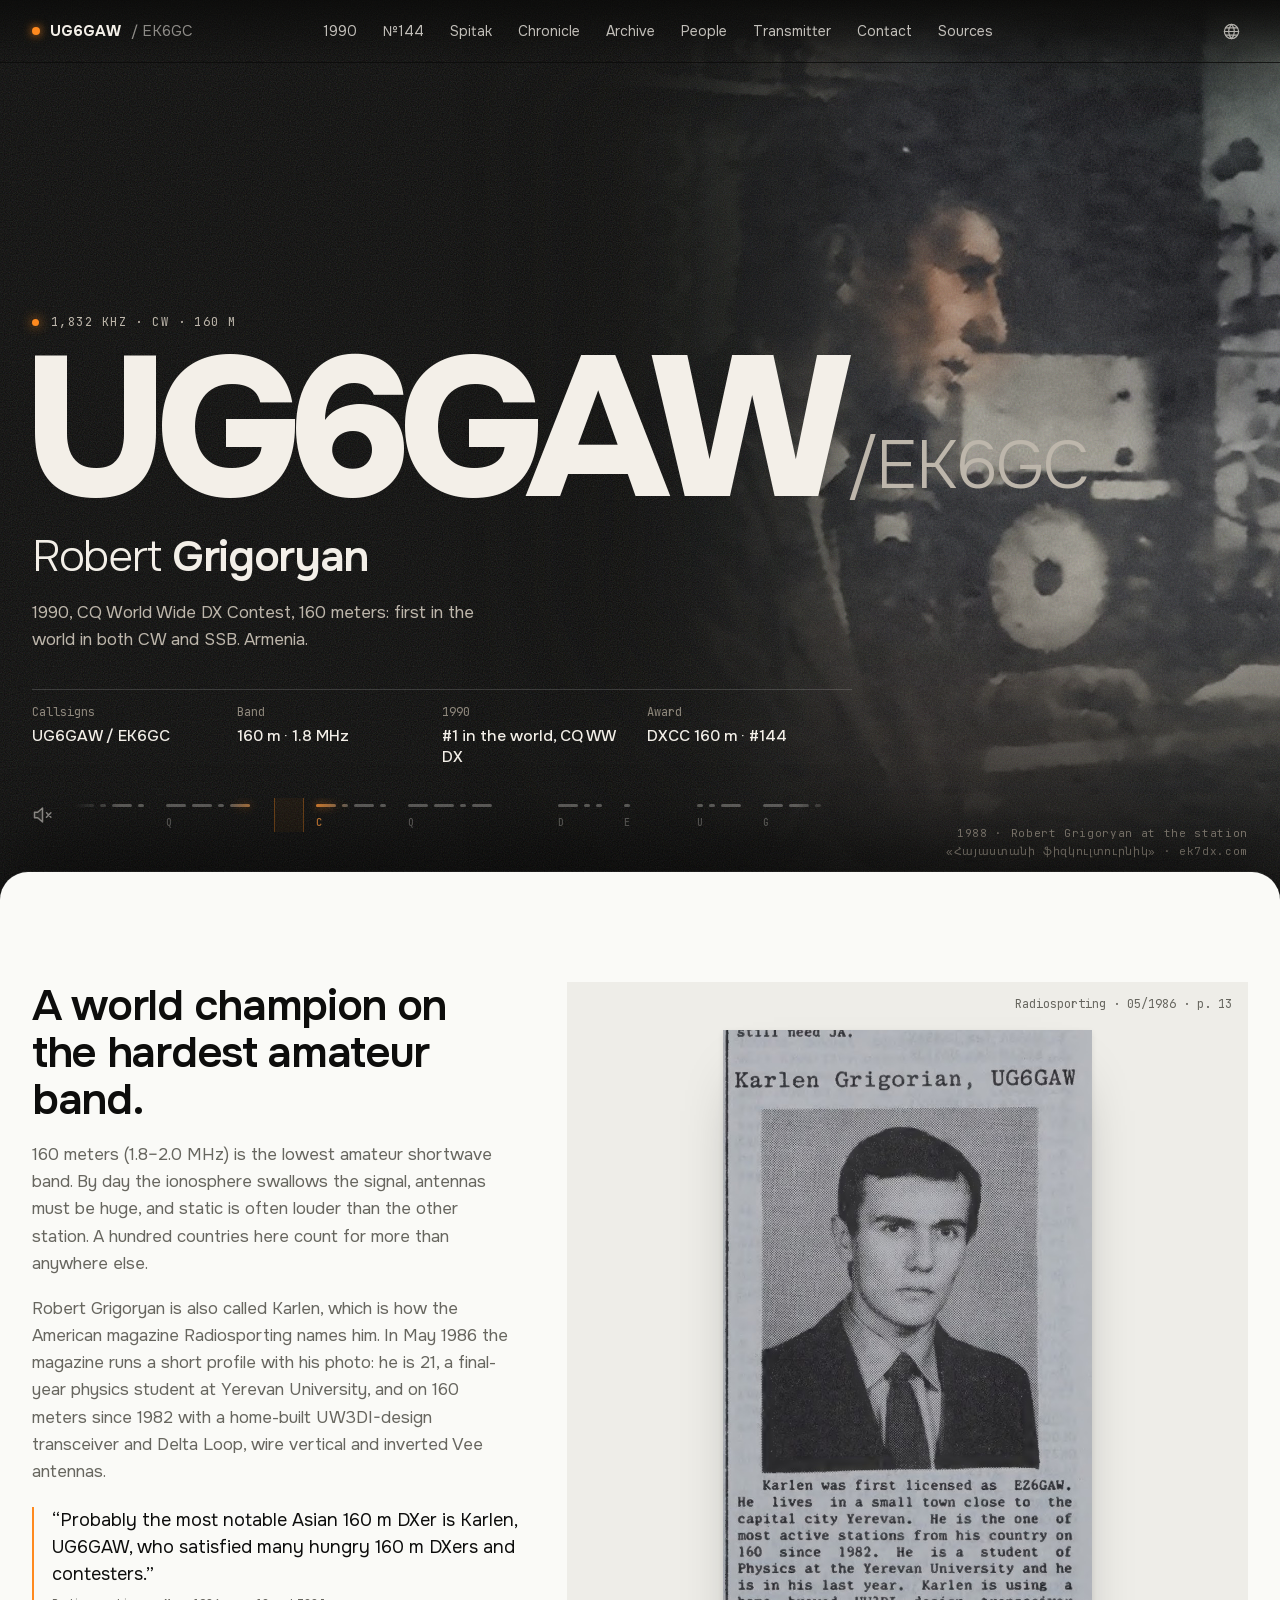
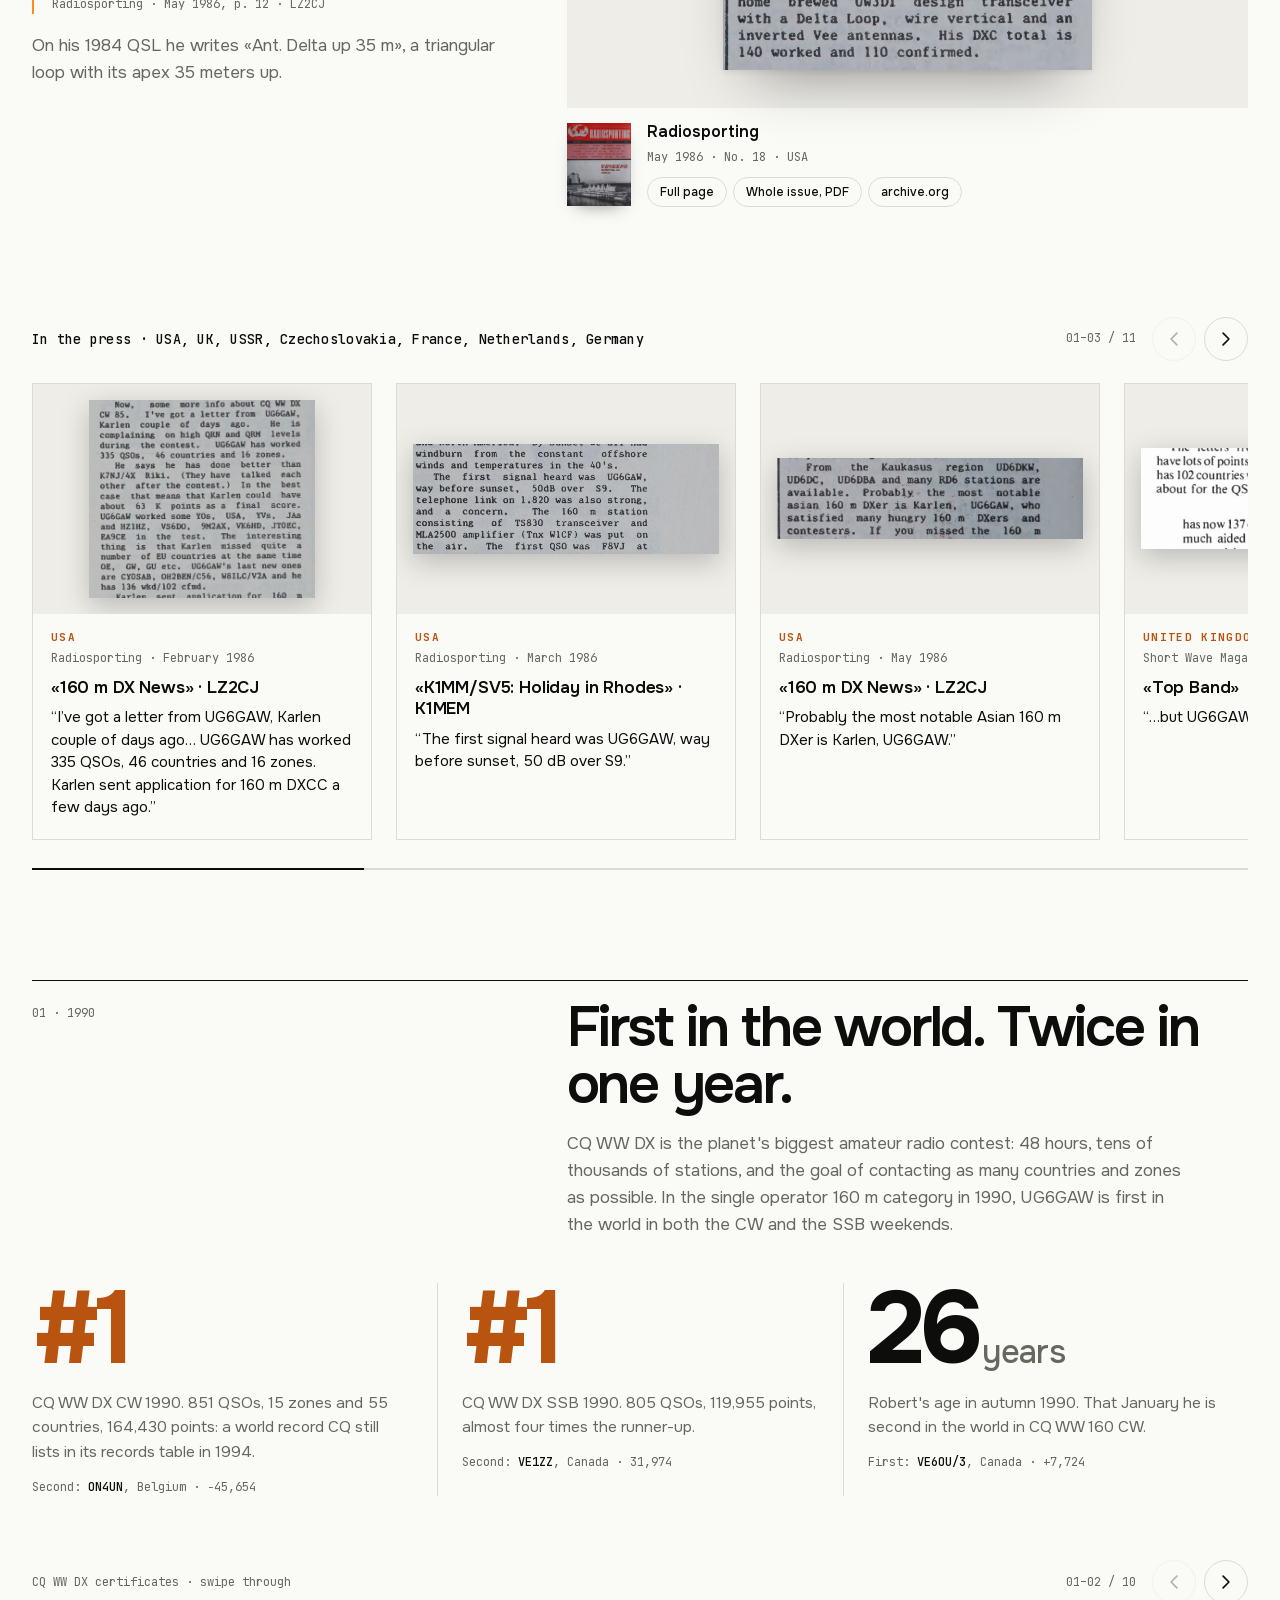
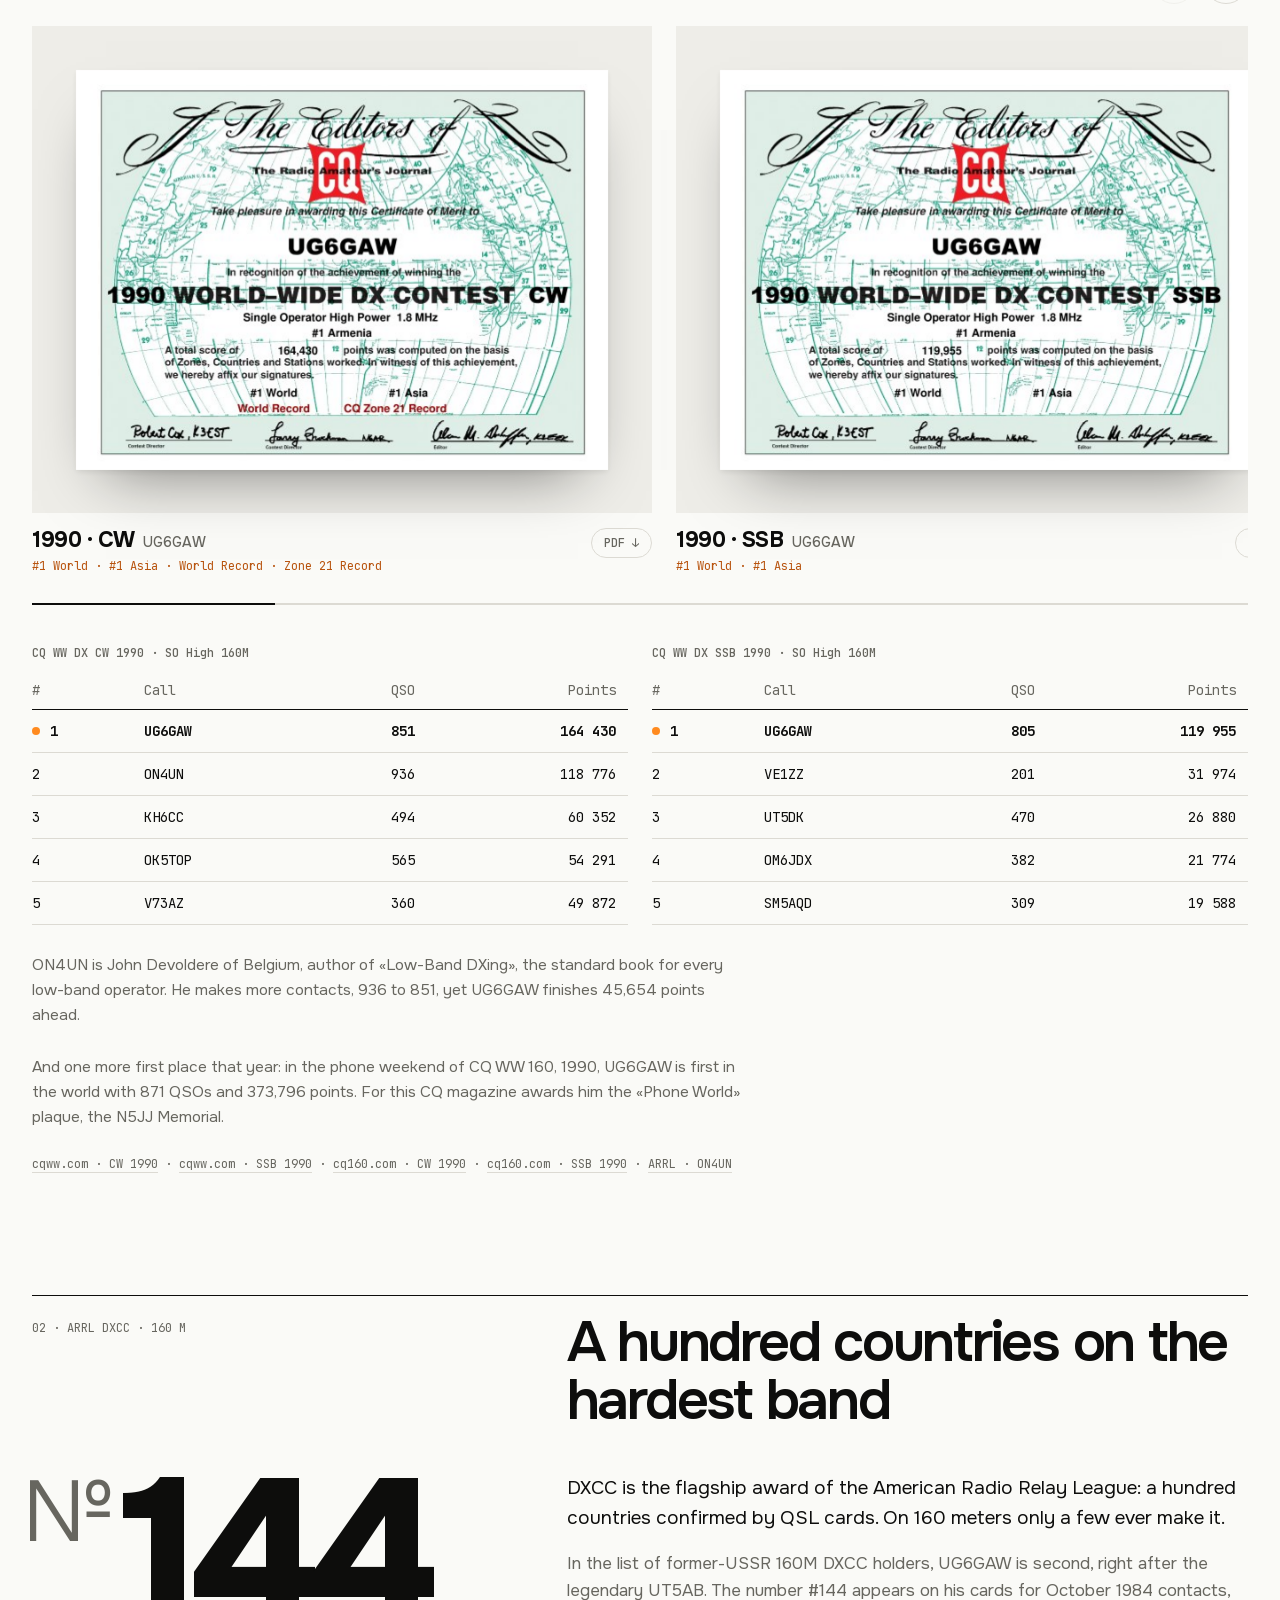
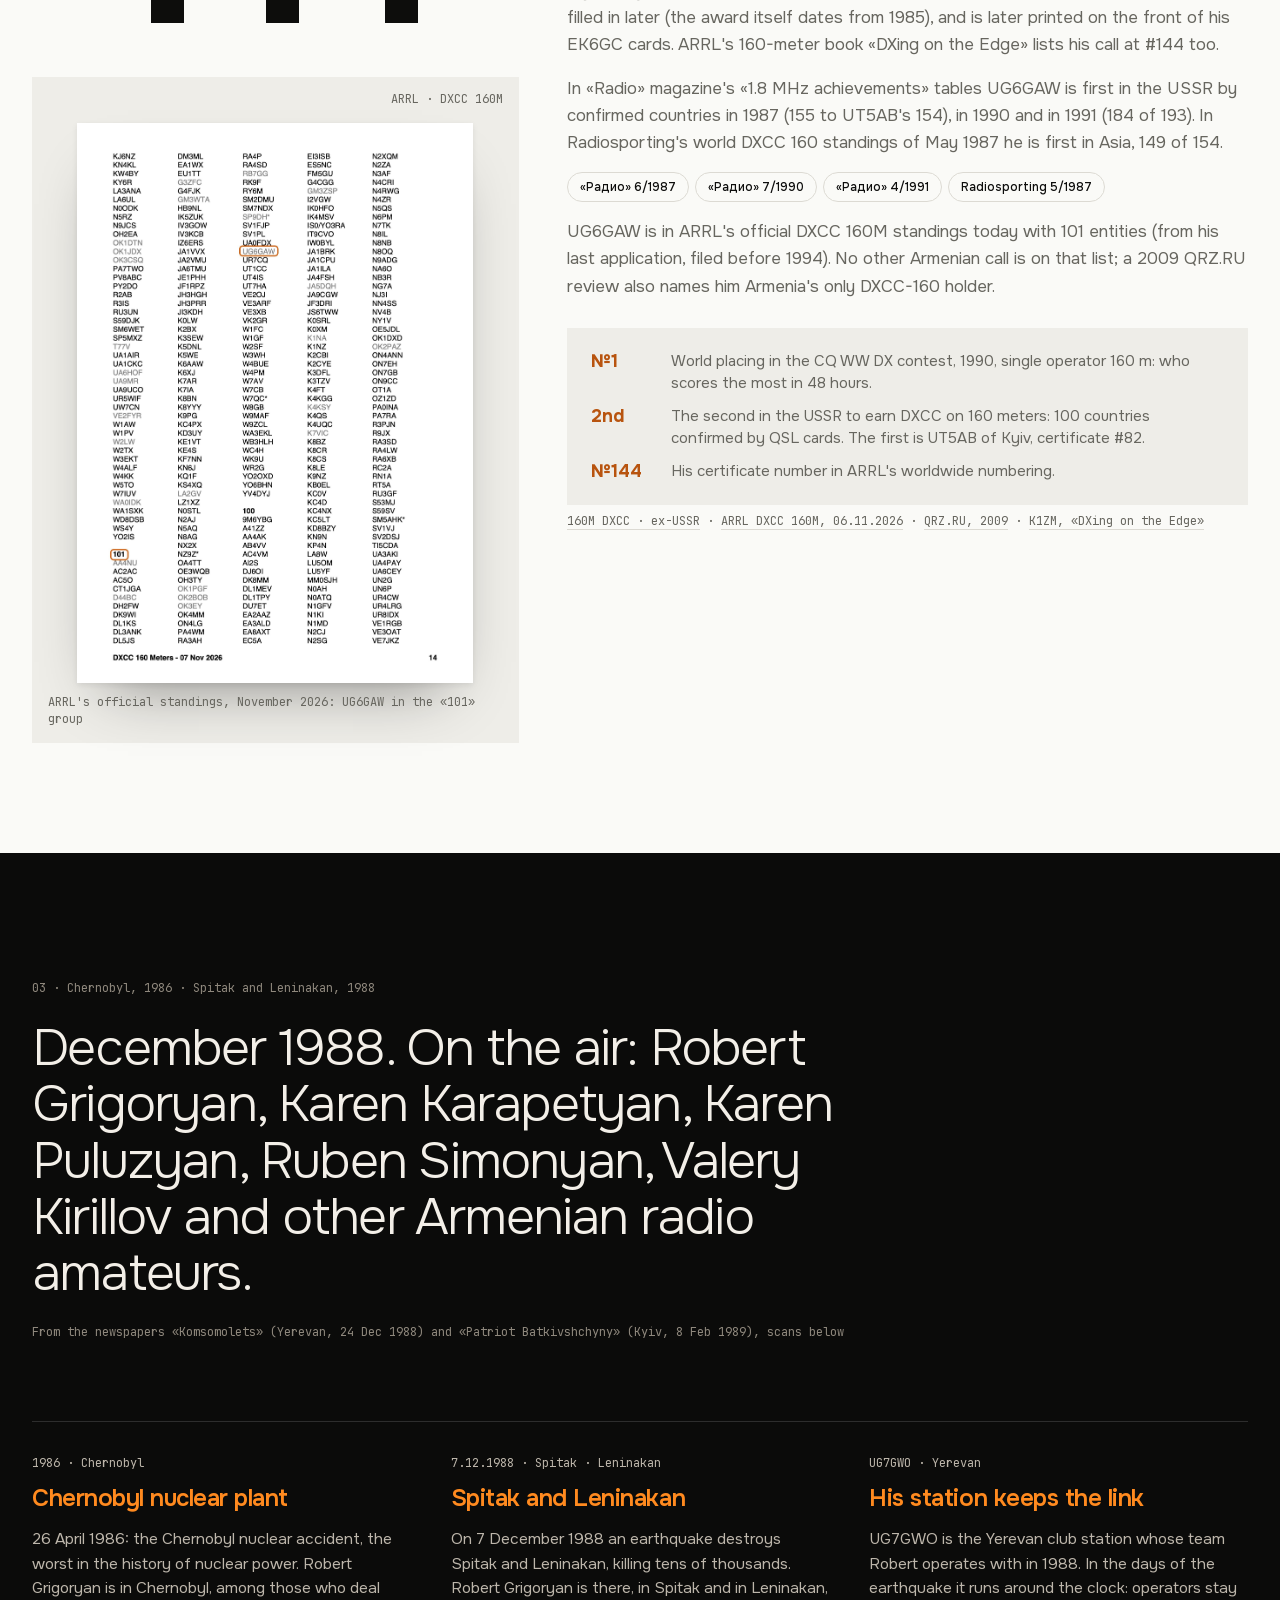
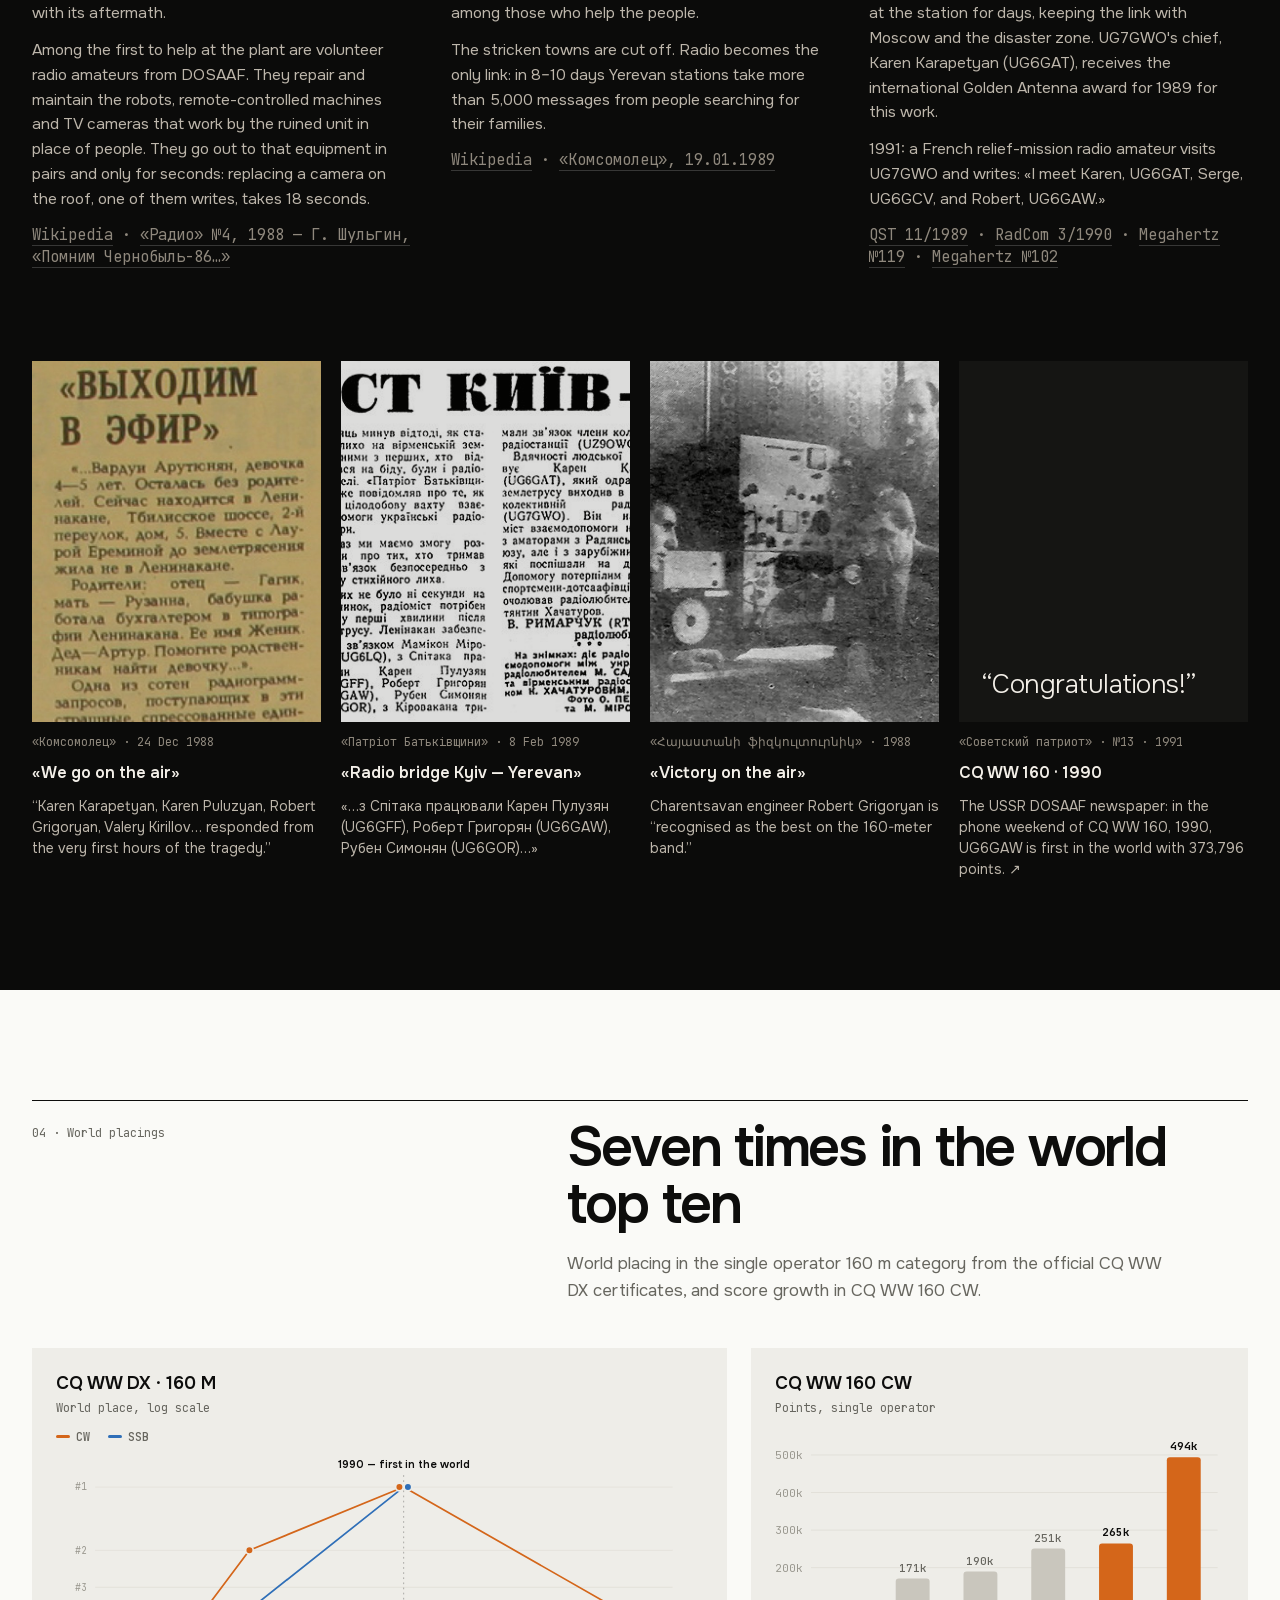
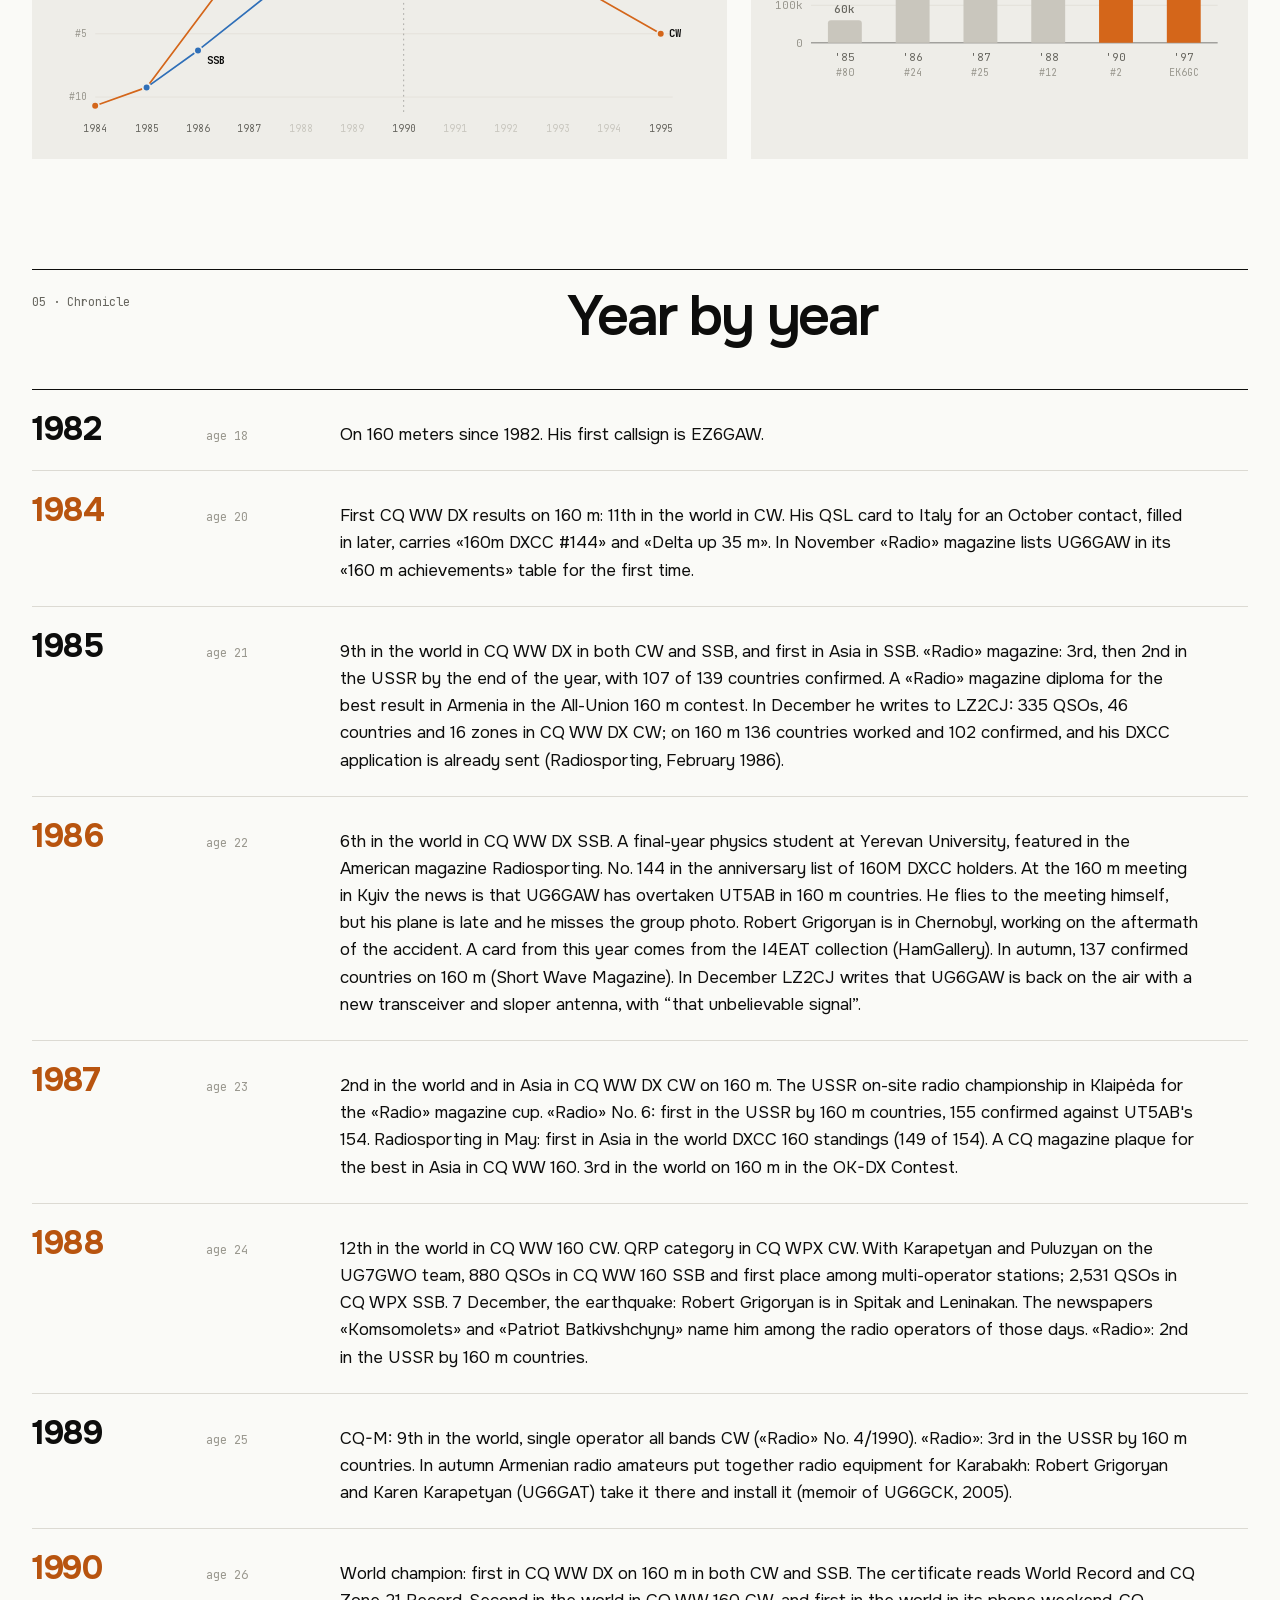
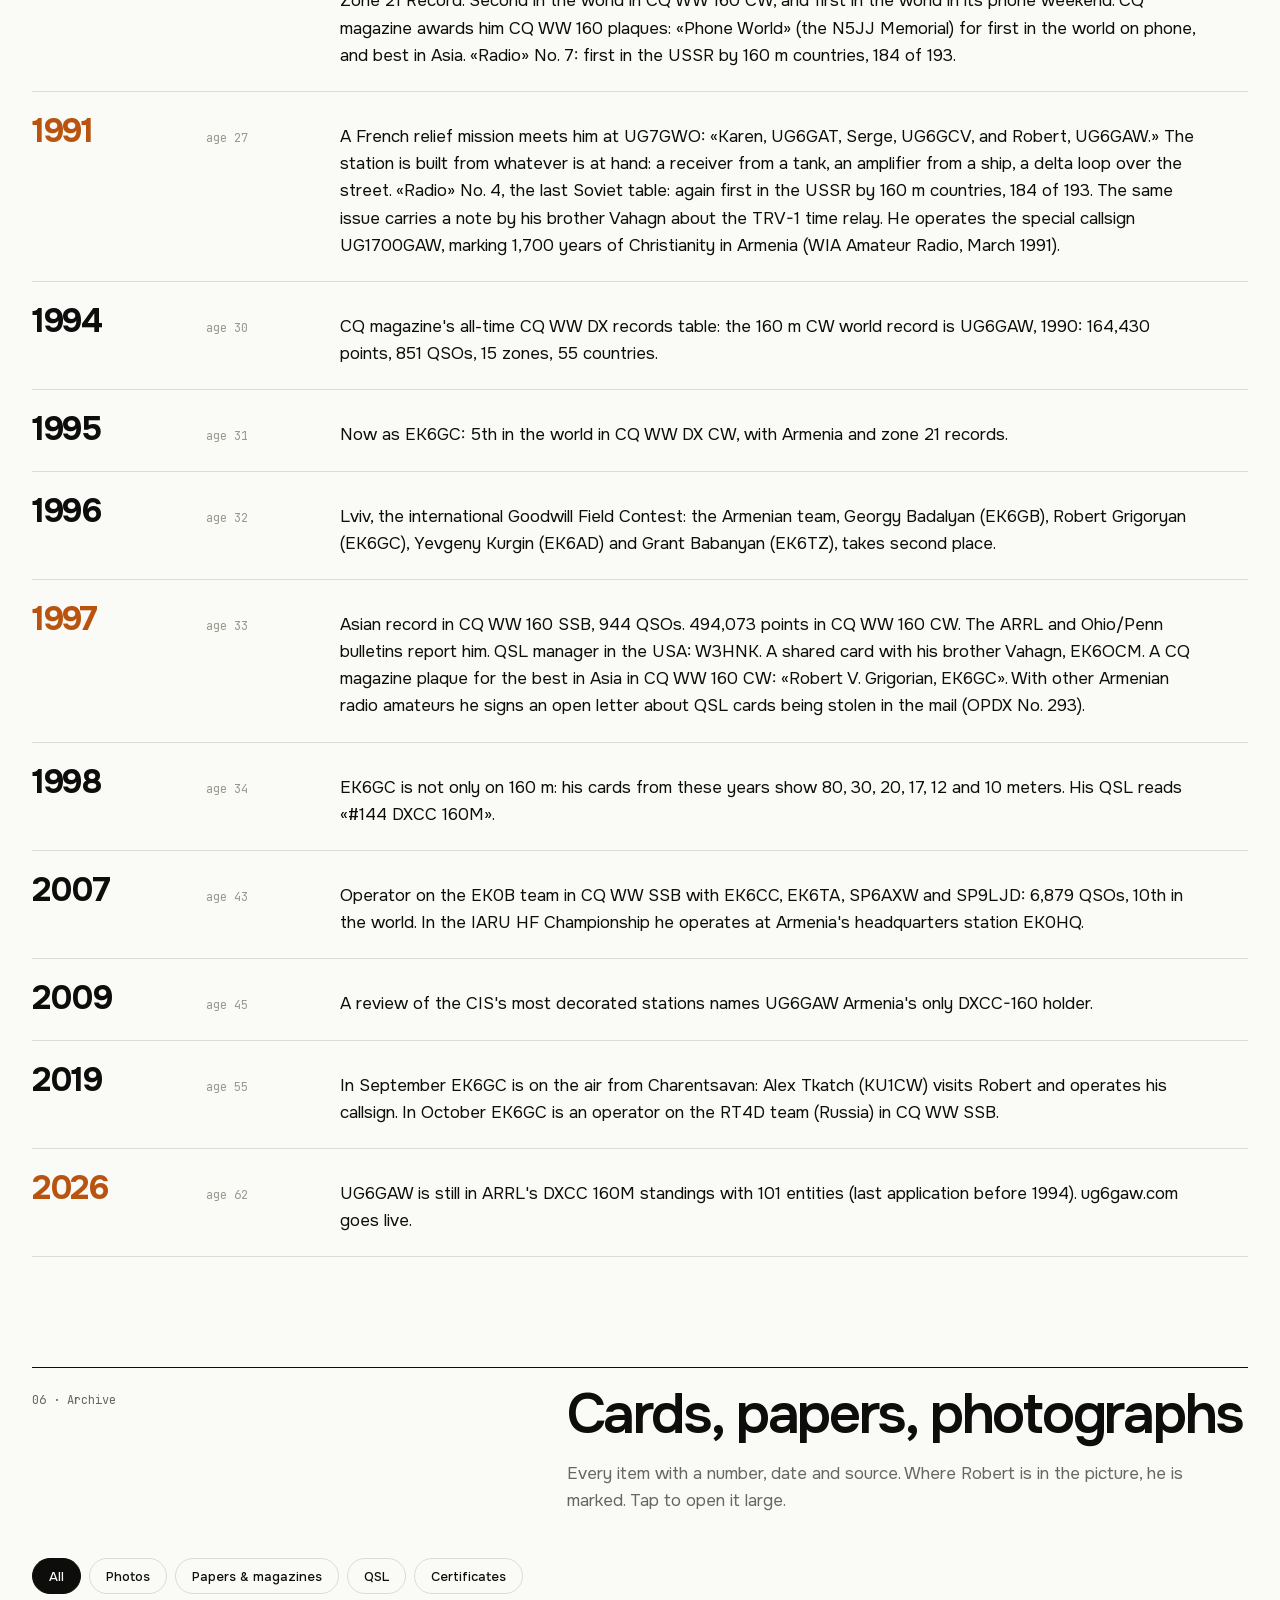
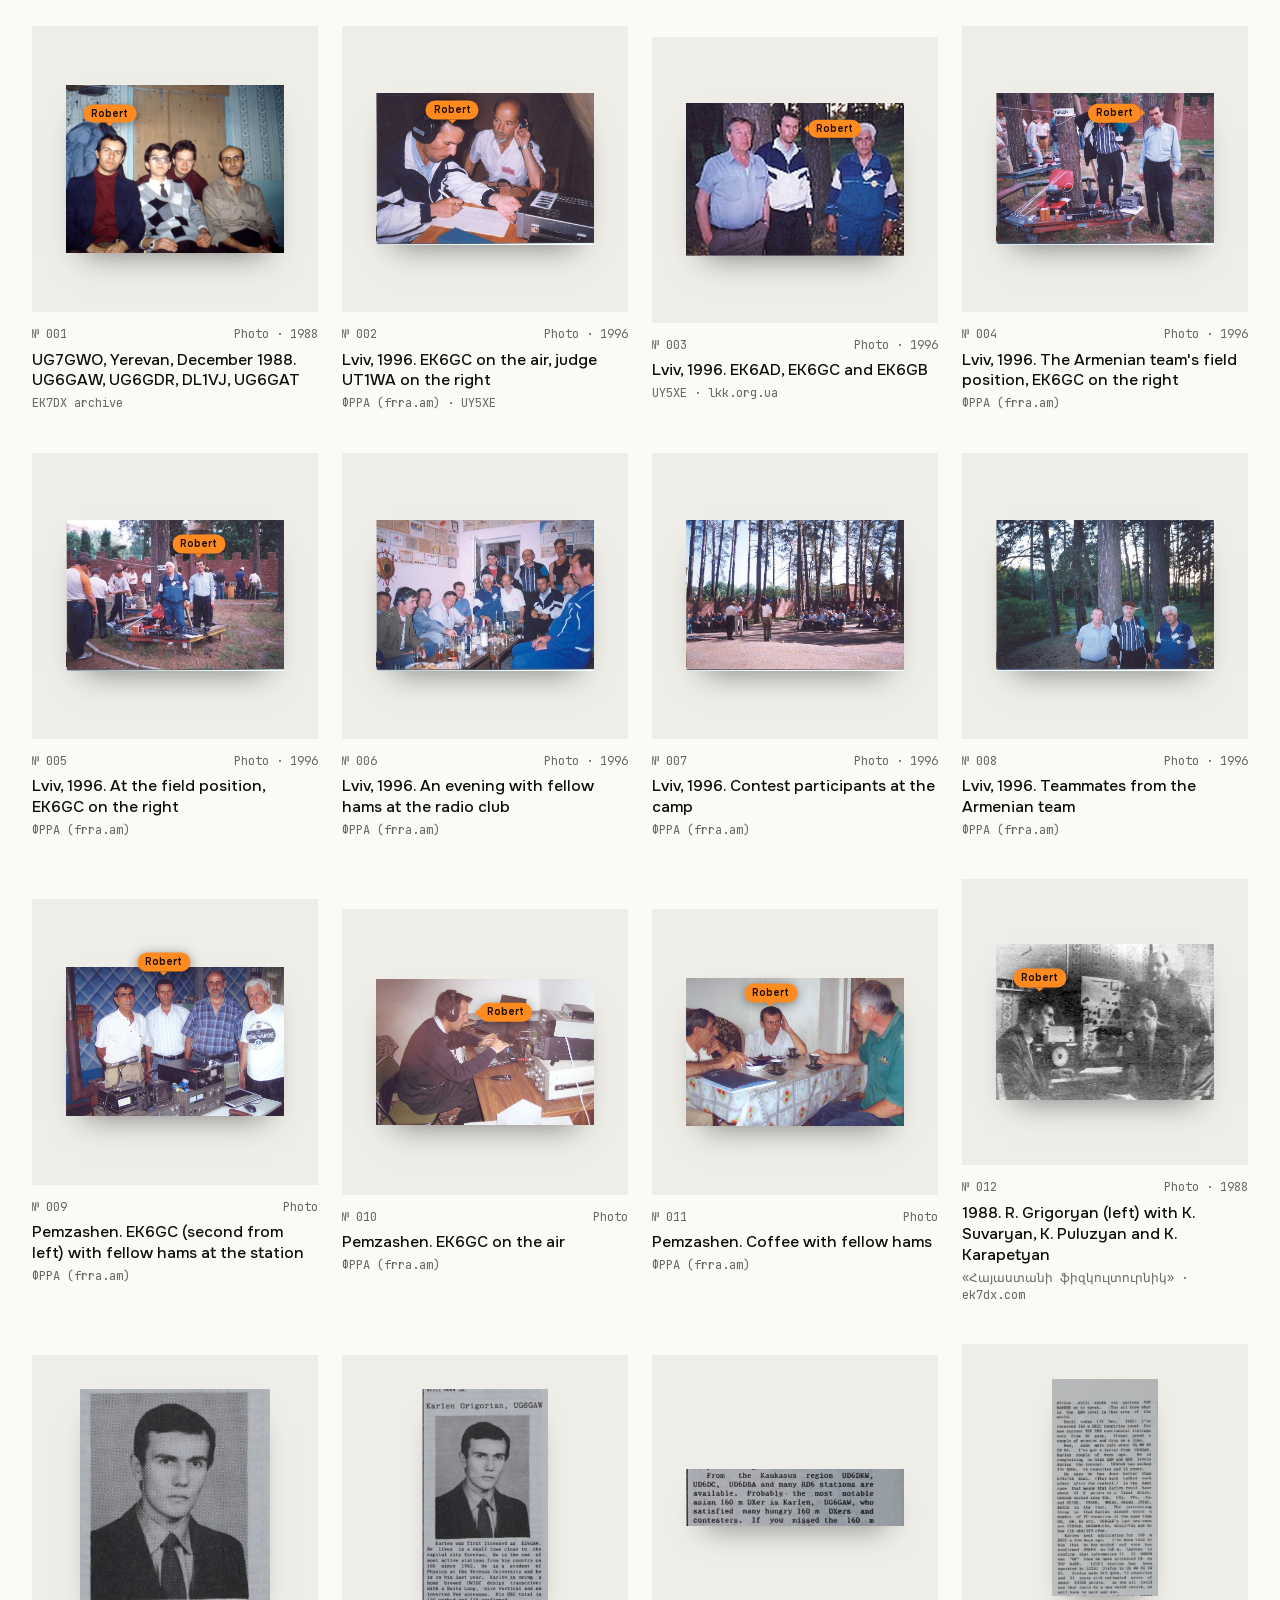
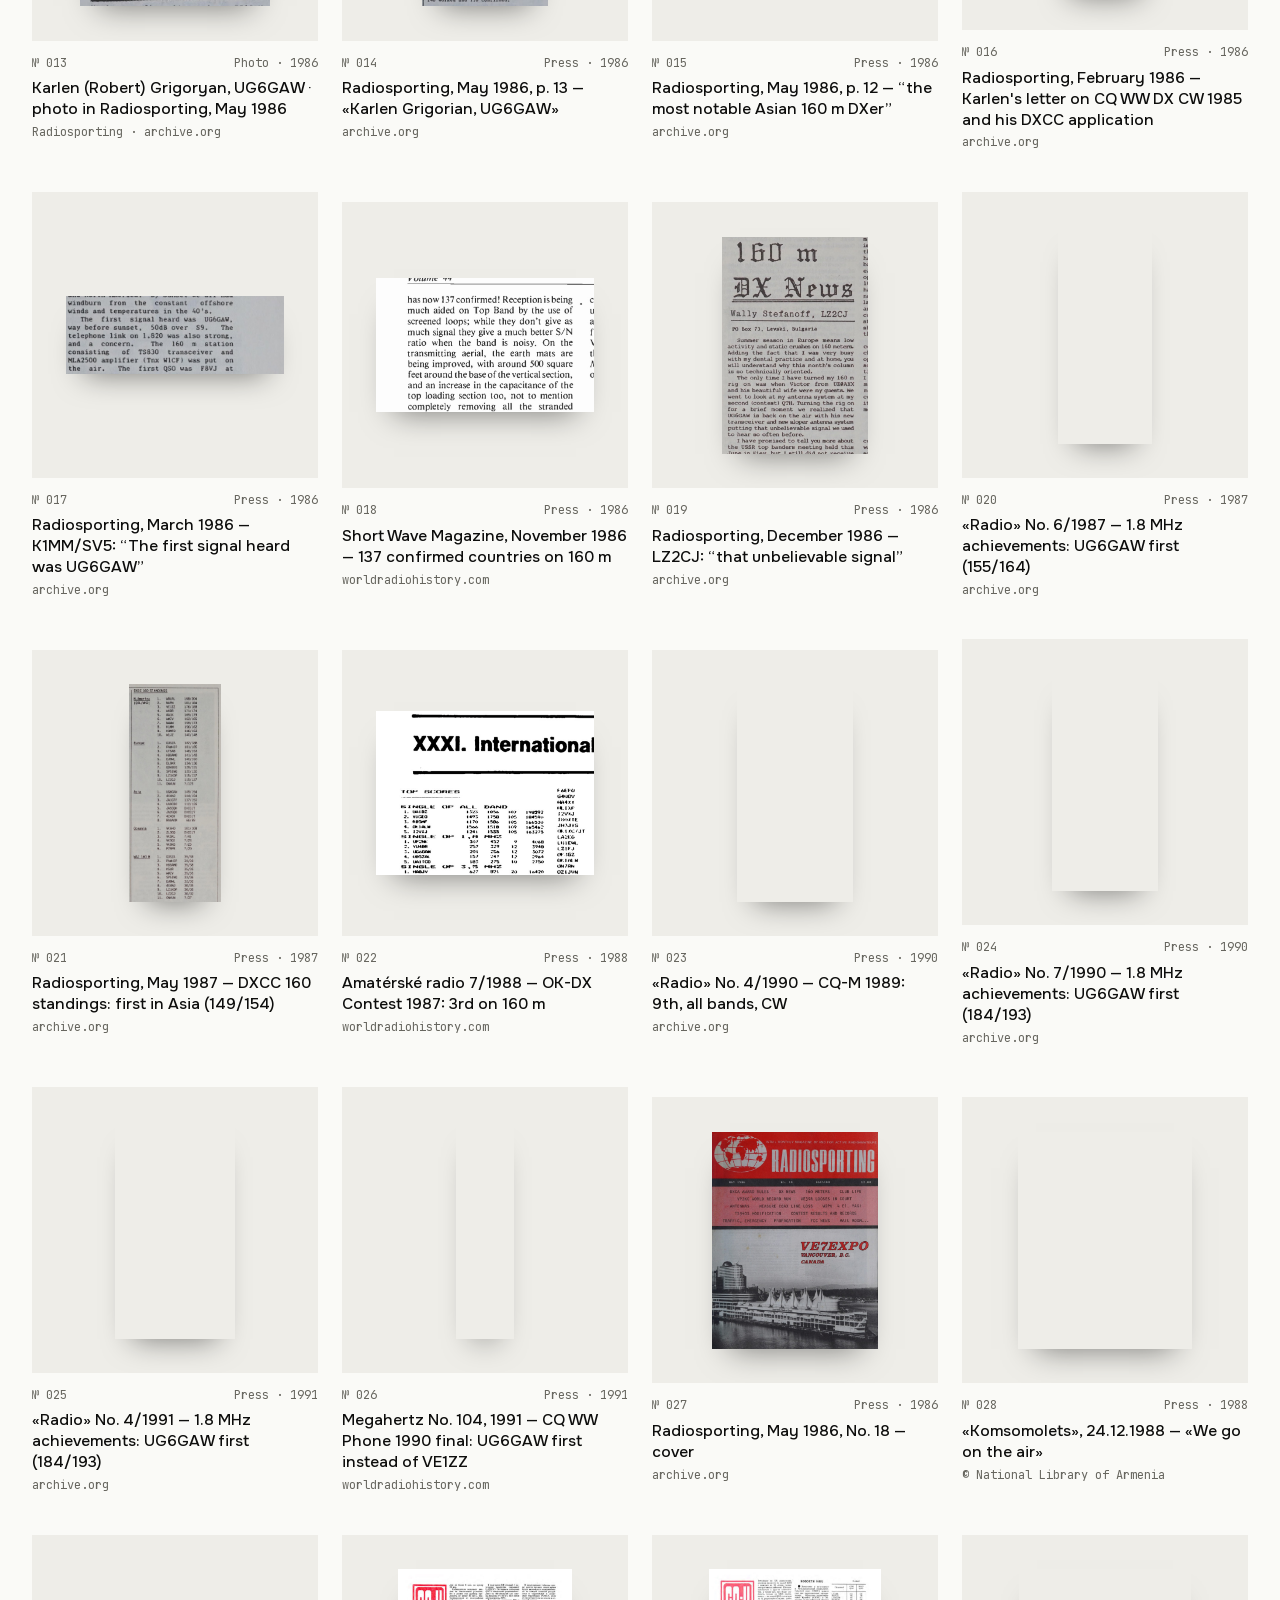
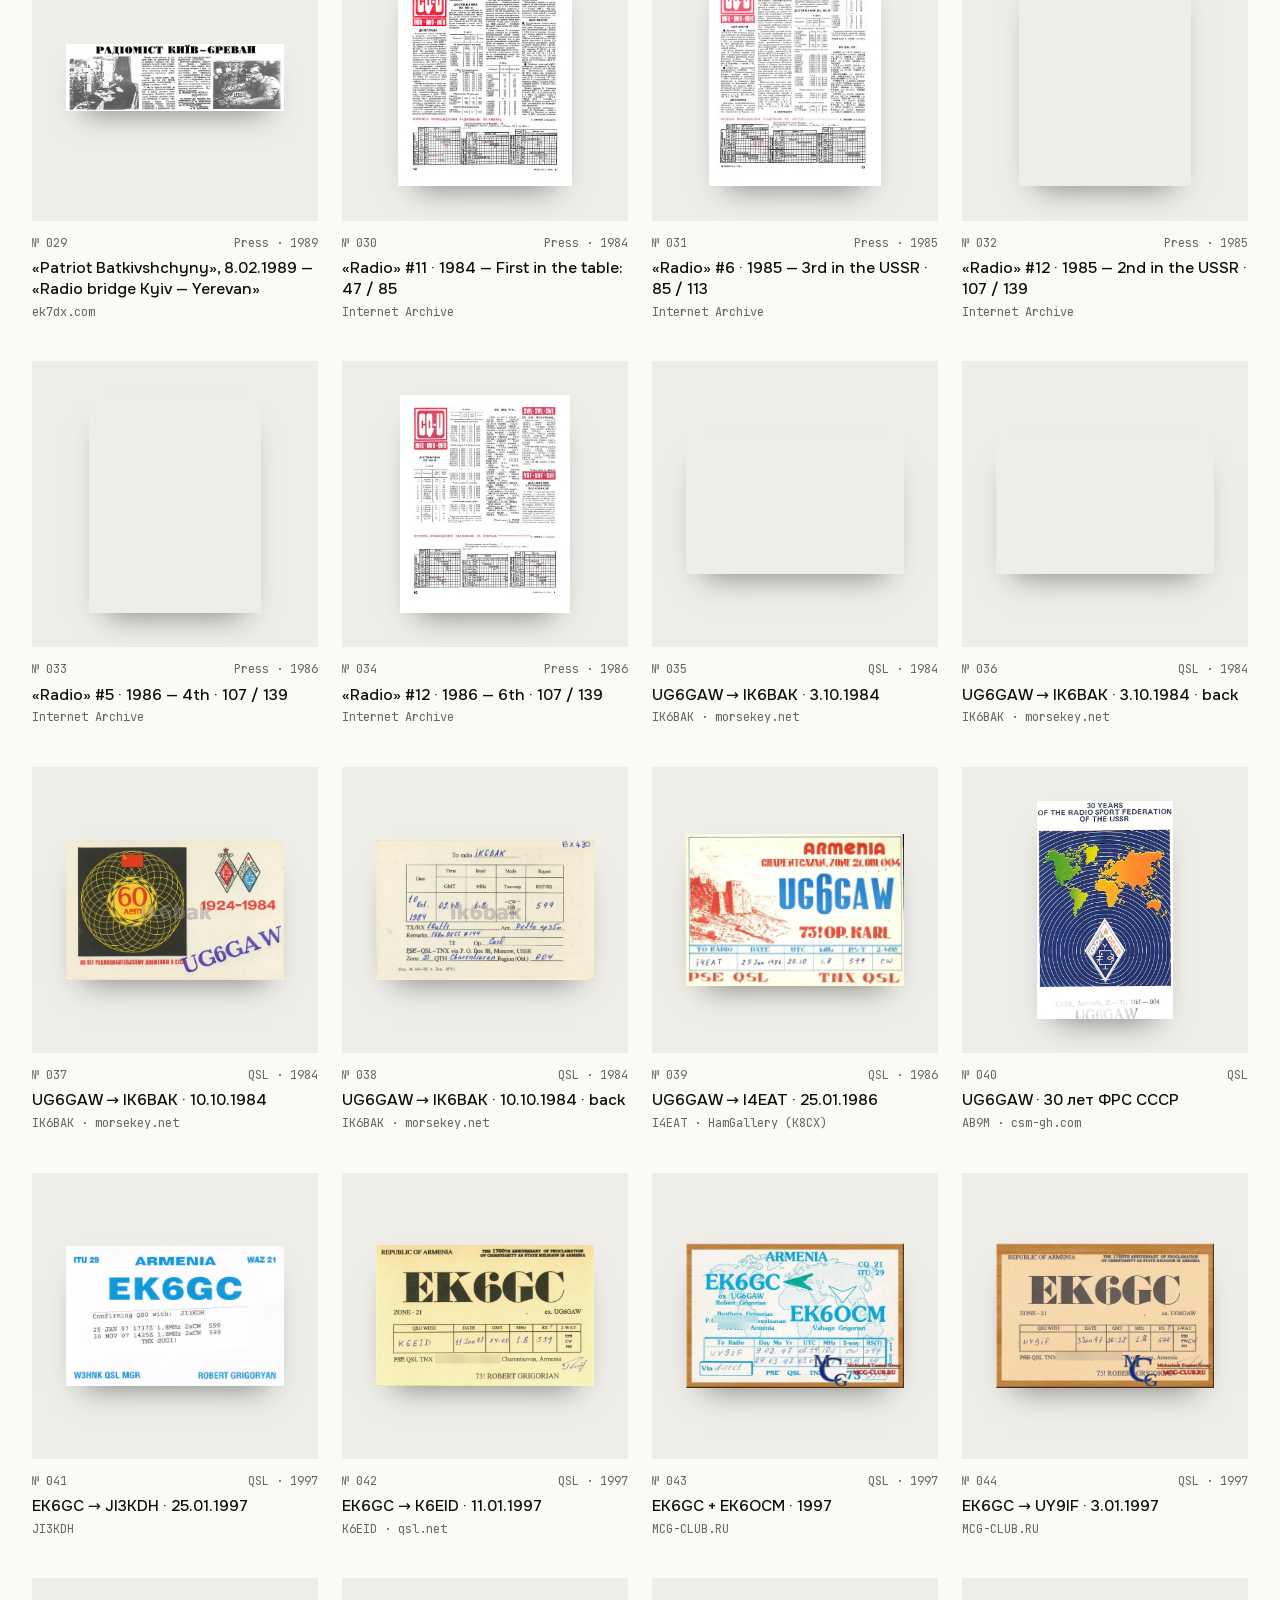
<file: index.html>
<!DOCTYPE html>
<html lang="ru" data-lang="ru">
<head>
<meta charset="utf-8">
<meta name="viewport" content="width=device-width,initial-scale=1,viewport-fit=cover">
<script>try{if(localStorage.getItem('ug6gaw-full')==='1'&&Math.min(screen.width,screen.height)<900){document.querySelector('meta[name=viewport]').setAttribute('content','width=1600');var R=document.documentElement;R.classList.add('full');R.style.setProperty('--k',(1600/Math.min(screen.width,screen.height)).toFixed(3))}}catch(e){}</script>
<title>Роберт Григорян · UG6GAW / EK6GC — радиолюбитель, Армения</title>
<meta name="description" content="Роберт Григорян (UG6GAW, ныне EK6GC) — радиолюбитель из Чаренцавана, Армения: чемпион мира CQ WW DX 1990 на 160 метрах, DXCC 160 №144. Robert Grigoryan, radio amateur.">
<link rel="alternate" hreflang="ru" href="https://ug6gaw.com/?lang=ru">
<link rel="alternate" hreflang="en" href="https://ug6gaw.com/?lang=en">
<link rel="alternate" hreflang="hy" href="https://ug6gaw.com/?lang=hy">
<link rel="alternate" hreflang="x-default" href="https://ug6gaw.com/">
<script>(function(){try{var m=/[?&]lang=(ru|en|hy)(?:&|$)/.exec(location.search),l=document.createElement('link');l.rel='canonical';l.id='canon';l.href='https://ug6gaw.com/'+(m?'?lang='+m[1]:'');document.head.appendChild(l);if(m){var r=document.documentElement;r.lang=m[1];r.dataset.lang=m[1]}}catch(e){}})()</script>
<script type="application/ld+json">
{"@context":"https://schema.org","@graph":[
{"@type":"Person","@id":"https://ug6gaw.com/#robert","name":"Robert Grigoryan","alternateName":["Роберт Григорян","Ռոբերտ Գրիգորյան","Robert Grigorian","Karlen","UG6GAW","EK6GC"],"description":"Radio amateur from Charentsavan, Armenia. Callsigns UG6GAW, now EK6GC. World champion on 160 meters in the CQ WW DX Contest 1990, ARRL DXCC 160 #144.","nationality":{"@type":"Country","name":"Armenia"},"knowsAbout":["Amateur radio","160-meter band","CW","Radiosport"],"image":"https://ug6gaw.com/img/hero/fizk-1988.jpg","url":"https://ug6gaw.com/","sameAs":["https://www.qrz.ru/EK6GC","https://ek6gc.com/"]},
{"@type":"WebSite","@id":"https://ug6gaw.com/#site","url":"https://ug6gaw.com/","name":"UG6GAW / EK6GC","inLanguage":["ru","en","hy"],"about":{"@id":"https://ug6gaw.com/#robert"}}
]}
</script>
<meta name="theme-color" content="#0b0b0a">
<meta property="og:title" content="UG6GAW / EK6GC · Robert Grigoryan">
<meta property="og:description" content="Robert Grigoryan, UG6GAW / EK6GC. Radio amateur from Armenia, 160 meters. CQ World Wide DX Contest 1990.">
<meta property="og:image" content="https://ug6gaw.com/img/hero/fizk-1988.jpg">
<meta property="og:url" content="https://ug6gaw.com/">
<meta property="og:type" content="profile">
<meta property="og:locale" content="ru_RU">
<meta property="og:locale:alternate" content="en_US">
<meta property="og:locale:alternate" content="hy_AM">
<meta name="twitter:card" content="summary_large_image">
<link rel="icon" href="data:image/svg+xml,%3Csvg xmlns='http://www.w3.org/2000/svg' viewBox='0 0 32 32'%3E%3Crect width='32' height='32' rx='7' fill='%230b0b0a'/%3E%3Ccircle cx='16' cy='16' r='6' fill='%23ff8a1f'/%3E%3C/svg%3E">
<link rel="stylesheet" href="fonts/v2.css">
<link rel="stylesheet" href="fonts/fonts.css">
<style>
:root{--bg:#fafaf7;--plinth:#eeede8;--plinth2:#e6e4dd;--ink:#0d0d0c;--ink2:#67665f;--ink3:#9a988f;--rule:#dcdad3;--night:#0b0b0a;--night2:#151513;--light:#f3efe8;--light2:#bdb6ab;--light3:#8f887d;--amber:#ff8a1f;--amber-ink:#b8540f;--cw:#d4661a;--ssb:#2f6fb8;
  --sans:"Onest","Noto Sans Armenian",system-ui,-apple-system,"Segoe UI",sans-serif;--mono:"JetBrains Mono",ui-monospace,Menlo,monospace}
*{box-sizing:border-box}
html{-webkit-text-size-adjust:100%;scroll-behavior:smooth;scroll-padding-top:70px}
body{margin:0;background:var(--bg);color:var(--ink);font:400 17px/1.6 var(--sans);-webkit-font-smoothing:antialiased;text-rendering:optimizeLegibility}
body.locked{overflow:hidden}
img{display:block;max-width:100%;height:auto}
a{color:inherit}
button{font:inherit;color:inherit}
html:not([data-lang="ru"]) .l-ru,html:not([data-lang="en"]) .l-en,html:not([data-lang="hy"]) .l-hy{display:none !important}
.wrap{max-width:1320px;margin:0 auto;padding:0 32px}
.m{font:400 12px/1.45 var(--mono);color:var(--ink2)}
.m b{font-weight:500;color:var(--ink)}
.sr{position:absolute;width:1px;height:1px;overflow:hidden;clip:rect(0 0 0 0)}
section{position:relative}
@keyframes bl{0%,60%{opacity:1}70%,100%{opacity:.25}}

/* ---------- header ---------- */
header{position:fixed;inset:0 0 auto;z-index:30;color:var(--light);transition:background .3s,color .3s,border-color .3s;border-bottom:1px solid transparent}
header:not(.solid){background:linear-gradient(180deg,rgba(11,11,10,.8),rgba(11,11,10,0))}
header.dk{background:rgba(11,11,10,.92);-webkit-backdrop-filter:blur(14px);backdrop-filter:blur(14px);border-color:rgba(255,255,255,.08)}
header.solid{background:rgba(250,250,247,.92);-webkit-backdrop-filter:blur(14px);backdrop-filter:blur(14px);color:var(--ink);border-color:var(--rule)}
header .wrap{display:grid;grid-template-columns:auto 1fr auto;align-items:center;gap:24px;height:62px}
.brand{display:flex;align-items:center;gap:10px;font:700 15px var(--sans);text-decoration:none;white-space:nowrap}
.brand i{width:8px;height:8px;border-radius:50%;background:var(--amber);box-shadow:0 0 10px var(--amber);animation:bl 1.6s infinite}
.brand em{font-style:normal;font-weight:400;opacity:.55}

.nav{display:flex;justify-content:center;gap:26px;font-size:14px}
.nav a{text-decoration:none;opacity:.78;transition:opacity .2s}
.nav a:hover{opacity:1}
.hr{display:flex;align-items:center;gap:10px}
.fullbtn{display:none;align-items:center;gap:7px;height:36px;padding:0 14px;border:1px solid rgba(140,136,128,.45);border-radius:999px;background:none;color:inherit;font:500 12.5px/1 var(--sans);white-space:nowrap;cursor:pointer;-webkit-appearance:none;appearance:none;-webkit-tap-highlight-color:transparent}
.fullbtn svg{width:14px;height:14px;flex:none}
.mobbtn{display:none}
html.full .grain{display:none}
html.full .hero .photo{animation:none;transform:scale(1.04)}
html.full .hero .in{will-change:auto}
.totop{position:fixed;z-index:35;right:calc(18px*var(--k,1));bottom:calc(18px*var(--k,1));width:calc(42px*var(--k,1));height:calc(42px*var(--k,1));padding:0;border:1px solid rgba(255,255,255,.16);border-radius:50%;background:rgba(18,17,16,.78);-webkit-backdrop-filter:blur(10px);backdrop-filter:blur(10px);color:var(--light);cursor:pointer;-webkit-appearance:none;appearance:none;-webkit-tap-highlight-color:transparent;box-shadow:0 6px 24px rgba(0,0,0,.22);opacity:0;visibility:hidden;transform:translateY(10px);transition:opacity .3s,transform .3s,visibility .3s,background .2s}
.totop.on{opacity:1;visibility:visible;transform:none}
.totop svg{position:absolute;left:50%;top:50%;width:calc(18px*var(--k,1));height:calc(18px*var(--k,1));transform:translate(-50%,-50%);display:block}
@media (hover:hover){.totop:hover{background:rgba(11,11,10,.95)}}
body.locked .totop{opacity:0;visibility:hidden}
@media (max-width:640px){.totop{right:14px;bottom:14px;width:40px;height:40px}}
html.full .mobbtn{display:flex;align-items:center;gap:calc(8px*var(--k,1));position:fixed;z-index:40;left:50%;bottom:calc(16px*var(--k,1));transform:translateX(-50%);height:calc(40px*var(--k,1));padding:0 calc(18px*var(--k,1));border:1px solid rgba(255,255,255,.22);border-radius:999px;background:rgba(11,11,10,.86);-webkit-backdrop-filter:blur(10px);backdrop-filter:blur(10px);color:var(--light);font:500 calc(14px*var(--k,1))/1 var(--sans);white-space:nowrap;cursor:pointer;box-shadow:0 8px 30px rgba(0,0,0,.3)}
html.full .mobbtn svg{width:calc(15px*var(--k,1));height:calc(15px*var(--k,1))}
.sheet .langs{margin-top:30px}
.sheet .langs p{font:400 11px var(--mono);letter-spacing:.14em;text-transform:uppercase;color:var(--light3);margin:0 0 12px}
.sheet .langs .sl{display:flex;flex-wrap:wrap;gap:8px}
.sheet .langs button{display:flex;align-items:center;gap:10px;height:44px;padding:0 16px;border:1px solid rgba(255,255,255,.14);border-radius:999px;background:none;color:var(--light2);font:500 15px var(--sans);cursor:pointer;-webkit-appearance:none;appearance:none}
.sheet .langs button svg{display:block;width:20px;height:14px;border-radius:2px;box-shadow:0 0 0 .5px rgba(0,0,0,.35)}
.sheet .langs button[aria-pressed="true"]{border-color:rgba(243,239,232,.75);color:var(--light);background:rgba(255,255,255,.05)}
.flags{display:flex;align-items:center;gap:14px;padding:0 4px}
.flags button{position:relative;display:block;border:0;background:none;cursor:pointer;padding:8px 0;opacity:.42;filter:saturate(.55);transition:opacity .25s,filter .25s,transform .25s}
.flags button svg{display:block;width:18px;height:12px;border-radius:2px;box-shadow:0 0 0 .5px rgba(0,0,0,.35),0 1px 3px rgba(0,0,0,.25)}

.flags button:hover{opacity:.8;filter:none}
.flags button[aria-pressed="true"]{opacity:1;filter:none}
.lang{position:relative;flex:none;width:126px;height:34px}
.globe{position:absolute;right:0;top:0;width:34px;height:34px;padding:0;border:0;background:none;color:inherit;opacity:.7;cursor:pointer;-webkit-appearance:none;appearance:none;-webkit-tap-highlight-color:transparent;transition:opacity .25s,transform .5s cubic-bezier(.2,.8,.2,1)}
.globe svg{position:absolute;left:50%;top:50%;width:19px;height:19px;margin:-9.5px 0 0 -9.5px;display:block;transition:transform .6s cubic-bezier(.2,.8,.2,1)}
@media (hover:hover){.globe:hover{opacity:1}}
.globe:focus-visible{outline:1px solid currentColor;outline-offset:2px;border-radius:50%}
.lang.open .globe{opacity:1;transform:translateX(-92px)}
.lang.open .globe svg{transform:rotate(-30deg)}
.lang .flags{position:absolute;right:0;top:0;height:34px;width:92px;box-sizing:border-box;justify-content:flex-end;padding:0 4px 0 6px;-webkit-clip-path:inset(0 0 0 100%);clip-path:inset(0 0 0 100%);opacity:0;visibility:hidden;transition:clip-path .5s cubic-bezier(.2,.8,.2,1),-webkit-clip-path .5s cubic-bezier(.2,.8,.2,1),opacity .2s,visibility 0s .5s}
.lang.open .flags{-webkit-clip-path:inset(-6px -6px -6px 0);clip-path:inset(-6px -6px -6px 0);opacity:1;visibility:visible;transition:clip-path .5s cubic-bezier(.2,.8,.2,1),-webkit-clip-path .5s cubic-bezier(.2,.8,.2,1),opacity .3s .08s,visibility 0s}
@media (prefers-reduced-motion:reduce){.lang .flags,.lang.open .flags,.globe,.globe svg{transition:none}}

.menubtn{display:none;position:relative;flex:none;width:36px;height:36px;padding:0;border:1px solid rgba(140,136,128,.45);border-radius:50%;background:none;color:inherit;cursor:pointer;-webkit-appearance:none;appearance:none;-webkit-tap-highlight-color:transparent;transition:border-color .25s,background .25s}
.menubtn span{position:absolute;left:50%;top:50%;height:2px;margin:-1px 0 0 -7px;border-radius:2px;background:currentColor;transition:transform .35s cubic-bezier(.2,.8,.2,1),width .35s cubic-bezier(.2,.8,.2,1)}
.menubtn span:nth-child(1){width:14px;transform:translateY(-3px)}
.menubtn span:nth-child(2){display:none}
.menubtn span:nth-child(3){width:8px;transform:translateY(3px)}
@media (hover:hover){.menubtn:hover span:nth-child(3){width:14px}}
.menubtn[aria-expanded="true"]{border-color:rgba(243,239,232,.6);background:rgba(255,255,255,.06)}
.menubtn[aria-expanded="true"] span:nth-child(1){transform:rotate(45deg)}
.menubtn[aria-expanded="true"] span:nth-child(3){width:14px;transform:rotate(-45deg)}
.sheet{position:fixed;inset:62px 0 0;z-index:29;background:var(--night);color:var(--light);padding:18px 24px 40px;overflow:auto;opacity:0;visibility:hidden;transition:opacity .25s,visibility .25s}
.sheet.open{opacity:1;visibility:visible}
.sheet a{display:flex;gap:16px;align-items:baseline;padding:14px 0;border-bottom:1px solid rgba(255,255,255,.1);font:500 24px/1.2 var(--sans);text-decoration:none;letter-spacing:-.02em}
.sheet a small{font:400 11px var(--mono);color:var(--amber);min-width:22px}

/* ---------- hero (night) ---------- */
.hero{background:var(--night);color:var(--light);min-height:min(100svh,940px);display:flex;align-items:flex-end;overflow:hidden;isolation:isolate;position:sticky;top:var(--ht,0px);z-index:0}
.hero.gone{visibility:hidden}
.hero .dim{position:absolute;inset:0;z-index:6;background:#0b0b0a;opacity:0;pointer-events:none}
main{position:relative;z-index:1;background:var(--bg);border-radius:28px 28px 0 0;margin-top:-28px;box-shadow:0 -1px 0 rgba(255,255,255,.06),0 -30px 70px rgba(0,0,0,.45)}
footer{position:relative;z-index:1}
.hero .photos{position:absolute;top:0;bottom:0;right:0;width:64%;z-index:-2;overflow:hidden;
  -webkit-mask-image:linear-gradient(90deg,transparent 0,#000 48%),linear-gradient(0deg,transparent 0,#000 34%,#000 88%,transparent 100%);mask-image:linear-gradient(90deg,transparent 0,#000 48%),linear-gradient(0deg,transparent 0,#000 34%,#000 88%,transparent 100%);-webkit-mask-composite:source-in;mask-composite:intersect}
.hero .photo{position:absolute;inset:0;background:url(img/hero/fizk-1988.jpg) 46% 20%/cover no-repeat;opacity:.78;animation:kb 26s ease-in-out infinite alternate}
@keyframes kb{from{transform:scale(1.02)}to{transform:scale(1.09)}}
.grain{position:absolute;inset:-50%;z-index:-1;opacity:.16;pointer-events:none;background-image:url("data:image/svg+xml,%3Csvg xmlns='http://www.w3.org/2000/svg' width='180' height='180'%3E%3Cfilter id='n'%3E%3CfeTurbulence type='fractalNoise' baseFrequency='.85' numOctaves='2' stitchTiles='stitch'/%3E%3C/filter%3E%3Crect width='180' height='180' filter='url(%23n)'/%3E%3C/svg%3E");animation:gr 1.2s steps(4) infinite}
@keyframes gr{0%{transform:translate(0,0)}25%{transform:translate(-3%,2%)}50%{transform:translate(2%,-3%)}75%{transform:translate(-2%,-1%)}}
.hero .in{position:relative;width:100%;padding-top:130px;padding-bottom:68px;transform-origin:50% 100%;will-change:transform}
.call .now{position:relative}
.ant{position:absolute;left:58%;bottom:100%;width:1.2em;margin-bottom:.2em;transform:translateX(-50%);pointer-events:none;line-height:0}
.ant svg{display:block;width:100%;height:auto;overflow:visible}
.ant svg path,.ant svg circle{vector-effect:non-scaling-stroke}
.ant .loop{stroke:rgba(243,239,232,.8)!important;stroke-width:1.3px!important}
.ant .rail{stroke:rgba(243,239,232,.5)!important;stroke-width:1px!important}
.ant .guy,.ant .gnd,.ant .dim{stroke:rgba(243,239,232,.3)!important}
.ant .dt{display:none}
.ant .waves circle{stroke-width:1.2px}
.ant .loop{stroke:rgba(243,239,232,.55);stroke-width:1.3}
.ant .rail{stroke:rgba(243,239,232,.32);stroke-width:1}
.ant .guy{stroke:rgba(243,239,232,.16);stroke-width:1;stroke-dasharray:3 4}
.ant .gnd{stroke:rgba(243,239,232,.22);stroke-width:1;stroke-dasharray:2 5}
.ant .feed{stroke:var(--amber);stroke-width:1.3}
.ant .fp{fill:var(--amber)}
.ant .ins{fill:var(--night);stroke:rgba(243,239,232,.6);stroke-width:1}
.ant .dim{stroke:rgba(243,239,232,.22);stroke-width:1}
.ant .dt{fill:rgba(243,239,232,.4);font:500 10px var(--mono);letter-spacing:.1em;text-anchor:middle}
.ant .waves circle{stroke:var(--amber);stroke-width:1.2;transform-origin:160px 46px;animation:wave 3.6s ease-out infinite;opacity:0}
.ant .waves circle:nth-child(2){animation-delay:1.2s}.ant .waves circle:nth-child(3){animation-delay:2.4s}
@keyframes wave{0%{transform:scale(.6);opacity:.85}100%{transform:scale(4.4);opacity:0}}
@media (max-width:900px){.ant{display:none}}
.tower{position:absolute;left:0;top:78px;bottom:34px;z-index:1;pointer-events:none;display:none}
.tower canvas{position:absolute;left:0;top:58px;display:block;-webkit-mask-image:linear-gradient(90deg,transparent 0,#000 38%,#000 62%,transparent 100%),linear-gradient(180deg,transparent 0,#000 14%,#000 50%,transparent 96%);-webkit-mask-composite:source-in;mask-image:linear-gradient(90deg,transparent 0,#000 30%,#000 70%,transparent 100%),linear-gradient(180deg,transparent 0,#000 12%,#000 58%,transparent 100%);mask-composite:intersect}
.tower .wl{position:absolute;left:50%;top:0;transform:translateX(-50%);display:flex;flex-direction:column;align-items:center;gap:8px;font:500 10px/1 "JetBrains Mono",monospace;letter-spacing:.08em;color:rgba(255,138,31,.92);white-space:nowrap}
.tower .wl i{width:6px;height:6px;border-radius:50%;background:#4a1a16;transition:background .06s,box-shadow .06s}
.tower .wl i.on{background:#ff3b2f;box-shadow:0 0 6px #ff3b2f,0 0 14px rgba(255,59,47,.6)}
.tower .wl em{font-style:normal;color:rgba(243,239,232,.42);font-size:9px;letter-spacing:.14em}
.tower .wl b{width:1px;height:16px;background:linear-gradient(rgba(255,138,31,.55),transparent)}
.freq{display:flex;align-items:center;gap:12px;font:400 12px var(--mono);letter-spacing:.12em;text-transform:uppercase;color:var(--light2)}
.freq i{width:7px;height:7px;border-radius:50%;background:var(--amber);box-shadow:0 0 12px var(--amber);animation:bl 2.4s infinite}
.call{font:800 clamp(76px,15.5vw,250px)/.8 var(--sans);letter-spacing:-.065em;margin:22px 0 0 -.05em;color:var(--light);white-space:nowrap}
.call .now{font-weight:300;font-size:.34em;letter-spacing:-.02em;margin-left:.12em;color:var(--light2);vertical-align:.12em}
.hero h1{font:300 clamp(28px,3.4vw,48px)/1.1 var(--sans);letter-spacing:-.03em;margin:22px 0 0}
.hero h1 b{font-weight:600}
.champ{display:inline-flex;align-items:center;gap:14px;margin-top:20px;font:500 clamp(18px,1.6vw,22px)/1.2 var(--sans);letter-spacing:-.01em;color:var(--amber)}
.champ b{display:inline-grid;place-items:center;height:30px;padding:0 12px;border:1px solid var(--amber);border-radius:999px;font:600 13px var(--mono);letter-spacing:.06em}
.hero .lead{max-width:44ch;color:var(--light2);margin:18px 0 0;font-size:17px}
.hmeta{display:grid;grid-template-columns:repeat(4,minmax(0,1fr));border-top:1px solid rgba(255,255,255,.16);margin-top:36px;max-width:820px}
.hmeta div{padding:14px 18px 0 0}
.hmeta .m{display:block;margin-bottom:5px;color:var(--light3)}
.hmeta p{margin:0;font-weight:500;font-size:15.5px;line-height:1.35}
.pcap{position:absolute;right:32px;bottom:40px;font:400 11px/1.6 var(--mono);letter-spacing:.06em;color:var(--light3);text-align:right}
/* Morse ticker */
.mrow{display:flex;align-items:center;gap:14px;margin-top:30px;max-width:min(810px,calc(100% - 340px))}
.snd{flex:none;width:34px;height:34px;margin-left:-6px;border:0;background:none;padding:0;color:rgba(243,239,232,.55);display:grid;place-items:center;cursor:pointer;transition:color .2s}
.snd svg{display:block;width:24px;height:24px;overflow:visible}
.snd .bd{fill:currentColor;fill-opacity:.14}
.snd .w{opacity:0;transition:opacity .12s}
.snd:hover{color:var(--light)}
.snd:focus-visible{outline:1px solid var(--amber);outline-offset:2px;border-radius:6px}
.snd[aria-pressed="true"]{color:var(--amber)}
.snd[aria-pressed="true"] .x{display:none}
.snd[aria-pressed="true"] .w{opacity:.45}
.snd.beep .w{opacity:1}
.snd.beep .w2{transition-delay:.03s}
.morse{position:relative;flex:1;min-width:0;margin-top:0;height:34px;overflow:hidden;-webkit-mask-image:linear-gradient(90deg,transparent,#000 6%,#000 94%,transparent);mask-image:linear-gradient(90deg,transparent,#000 6%,#000 94%,transparent)}
.morse .lay{position:absolute;inset:0}
.morse .tr{position:absolute;left:0;top:0;display:flex;white-space:nowrap;animation:mv 40s linear infinite}
@keyframes mv{to{transform:translateX(-50%)}}
.morse .hot{-webkit-mask-image:linear-gradient(90deg,transparent 0,transparent 20%,#000 26%,#000 30%,transparent 36%);mask-image:linear-gradient(90deg,transparent 0,transparent 20%,#000 26%,#000 30%,transparent 36%)}
.morse .ch{display:inline-flex;flex-direction:column;align-items:flex-start;margin-right:22px}
.morse .ch.sp{margin-right:44px}
.morse .sg{display:flex;gap:6px;height:3px;margin-top:6px}
.morse .sg i{display:block;height:3px;border-radius:2px;background:rgba(243,239,232,.32)}
.morse .sg i.d{width:6px}.morse .sg i.h{width:20px}
.morse .lt{font:500 10px var(--mono);letter-spacing:.1em;color:rgba(243,239,232,.32);margin-top:9px}
.morse .hot .sg i{background:var(--amber);box-shadow:0 0 8px var(--amber)}
.morse .hot .lt{color:var(--amber)}
.morse .win{position:absolute;top:0;bottom:0;left:26%;width:4%;border-left:1px solid rgba(255,138,31,.35);border-right:1px solid rgba(255,138,31,.35);background:rgba(255,138,31,.05)}

/* ---------- archive (light) base ---------- */
.sec{padding:0 0 110px}
.press{padding:0 0 110px}
.press .chead>.m{color:var(--ink);font:500 13.5px/1.5 var(--mono);letter-spacing:.02em}
.ptrack{gap:20px}
.pc{flex:0 0 min(340px,84%);scroll-snap-align:start;margin:0;display:flex;flex-direction:column;background:var(--bg);border:1px solid var(--rule)}
.pimg{display:block;width:100%;height:230px;border:0;padding:16px;background:var(--plinth);cursor:zoom-in;overflow:hidden}
.pimg img{display:block;width:100%;height:100%;object-fit:contain;object-position:50% 50%;filter:drop-shadow(0 8px 14px rgba(0,0,0,.22))}
.pc figcaption{padding:16px 18px 20px;display:flex;flex-direction:column;gap:6px}
.pc .pco{font:600 11px var(--mono);letter-spacing:.12em;text-transform:uppercase;color:var(--amber-ink)}
.pc .pme{color:var(--ink2)}
.pc h4{margin:4px 0 2px;font:600 17px/1.25 var(--sans);letter-spacing:-.01em}
.pc p{margin:0;font-size:15px;line-height:1.5;color:var(--ink)}
.quotes{padding:0 0 110px}
.quotes .qh{display:block;margin-bottom:18px}
.qg{display:grid;grid-template-columns:repeat(3,minmax(0,1fr));gap:28px}
.qc{margin:0;border-top:1px solid var(--ink);padding-top:20px;display:flex;flex-direction:column;align-items:flex-start;gap:12px}
.qc blockquote{margin:0;font:400 19px/1.45 var(--sans);letter-spacing:-.01em;color:var(--ink)}
.qc .btn{height:30px;padding:0 12px;font-size:12px}
@media (max-width:900px){.qg{grid-template-columns:minmax(0,1fr);gap:24px}.quotes{padding-bottom:84px}.press{padding-bottom:84px}.pimg{height:200px}}
.sh{display:grid;grid-template-columns:minmax(0,5fr) minmax(0,7fr);gap:48px;border-top:1px solid var(--ink);padding:18px 0 44px}
.sh .m{padding-top:6px}
.sh h2{font:600 clamp(34px,4.4vw,64px)/1.02 var(--sans);letter-spacing:-.04em;margin:0}
.sh p{margin:16px 0 0;color:var(--ink2);max-width:56ch}
.src{margin-top:26px}
.src a{color:var(--ink2);text-decoration:none;border-bottom:1px solid var(--rule)}
.src a:hover{color:var(--ink);border-color:var(--ink)}
.obj{background:var(--plinth);padding:clamp(22px,4.5vw,60px);position:relative;border:0;cursor:zoom-in;display:block;width:100%;text-align:left}
.obj img{box-shadow:0 30px 60px -30px rgba(0,0,0,.45),0 2px 6px rgba(0,0,0,.08);margin:0 auto}
.obj .t1{position:absolute;right:16px;top:14px}
.obj .t2{position:absolute;left:16px;bottom:14px;right:16px}
.btn{display:inline-flex;align-items:center;height:36px;padding:0 16px;border:1px solid var(--rule);border-radius:999px;background:transparent;font:500 13px var(--sans);cursor:pointer;transition:background .2s,border-color .2s,color .2s}
.btn:hover{border-color:var(--ink)}
.btn[aria-pressed="true"]{background:var(--ink);color:var(--bg);border-color:var(--ink)}
.filters{display:flex;flex-wrap:wrap;gap:8px;margin:0 0 32px}

/* intro */
.intro{display:grid;grid-template-columns:minmax(0,5fr) minmax(0,7fr);gap:48px;padding:110px 0}
.intro h2{font:600 clamp(30px,3.4vw,46px)/1.08 var(--sans);letter-spacing:-.03em;margin:0}
.intro p{margin:18px 0 0;color:var(--ink2);max-width:48ch}
.mag{margin:0;align-self:start}
.magp{padding:48px clamp(20px,4vw,56px) clamp(20px,3vw,40px)}
.magp img{max-height:640px;width:auto;margin:0 auto}
.magbar{display:flex;gap:16px;align-items:center;margin-top:14px}
.magbar .cov{flex:none;width:64px;border:0;padding:0;background:none;cursor:zoom-in;box-shadow:0 8px 18px -10px rgba(0,0,0,.5)}
.magbar .cov img{width:100%;height:auto;display:block}
.magbar b{display:block;font:600 16px/1.2 var(--sans)}
.maglinks{display:flex;flex-wrap:wrap;gap:6px;margin-top:8px}
.maglinks .btn{height:30px;padding:0 12px;font-size:12px;text-decoration:none;color:var(--ink)}
.iq{margin:22px 0 4px;padding:0 0 0 18px;border-left:2px solid var(--amber)}
.iq p{margin:0!important;color:var(--ink)!important;font-size:18px;line-height:1.5}
.iq cite{display:block;margin-top:8px;font-style:normal}
.portrait{margin:0;align-self:start}
.portrait .ph{display:block;width:100%;border:0;padding:0;background:none;cursor:zoom-in;position:relative;line-height:0}
.portrait img{width:100%;height:auto;box-shadow:0 30px 60px -30px rgba(0,0,0,.45)}
.portrait figcaption{margin-top:12px}

/* 1990 */
.figs{display:grid;grid-template-columns:repeat(3,minmax(0,1fr));margin-bottom:64px}
.fg{border-left:1px solid var(--rule);padding:0 24px}.fg:first-child{border-left:0;padding-left:0}
.fg .v{font:700 clamp(64px,8vw,128px)/.9 var(--sans);letter-spacing:-.06em}
.fg .v small{font-size:.32em;letter-spacing:-.02em;margin-left:6px;color:var(--ink2);font-weight:500}
.fg .v.am{color:var(--amber-ink)}
.fg p{margin:16px 0 0;color:var(--ink2);font-size:15.5px;max-width:36ch}
.fg .m{display:block;margin-top:14px}
.duo{display:grid;grid-template-columns:repeat(2,minmax(0,1fr));gap:24px}
.duo .obj{padding:clamp(22px,4vw,48px)}
.certs{margin-top:8px}
.chead{display:flex;justify-content:space-between;align-items:center;gap:16px;margin-bottom:16px}
.cnav{display:flex;align-items:center;gap:8px}
.cnav .m{margin-right:8px;white-space:nowrap}
.chead>.m{min-width:0}
.cbtn{position:relative;flex:none;padding:0;-webkit-appearance:none;appearance:none;width:44px;height:44px;border-radius:50%;border:1px solid var(--rule);background:var(--bg);display:grid;place-items:center;cursor:pointer;transition:border-color .2s,background .2s}
.cbtn:hover{border-color:var(--ink)}
.cbtn:disabled{opacity:.3;cursor:default}
.cbtn svg{position:absolute;left:50%;top:50%;width:20px;height:20px;margin:-10px 0 0 -10px;display:block}
.ctrack{display:flex;gap:24px;overflow-x:auto;scroll-snap-type:x mandatory;scroll-behavior:smooth;scrollbar-width:none;padding:6px 2px 10px;outline:0;cursor:grab}
.ctrack.drag{cursor:grabbing;scroll-snap-type:none;scroll-behavior:auto}
.ctrack::-webkit-scrollbar{display:none}
.cs{flex:0 0 min(620px,84%);scroll-snap-align:start;margin:0}
.cimg{display:block;width:100%;border:0;background:var(--plinth);padding:clamp(18px,3.4vw,44px);cursor:zoom-in;perspective:1100px;transition:background .3s}
.cimg:hover{background:var(--plinth2)}
.cimg .sheetc{position:relative;display:block;transform:rotateX(var(--rx,0deg)) rotateY(var(--ry,0deg));transition:transform .5s cubic-bezier(.2,.8,.2,1);transform-style:preserve-3d;box-shadow:0 30px 60px -30px rgba(0,0,0,.5),0 2px 6px rgba(0,0,0,.08)}
.cimg.live .sheetc{transition:transform .08s linear}
.cimg img{display:block;width:100%;height:auto;-webkit-user-drag:none;user-select:none}
.cimg .shine{position:absolute;inset:0;pointer-events:none;background:radial-gradient(circle at var(--mx,50%) var(--my,0%),rgba(255,255,255,.38),rgba(255,255,255,0) 45%);opacity:0;transition:opacity .4s;mix-blend-mode:soft-light}
.cimg.live .shine{opacity:1}
.cs figcaption{display:flex;justify-content:space-between;align-items:baseline;gap:16px;margin-top:14px}
.cs .ct{font:700 22px/1.2 var(--sans);letter-spacing:-.02em}
.cs .ct small{font:500 14px var(--sans);color:var(--ink2);letter-spacing:0;margin-left:8px}
.cs .rec{display:block;margin-top:4px}
.cs .rec.hl{color:var(--amber-ink)}
.cs a.pdf{font:500 12px var(--mono);color:var(--ink2);text-decoration:none;border:1px solid var(--rule);border-radius:999px;padding:6px 12px;white-space:nowrap}
.cs a.pdf:hover{color:var(--ink);border-color:var(--ink)}
.cbar{height:2px;background:var(--rule);margin-top:18px;position:relative;overflow:hidden}
.cbar i{position:absolute;left:0;top:0;bottom:0;background:var(--ink);width:10%;transition:left .3s,width .3s}
.boards{display:grid;grid-template-columns:repeat(2,minmax(0,1fr));gap:24px;margin-top:40px}
table.res{width:100%;border-collapse:collapse;font:400 14px var(--mono)}
.res caption{text-align:left;padding:0 0 10px;font:500 12px var(--mono);color:var(--ink2)}
.res th{text-align:left;font-weight:400;color:var(--ink2);padding:10px 12px 10px 0;border-bottom:1px solid var(--ink)}
.res td{padding:12px 12px 12px 0;border-bottom:1px solid var(--rule)}
.res td.n,.res th.n{text-align:right}
.res tr.me td{font-weight:600}
.dot{display:inline-block;width:8px;height:8px;border-radius:50%;background:var(--amber);margin-right:10px;vertical-align:1px}
.note{margin:28px 0 0;color:var(--ink2);max-width:72ch;font-size:15.5px}

/* №144 */
.dx{display:grid;grid-template-columns:minmax(0,5fr) minmax(0,7fr);gap:48px;align-items:start}
.big144{font:800 clamp(110px,16vw,240px)/.8 var(--sans);letter-spacing:-.07em;margin:0 0 0 -.04em}
.big144 span{font-weight:300;font-size:.42em;letter-spacing:0;vertical-align:.95em;margin-right:.06em;color:var(--ink2)}
.dx p{margin:0 0 16px;color:var(--ink2)}
.obj.doc{padding:46px clamp(20px,3vw,40px) 60px}
.obj.doc img{max-height:560px;width:auto;background:#fff}
.dx .lead2{color:var(--ink);font-size:19px}
.dx .scans{display:flex;flex-wrap:wrap;gap:6px}
.dx .scans .btn{height:30px;padding:0 12px;font-size:12px;color:var(--ink)}
.clar{background:var(--plinth);padding:22px 24px;margin:28px 0 8px}
.clar>b{display:block;font:600 16px/1.3 var(--sans);margin-bottom:12px}
.clar dl{display:grid;grid-template-columns:64px minmax(0,1fr);gap:10px 16px;margin:0}
.clar dt{font:700 18px/1.3 var(--sans);color:var(--amber-ink)}
.clar dd{margin:0;color:var(--ink2);font-size:15px;line-height:1.5}

/* dark band (rescue) */
.band{background:var(--night);color:var(--light);padding:120px 0 110px;margin:0 0 110px;overflow:hidden}
.band .m{color:var(--light3)}
.band .bq{font:300 clamp(28px,4vw,60px)/1.1 var(--sans);letter-spacing:-.035em;max-width:24ch;margin:20px 0 0}
.band .qs{margin-top:22px}
.cols{display:grid;grid-template-columns:repeat(3,minmax(0,1fr));gap:40px;margin-top:80px;border-top:1px solid rgba(255,255,255,.14);padding-top:26px}
.cols h3{font:600 24px/1.15 var(--sans);letter-spacing:-.02em;margin:10px 0 14px;color:var(--amber)}
.cols>div>.m:first-child{color:var(--light2)}
.cols p{margin:0 0 12px;color:var(--light2);font-size:15.5px}
.cols .src a{color:var(--light3);border-color:rgba(255,255,255,.18)}
.cols .src a:hover{color:var(--light);border-color:var(--light)}
.clips{display:grid;grid-template-columns:repeat(4,minmax(0,1fr));gap:20px;margin-top:80px}
.clip{display:flex;flex-direction:column;gap:12px;border:0;background:none;padding:0;text-align:left;cursor:zoom-in;color:inherit}
.clip .pl{background:var(--night2);aspect-ratio:4/5;display:grid;place-items:center;overflow:hidden;position:relative;transition:background .2s}
.clip:hover .pl{background:#1d1d1a}
.clip .pl img{width:100%;height:100%;object-fit:cover;opacity:.85;transition:opacity .3s}
.clip:hover .pl img{opacity:1}
.clip .pl.txt{place-items:end start;padding:22px;font:300 26px/1.15 var(--sans);letter-spacing:-.02em;color:var(--light)}
.clip h4{margin:0;font:600 16px/1.3 var(--sans)}
.clip p{margin:0;color:var(--light2);font-size:14px;line-height:1.5}

/* charts */
.charts{display:grid;grid-template-columns:minmax(0,7fr) minmax(0,5fr);gap:24px}
.chart{background:var(--plinth);padding:24px 24px 16px;position:relative}
.chart h3{font:600 18px/1.3 var(--sans);margin:0 0 4px}
.chart p.m{margin:0 0 12px}
.chart svg{display:block;width:100%;height:auto;overflow:visible}
.legend{display:flex;gap:18px;margin:0 0 8px;font:500 12px var(--mono);color:var(--ink2)}
.legend i{display:inline-block;width:14px;height:3px;border-radius:2px;margin-right:6px;vertical-align:3px}
.ctip{position:absolute;z-index:3;pointer-events:none;background:var(--ink);color:var(--bg);padding:10px 12px;border-radius:8px;font:400 12.5px/1.5 var(--sans);white-space:nowrap;opacity:0;transform:translate(-50%,-100%);transition:opacity .15s;box-shadow:0 10px 30px -10px rgba(0,0,0,.4)}
.ctip.on{opacity:1}
.ctip em{font-style:normal;color:var(--amber)}
.gbar{transition:opacity .2s}

/* chronicle */
.tl{border-top:1px solid var(--ink)}
.tl li{display:grid;grid-template-columns:150px 110px minmax(0,1fr);gap:24px;padding:22px 0;border-bottom:1px solid var(--rule);align-items:baseline}
.tl{list-style:none;margin:0;padding:0}
.tl .y{font:700 34px/1 var(--sans);letter-spacing:-.04em}
.tl li.key .y{color:var(--amber-ink)}
.tl .a{font:400 12px var(--mono);color:var(--ink3)}
.tl p{margin:0;max-width:78ch}

/* archive grid */
.cat{display:grid;grid-template-columns:repeat(4,minmax(0,1fr));gap:40px 24px}
.card{border:0;background:none;padding:0;text-align:left;cursor:zoom-in;display:block;width:100%}
.card[hidden]{display:none}
.card .pl{background:var(--plinth);aspect-ratio:1/1;display:flex;align-items:center;justify-content:center;padding:12%;transition:background .2s;overflow:hidden}
.card:hover .pl{background:var(--plinth2)}
.card .phw{position:relative;display:block;max-width:100%;max-height:100%;line-height:0}
.card .phw.tall{height:100%}
.card .phw img{max-width:100%;max-height:100%;width:auto;height:auto;box-shadow:0 18px 30px -18px rgba(0,0,0,.5)}
.card .phw.tall img{height:100%}
.card .no{display:flex;justify-content:space-between;gap:10px;margin-top:14px}
.card h3{font:500 15.5px/1.35 var(--sans);margin:6px 0 0}
.card .cr{display:block;margin-top:4px}
.gtags{position:absolute;inset:0;pointer-events:none}
.lbtag{position:absolute;display:flex;align-items:center;filter:drop-shadow(0 2px 6px rgba(0,0,0,.45));animation:fadein .35s ease both}
@keyframes fadein{from{opacity:0}to{opacity:1}}
.lbtag b{background:var(--amber);color:#1a0d02;font:600 12.5px/1 var(--sans);padding:6px 11px;border-radius:999px;white-space:nowrap}
.lbtag i{width:0;height:0;border:6px solid transparent}
.lbtag.up{flex-direction:column-reverse;transform:translate(-50%,-100%)}.lbtag.up i{border-top-color:var(--amber);border-bottom-width:0}
.lbtag.r{flex-direction:row;transform:translate(0,-50%)}.lbtag.r i{border-right-color:var(--amber);border-left-width:0}
.lbtag.l{flex-direction:row-reverse;transform:translate(-100%,-50%)}.lbtag.l i{border-left-color:var(--amber);border-right-width:0}
.gtags .lbtag b{font-size:10.5px;padding:4px 8px}
.gtags .lbtag i{border-width:4px}
.gtags .lbtag.up i{border-bottom-width:0}.gtags .lbtag.r i{border-left-width:0}.gtags .lbtag.l i{border-right-width:0}

/* people */
.crew{display:grid;grid-template-columns:minmax(0,7fr) minmax(0,5fr);gap:40px;align-items:start;margin:0 0 56px}
.crew .portrait figcaption{display:none}
.crewtxt h3{font:600 26px/1.15 var(--sans);letter-spacing:-.02em;margin:10px 0 12px}
.crewtxt p{color:var(--ink2);margin:0 0 12px}
.crewtxt p.m a{color:var(--ink2)}
.ppl{width:100%;border-collapse:collapse}
.ppl td{padding:18px 18px 18px 0;border-bottom:1px solid var(--rule);vertical-align:top}
.ppl tr:first-child td{border-top:1px solid var(--ink)}
.ppl td:first-child{font:500 14px var(--mono);width:200px;color:var(--amber-ink)}
.ppl td:nth-child(2){font-weight:600;width:300px}
.ppl td:last-child{color:var(--ink2)}

/* log */
.logwrap{overflow-x:auto;-webkit-overflow-scrolling:touch}
table.log{width:100%;min-width:760px;border-collapse:collapse;font:400 14px var(--mono)}
.log th{text-align:left;font-weight:400;color:var(--ink2);padding:10px 14px 10px 0;border-bottom:1px solid var(--ink);white-space:nowrap}
.log td{padding:13px 14px 13px 0;border-bottom:1px solid var(--rule);vertical-align:top}
.log .n{text-align:right;white-space:nowrap}
.log .cat2{font-family:var(--sans);color:var(--ink2)}
.log .nt{display:block;font:500 12px var(--sans);color:var(--amber-ink);margin-top:3px}
.log tr.w1 td{font-weight:600}

/* contact */
.mail{position:relative;background:var(--plinth);padding:clamp(28px,5vw,64px) clamp(22px,5vw,64px);overflow:hidden}
.mail::after{content:"";position:absolute;right:-60px;top:-60px;width:260px;height:260px;border-radius:50%;border:1px solid var(--rule);box-shadow:0 0 0 40px rgba(255,255,255,.18),0 0 0 41px var(--rule),0 0 0 90px rgba(255,255,255,.1),0 0 0 91px var(--rule);pointer-events:none}
.mail .mk{position:relative;z-index:1;display:block;font:500 11px var(--mono);letter-spacing:.14em;text-transform:uppercase;color:var(--ink3)}
.mail .addr{position:relative;z-index:1;display:inline-block;margin-top:14px;font:600 clamp(30px,6.2vw,76px)/1.05 var(--sans);letter-spacing:-.035em;color:var(--ink);text-decoration:none;word-break:break-all;background:linear-gradient(currentColor,currentColor) 0 100%/0 2px no-repeat;transition:background-size .5s cubic-bezier(.2,.8,.2,1)}
.mail .addr i{font-style:normal;color:var(--amber);padding:0 .03em}
@media (hover:hover){.mail .addr:hover{background-size:100% 2px}}
.mail .mbtns{position:relative;z-index:1;display:flex;flex-wrap:wrap;gap:10px;margin-top:clamp(22px,3vw,34px)}
.mail .mb{display:inline-flex;align-items:center;gap:9px;height:46px;padding:0 20px;border:1px solid var(--ink);border-radius:999px;background:none;color:var(--ink);font:500 15px var(--sans);text-decoration:none;cursor:pointer;-webkit-appearance:none;appearance:none;-webkit-tap-highlight-color:transparent;transition:background .2s,color .2s}
.mail .mb svg{width:18px;height:18px;flex:none}
.mail .mb.pri{background:var(--ink);color:var(--bg)}
@media (hover:hover){.mail .mb:hover{background:var(--ink);color:var(--bg)}.mail .mb.pri:hover{background:#2a2a27}}
.mail .mb .t1{display:none}.mail .mb.ok .t0{display:none}.mail .mb.ok .t1{display:inline}
.mail .mb.ok{border-color:var(--amber-ink);color:var(--amber-ink);background:none}
.mail .mn{position:relative;z-index:1;margin:22px 0 0;font:400 12px var(--mono);letter-spacing:.06em;color:var(--ink3)}

/* sources */
ol.sources{columns:2;column-gap:48px;margin:0;padding:0 0 0 22px;font-size:14.5px;color:var(--ink2)}
ol.sources li{break-inside:avoid;margin:0 0 9px;padding-left:4px}
ol.sources a{text-decoration:none;border-bottom:1px solid var(--rule)}
ol.sources a:hover{color:var(--ink);border-color:var(--ink)}

.tx{margin:0;padding:72px 0 76px;border-top:1px solid rgba(255,255,255,.08)}
.txwrap{display:grid;grid-template-columns:minmax(0,4fr) minmax(0,7fr);gap:40px;align-items:start}
.txhead h2{font:600 clamp(26px,2.6vw,36px)/1.1 var(--sans);letter-spacing:-.03em;margin:12px 0 0}
.txhead p{color:var(--light2);max-width:44ch;margin:12px 0 0;font-size:15px}
.txbox{border:1px solid rgba(255,255,255,.12);background:var(--night2);padding:16px;border-radius:22px}
.txrow{display:flex;gap:8px;padding:5px;border:1px solid rgba(255,255,255,.14);border-radius:999px;background:#0e0e0d}
.txrow:focus-within{border-color:var(--amber)}
#txin{flex:1;min-width:0;height:40px;border:0;background:none;color:var(--light);font:500 15px var(--mono);letter-spacing:.06em;padding:0 14px;text-transform:uppercase;outline:0}
.txgo{display:flex;align-items:center;gap:9px;height:40px;padding:0 18px;border:0;border-radius:999px;background:var(--amber);color:#1a0d02;font:600 14px var(--sans);cursor:pointer;white-space:nowrap}
.txgo .lamp{width:8px;height:8px;border-radius:50%;background:#1a0d02;opacity:.35;transition:opacity .05s}
.txgo.on .lamp{opacity:1}
.txopts{display:flex;justify-content:space-between;gap:10px;flex-wrap:wrap;margin-top:12px}
.chips{display:flex;gap:6px;flex-wrap:wrap}
.chips button,.wpm button{height:28px;padding:0 11px;border:1px solid rgba(255,255,255,.14);border-radius:999px;background:none;color:var(--light2);font:500 11px var(--mono);cursor:pointer}
.chips button:hover,.wpm button:hover{border-color:var(--light);color:var(--light)}
.wpm{display:flex;align-items:center;gap:5px}
.wpm .m{color:var(--light3);margin-right:2px;font-size:11px}
.wpm button[aria-pressed="true"]{background:var(--light);color:var(--night);border-color:var(--light)}
.txscreen{display:flex;gap:18px;align-items:center;margin-top:14px;padding:14px 16px;border-radius:14px;background:#0e0e0d;min-height:64px}
.txnow{display:flex;align-items:baseline;gap:10px;flex:none;min-width:74px}
#txch{font:700 26px/1 var(--sans);color:var(--light)}
#txcode{color:var(--amber);font-size:13px;letter-spacing:.18em}
.txtape{display:flex;flex-wrap:wrap;gap:10px 12px;align-items:flex-start;min-width:0}
.txtape .ch{display:inline-flex;flex-direction:column;gap:5px}
.txtape .ch.sp{width:10px}
.txtape .sg{display:flex;gap:4px;height:3px}
.txtape .sg i{display:block;height:3px;border-radius:2px;background:rgba(243,239,232,.22);transition:background .06s,box-shadow .06s}
.txtape .sg i.d{width:5px}.txtape .sg i.h{width:16px}
.txtape .sg i.on{background:var(--amber);box-shadow:0 0 8px var(--amber)}
.txtape .sg i.done{background:rgba(255,138,31,.55)}
.txtape .lt{font:500 10px var(--mono);color:var(--light3)}
.txtape .ch.cur .lt{color:var(--amber)}
footer{background:var(--night);color:var(--light3);padding:30px 0 34px;border-top:1px solid rgba(255,255,255,.08)}
footer .wrap{display:flex;justify-content:space-between;align-items:flex-end;gap:18px;flex-wrap:wrap}
footer .m{color:var(--light3)}
footer .fl b{color:var(--light);font-weight:600}
.fmc{display:block;margin-top:6px;font:400 11px/1.4 var(--mono);letter-spacing:.14em;color:var(--amber)}
footer .fr{text-align:right}
footer .fr a{color:var(--light3);text-decoration:none}
footer .fr a:hover{color:var(--light)}
@media (max-width:640px){.txwrap{grid-template-columns:minmax(0,1fr);gap:22px}.txopts{flex-direction:column;align-items:flex-start}footer .fr{text-align:left}.fmc{letter-spacing:.08em}}
footer.__old{}

footer a{color:var(--light3)}

/* lightbox */
dialog.lb{border:0;padding:0;margin:0;max-width:none;max-height:none;width:100vw;height:100dvh;background:rgba(8,8,7,.96);color:var(--light)}
dialog.lb::backdrop{background:rgba(8,8,7,.9)}
.lb .lbimg{position:absolute;inset:0 0 86px;display:flex;align-items:center;justify-content:center;padding:24px 84px}
.lb .lbfig{position:relative;display:inline-block;max-width:100%;max-height:100%;line-height:0}
.lb #lb-img{max-width:calc(100vw - 168px);max-height:calc(100dvh - 140px);width:auto;height:auto;cursor:pointer}
#lb-tags{position:absolute;inset:0;pointer-events:none;transition:opacity .25s}
#lb-tags.off{opacity:0}
.lb .ic{position:absolute;padding:0;-webkit-appearance:none;appearance:none;width:52px;height:52px;border-radius:50%;border:1px solid rgba(255,255,255,.2);background:rgba(20,20,18,.6);color:var(--light);cursor:pointer;display:grid;place-items:center}
.lb .ic svg{position:absolute;left:50%;top:50%;width:22px;height:22px;margin:-11px 0 0 -11px;display:block}
.lb .prev{left:18px;top:50%;transform:translateY(-50%)}
.lb .next{right:18px;top:50%;transform:translateY(-50%)}
.lb .bar{position:absolute;left:0;right:0;bottom:0;min-height:86px;display:flex;align-items:center;justify-content:space-between;gap:20px;padding:12px 32px;border-top:1px solid rgba(255,255,255,.08)}
.lb #lb-cap{font-size:14.5px;color:var(--light2);max-width:80ch}
.lb .acts{display:flex;align-items:center;gap:14px;flex:none}
.lb #lb-pdf{font:500 13px var(--mono);color:var(--light);text-decoration:none;border:1px solid rgba(255,255,255,.25);border-radius:999px;padding:8px 14px}
.lb .close{position:relative}

/* reveal */
.rv{opacity:0;transform:translateY(18px);transition:opacity .8s ease,transform .8s ease}
.rv.in{opacity:1;transform:none}

@media (prefers-reduced-motion:reduce){*{animation:none!important}.rv{opacity:1;transform:none;transition:none}html{scroll-behavior:auto}}

/* ---------- responsive ---------- */
@media (max-width:1080px){
  .nav{display:none}
  header .wrap{grid-template-columns:1fr auto}
  .menubtn{display:flex}
  .cat{grid-template-columns:repeat(3,minmax(0,1fr))}
  .charts{grid-template-columns:minmax(0,1fr)}
  .clips{grid-template-columns:repeat(2,minmax(0,1fr))}
}
@media (max-width:900px){
  .hero{display:flex;min-height:100svh;padding-bottom:0}
  .hero .photos{inset:58px 0 auto 0;width:100%;height:min(96vw,640px);-webkit-mask-image:linear-gradient(0deg,transparent 0,#000 38%);mask-image:linear-gradient(0deg,transparent 0,#000 38%)}
  .hero .photo{opacity:.9;background-position:52% 0;background-size:auto 100%}
  .hero .in{padding-top:min(68vw,440px);padding-bottom:56px}
  .hmeta{grid-template-columns:repeat(2,minmax(0,1fr))}.hmeta div:nth-child(n+3){border-top:1px solid rgba(255,255,255,.1);margin-top:12px}
  .pcap{position:static;text-align:left;margin-top:22px}
  .mrow{max-width:100%}
  .intro,.sh,.dx,.crew{grid-template-columns:minmax(0,1fr);gap:20px}
  .intro{padding:80px 0}
  .figs{grid-template-columns:minmax(0,1fr);gap:36px}.fg{border-left:0;padding:0;border-top:1px solid var(--rule);padding-top:18px}
  .duo,.boards{grid-template-columns:minmax(0,1fr)}
  .cols{grid-template-columns:minmax(0,1fr);gap:32px}
  .cat{grid-template-columns:repeat(2,minmax(0,1fr));gap:28px 14px}
  .tl li{grid-template-columns:86px minmax(0,1fr);grid-template-rows:auto 1fr;gap:4px 16px;align-items:start}
  .tl .a{grid-column:1;grid-row:2}
  .tl p{grid-column:2;grid-row:1/span 2}
  .tl .y{font-size:26px}
  .ppl tr{display:grid;grid-template-columns:130px minmax(0,1fr);border-bottom:1px solid var(--rule)}
  .ppl tr:first-child{border-top:1px solid var(--ink)}
  .ppl td{border:0!important}.ppl td:first-child,.ppl td:nth-child(2){width:auto}
  .ppl td:last-child{grid-column:1/-1;padding-top:0}
  .mail .mb{flex:1 1 auto;justify-content:center}
  .mail::after{right:-150px;top:-150px}
  ol.sources{columns:1}
  .band{padding:84px 0 80px}
  .sec{padding-bottom:84px}
  .lb .lbimg{padding:16px 12px;inset:0 0 150px}
  .lb #lb-img{max-width:calc(100vw - 24px);max-height:calc(100dvh - 200px)}
  .lb .prev,.lb .next{top:auto;bottom:-134px;transform:none;width:44px;height:44px}
  .lb .prev{left:auto;right:76px}.lb .next{right:18px}
  .lb .bar{flex-direction:column;align-items:flex-start;padding:12px 18px 70px;min-height:150px}
  .lb .acts{position:absolute;left:18px;bottom:18px}
}
@media (max-width:520px){
  .wrap{padding:0 18px}
  .call .now{display:block;font-size:.34em;margin:12px 0 0;vertical-align:0}

  .call{font-size:clamp(60px,19vw,96px)}
  .hero h1{font-size:28px;margin-top:16px}
  .champ{font-size:17px;gap:10px;margin-top:14px}
  .champ b{height:26px;padding:0 9px;font-size:12px}
  .hero .lead{font-size:15.5px}
  .hmeta{margin-top:24px}
  .hmeta p{font-size:14.5px}
  .mrow{margin-top:22px}
  .brand{font-size:14px;gap:8px}
  .brand em{display:none}
  .clips{grid-template-columns:minmax(0,1fr)}
  .clip .pl{aspect-ratio:4/3}
  .flags{gap:12px}
}
@media (max-width:900px){.hr .lang,.hr .flags{display:none}.fullbtn{display:inline-flex}}
</style>
</head>
<body>
<header id="hd"><div class="wrap">
  <a class="brand" href="#top"><i></i>UG6GAW <em>/ EK6GC</em></a>
  <nav class="nav" id="nav">
    <a href="#y1990">1990</a>
    <a href="#dxcc">№144</a>
    <a href="#rescue"><span class="l-ru">Спитак</span><span class="l-en">Spitak</span><span class="l-hy">Սպիտակ</span></a>
    <a href="#chron"><span class="l-ru">Хроника</span><span class="l-en">Chronicle</span><span class="l-hy">Ժամանակագրություն</span></a>
    <a href="#archive"><span class="l-ru">Архив</span><span class="l-en">Archive</span><span class="l-hy">Արխիվ</span></a>
    <a href="#people"><span class="l-ru">Люди</span><span class="l-en">People</span><span class="l-hy">Մարդիկ</span></a>
    <a href="#tx"><span class="l-ru">Передатчик</span><span class="l-en">Transmitter</span><span class="l-hy">Հաղորդիչ</span></a>
    <a href="#contact"><span class="l-ru">Связь</span><span class="l-en">Contact</span><span class="l-hy">Կապ</span></a>
    <a href="#sources"><span class="l-ru">Источники</span><span class="l-en">Sources</span><span class="l-hy">Աղբյուրներ</span></a>
  </nav>
  <div class="hr">
    <div class="lang" id="lang"><button type="button" class="globe" id="globe" aria-label="Language" aria-expanded="false"><svg viewBox="0 0 24 24" fill="none" stroke="currentColor" stroke-width="1.5" stroke-linecap="round" stroke-linejoin="round"><circle cx="12" cy="12" r="9"/><path d="M3 12h18M4.6 7.5h14.8M4.6 16.5h14.8"/><path d="M12 3c2.4 2.6 3.6 5.6 3.6 9s-1.2 6.4-3.6 9c-2.4-2.6-3.6-5.6-3.6-9S9.6 5.6 12 3z"/></svg></button>
<div class="flags" role="group" aria-label="Language">
        <button type="button" data-lang="hy" aria-pressed="false" title="Հայերեն" aria-label="Հայերեն"><svg viewBox="0 0 30 20"><rect width="30" height="20" fill="#F2A800"/><rect width="30" height="13.33" fill="#0033A0"/><rect width="30" height="6.67" fill="#D90012"/></svg></button>
        <button type="button" data-lang="ru" aria-pressed="true" title="Русский" aria-label="Русский"><svg viewBox="0 0 30 20"><rect width="30" height="20" fill="#D52B1E"/><rect width="30" height="13.33" fill="#0039A6"/><rect width="30" height="6.67" fill="#fff"/></svg></button>
        <button type="button" data-lang="en" aria-pressed="false" title="English" aria-label="English"><svg viewBox="0 0 38 20"><rect width="38" height="20" fill="#fff"/><g fill="#B22234"><rect y="0.000" width="38" height="1.538"/><rect y="3.077" width="38" height="1.538"/><rect y="6.154" width="38" height="1.538"/><rect y="9.231" width="38" height="1.538"/><rect y="12.308" width="38" height="1.538"/><rect y="15.385" width="38" height="1.538"/><rect y="18.462" width="38" height="1.538"/></g><rect width="15.2" height="10.77" fill="#3C3B6E"/><g fill="#fff"><circle cx="1.30" cy="1.20" r=".55"/><circle cx="3.80" cy="1.20" r=".55"/><circle cx="6.30" cy="1.20" r=".55"/><circle cx="8.80" cy="1.20" r=".55"/><circle cx="11.30" cy="1.20" r=".55"/><circle cx="13.80" cy="1.20" r=".55"/><circle cx="2.55" cy="3.30" r=".55"/><circle cx="5.05" cy="3.30" r=".55"/><circle cx="7.55" cy="3.30" r=".55"/><circle cx="10.05" cy="3.30" r=".55"/><circle cx="12.55" cy="3.30" r=".55"/><circle cx="1.30" cy="5.40" r=".55"/><circle cx="3.80" cy="5.40" r=".55"/><circle cx="6.30" cy="5.40" r=".55"/><circle cx="8.80" cy="5.40" r=".55"/><circle cx="11.30" cy="5.40" r=".55"/><circle cx="13.80" cy="5.40" r=".55"/><circle cx="2.55" cy="7.50" r=".55"/><circle cx="5.05" cy="7.50" r=".55"/><circle cx="7.55" cy="7.50" r=".55"/><circle cx="10.05" cy="7.50" r=".55"/><circle cx="12.55" cy="7.50" r=".55"/><circle cx="1.30" cy="9.60" r=".55"/><circle cx="3.80" cy="9.60" r=".55"/><circle cx="6.30" cy="9.60" r=".55"/><circle cx="8.80" cy="9.60" r=".55"/><circle cx="11.30" cy="9.60" r=".55"/><circle cx="13.80" cy="9.60" r=".55"/></g></svg></button>
      </div>
    </div>
    <button type="button" class="fullbtn" id="fullbtn"><svg viewBox="0 0 24 24" fill="none" stroke="currentColor" stroke-width="1.7" stroke-linecap="round" stroke-linejoin="round"><rect x="3" y="4.5" width="18" height="12" rx="1.8"/><path d="M9 20h6M12 16.5V20"/></svg><span class="l-ru">Полная версия</span><span class="l-en">Full site</span><span class="l-hy">Լրիվ տարբերակ</span></button>
    <button type="button" class="menubtn" id="menubtn" aria-label="Menu" aria-expanded="false" aria-controls="sheet"><span></span><span></span><span></span></button>
  </div>
</div></header>
<div class="sheet" id="sheet" aria-hidden="true"></div>
<button type="button" class="totop" id="totop" aria-label="Back to top" title="↑"><svg viewBox="0 0 24 24" fill="none" stroke="currentColor" stroke-width="2" stroke-linecap="round" stroke-linejoin="round"><path d="M5 15.5l7-7 7 7"/></svg></button>
<button type="button" class="mobbtn" id="mobbtn"><svg viewBox="0 0 24 24" fill="none" stroke="currentColor" stroke-width="1.7" stroke-linecap="round" stroke-linejoin="round"><rect x="7" y="2.5" width="10" height="19" rx="2.2"/><path d="M11 18.5h2"/></svg><span class="l-ru">Мобильная версия</span><span class="l-en">Mobile site</span><span class="l-hy">Բջջային տարբերակ</span></button>

<section class="hero" id="top">
  <div class="photos" aria-hidden="true"><div class="photo"></div></div>
  <div class="grain" aria-hidden="true"></div>
  <div class="tower" id="tower" aria-hidden="true"></div>
  <div class="dim" aria-hidden="true"></div>
  <div class="wrap in">
    <div class="freq"><i></i><span class="l-ru">1 832 кГц · CW · 160 м</span><span class="l-en">1,832 kHz · CW · 160 m</span><span class="l-hy">1 832 կՀց · CW · 160 մ</span></div>
    <div class="call">UG6GAW<span class="now">/EK6GC</span></div>
    <h1><span class="l-ru">Роберт <b>Григорян</b></span><span class="l-en">Robert <b>Grigoryan</b></span><span class="l-hy">Ռոբերտ <b>Գրիգորյան</b></span></h1>
    <p class="lead"><span class="l-ru">1990 год, CQ World Wide DX Contest, 160 метров: первое место в мире сразу телеграфом и телефоном. Армения.</span><span class="l-en">1990, CQ World Wide DX Contest, 160 meters: first in the world in both CW and SSB. Armenia.</span><span class="l-hy">1990 թ., CQ World Wide DX Contest, 160 մետր՝ առաջին տեղ աշխարհում և՛ CW-ում, և՛ SSB-ում։ Հայաստան։</span></p>
    <div class="hmeta">
      <div><span class="m"><span class="l-ru">Позывные</span><span class="l-en">Callsigns</span><span class="l-hy">Կոչանշաններ</span></span><p>UG6GAW / EK6GC</p></div>
      <div><span class="m"><span class="l-ru">Диапазон</span><span class="l-en">Band</span><span class="l-hy">Տիրույթ</span></span><p><span class="l-ru">160 м · 1,8 МГц</span><span class="l-en">160 m · 1.8 MHz</span><span class="l-hy">160 մ · 1,8 ՄՀց</span></p></div>
      <div><span class="m">1990</span><p><span class="l-ru">№1 в мире, CQ WW DX</span><span class="l-en">#1 in the world, CQ WW DX</span><span class="l-hy">№1 աշխարհում, CQ WW DX</span></p></div>
      <div><span class="m"><span class="l-ru">Диплом</span><span class="l-en">Award</span><span class="l-hy">Դիպլոմ</span></span><p><span class="l-ru">DXCC 160 м · №144</span><span class="l-en">DXCC 160 m · #144</span><span class="l-hy">DXCC 160 մ · №144</span></p></div>
    </div>
    <div class="mrow"><button type="button" class="snd" id="snd" aria-pressed="false" title="Sound"><svg viewBox="0 0 24 24" fill="none" stroke="currentColor" stroke-width="1.5" stroke-linecap="round" stroke-linejoin="round"><path class="bd" d="M3.5 9.2h3.2L11.5 5v14l-4.8-4.2H3.5z"/><path class="w" d="M15 9.3a3.8 3.8 0 0 1 0 5.4"/><path class="w w2" d="M17.8 6.6a7.6 7.6 0 0 1 0 10.8"/><path class="x" d="M15.5 9.8l4.4 4.4M19.9 9.8l-4.4 4.4"/></svg><span class="sr">Sound</span></button><div class="morse" id="morse" aria-hidden="true"><div class="lay cold"><div class="tr"></div></div><div class="lay hot"><div class="tr"></div></div><div class="win"></div></div></div>
    <div class="pcap"><span class="l-ru">1988 · Роберт Григорян за аппаратурой</span><span class="l-en">1988 · Robert Grigoryan at the station</span><span class="l-hy">1988 · Ռոբերտ Գրիգորյանը կայանում</span><br>«Հայաստանի ֆիզկուլտուրնիկ» · ek7dx.com</div>
  </div>
</section>

<main>
<div class="wrap">
  <section class="intro rv" id="intro">
    <div>
      <h2><span class="l-ru">Чемпион мира на самом трудном любительском диапазоне.</span><span class="l-en">A world champion on the hardest amateur band.</span><span class="l-hy">Աշխարհի չեմպիոն ամենադժվար սիրողական տիրույթում։</span></h2>
      <p><span class="l-ru">160 метров (1,8–2,0 МГц) — самый низкочастотный любительский КВ-диапазон. Днём сигнал гасит ионосфера, антенны нужны огромные, а атмосферный треск часто громче корреспондента. Поэтому сто стран здесь стоят больше, чем где-либо.</span><span class="l-en">160 meters (1.8–2.0 MHz) is the lowest amateur shortwave band. By day the ionosphere swallows the signal, antennas must be huge, and static is often louder than the other station. A hundred countries here count for more than anywhere else.</span><span class="l-hy">160 մետրը (1,8–2,0 ՄՀց) ամենացածր սիրողական կարճալիքային տիրույթն է։ Ցերեկը իոնոլորտը կլանում է ազդանշանը, ալեհավաքները պետք է հսկայական լինեն, իսկ խանգարումները հաճախ ավելի ուժեղ են, քան դիմացի կայանը։ Այստեղ հարյուր երկիրն ավելին արժե, քան որևէ այլ տիրույթում։</span></p>
      <p><span class="l-ru">Роберта Григоряна также зовут Карлен — так он подписан в американском журнале Radiosporting. В мае 1986 года журнал посвящает ему заметку с фотографией: ему 21 год, он студент-физик последнего курса Ереванского университета и с 1982 года работает на 160 метрах на самодельном трансивере по схеме UW3DI с антеннами «дельта», вертикал и «inverted Vee».</span><span class="l-en">Robert Grigoryan is also called Karlen, which is how the American magazine Radiosporting names him. In May 1986 the magazine runs a short profile with his photo: he is 21, a final-year physics student at Yerevan University, and on 160 meters since 1982 with a home-built UW3DI-design transceiver and Delta Loop, wire vertical and inverted Vee antennas.</span><span class="l-hy">Ռոբերտ Գրիգորյանին անվանում են նաև Կարլեն. այդպես է նա նշված ամերիկյան Radiosporting ամսագրում։ 1986 թ. մայիսին ամսագիրը նրան նվիրում է լուսանկարով հոդված. նա 21 տարեկան է, Երևանի համալսարանի ֆիզիկայի ավարտական կուրսի ուսանող, և 1982-ից աշխատում է 160 մետրում՝ UW3DI սխեմայով ինքնաշեն հաղորդիչ-ընդունիչով և «դելտա», ուղղահայաց ու «inverted Vee» ալեհավաքներով։</span></p>
      <blockquote class="iq"><p><span class="l-ru">«Пожалуй, самый заметный азиатский DX-мен на 160 м — Карлен, UG6GAW, который порадовал многих жаждущих DX-менов и контестменов».</span><span class="l-en">“Probably the most notable Asian 160 m DXer is Karlen, UG6GAW, who satisfied many hungry 160 m DXers and contesters.”</span><span class="l-hy">«Հավանաբար 160 մ-ի ամենանշանավոր ասիացի DX-մենը Կարլենն է՝ UG6GAW-ն, որը գոհացրել է 160 մ-ի բազմաթիվ DX-մեններին և մրցորդներին»։</span></p><cite class="m">Radiosporting · <span class="l-ru">май 1986, стр. 12</span><span class="l-en">May 1986, p. 12</span><span class="l-hy">մայիս 1986, էջ 12</span> · LZ2CJ</cite></blockquote>
      <p><span class="l-ru">На QSL 1984 года он пишет: «Ant. Delta up 35 m» — треугольная рамка с вершиной на высоте 35 метров.</span><span class="l-en">On his 1984 QSL he writes «Ant. Delta up 35 m», a triangular loop with its apex 35 meters up.</span><span class="l-hy">1984 թ. իր QSL-ին նա գրում է «Ant. Delta up 35 m»՝ եռանկյունաձև օղակ, որի գագաթը 35 մետր բարձրության վրա է։</span></p>
    </div>
    <figure class="mag">
      <button type="button" class="obj magp" data-lb="img/press/radiosporting-1986-05-karlen.jpg" data-group="rs86" data-cap="Radiosporting, May 1986, No. 18, p. 13 — «Karlen Grigorian, UG6GAW» · archive.org"><span class="m t1">Radiosporting · 05/1986 · p. 13</span><img src="img/press/radiosporting-1986-05-karlen.jpg" width="720" height="1250" alt="Radiosporting, May 1986: Karlen Grigorian, UG6GAW, with photo" loading="lazy" decoding="async"></button>
      <figcaption class="magbar">
        <button type="button" class="cov" data-lb="img/press/radiosporting-1986-05-cover.jpg" data-group="rs86" data-cap="Radiosporting, May 1986, No. 18 — cover · archive.org"><img src="img/press/radiosporting-1986-05-cover.jpg" width="1100" height="1439" alt="Radiosporting, May 1986, cover" loading="lazy" decoding="async"></button>
        <div><b>Radiosporting</b><span class="m"><span class="l-ru">май 1986 · №18 · США</span><span class="l-en">May 1986 · No. 18 · USA</span><span class="l-hy">մայիս 1986 · №18 · ԱՄՆ</span></span>
          <span class="maglinks"><button type="button" class="btn" data-lb="img/press/radiosporting-1986-05-p13.jpg" data-group="rs86" data-cap="Radiosporting, May 1986, p. 13 · archive.org"><span class="l-ru">Страница целиком</span><span class="l-en">Full page</span><span class="l-hy">Ամբողջ էջը</span></button><a class="btn" href="img/press/radiosporting-1986-05.pdf"><span class="l-ru">Журнал целиком, PDF</span><span class="l-en">Whole issue, PDF</span><span class="l-hy">Ամբողջ համարը, PDF</span></a><a class="btn" href="https://archive.org/details/radiosportingmay00unse_3">archive.org</a></span>
          <button type="button" hidden data-lb="img/press/radiosporting-1986-05-p12.jpg" data-group="rs86" data-cap="Radiosporting, May 1986, p. 12 — 160 m DX News (LZ2CJ) · archive.org"></button>
        </div>
      </figcaption>
    </figure>
  </section>

  <section class="press rv" id="press">
    <div class="chead"><span class="m"><span class="l-ru">Пресса о нём · США, Великобритания, СССР, Чехословакия, Франция, Нидерланды, Германия</span><span class="l-en">In the press · USA, UK, USSR, Czechoslovakia, France, Netherlands, Germany</span><span class="l-hy">Մամուլը նրա մասին · ԱՄՆ, Մեծ Բրիտանիա, ԽՍՀՄ, Չեխոսլովակիա, Ֆրանսիա, Նիդեռլանդներ, Գերմանիա</span></span>
      <div class="cnav"><span class="m" id="pcount">01</span><button type="button" class="cbtn" id="pprev" aria-label="Previous"><svg viewBox="0 0 24 24" fill="none" stroke="currentColor" stroke-width="2" stroke-linecap="round" stroke-linejoin="round"><path d="M15.5 5l-7 7 7 7"/></svg></button><button type="button" class="cbtn" id="pnext" aria-label="Next"><svg viewBox="0 0 24 24" fill="none" stroke="currentColor" stroke-width="2" stroke-linecap="round" stroke-linejoin="round"><path d="M8.5 5l7 7-7 7"/></svg></button></div></div>
    <div class="ctrack ptrack" id="ptrack" tabindex="0" aria-label="Press"></div>
    <div class="cbar"><i id="pfill"></i></div>
  </section>

  <section class="sec rv" id="y1990">
    <div class="sh"><span class="m">01 · 1990</span><div>
      <h2><span class="l-ru">Первый в мире. Дважды за один год.</span><span class="l-en">First in the world. Twice in one year.</span><span class="l-hy">Աշխարհում առաջինը։ Երկու անգամ՝ մեկ տարում։</span></h2>
      <p><span class="l-ru">CQ WW DX — крупнейшее соревнование радиолюбителей планеты: 48 часов, десятки тысяч станций, задача — провести как можно больше связей с разными странами и зонами. В категории «один оператор, 160 метров» в 1990 году UG6GAW — первый в мире и в телеграфном туре, и в телефонном.</span><span class="l-en">CQ WW DX is the planet's biggest amateur radio contest: 48 hours, tens of thousands of stations, and the goal of contacting as many countries and zones as possible. In the single operator 160 m category in 1990, UG6GAW is first in the world in both the CW and the SSB weekends.</span><span class="l-hy">CQ WW DX-ը մոլորակի ամենամեծ ռադիոսիրողական մրցումն է. 48 ժամ, տասնյակ հազարավոր կայաններ, և նպատակը՝ կապ հաստատել որքան հնարավոր է շատ երկրների ու գոտիների հետ։ 1990 թ. «մեկ օպերատոր, 160 մ» անվանակարգում UG6GAW-ն աշխարհում առաջինն է և՛ CW, և՛ SSB մրցափուլերում։</span></p>
    </div></div>
    <div class="figs">
      <div class="fg"><div class="v am">#1</div><p><span class="l-ru">CQ WW DX CW 1990. 851 связь, 15 зон и 55 стран, 164 430 очков — мировой рекорд, который CQ печатает в своей таблице рекордов и в 1994 году.</span><span class="l-en">CQ WW DX CW 1990. 851 QSOs, 15 zones and 55 countries, 164,430 points: a world record CQ still lists in its records table in 1994.</span><span class="l-hy">CQ WW DX CW 1990։ 851 կապ, 15 գոտի և 55 երկիր, 164 430 միավոր՝ համաշխարհային ռեկորդ, որը CQ-ն իր ռեկորդների աղյուսակում նշում է նաև 1994-ին։</span></p><span class="m"><span class="l-ru">Второй: <b>ON4UN</b>, Бельгия · −45 654</span><span class="l-en">Second: <b>ON4UN</b>, Belgium · −45,654</span><span class="l-hy">Երկրորդը՝ <b>ON4UN</b>, Բելգիա · −45 654</span></span></div>
      <div class="fg"><div class="v am">#1</div><p><span class="l-ru">CQ WW DX SSB 1990. 805 связей, 119 955 очков — почти вчетверо больше второго.</span><span class="l-en">CQ WW DX SSB 1990. 805 QSOs, 119,955 points, almost four times the runner-up.</span><span class="l-hy">CQ WW DX SSB 1990։ 805 կապ, 119 955 միավոր՝ գրեթե չորս անգամ ավելի, քան երկրորդը։</span></p><span class="m"><span class="l-ru">Второй: <b>VE1ZZ</b>, Канада · 31 974</span><span class="l-en">Second: <b>VE1ZZ</b>, Canada · 31,974</span><span class="l-hy">Երկրորդը՝ <b>VE1ZZ</b>, Կանադա · 31 974</span></span></div>
      <div class="fg"><div class="v">26<small><span class="l-ru">лет</span><span class="l-en">years</span><span class="l-hy">տարեկան</span></small></div><p><span class="l-ru">Столько Роберту осенью 1990 года. В январе того же года он второй в мире в CQ WW 160 CW.</span><span class="l-en">Robert's age in autumn 1990. That January he is second in the world in CQ WW 160 CW.</span><span class="l-hy">Այսքան է Ռոբերտը 1990-ի աշնանը։ Նույն տարվա հունվարին նա աշխարհում երկրորդն է CQ WW 160 CW-ում։</span></p><span class="m"><span class="l-ru">Первый: <b>VE6OU/3</b>, Канада · +7 724</span><span class="l-en">First: <b>VE6OU/3</b>, Canada · +7,724</span><span class="l-hy">Առաջինը՝ <b>VE6OU/3</b>, Կանադա · +7 724</span></span></div>
    </div>
    <div class="certs" id="certs">
      <div class="chead"><span class="m"><span class="l-ru">Сертификаты CQ WW DX · листайте</span><span class="l-en">CQ WW DX certificates · swipe through</span><span class="l-hy">CQ WW DX վկայագրեր · թերթեք</span></span>
        <div class="cnav"><span class="m" id="ccount">01 / 10</span><button type="button" class="cbtn" id="cprev" aria-label="Previous"><svg viewBox="0 0 24 24" fill="none" stroke="currentColor" stroke-width="2" stroke-linecap="round" stroke-linejoin="round"><path d="M15.5 5l-7 7 7 7"/></svg></button><button type="button" class="cbtn" id="cnext" aria-label="Next"><svg viewBox="0 0 24 24" fill="none" stroke="currentColor" stroke-width="2" stroke-linecap="round" stroke-linejoin="round"><path d="M8.5 5l7 7-7 7"/></svg></button></div></div>
      <div class="ctrack" id="ctrack" tabindex="0" aria-label="Certificates"></div>
      <div class="cbar"><i id="cfill"></i></div>
    </div>
    <div class="boards">
      <table class="res"><caption>CQ WW DX CW 1990 · SO High 160M</caption>
        <tr><th>#</th><th><span class="l-ru">Позывной</span><span class="l-en">Call</span><span class="l-hy">Կոչանշան</span></th><th class="n">QSO</th><th class="n"><span class="l-ru">Очки</span><span class="l-en">Points</span><span class="l-hy">Միավոր</span></th></tr>
        <tr class="me"><td><span class="dot"></span>1</td><td>UG6GAW</td><td class="n">851</td><td class="n">164 430</td></tr>
        <tr><td>2</td><td>ON4UN</td><td class="n">936</td><td class="n">118 776</td></tr>
        <tr><td>3</td><td>KH6CC</td><td class="n">494</td><td class="n">60 352</td></tr>
        <tr><td>4</td><td>OK5TOP</td><td class="n">565</td><td class="n">54 291</td></tr>
        <tr><td>5</td><td>V73AZ</td><td class="n">360</td><td class="n">49 872</td></tr>
      </table>
      <table class="res"><caption>CQ WW DX SSB 1990 · SO High 160M</caption>
        <tr><th>#</th><th><span class="l-ru">Позывной</span><span class="l-en">Call</span><span class="l-hy">Կոչանշան</span></th><th class="n">QSO</th><th class="n"><span class="l-ru">Очки</span><span class="l-en">Points</span><span class="l-hy">Միավոր</span></th></tr>
        <tr class="me"><td><span class="dot"></span>1</td><td>UG6GAW</td><td class="n">805</td><td class="n">119 955</td></tr>
        <tr><td>2</td><td>VE1ZZ</td><td class="n">201</td><td class="n">31 974</td></tr>
        <tr><td>3</td><td>UT5DK</td><td class="n">470</td><td class="n">26 880</td></tr>
        <tr><td>4</td><td>OM6JDX</td><td class="n">382</td><td class="n">21 774</td></tr>
        <tr><td>5</td><td>SM5AQD</td><td class="n">309</td><td class="n">19 588</td></tr>
      </table>
    </div>
    <p class="note"><span class="l-ru">ON4UN — Джон Девольдере из Бельгии, автор книги «Low-Band DXing», настольной для всех, кто работает на низких диапазонах. Связей у него больше, 936 против 851, но UG6GAW впереди на 45 654 очка.</span><span class="l-en">ON4UN is John Devoldere of Belgium, author of «Low-Band DXing», the standard book for every low-band operator. He makes more contacts, 936 to 851, yet UG6GAW finishes 45,654 points ahead.</span><span class="l-hy">ON4UN-ը բելգիացի Ջոն Դևոլդերեն է՝ «Low-Band DXing» գրքի հեղինակը, որը սեղանի գիրք է ցածր տիրույթներում աշխատող բոլորի համար։ Նա ավելի շատ կապ ունի՝ 936՝ 851-ի դիմաց, բայց UG6GAW-ն 45 654 միավորով առաջ է։</span></p>
    <p class="note"><span class="l-ru">И ещё одно первое место в том же году: в телефонном туре CQ WW 160 1990 года UG6GAW — первый в мире, 871 связь и 373 796 очков. За это журнал CQ вручает ему именную плакетку «Phone World» памяти N5JJ.</span><span class="l-en">And one more first place that year: in the phone weekend of CQ WW 160, 1990, UG6GAW is first in the world with 871 QSOs and 373,796 points. For this CQ magazine awards him the «Phone World» plaque, the N5JJ Memorial.</span><span class="l-hy">Եվս մեկ առաջին տեղ նույն տարում. CQ WW 160 1990-ի հեռախոսային փուլում UG6GAW-ն աշխարհում առաջինն է՝ 871 կապ և 373 796 միավոր։ Դրա համար CQ ամսագիրը նրան հանձնում է «Phone World» անվանական հուշատախտակը՝ N5JJ-ի հիշատակին։</span></p>
    <p class="src m"><a href="https://www.cqww.com/scorescw.htm?yr=1990&amp;cat=SH+160M">cqww.com · CW 1990</a> · <a href="https://www.cqww.com/scoresph.htm?yr=1990&amp;cat=SH+160M">cqww.com · SSB 1990</a> · <a href="https://cq160.com/scores.htm?mode=CW&amp;yr=1990&amp;cat=A&amp;order=score">cq160.com · CW 1990</a> · <a href="https://cq160.com/scores.htm?mode=SSB&amp;yr=1990&amp;cat=A&amp;order=score">cq160.com · SSB 1990</a> · <a href="https://www.arrl.org/news/low-band-titan-john-devoldere-on4un-sk">ARRL · ON4UN</a></p>
  </section>

  <section class="sec rv" id="dxcc">
    <div class="sh"><span class="m">02 · ARRL DXCC · 160 M</span><div>
      <h2><span class="l-ru">Сто стран на самом трудном диапазоне</span><span class="l-en">A hundred countries on the hardest band</span><span class="l-hy">Հարյուր երկիր ամենադժվար տիրույթում</span></h2>
    </div></div>
    <div class="dx">
      <div>
        <div class="big144"><span>№</span>144</div>
        <button type="button" class="obj doc" style="margin-top:40px" data-lb="img/awards/arrl-dxcc160-2026-p14.jpg" data-cap="ARRL DXCC 160 Meters, November 2026, p. 14 · UG6GAW in the «101» group · arrl.org"><span class="m t1">ARRL · DXCC 160M</span><img src="img/awards/arrl-dxcc160-2026-p14.jpg" width="1818" height="2572" alt="ARRL DXCC 160 Meters standings, November 2026, page 14, UG6GAW in the 101 group" loading="lazy" decoding="async"><span class="m t2"><span class="l-ru">Официальный список ARRL, ноябрь 2026: UG6GAW в группе «101 страна»</span><span class="l-en">ARRL's official standings, November 2026: UG6GAW in the «101» group</span><span class="l-hy">ARRL-ի պաշտոնական ցուցակ, նոյեմբեր 2026՝ UG6GAW-ն «101 երկիր» խմբում</span></span></button>
      </div>
      <div>
        <p class="lead2"><span class="l-ru">DXCC — главный диплом американской лиги ARRL: сто стран, подтверждённых QSL-карточками. На 160 метрах это удаётся единицам.</span><span class="l-en">DXCC is the flagship award of the American Radio Relay League: a hundred countries confirmed by QSL cards. On 160 meters only a few ever make it.</span><span class="l-hy">DXCC-ն Ամերիկյան ռադիոսիրողների լիգայի (ARRL) գլխավոր դիպլոմն է՝ QSL քարտերով հաստատված հարյուր երկիր։ 160 մետրում դրան հասնում են միայն քչերը։</span></p>
        <p><span class="l-ru">В списке обладателей 160M DXCC бывшего СССР UG6GAW — второй, сразу после легендарного UT5AB. Номер #144 стоит на его карточках за связи октября 1984 года — их заполняют позже, сам диплом выдан в 1985-м; потом номер печатается на лицевой стороне QSL EK6GC. В книге ARRL о диапазоне 160 м «DXing on the Edge» его позывной — в том же списке под №144.</span><span class="l-en">In the list of former-USSR 160M DXCC holders, UG6GAW is second, right after the legendary UT5AB. The number #144 appears on his cards for October 1984 contacts, filled in later (the award itself dates from 1985), and is later printed on the front of his EK6GC cards. ARRL's 160-meter book «DXing on the Edge» lists his call at #144 too.</span><span class="l-hy">Նախկին ԽՍՀՄ-ի 160M DXCC դիպլոմակիրների ցուցակում UG6GAW-ն երկրորդն է՝ լեգենդար UT5AB-ից անմիջապես հետո։ #144 համարը կա 1984 թ. հոկտեմբերի կապերի նրա քարտերին, որոնք լրացվել են ավելի ուշ (դիպլոմը տրվել է 1985-ին), իսկ հետագայում այն տպվում է EK6GC քարտերի դիմային կողմին։ ARRL-ի՝ 160 մետրին նվիրված «DXing on the Edge» գրքում ևս նրա կոչանշանը նշված է #144 համարով։</span></p>
        <p><span class="l-ru">В таблицах журнала «Радио» «Достижения на 1,8 МГц» по числу подтверждённых стран UG6GAW первый в СССР в 1987 году (155, у UT5AB — 154), в 1990-м и 1991-м (184 из 193). В мировом списке DXCC на 160 м журнала Radiosporting в мае 1987 года он первый в Азии — 149 из 154.</span><span class="l-en">In «Radio» magazine's «1.8 MHz achievements» tables UG6GAW is first in the USSR by confirmed countries in 1987 (155 to UT5AB's 154), in 1990 and in 1991 (184 of 193). In Radiosporting's world DXCC 160 standings of May 1987 he is first in Asia, 149 of 154.</span><span class="l-hy">«Ռադիո» ամսագրի «Նվաճումներ 1,8 ՄՀց-ում» աղյուսակներում UG6GAW-ն հաստատված երկրների թվով ԽՍՀՄ-ում առաջինն է 1987-ին (155, UT5AB-ինը՝ 154), 1990-ին և 1991-ին (193-ից 184)։ Radiosporting-ի DXCC 160-ի համաշխարհային ցուցակում 1987 թ. մայիսին նա Ասիայում առաջինն է՝ 154-ից 149։</span></p>
        <p class="scans"><button type="button" class="btn" data-lb="img/press/radio-1987-06-p15-160m.jpg" data-group="dx160" data-cap="«Радио» №6, 1987, с. 15 — «Достижения на диапазоне 1,8 МГц» · archive.org">«Радио» 6/1987</button><button type="button" class="btn" data-lb="img/press/radio-1990-07-p14-160m.jpg" data-group="dx160" data-cap="«Радио» №7, 1990, с. 14 — «Достижения на 1,8 МГц» · archive.org">«Радио» 7/1990</button><button type="button" class="btn" data-lb="img/press/radio-1991-04-p19-160m.jpg" data-group="dx160" data-cap="«Радио» №4, 1991, с. 19 — «Достижения на 1,8 МГц» · archive.org">«Радио» 4/1991</button><button type="button" class="btn" data-lb="img/press/radiosporting-1987-05-dxcc160-asia1.jpg" data-group="dx160" data-cap="Radiosporting, May 1987, p. 9 — DXCC 160 Standings · archive.org">Radiosporting 5/1987</button></p>
        <p><span class="l-ru">UG6GAW и сегодня в официальном списке ARRL DXCC 160M: 101 страна (по последней заявке, поданной до 1994 года). Других армянских позывных в этом списке нет; в обзоре QRZ.RU 2009 года он тоже назван единственным обладателем DXCC-160 из Армении.</span><span class="l-en">UG6GAW is in ARRL's official DXCC 160M standings today with 101 entities (from his last application, filed before 1994). No other Armenian call is on that list; a 2009 QRZ.RU review also names him Armenia's only DXCC-160 holder.</span><span class="l-hy">UG6GAW-ն այսօր ARRL-ի DXCC 160M պաշտոնական աղյուսակում է՝ 101 երկրով (մինչև 1994 թ. ներկայացված վերջին հայտով)։ Այդ ցուցակում այլ հայկական կոչանշան չկա. QRZ.RU-ի 2009 թ. ակնարկում ևս նա նշված է որպես Հայաստանի միակ DXCC-160 դիպլոմակիր։</span></p>
        <div class="clar">
          <dl>
            <dt>№1</dt><dd><span class="l-ru">Место в мире в соревновании CQ WW DX 1990, категория «один оператор, 160 м». Кто за 48 часов наберёт больше очков.</span><span class="l-en">World placing in the CQ WW DX contest, 1990, single operator 160 m: who scores the most in 48 hours.</span><span class="l-hy">Տեղն աշխարհում CQ WW DX 1990 մրցումում՝ «մեկ օպերատոր, 160 մ» անվանակարգում. ով 48 ժամում ավելի շատ միավոր կհավաքի։</span></dd>
            <dt><span class="l-ru">2-й</span><span class="l-en">2nd</span><span class="l-hy">2-րդ</span></dt><dd><span class="l-ru">Второй в СССР, кто получил диплом DXCC на 160 метрах — 100 стран, подтверждённых карточками. Первый — UT5AB из Киева, диплом №82.</span><span class="l-en">The second in the USSR to earn DXCC on 160 meters: 100 countries confirmed by QSL cards. The first is UT5AB of Kyiv, certificate #82.</span><span class="l-hy">ԽՍՀՄ-ում երկրորդը, ով ստացել է DXCC դիպլոմ 160 մետրում՝ QSL քարտերով հաստատված 100 երկիր։ Առաջինը Կիևից UT5AB-ն է՝ դիպլոմ №82։</span></dd>
            <dt>№144</dt><dd><span class="l-ru">Номер его диплома в мировой нумерации ARRL.</span><span class="l-en">His certificate number in ARRL's worldwide numbering.</span><span class="l-hy">Նրա դիպլոմի համարը ARRL-ի համաշխարհային համարակալմամբ։</span></dd>
          </dl>
        </div>
        <p class="src m"><a href="https://uarl.com.ua/ut5ab/ut5ab160.htm">160M DXCC · ex-USSR</a> · <a href="https://www.arrl.org/system/dxcc/view/DXCC-160M-20261106-A4.pdf">ARRL DXCC 160M, 06.11.2026</a> · <a href="https://m.qrz.ru/articles/article532.html">QRZ.RU, 2009</a> · <a href="https://archive.org/details/dxingonedgethril00jeff">K1ZM, «DXing on the Edge»</a></p>
      </div>
    </div>
  </section>
</div>

<section class="band" id="rescue"><div class="wrap">
  <span class="m">03 · <span class="l-ru">Чернобыль, 1986 · Спитак и Ленинакан, 1988</span><span class="l-en">Chernobyl, 1986 · Spitak and Leninakan, 1988</span><span class="l-hy">Չեռնոբիլ, 1986 · Սպիտակ և Լենինական, 1988</span></span>
  <p class="bq rv"><span class="l-ru">Декабрь 1988. В эфире — Роберт Григорян, Карен Карапетян, Карен Пулузян, Рубен Симонян, Валерий Кириллов и другие радиолюбители Армении.</span><span class="l-en">December 1988. On the air: Robert Grigoryan, Karen Karapetyan, Karen Puluzyan, Ruben Simonyan, Valery Kirillov and other Armenian radio amateurs.</span><span class="l-hy">Դեկտեմբեր 1988։ Եթերում են Ռոբերտ Գրիգորյանը, Կարեն Կարապետյանը, Կարեն Պուլուզյանը, Ռուբեն Սիմոնյանը, Վալերի Կիրիլովը և Հայաստանի այլ ռադիոսիրողներ։</span></p>
  <span class="m qs" style="display:block"><span class="l-ru">По газетам «Комсомолец» (Ереван, 24.12.1988) и «Патріот Батьківщини» (Киев, 8.02.1989) — сканы ниже</span><span class="l-en">From the newspapers «Komsomolets» (Yerevan, 24 Dec 1988) and «Patriot Batkivshchyny» (Kyiv, 8 Feb 1989), scans below</span><span class="l-hy">Ըստ «Կոմսոմոլեց» (Երևան, 24.12.1988) և «Պատրիոտ Բատկիվշչինի» (Կիև, 8.02.1989) թերթերի՝ սկաները ներքևում</span></span>
  <div class="cols rv">
    <div>
      <span class="m">1986 · <span class="l-ru">Чернобыль</span><span class="l-en">Chernobyl</span><span class="l-hy">Չեռնոբիլ</span></span>
      <h3><span class="l-ru">Чернобыльская АЭС</span><span class="l-en">Chernobyl nuclear plant</span><span class="l-hy">Չեռնոբիլի ատոմակայան</span></h3>
      <p><span class="l-ru">26 апреля 1986 года — авария на Чернобыльской АЭС, крупнейшая в истории атомной энергетики. Роберт Григорян — в Чернобыле, среди тех, кто ликвидирует её последствия.</span><span class="l-en">26 April 1986: the Chernobyl nuclear accident, the worst in the history of nuclear power. Robert Grigoryan is in Chernobyl, among those who deal with its aftermath.</span><span class="l-hy">1986 թ. ապրիլի 26. Չեռնոբիլի ատոմակայանի վթարը՝ ատոմային էներգետիկայի պատմության ամենածանրը։ Ռոբերտ Գրիգորյանը Չեռնոբիլում է՝ նրանց թվում, ովքեր վերացնում են վթարի հետևանքները։</span></p>
      <p><span class="l-ru">Среди первых на помощь на ЧАЭС приходят радиолюбители-добровольцы ДОСААФ. Они ремонтируют и обслуживают роботов, телеуправляемую технику и телекамеры, которые работают у разрушенного блока вместо людей. Сами к этой технике выходят парами и на считаные секунды: замена камеры на кровле, как пишет один из них, занимает 18 секунд.</span><span class="l-en">Among the first to help at the plant are volunteer radio amateurs from DOSAAF. They repair and maintain the robots, remote-controlled machines and TV cameras that work by the ruined unit in place of people. They go out to that equipment in pairs and only for seconds: replacing a camera on the roof, one of them writes, takes 18 seconds.</span><span class="l-hy">Ատոմակայան օգնության հասնողների առաջին շարքերում ԴՕՍԱԱՖ-ի կամավոր ռադիոսիրողներն են։ Նրանք նորոգում և սպասարկում են ռոբոտները, հեռակառավարվող տեխնիկան և տեսախցիկները, որոնք մարդկանց փոխարեն աշխատում են ավերված էներգաբլոկի մոտ։ Իրենք այդ տեխնիկային մոտենում են զույգերով և ընդամենը վայրկյաններով. նրանցից մեկի խոսքով՝ տանիքում տեսախցիկը փոխելը տևում է 18 վայրկյան։</span></p>
      <p class="src m"><a href="https://en.wikipedia.org/wiki/Chernobyl_disaster">Wikipedia</a> · <a href="https://archive.org/details/1988-09">«Радио» №4, 1988 — Г. Шульгин, «Помним Чернобыль-86…»</a></p>
    </div>
    <div>
      <span class="m">7.12.1988 · <span class="l-ru">Спитак · Ленинакан</span><span class="l-en">Spitak · Leninakan</span><span class="l-hy">Սպիտակ · Լենինական</span></span>
      <h3><span class="l-ru">Спитак и Ленинакан</span><span class="l-en">Spitak and Leninakan</span><span class="l-hy">Սպիտակ և Լենինական</span></h3>
      <p><span class="l-ru">7 декабря 1988 года землетрясение разрушает Спитак и Ленинакан, десятки тысяч погибших. Роберт Григорян — там, в Спитаке и в Ленинакане, среди тех, кто помогает людям.</span><span class="l-en">On 7 December 1988 an earthquake destroys Spitak and Leninakan, killing tens of thousands. Robert Grigoryan is there, in Spitak and in Leninakan, among those who help the people.</span><span class="l-hy">1988 թ. դեկտեմբերի 7-ին երկրաշարժն ավերում է Սպիտակն ու Լենինականը՝ խլելով տասնյակ հազարավոր կյանքեր։ Ռոբերտ Գրիգորյանն այնտեղ է՝ Սպիտակում և Լենինականում, նրանց թվում, ովքեր օգնում են մարդկանց։</span></p>
      <p><span class="l-ru">Связи с разрушенными городами нет. Эфир становится единственной ниточкой: за 8–10 дней ереванские радиостанции принимают больше 5 000 радиограмм — люди ищут родных.</span><span class="l-en">The stricken towns are cut off. Radio becomes the only link: in 8–10 days Yerevan stations take more than 5,000 messages from people searching for their families.</span><span class="l-hy">Աղետից տուժած քաղաքները կապից կտրված են։ Ռադիոն դառնում է կապի միակ միջոցը. 8–10 օրում երևանյան կայաններն ընդունում են ավելի քան 5000 հաղորդագրություն այն մարդկանցից, ովքեր փնտրում են իրենց հարազատներին։</span></p>
      <p class="src m"><a href="https://en.wikipedia.org/wiki/1988_Armenian_earthquake">Wikipedia</a> · <a href="https://iatp.am/hayknet/december/poisk/ivc.htm">«Комсомолец», 19.01.1989</a></p>
    </div>
    <div>
      <span class="m">UG7GWO · <span class="l-ru">Ереван</span><span class="l-en">Yerevan</span><span class="l-hy">Երևան</span></span>
      <h3><span class="l-ru">Его станция держит связь</span><span class="l-en">His station keeps the link</span><span class="l-hy">Նրա կայանը պահում է կապը</span></h3>
      <p><span class="l-ru">UG7GWO — коллективная станция Еревана, в команде которой Роберт выступает в 1988 году. В дни землетрясения она работает круглосуточно: операторы сутками не уходят со станции, держат связь с Москвой и зоной бедствия. Начальник UG7GWO Карен Карапетян (UG6GAT) получает за это международную премию «Золотая антенна» 1989 года.</span><span class="l-en">UG7GWO is the Yerevan club station whose team Robert operates with in 1988. In the days of the earthquake it runs around the clock: operators stay at the station for days, keeping the link with Moscow and the disaster zone. UG7GWO's chief, Karen Karapetyan (UG6GAT), receives the international Golden Antenna award for 1989 for this work.</span><span class="l-hy">UG7GWO-ն երևանյան ակումբային կայան է, որի թիմում Ռոբերտն աշխատում է 1988 թվականին։ Երկրաշարժի օրերին այն աշխատում է շուրջօրյա. օպերատորներն օրերով չեն լքում կայանը՝ կապ պահելով Մոսկվայի և աղետի գոտու հետ։ Այս աշխատանքի համար UG7GWO-ի ղեկավար Կարեն Կարապետյանը (UG6GAT) արժանանում է 1989 թ. միջազգային «Ոսկե ալեհավաք» մրցանակին։</span></p>
      <p><span class="l-ru">1991 год: французский радиолюбитель из гуманитарной миссии приходит на UG7GWO и пишет: «Я встречаю там Карена, UG6GAT, Сержа, UG6GCV, и Роберта, UG6GAW».</span><span class="l-en">1991: a French relief-mission radio amateur visits UG7GWO and writes: «I meet Karen, UG6GAT, Serge, UG6GCV, and Robert, UG6GAW.»</span><span class="l-hy">1991 թվական։ Ֆրանսիական օգնության առաքելության ռադիոսիրողներից մեկն այցելում է UG7GWO և գրում. «Հանդիպում եմ Կարենին՝ UG6GAT, Սերժին՝ UG6GCV, և Ռոբերտին՝ UG6GAW»։</span></p>
      <p class="src m"><a href="https://archive.org/details/qst-1989_11">QST 11/1989</a> · <a href="https://archive.org/details/RadCom_Magazine_1990-03">RadCom 3/1990</a> · <a href="https://archive.org/details/MegahertzMagazineNo119Jan1993">Megahertz №119</a> · <a href="https://archive.org/details/MegahertzMagazineNo102Aou1991">Megahertz №102</a></p>
    </div>
  </div>
  <div class="clips rv">
    <button type="button" class="clip" data-lb="img/news/komsomolets-1988-12-24.jpg" data-group="news" data-cap="«Комсомолец», Ереван, 24.12.1988, №155, с. 4 — «Выходим в эфир» · © National Library of Armenia"><span class="pl"><img src="img/news/komsomolets-1988-12-24-top.jpg" alt="Komsomolets, 24.12.1988" loading="lazy" decoding="async"></span><span class="m">«Комсомолец» · <span class="l-ru">24.12.1988</span><span class="l-en">24 Dec 1988</span><span class="l-hy">24.12.1988</span></span><h4><span class="l-ru">«Выходим в эфир»</span><span class="l-en">«We go on the air»</span><span class="l-hy">«Դուրս ենք գալիս եթեր»</span></h4><p><span class="l-ru">«Карен Карапетян, Карен Пулузян, Роберт Григорян, Валерий Кириллов… откликнулись с первых же часов трагедии.»</span><span class="l-en">“Karen Karapetyan, Karen Puluzyan, Robert Grigoryan, Valery Kirillov… responded from the very first hours of the tragedy.”</span><span class="l-hy">«Կարեն Կարապետյանը, Կարեն Պուլուզյանը, Ռոբերտ Գրիգորյանը, Վալերի Կիրիլովը… արձագանքեցին ողբերգության առաջին իսկ ժամերից։»</span></p></button>
    <button type="button" class="clip" data-lb="img/news/patriot-batkivshchyny-1989-02-08.jpg" data-group="news" data-cap="«Патріот Батьківщини», Київ, 8.02.1989 — «Радіоміст Київ — Єреван» · ek7dx.com"><span class="pl"><img src="img/news/patriot-batkivshchyny-1989-02-08.jpg" alt="Patriot Batkivshchyny, 8.02.1989" loading="lazy" decoding="async"></span><span class="m">«Патріот Батьківщини» · <span class="l-ru">8.02.1989</span><span class="l-en">8 Feb 1989</span><span class="l-hy">8.02.1989</span></span><h4><span class="l-ru">«Радиомост Киев — Ереван»</span><span class="l-en">«Radio bridge Kyiv — Yerevan»</span><span class="l-hy">«Ռադիոկամուրջ Կիև — Երևան»</span></h4><p>«…з Спітака працювали Карен Пулузян (UG6GFF), Роберт Григорян (UG6GAW), Рубен Симонян (UG6GOR)…»</p></button>
    <button type="button" class="clip" data-lb="img/news/hayastani-fizkulturnik-1988.jpg" data-group="news" data-tags="[[20,44,17]]" data-cap="«Հայաստանի ֆիզկուլտուրնիկ», 1988 — «Հաղթանակ եթերում» · ek7dx.com"><span class="pl"><img src="img/news/hayastani-fizkulturnik-1988.jpg" alt="Hayastani Fizkulturnik, 1988" loading="lazy" decoding="async"></span><span class="m">«Հայաստանի ֆիզկուլտուրնիկ» · 1988</span><h4><span class="l-ru">«Победа в эфире»</span><span class="l-en">«Victory on the air»</span><span class="l-hy">«Հաղթանակ եթերում»</span></h4><p><span class="l-ru">Чаренцаванский инженер Роберт Григорян «признан лучшим среди участников на 160 метрах».</span><span class="l-en">Charentsavan engineer Robert Grigoryan is “recognised as the best on the 160-meter band.”</span><span class="l-hy">Չարենցավանցի ինժեներ Ռոբերտ Գրիգորյանը «ճանաչվել է 160 մետրանոց տիրույթի մասնակիցներից լավագույնը»։</span></p></button>
    <a class="clip" href="https://archive.org/details/summarytranslati00unse_18" style="text-decoration:none;cursor:pointer"><span class="pl txt"><span><span class="l-ru">«Поздравляем!»</span><span class="l-en">“Congratulations!”</span><span class="l-hy">«Շնորհավորում ենք»</span></span></span><span class="m">«Советский патриот» · №13 · 1991</span><h4>CQ WW 160 · 1990</h4><p><span class="l-ru">Газета ДОСААФ СССР: в телефонном туре CQ WW 160 1990 года UG6GAW — первый в мире, 373 796 очков. ↗</span><span class="l-en">The USSR DOSAAF newspaper: in the phone weekend of CQ WW 160, 1990, UG6GAW is first in the world with 373,796 points. ↗</span><span class="l-hy">ԽՍՀՄ ԴՕՍԱԱՖ-ի թերթը՝ CQ WW 160 1990-ի հեռախոսային փուլում UG6GAW-ն աշխարհում առաջինն է՝ 373 796 միավոր։ ↗</span></p></a>
  </div>
</div></section>

<div class="wrap">
  <section class="sec rv" id="ranks">
    <div class="sh"><span class="m">04 · <span class="l-ru">Места в мире</span><span class="l-en">World placings</span><span class="l-hy">Տեղերն աշխարհում</span></span><div>
      <h2><span class="l-ru">Семь раз в мировой десятке</span><span class="l-en">Seven times in the world top ten</span><span class="l-hy">Յոթ անգամ աշխարհի լավագույն տասնյակում</span></h2>
      <p><span class="l-ru">Место в мире в категории «один оператор, 160 м» по официальным сертификатам CQ WW DX и рост результата в CQ WW 160 CW.</span><span class="l-en">World placing in the single operator 160 m category from the official CQ WW DX certificates, and score growth in CQ WW 160 CW.</span><span class="l-hy">Տեղն աշխարհում «մեկ օպերատոր, 160 մ» անվանակարգում՝ ըստ CQ WW DX պաշտոնական վկայագրերի, և միավորների աճը CQ WW 160 CW-ում։</span></p>
    </div></div>
    <div class="charts">
      <div class="chart"><h3>CQ WW DX · 160 M</h3><p class="m"><span class="l-ru">Место в мире, логарифмическая шкала</span><span class="l-en">World place, log scale</span><span class="l-hy">Տեղն աշխարհում, լոգարիթմական սանդղակ</span></p>
        <div class="legend"><span><i style="background:var(--cw)"></i>CW</span><span><i style="background:var(--ssb)"></i>SSB</span></div>
        <svg id="rankchart" role="img" aria-label="World placings 1984–1995"></svg></div>
      <div class="chart"><h3>CQ WW 160 CW</h3><p class="m"><span class="l-ru">Очки, один оператор</span><span class="l-en">Points, single operator</span><span class="l-hy">Միավորներ, մեկ օպերատոր</span></p>
        <svg id="growth" role="img" aria-label="CQ WW 160 CW score 1985–1997"></svg></div>
    </div>
  </section>

  <section class="sec rv" id="chron">
    <div class="sh"><span class="m">05 · <span class="l-ru">Хроника</span><span class="l-en">Chronicle</span><span class="l-hy">Ժամանակագրություն</span></span><div>
      <h2><span class="l-ru">Год за годом</span><span class="l-en">Year by year</span><span class="l-hy">Տարի առ տարի</span></h2>
    </div></div>
    <ol class="tl" id="tl"></ol>
  </section>

  <section class="sec rv" id="archive">
    <div class="sh"><span class="m">06 · <span class="l-ru">Архив</span><span class="l-en">Archive</span><span class="l-hy">Արխիվ</span></span><div>
      <h2><span class="l-ru">Карточки, газеты, снимки</span><span class="l-en">Cards, papers, photographs</span><span class="l-hy">Քարտեր, թերթեր, լուսանկարներ</span></h2>
      <p><span class="l-ru">Каждый предмет с номером, датой и источником. Где на снимке есть Роберт, он отмечен. Нажмите, чтобы открыть крупно.</span><span class="l-en">Every item with a number, date and source. Where Robert is in the picture, he is marked. Tap to open it large.</span><span class="l-hy">Յուրաքանչյուր առարկա՝ համարով, ամսաթվով և աղբյուրով։ Որտեղ լուսանկարում Ռոբերտն է, նա նշված է։ Սեղմեք՝ մեծ բացելու համար։</span></p>
    </div></div>
    <div class="filters" role="group" aria-label="Filter">
      <button type="button" class="btn" data-gf="all" aria-pressed="true"><span class="l-ru">Все</span><span class="l-en">All</span><span class="l-hy">Բոլորը</span></button>
      <button type="button" class="btn" data-gf="photo" aria-pressed="false"><span class="l-ru">Фото</span><span class="l-en">Photos</span><span class="l-hy">Լուսանկարներ</span></button>
      <button type="button" class="btn" data-gf="press" aria-pressed="false"><span class="l-ru">Газеты и журналы</span><span class="l-en">Papers &amp; magazines</span><span class="l-hy">Թերթեր և ամսագրեր</span></button>
      <button type="button" class="btn" data-gf="qsl" aria-pressed="false">QSL</button>
      <button type="button" class="btn" data-gf="cert" aria-pressed="false"><span class="l-ru">Сертификаты</span><span class="l-en">Certificates</span><span class="l-hy">Վկայագրեր</span></button>
    </div>
    <div class="cat" id="cat"></div>
  </section>

  <section class="sec rv" id="people">
    <div class="sh"><span class="m">07 · <span class="l-ru">Люди</span><span class="l-en">People</span><span class="l-hy">Մարդիկ</span></span><div>
      <h2><span class="l-ru">Рядом с ним</span><span class="l-en">The people around him</span><span class="l-hy">Մարդիկ նրա կողքին</span></h2>
      <p><span class="l-ru">Некоторые из тех, кто был рядом: в команде, в эфире, в дни беды и на соревнованиях. Это не полный список — только те, кого называют найденные документы.</span><span class="l-en">Some of those who were beside him: on the team, on the air, in the days of disaster and at contests. Not a complete list, only the people named in the documents we found.</span><span class="l-hy">Մի քանիսը նրանցից, ովքեր նրա կողքին էին՝ թիմում, եթերում, աղետի օրերին և մրցումներում։ Սա ամբողջական ցուցակ չէ՝ միայն գտնված փաստաթղթերում նշվածները։</span></p>
    </div></div>
    <div class="crew">
    <figure class="portrait">
      <button type="button" class="ph" data-lb="img/hero/ug7gwo-1988.jpg" data-tags="[[20,37,16]]" data-pin data-cap="UG7GWO, Ереван, декабрь 1988. Слева направо: Роберт Григорян (UG6GAW), Рубен Симонян (UG6GDR), Бернд Лангер (DL1VJ), Карен Карапетян (UG6GAT) · архив EK7DX"><img src="img/hero/ug7gwo-1988.jpg" width="1656" height="1286" alt="UG7GWO, Yerevan, December 1988: UG6GAW, UG6GDR, DL1VJ, UG6GAT" loading="lazy" decoding="async"><span class="gtags" aria-hidden="true"></span></button>
      <figcaption class="m"><span class="l-ru">Станция UG7GWO, Ереван, декабрь 1988. Слева направо: Роберт Григорян (UG6GAW), Рубен Симонян (UG6GDR), Бернд Лангер (DL1VJ, спасательная служба THW, Германия), Карен Карапетян (UG6GAT). Архив EK7DX.</span><span class="l-en">UG7GWO station, Yerevan, December 1988. Left to right: Robert Grigoryan (UG6GAW), Ruben Simonyan (UG6GDR), Bernd Langer (DL1VJ, THW relief agency, Germany), Karen Karapetyan (UG6GAT). EK7DX archive.</span><span class="l-hy">UG7GWO կայան, Երևան, դեկտեմբեր 1988։ Ձախից աջ՝ Ռոբերտ Գրիգորյան (UG6GAW), Ռուբեն Սիմոնյան (UG6GDR), Բեռնդ Լանգեր (DL1VJ, THW փրկարար ծառայություն, Գերմանիա), Կարեն Կարապետյան (UG6GAT)։ EK7DX արխիվ։</span></figcaption>
    </figure>
      <div class="crewtxt">
        <span class="m"><span class="l-ru">Ереван · декабрь 1988</span><span class="l-en">Yerevan · December 1988</span><span class="l-hy">Երևան · դեկտեմբեր 1988</span></span>
        <h3><span class="l-ru">На станции UG7GWO</span><span class="l-en">At the UG7GWO station</span><span class="l-hy">UG7GWO կայանում</span></h3>
        <p><span class="l-ru">Декабрь 1988 года, коллективная станция UG7GWO в Ереване. Точной даты на снимке нет. Карен Карапетян публикует его среди фотографий тех дней, когда станция держит связь с зоной землетрясения, а Бернд Лангер (DL1VJ) — радист немецкой спасательной службы THW, приехавшей помогать Армении. На снимке слева направо: Роберт Григорян (UG6GAW), Рубен Симонян (UG6GDR), Бернд Лангер (DL1VJ) и начальник станции Карен Карапетян (UG6GAT).</span><span class="l-en">December 1988, the UG7GWO club station in Yerevan. The photo carries no exact date. Karen Karapetyan publishes it among pictures from the days when the station keeps the link with the earthquake zone, and Bernd Langer (DL1VJ) is a radio operator of the German THW relief agency that came to help Armenia. Left to right: Robert Grigoryan (UG6GAW), Ruben Simonyan (UG6GDR), Bernd Langer (DL1VJ) and the station chief Karen Karapetyan (UG6GAT).</span><span class="l-hy">Դեկտեմբեր 1988, Երևանի UG7GWO ակումբային կայանը։ Լուսանկարի ճշգրիտ ամսաթիվը հայտնի չէ։ Կարեն Կարապետյանը այն հրապարակում է այն օրերի լուսանկարների շարքում, երբ կայանը կապ է պահում երկրաշարժի գոտու հետ, իսկ Բեռնդ Լանգերը (DL1VJ) գերմանական THW փրկարար ծառայության ռադիստ է, որը եկել էր օգնելու Հայաստանին։ Լուսանկարում ձախից աջ՝ Ռոբերտ Գրիգորյան (UG6GAW), Ռուբեն Սիմոնյան (UG6GDR), Բեռնդ Լանգեր (DL1VJ) և կայանի ղեկավար Կարեն Կարապետյան (UG6GAT)։</span></p>
        <p class="m"><span class="l-ru">Фото из архива Карена Карапетяна (EK7DX)</span><span class="l-en">Photo from Karen Karapetyan's archive (EK7DX)</span><span class="l-hy">Լուսանկարը Կարեն Կարապետյանի արխիվից (EK7DX)</span> · <a href="https://forum.qrz.ru/273-istoriya-korotkovolnovogo-dvizheniya/49014-tragediya-armenii-dekabr-1988-a-24.html">forum.qrz.ru</a> · <a href="https://ek7dx.com/ru/about/book">UY5XE, 2019</a></p>
      </div>
    </div>
    <table class="ppl"><tbody id="ppl"></tbody></table>
  </section>

  <section class="sec rv" id="log">
    <div class="sh"><span class="m">08 · <span class="l-ru">Аппаратный журнал</span><span class="l-en">Logbook</span><span class="l-hy">Մատյան</span></span><div>
      <h2><span class="l-ru">Все найденные результаты</span><span class="l-en">Every result we found</span><span class="l-hy">Բոլոր գտնված արդյունքները</span></h2>
      <p><span class="l-ru">Из официальных баз CQ WW, CQ 160 и CQ WPX. Место в мире — по сертификатам CQ и таблицам категорий.</span><span class="l-en">From the official CQ WW, CQ 160 and CQ WPX databases. World placing from CQ certificates and category tables.</span><span class="l-hy">CQ WW, CQ 160 և CQ WPX պաշտոնական բազաներից։ Տեղն աշխարհում՝ ըստ CQ վկայագրերի և անվանակարգերի աղյուսակների։</span></p>
    </div></div>
    <div class="filters" role="group" aria-label="Filter">
      <button type="button" class="btn" data-f="all" aria-pressed="true"><span class="l-ru">Все</span><span class="l-en">All</span><span class="l-hy">Բոլորը</span></button>
      <button type="button" class="btn" data-f="ww" aria-pressed="false">CQ WW DX</button>
      <button type="button" class="btn" data-f="160" aria-pressed="false">CQ WW 160</button>
      <button type="button" class="btn" data-f="wpx" aria-pressed="false">CQ WPX</button>
      <button type="button" class="btn" data-f="team" aria-pressed="false"><span class="l-ru">Команда</span><span class="l-en">Team</span><span class="l-hy">Թիմ</span></button>
    </div>
    <div class="logwrap"><table class="log">
      <thead><tr><th><span class="l-ru">Год</span><span class="l-en">Year</span><span class="l-hy">Տարի</span></th><th><span class="l-ru">Соревнование</span><span class="l-en">Contest</span><span class="l-hy">Մրցում</span></th><th><span class="l-ru">Позывной</span><span class="l-en">Call</span><span class="l-hy">Կոչանշան</span></th><th><span class="l-ru">Категория</span><span class="l-en">Category</span><span class="l-hy">Անվանակարգ</span></th><th class="n">QSO</th><th class="n"><span class="l-ru">Очки</span><span class="l-en">Points</span><span class="l-hy">Միավոր</span></th><th class="n"><span class="l-ru">Мир</span><span class="l-en">World</span><span class="l-hy">Աշխարհ</span></th></tr></thead>
      <tbody id="logbody"></tbody>
    </table></div>
  </section>

  <section class="sec rv" id="contact">
    <div class="sh"><span class="m">09 · <span class="l-ru">Связь</span><span class="l-en">Contact</span><span class="l-hy">Կապ</span></span><div>
      <h2><span class="l-ru">Написать Роберту</span><span class="l-en">Write to Robert</span><span class="l-hy">Գրել Ռոբերտին</span></h2>
      <p><span class="l-ru">Друзья по эфиру, коллеги, все, с кем он когда-то провёл связь, — письма приходят Роберту лично.</span><span class="l-en">Friends from the air, fellow contesters, anyone who has ever worked him: letters go straight to Robert.</span><span class="l-hy">Եթերային ընկերներ, գործընկերներ, բոլոր նրանք, ովքեր երբևէ կապ են ունեցել նրա հետ․ նամակները հասնում են անմիջապես Ռոբերտին։</span></p>
    </div></div>
    <div class="mail">
      <span class="mk m">E-mail · EK6GC</span>
      <a class="addr" id="maddr" href="#contact"><span>robert</span><i>@</i><span>ek6gc.com</span></a>
      <div class="mbtns">
        <a class="mb pri" id="mwrite" href="#contact"><svg viewBox="0 0 24 24" fill="none" stroke="currentColor" stroke-width="1.6" stroke-linecap="round" stroke-linejoin="round"><rect x="3" y="5" width="18" height="14" rx="2"/><path d="M3.5 6.5l8.5 6.5 8.5-6.5"/></svg><span class="l-ru">Написать письмо</span><span class="l-en">Write an email</span><span class="l-hy">Գրել նամակ</span></a>
        <button type="button" class="mb" id="mcopy"><svg viewBox="0 0 24 24" fill="none" stroke="currentColor" stroke-width="1.6" stroke-linecap="round" stroke-linejoin="round"><rect x="8.5" y="8.5" width="11" height="11" rx="2"/><path d="M15.5 8.5V6a1.5 1.5 0 0 0-1.5-1.5H6A1.5 1.5 0 0 0 4.5 6v8A1.5 1.5 0 0 0 6 15.5h2.5"/></svg><span class="t0"><span class="l-ru">Скопировать адрес</span><span class="l-en">Copy address</span><span class="l-hy">Պատճենել հասցեն</span></span><span class="t1"><span class="l-ru">Скопировано</span><span class="l-en">Copied</span><span class="l-hy">Պատճենված է</span></span></button>
      </div>
    </div>
  </section>

  <section class="sec rv" id="sources">
    <div class="sh"><span class="m">10 · <span class="l-ru">Источники</span><span class="l-en">Sources</span><span class="l-hy">Աղբյուրներ</span></span><div>
      <h2><span class="l-ru">Каждый факт можно проверить</span><span class="l-en">Every fact can be checked</span><span class="l-hy">Յուրաքանչյուր փաստ կարելի է ստուգել</span></h2>
    </div></div>
    <ol class="sources">
<li><a href="https://www.cqww.com/scorescw.htm?yr=1990&amp;cat=SH+160M">CQ WW DX CW 1990 — SO High 160M</a></li>
      <li><a href="https://www.cqww.com/scoresph.htm?yr=1990&amp;cat=SH+160M">CQ WW DX SSB 1990 — SO High 160M</a></li>
      <li><a href="https://www.cqww.com/certificate/index.htm?call=UG6GAW&amp;year=1990&amp;mode=CW&amp;cat=SH%20160M">CQ WW certificates (cqww.com)</a></li>
      <li><a href="https://www.cqww.com/scoresph.htm?page=1&amp;yr=ALL&amp;dx=EK&amp;order=score&amp;size=500">CQ WW DX SSB — Armenia, all years</a></li>
      <li><a href="https://www.cqww.com/scorescw.htm?page=1&amp;yr=ALL&amp;dx=EK&amp;order=score&amp;size=500">CQ WW DX CW — Armenia, all years</a></li>
      <li><a href="https://www.cqww.com/scorescw.htm?yr=1987&amp;cat=SH+160M">CQ WW DX CW 1987 — SO High 160M</a></li>
      <li><a href="https://cq160.com/scores.htm?page=1&amp;mode=CW&amp;yr=ALL&amp;dx=EK&amp;order=score&amp;size=500">CQ WW 160 CW — Armenia</a></li>
      <li><a href="https://cq160.com/scores.htm?mode=CW&amp;yr=1990&amp;cat=A&amp;order=score">CQ WW 160 CW 1990 — Single-Op High</a></li>
      <li><a href="https://www.ww-digi.com/scores.htm?page=2&amp;mode=SSB&amp;yr=ALL&amp;cat=F&amp;order=score">CQ WW 160 SSB 1988 — UG7GWO</a></li>
      <li><a href="https://www.cqwpx.com/scorescw.htm?page=1&amp;yr=ALL&amp;dx=EK&amp;order=score&amp;size=500">CQ WPX CW — Armenia</a></li>
      <li><a href="https://www.cqwpx.com/scoresph.htm?page=1&amp;yr=ALL&amp;dx=EK&amp;order=score&amp;size=500">CQ WPX SSB — Armenia (UG7GWO 1987–1988)</a></li>
      <li><a href="https://dxnews.com/cq_ww_160m_contest_2009_cw/">DXNews — CQ WW 160 records (Asia: EK6GC 1997)</a></li>
      <li><a href="https://www.arrl.org/system/dxcc/view/DXCC-160M-20261106-A4.pdf">ARRL DXCC 160M standings, 6 Nov 2026</a></li>
      <li><a href="https://uarl.com.ua/ut5ab/ut5ab160.htm">160M DXCC в бывшем СССР (UT5AB)</a></li>
      <li><a href="https://m.qrz.ru/articles/article532.html">ЛРС СНГ — обладатели наиболее престижных наград (QRZ.RU, 2009)</a></li>
      <li><a href="https://rx1ag.narod.ru/HISTORY/EFIR/history_160m_band_01.htm">История диапазона 160 м в СССР</a></li>
      <li><a href="https://archive.org/details/1984-05">«Радио» 1984 (archive.org)</a> · <a href="https://archive.org/details/1985-03">1985</a> · <a href="https://archive.org/details/1986-01">1986</a></li>
      <li><a href="https://www.morsekey.net/qsl/UG6GAW-IK6BAK-10101984-160-CW">IK6BAK QSL archive — UG6GAW 1984</a></li>
      <li><a href="https://hamgallery.com/qsl/country/Armenia/ug6gaw.htm">HamGallery — UG6GAW 1986 (I4EAT)</a></li>
      <li><a href="http://www.csm-gh.com/graphics/pages/UG6GAW_gif.htm">AB9M — UG6GAW QSL</a></li>
      <li><a href="https://www.qsl.net/hb9cxz/qsl/index08.html">HB9CXZ — EK6GC 1998</a></li>
      <li><a href="https://www.1508.jp/~ji3kdh/weblog/archives/2007/09/tnx_qsl_-_ek6gc.html">JI3KDH — EK6GC QSL</a></li>
      <li><a href="https://www.qsl.net/k6eid/DXCC-E.htm">K6EID — EK6GC QSL</a></li>
      <li><a href="https://vk4ma.com/displayimage.php?album=15&amp;pid=5165">VK4MA / VK3AJJ — EK6GC QSL</a></li>
      <li><a href="https://mcg-club.ru/amateur-radio-awards-radiolyubitelskie-diplomy/dxcc-country-list-spisok-stran-na-diplom/ek-armenia.html">MCG-CLUB.RU — EK6GC QSL</a></li>
      <li><a href="https://www.ng3k.com/Arldx/1997/arldx004.html">ARRL DX Bulletin ARLD004, 1997</a> · <a href="https://www.ng3k.com/Arldx/1997/arldx010.html">ARLD010</a></li>
      <li><a href="https://www.ng3k.com/Ohpadx/ohpa292.html">Ohio/Penn DX Bulletin 292, 1997</a></li>
      <li><a href="https://web.archive.org/web/20050906204550/http://lists.contesting.com:80/_topband/1996-10/msg00334.html">TopBand list, Oct 1996 — EK6GC ex UG6GAW</a></li>
      <li><a href="https://www.ik3qar.it/manager/man_result.php?call=EK6GC">QSL managers of EK6GC (IK3QAR)</a></li>
      <li><a href="https://groups.google.com/g/fido7.ru.dx.radio/c/bTOxDbC2ARw">FIDO ru.dx.radio — QSL managers (EK6OCM)</a></li>
      <li><a href="http://www.qslinfo.de/call/UG6GAW">qslinfo.de — UG6GAW → EK6GC</a></li>
      <li><a href="https://cqww.com/scoresph.htm?cat=MS&amp;order=score&amp;page=98&amp;size=100&amp;yr=ALL">CQ WW SSB 2019 — RT4D</a></li>
      <li><a href="https://dxnews.com/forum/forum/amateur-radio-trips/21209-ek6gc-charentsavan-armenia">DXNews — EK6GC, Charentsavan, 2019</a></li>
      <li><a href="https://www.arrl.org/news/low-band-titan-john-devoldere-on4un-sk">ARRL — ON4UN</a></li>
      <li><a href="https://en.wikipedia.org/wiki/Charentsavan">Charentsavan — Wikipedia</a></li>
      <li><a href="https://archive.org/details/radiosportingmay00unse_3">Radiosporting, May 1986 — UG6GAW, ex EZ6GAW</a></li>
      <li><a href="https://archive.org/details/radiosportingaug00unse">Radiosporting, Aug/Sep 1986 — 10th anniversary of 160m DXCC (#144)</a></li>
      <li><a href="https://archive.org/details/dxingonedgethril00jeff">K1ZM, «DXing on the Edge: The Thrill of 160 Meters» (ARRL)</a></li>
      <li><a href="https://archive.org/details/1985-03">«Радио» №9, 1985 — Всесоюзные соревнования на 160 м</a></li>
      <li><a href="https://search.nla.am/document/1eae8cd0f24231fb973021204ed3c8e01ea6e8b783b311ec8d98135022d62dfe?page=4">«Комсомолец», 24.12.1988, №155, с. 4 — «Выходим в эфир» (National Library of Armenia)</a></li>
      <li><a href="https://ek7dx.com/ru/newspapers/patriot-batkivshchini-8-02-1989">«Патріот Батьківщини», 8.02.1989 — «Радіоміст Київ — Єреван» (ek7dx.com)</a></li>
      <li><a href="https://ek7dx.com/ru/newspapers/hayastani-fizkulturnik-21-07-1988-5-05-1990">«Հայաստանի ֆիզկուլտուրնիկ», 1988 — «Հաղթանակ եթերում» (ek7dx.com)</a></li>
      <li><a href="https://archive.org/details/summarytranslati00unse_18">«Советский патриот» №13, 1991 — CQ WW 160 (summary translation, archive.org)</a></li>
      <li><a href="https://ek7dx.com/ru/about/book">Г. Члиянц (UY5XE). «Коротковолновики и землетрясение в Армении (1988 г.)», 2019</a></li>
      <li><a href="https://forum.qrz.ru/273-istoriya-korotkovolnovogo-dvizheniya/49014-tragediya-armenii-dekabr-1988-a-24.html">forum.qrz.ru — «Трагедия Армении, декабрь 1988» (фото UG7GWO)</a></li>
      <li><a href="https://lkk.org.ua/wp-content/uploads/2021/05/Lviv_1996.pdf">Г. Члиянц (UY5XE), «25 лет назад…» — Goodwill Field Contest, Львов, 1996 (lkk.org.ua)</a></li>
      <li><a href="https://archive.org/details/MegahertzMagazineNo102Aou1991">Megahertz Magazine №102, 1991 — FNRASEC en Arménie</a></li>
      <li><a href="https://archive.org/details/MegahertzMagazineNo119Jan1993">Megahertz Magazine №119, 1993 — Goldene Antenne, UG6GAT</a></li>
      <li><a href="https://archive.org/details/qst-1989_11">QST, Nov 1989 — Tune in to Glasnost, Part 3</a></li>
      <li><a href="https://archive.org/details/RadCom_Magazine_1990-03">RadCom, Mar 1990 — Earthquake</a></li>
      <li><a href="https://archive.org/details/1989-10">«Радио» 1989, №3–6 — Ленинакан, Армения</a></li>
      <li><a href="https://archive.org/details/1988-09">«Радио» №4, 1988 — Помним Чернобыль-86</a></li>
      <li><a href="https://iatp.am/hayknet/december/poisk/ivc.htm">«Комсомолец», 19.01.1989 — ИВЦ продолжает работу</a></li>
      <li><a href="https://archive.org/details/radiosportingmar00unse">Radiosporting, Mar/Apr 1987 — Kyiv 160 m meeting</a></li>
      <li><a href="https://archive.org/details/1987-06">«Радио» 1987 — Клайпеда</a></li>
      <li><a href="https://en.wikipedia.org/wiki/1988_Armenian_earthquake">1988 Armenian earthquake — Wikipedia</a> · <a href="https://en.wikipedia.org/wiki/Chernobyl_disaster">Chernobyl disaster</a></li>
      <li><a href="https://archive.org/details/radiosportingmay00unse_3">Radiosporting, May 1986 — «Karlen Grigorian, UG6GAW», pp. 12–13</a></li>
      <li><a href="https://archive.org/details/radiosportingfeb00unse_1">Radiosporting, Feb 1986 — LZ2CJ: letter from Karlen</a> · <a href="https://archive.org/details/radiosportingmar00unse_0">Mar 1986 — K1MM/SV5, Rhodes</a> · <a href="https://archive.org/details/radiosportingdec00unse_1">Dec 1986 — LZ2CJ</a> · <a href="https://archive.org/details/radiosportingmay00unse_1">May 1987 — DXCC 160 standings</a></li>
      <li><a href="https://archive.org/details/1987-06">«Радио» №6, 1987</a> · <a href="https://archive.org/details/1990-02_202304">«Радио» №4 и №7, 1990</a> · <a href="https://archive.org/details/1991-04_202304">«Радио» №4, 1991</a> — «Достижения на 1,8 МГц», CQ-M 1989</li>
      <li><a href="https://www.worldradiohistory.com/INTERNATIONAL/Megahertz/Megahertz-1991-10.pdf">Megahertz №104, Oct 1991 — CQWW Phone 1990, résultat final</a></li>
      <li><a href="https://www.worldradiohistory.com/INTERNATIONAL/Amaterske%20Radio/Amaterske%20Radio%201988-07.pdf">Amatérské radio 7/1988 — OK-DX Contest 1987</a> · <a href="https://www.worldradiohistory.com/UK/Short-Wave-UK/80s/SWM-1986-11.pdf">Short Wave Magazine 11/1986</a></li>
      <li><a href="https://archive.org/details/cqamateurradioin00unse_4">CQ, Dec 1990 — 1990 CQ 160 results and plaques</a> · <a href="https://archive.org/details/cqamateurradio1900unse_3">CQ, Dec 1987 — 1987 CQ 160</a> · <a href="https://archive.org/details/cqamateurradio1900unse_16">CQ, Oct 1992 — CQ WW records</a></li>
      <li><a href="http://www.3w3rr.ru/2013/03/zhizn-i-smert-8.html">3W3RR, «Жизнь и смерть. Памяти всех», 2013 — Kyiv, June 1986</a> · <a href="https://archive.org/details/wia_amateur_radio_1991-03">WIA Amateur Radio, March 1991, p. 42 — UG1700GAW</a> · <a href="https://jujevan.narod.ru/ug6gck.htm">G. Chilingaryan (UG6GCK), memoir, 2005 — Karabakh, autumn 1989</a></li>
      <li><a href="https://www.ng3k.com/Ohpadx/ohpa293.html">Ohio/Penn DX Bulletin 293, 1997 — Armenia postal problem</a> · <a href="https://contests.arrl.org/scores.php">ARRL contest results — IARU HF 2007, EK0HQ</a></li>
    </ol>
  </section>
</div>
</main>

<section class="band tx" id="tx"><div class="wrap">
  <div class="txwrap"><div class="txhead">
    <span class="m">11 · <span class="l-ru">Передатчик</span><span class="l-en">Transmitter</span><span class="l-hy">Հաղորդիչ</span></span>
    <h2><span class="l-ru">Передайте ему 73</span><span class="l-en">Send him 73</span><span class="l-hy">Ուղարկեք նրան 73</span></h2>
    <p><span class="l-ru">Напишите что угодно — и сайт передаст это морзянкой, как в эфире на 1 832 кГц. «73» на языке радиолюбителей — «наилучшие пожелания».</span><span class="l-en">Type anything and the site sends it in Morse code, as if on the air at 1,832 kHz. «73» is radio amateurs' shorthand for “best regards”.</span><span class="l-hy">Գրեք ցանկացած բան, և կայքը այն կհաղորդի Մորզեի այբուբենով, ինչպես եթերում՝ 1 832 կՀց-ում։ «73»-ը ռադիոսիրողների լեզվով նշանակում է «լավագույն մաղթանքներ»։</span></p>
  </div>
  <div class="txbox">
    <div class="txrow">
      <input id="txin" type="text" maxlength="60" value="73 UG6GAW" autocomplete="off" spellcheck="false" aria-label="Message">
      <button type="button" class="txgo" id="txgo"><i class="lamp"></i><span id="txlbl"><span class="l-ru">Передать</span><span class="l-en">Send</span><span class="l-hy">Հաղորդել</span></span></button>
    </div>
    <div class="txopts">
      <div class="chips" id="txchips"><button type="button">73 UG6GAW</button><button type="button">CQ DE EK6GC</button><button type="button">TNX FER QSO</button><button type="button">HPY BDAY OM</button></div>
      <div class="wpm" role="group" aria-label="Speed"><span class="m">WPM</span><button type="button" data-w="12">12</button><button type="button" data-w="18" aria-pressed="true">18</button><button type="button" data-w="25">25</button></div>
    </div>
    <div class="txscreen">
      <div class="txnow"><span id="txch">—</span><span class="m" id="txcode">&nbsp;</span></div>
      <div class="txtape" id="txtape"></div>
    </div>
  </div></div>
</div></section>

<footer><div class="wrap">
  <div class="fl m">© 2026 · <b>UG6GAW / EK6GC</b><span class="fmc" id="fmc"></span></div>
  <div class="fr m"><a href="https://ug6gaw.com">ug6gaw.com</a> · <a href="https://ek6gc.com">ek6gc.com</a><span class="fmc">−−···  ···−−</span></div>
</div></footer>

<dialog class="lb" id="lb">
  <div class="lbimg">
    <span class="lbfig"><img decoding="async" id="lb-img" alt=""><span id="lb-tags"></span></span>
    <button type="button" class="ic prev" id="lb-prev" aria-label="Previous"><svg viewBox="0 0 24 24" fill="none" stroke="currentColor" stroke-width="2" stroke-linecap="round" stroke-linejoin="round"><path d="M15.5 5l-7 7 7 7"/></svg></button>
    <button type="button" class="ic next" id="lb-next" aria-label="Next"><svg viewBox="0 0 24 24" fill="none" stroke="currentColor" stroke-width="2" stroke-linecap="round" stroke-linejoin="round"><path d="M8.5 5l7 7-7 7"/></svg></button>
  </div>
  <div class="bar"><span id="lb-cap"></span><span class="acts"><a id="lb-pdf" href="#" download>PDF ↓</a><button type="button" class="ic close" id="lb-close" aria-label="Close"><svg viewBox="0 0 24 24" fill="none" stroke="currentColor" stroke-width="2" stroke-linecap="round"><path d="M6 6l12 12M18 6L6 18"/></svg></button></span></div>
</dialog>

<script>
window.HY={"1.8 MHz, CW, 02:48 GMT. «Delta up 35 m», «160m DXCC #144». Card for 60 years of Soviet amateur radio.": "1,8 ՄՀց, CW, 02:48 GMT։ «Delta up 35 m», «160m DXCC #144»։ Քարտ՝ խորհրդային ռադիոսիրողության 60-ամյակի առթիվ։", "1.8 MHz, CW, 599. QSL manager W3HNK. A new country (Mixed) and +1 on 160 m for the Japanese operator.": "1,8 ՄՀց, CW, 599։ QSL մենեջերը՝ W3HNK։ Ճապոնացի օպերատորի համար՝ նոր երկիր 160 մետրում։", "1.8 MHz, CW, 599. The same anniversary card, «ex. UG6GAW».": "1,8 ՄՀց, CW, 599։ Նույն հոբելյանական քարտը՝ «ex. UG6GAW»։", "1.8 MHz, CW. Card for 1700 years of Christianity in Armenia, «ex. UG6GAW», with his own signature.": "1,8 ՄՀց, CW։ Քարտ՝ Հայաստանում քրիստոնեության 1700-ամյակի առթիվ, «ex. UG6GAW», իր ստորագրությամբ։", "160 meters (1.8–2.0 MHz) is the lowest amateur shortwave band. By day the ionosphere swallows the signal, antennas must be huge, and static is often louder than the other station. A hundred countries here count for more than anywhere else.": "160 մետրը (1,8–2,0 ՄՀց) ամենացածր սիրողական կարճալիքային տիրույթն է։ Ցերեկը իոնոլորտը կլանում է ազդանշանը, ալեհավաքները պետք է հսկայական լինեն, իսկ խանգարումները հաճախ ավելի ուժեղ են, քան դիմացի կայանը։ Այստեղ հարյուր երկիրն ավելին արժե, քան որևէ այլ տիրույթում։", "160 meters, contests, meetings, memories.": "160 մետր, մրցումներ, հանդիպումներ, հուշեր։", "1990 certificates": "1990-ի վկայագրերը", "1991: a French relief-mission radio amateur visits UG7GWO and writes: «I meet Karen, UG6GAT, Serge, UG6GCV, and Robert, UG6GAW.» For 160 meters there is a delta loop strung over the street.": "1991 թվական։ Ֆրանսիական օգնության առաքելության ռադիոսիրողներից մեկն այցելում է UG7GWO և գրում. «Հանդիպում եմ Կարենին՝ UG6GAT, Սերժին՝ UG6GCV, և Ռոբերտին՝ UG6GAW»։ 160 մետրի համար փողոցի վրայով ձգված է «դելտա» օղակաձև ալեհավաք։", "1st in Asia": "Ասիայում 1-ին", "24, 18 and 10 MHz on one day, with Australia. Printed on the card: «#144 DXCC 160M».": "24, 18 և 10 ՄՀց՝ նույն օրը, Ավստրալիայի հետ։ Քարտին տպված է՝ «#144 DXCC 160M»։", "26 April 1986: the Chernobyl nuclear accident, the worst in the history of nuclear power. Robert Grigoryan is in Chernobyl, among those who deal with its aftermath.": "1986 թ. ապրիլի 26. Չեռնոբիլի ատոմակայանի վթարը՝ ատոմային էներգետիկայի պատմության ամենածանրը։ Ռոբերտ Գրիգորյանը Չեռնոբիլում է՝ նրանց թվում, ովքեր վերացնում են վթարի հետևանքները։", "28 MHz, SSB, 59. «Tnx QSL — Joe W3HNK».": "28 ՄՀց, SSB, 59։ «Tnx QSL — Joe W3HNK»։", "2nd in the USSR · 107 / 139": "ԽՍՀՄ-ում 2-րդ · 107 / 139", "2nd in the world": "Աշխարհում 2-րդ", "2nd in the world and in Asia in CQ WW DX CW on 160 m. The USSR on-site radio championship in Klaipėda for the «Radio» magazine cup.": "2-րդ տեղ աշխարհում և Ասիայում CQ WW DX CW-ում, 160 մ։ ԽՍՀՄ ռադիոսպորտի առկա առաջնություն Կլայպեդայում՝ «Ռադիո» ամսագրի գավաթի համար։", "3.5, 3.7 and 14 MHz, CW and SSB. Stamped «Verified by W3HNK».": "3,5; 3,7 և 14 ՄՀց, CW և SSB։ Կնիք՝ «Verified by W3HNK»։", "3.7 MHz, SSB, 59. «Robert Grigoryan, ex UG6GAW», «#144 DXCC 160M».": "3,7 ՄՀց, SSB, 59։ «Robert Grigoryan, ex UG6GAW», «#144 DXCC 160M»։", "3rd in the USSR · 85 / 113": "ԽՍՀՄ-ում 3-րդ · 85 / 113", "4th · 107 / 139": "4-րդ · 107 / 139", "6th in the world in CQ WW DX SSB. A final-year physics student at Yerevan University, featured in the American magazine Radiosporting. No. 144 in the anniversary list of 160M DXCC holders. At the 160 m meeting in Kyiv the news is that UG6GAW has overtaken UT5AB in 160 m countries. He flies to the meeting himself, but his plane is late and he misses the group photo. Robert Grigoryan is in Chernobyl, working on the aftermath of the accident. A card from this year comes from the I4EAT collection (HamGallery).": "6-րդ տեղ աշխարհում CQ WW DX SSB-ում։ Երևանի համալսարանի ֆիզիկայի ավարտական կուրսի ուսանող է, և նրա մասին գրում է ամերիկյան Radiosporting ամսագիրը։ 160M DXCC դիպլոմակիրների հոբելյանական ցուցակում՝ №144։ Կիևում՝ 160 մետրի հանդիպմանը, լուր է տարածվում, որ UG6GAW-ն 160 մետրում երկրների թվով անցել է UT5AB-ին։ Ինքն էլ թռչում է այդ հանդիպմանը, բայց ինքնաթիռն ուշանում է, և նա չի հասցնում ընդհանուր լուսանկարին։ Ռոբերտ Գրիգորյանը Չեռնոբիլում է՝ վթարի հետևանքների վերացման աշխատանքներում։ Այս տարվա նրա քարտերից մեկը I4EAT-ի հավաքածուից է (HamGallery)։", "6th · 107 / 139": "6-րդ · 107 / 139", "9th in the world in CQ WW DX in both CW and SSB, and first in Asia in SSB. «Radio» magazine: 3rd, then 2nd in the USSR by the end of the year, with 107 of 139 countries confirmed. A «Radio» magazine diploma for the best result in Armenia in the All-Union 160 m contest.": "9-րդ տեղ աշխարհում CQ WW DX-ում՝ և՛ CW-ում, և՛ SSB-ում, և 1-ին տեղ Ասիայում SSB-ում։ «Ռադիո» ամսագիր. ԽՍՀՄ-ում 3-րդ, իսկ տարեվերջին՝ 2-րդ, 139 երկրից 107-ը հաստատված։ «Ռադիո» ամսագրի դիպլոմ՝ 160 մետրի համամիութենական մրցումներում Հայաստանի լավագույն արդյունքի համար։", "A French relief mission meets him at UG7GWO: «Karen, UG6GAT, Serge, UG6GCV, and Robert, UG6GAW.» The station is built from whatever is at hand: a receiver from a tank, an amplifier from a ship, a delta loop over the street.": "Ֆրանսիական օգնության առաքելությունը նրան հանդիպում է UG7GWO-ում. «Կարեն՝ UG6GAT, Սերժ՝ UG6GCV, և Ռոբերտ՝ UG6GAW»։ Կայանը հավաքված է ձեռքի տակ եղած ամեն ինչից. ընդունիչը՝ տանկից, ուժեղարարը՝ նավից, «դելտա» ալեհավաքը՝ փողոցի վրայով ձգված։", "A QSL is the card that confirms a radio contact. His cards are kept by collectors in Italy, Switzerland, the USA, Japan, Australia, Ukraine and Russia. Here is everything we found, from Soviet cards of 1984 to EK6GC cards with DXCC #144 printed on the front.": "QSL-ը ռադիոկապը հաստատող քարտն է։ Նրա քարտերը պահվում են Իտալիայի, Շվեյցարիայի, ԱՄՆ-ի, Ճապոնիայի, Ավստրալիայի, Ուկրաինայի և Ռուսաստանի հավաքորդների մոտ։ Այստեղ այն ամենն է, ինչ մենք գտել ենք՝ 1984 թ. խորհրդային քարտերից մինչև EK6GC-ի քարտերը, որոնց դիմային կողմին տպված է DXCC #144։", "A hundred countries on the hardest band": "Հարյուր երկիր ամենադժվար տիրույթում", "Now as EK6GC: 5th in the world in CQ WW DX CW, with Armenia and zone 21 records.": "Արդեն EK6GC կոչանշանով՝ 5-րդ տեղ աշխարհում CQ WW DX CW-ում՝ Հայաստանի և 21-րդ գոտու ռեկորդներով։", "A radio amateur is also someone who goes where disaster strikes and gets on the air when everything else is silent. Robert Grigoryan is in Chernobyl in 1986 and in Spitak and Leninakan in 1988.": "Ռադիոսիրողը նաև նա է, ով գնում է այնտեղ, ուր աղետ է եկել, և դուրս է գալիս եթեր, երբ մնացած ամեն ինչ լռում է։ Ռոբերտ Գրիգորյանը 1986-ին Չեռնոբիլում է, 1988-ին՝ Սպիտակում և Լենինականում։", "A radio amateur's map": "Ռադիոսիրողի քարտեզը", "A review of the CIS's most decorated stations names UG6GAW Armenia's only DXCC-160 holder.": "ԱՊՀ ամենատիտղոսակիր կայանների ակնարկում UG6GAW-ն նշված է որպես Հայաստանի միակ DXCC-160 դիպլոմակիրը։", "A town in Armenia's Kotayk province, at the foot of the mountains. Founded in 1947 as Lusavan and named after the poet Yeghishe Charents since 1967. From here his signal goes out to the whole world.": "Քաղաք Հայաստանի Կոտայքի մարզում, լեռների ստորոտին։ Հիմնադրվել է 1947 թվականին՝ Լուսավան անունով, իսկ 1967-ից կրում է բանաստեղծ Եղիշե Չարենցի անունը։ Այստեղից նրա ազդանշանը հասնում է ողջ աշխարհին։", "A word from those who worked him.": "Խոսք նրանցից, ովքեր եթերում կապ են ունեցել նրա հետ։", "ARRL 160 m DXCC, the second in the USSR": "ARRL 160 մ DXCC՝ ԽՍՀՄ-ում երկրորդը", "Alex Tkatch": "Alex Tkatch", "Alfred Barkov": "Ալֆրեդ Բարկով", "All": "Բոլորը", "Among the first to come and help at the plant are radio amateurs: they repair the TV and remote-controlled equipment working next to the ruined unit.": "Ատոմակայան օգնության հասնողների առաջին շարքերում ռադիոսիրողներն են. նրանք նորոգում են ավերված էներգաբլոկի մոտ աշխատող հեռուստատեսային և հեռակառավարվող սարքավորումները։", "An azimuthal map centred on Charentsavan: a straight line from the centre is the direction to point the antenna, and each ring is another 5,000&nbsp;km. The edge of the circle is the opposite point of the Earth, in the Pacific.": "Ազիմուտային քարտեզ՝ Չարենցավանը կենտրոնում. կենտրոնից տարված ուղիղ գիծը ցույց է տալիս, թե ուր ուղղել ալեհավաքը, իսկ յուրաքանչյուր օղակ ևս 5000&nbsp;կմ է։ Շրջանի եզրը Երկրի հակադիր կետն է՝ Խաղաղ օվկիանոսում։", "Antenna": "Ալեհավաք", "Asia, Armenia, zone 21": "Ասիա, Հայաստան, 21-րդ գոտի", "Asian record": "Ասիայի ռեկորդ", "Asian record in CQ WW 160 SSB, 944 QSOs. 494,073 points in CQ WW 160 CW. The ARRL and Ohio/Penn bulletins report him. QSL manager in the USA: W3HNK. A shared card with his brother Vahagn, EK6OCM.": "Ասիայի ռեկորդ CQ WW 160 SSB-ում՝ 944 QSO։ 494 073 միավոր CQ WW 160 CW-ում։ Նրա մասին հաղորդում են ARRL-ի և Ohio/Penn-ի տեղեկագրերը։ QSL մենեջերը ԱՄՆ-ում՝ W3HNK։ Ընդհանուր քարտ եղբոր՝ Վահագնի (EK6OCM) հետ։", "Award": "Պարգև", "Awards": "Պարգևներ", "By day the lowest ionospheric layer (D) absorbs 160 m signals. At night it fades, and signals travel thousands of kilometers by bouncing off higher layers. That is why Top Band operators work at night, especially along the grey line between day and night.": "Ցերեկը իոնոլորտի ամենացածր՝ D շերտը կլանում է 160 մետրի ազդանշանները։ Գիշերը այն թուլանում է, և ազդանշանները, անդրադառնալով ավելի բարձր շերտերից, անցնում են հազարավոր կիլոմետրեր։ Ահա թե ինչու Top Band-ի օպերատորներն աշխատում են գիշերը, հատկապես ցերեկվա և գիշերվա սահմանին՝ «մոխրագույն գծի» երկայնքով։", "CHERNOBYL": "ՉԵՌՆՈԲԻԼ", "CQ WW 160 CW: score growth": "CQ WW 160 CW՝ միավորների աճը", "CQ WW DX is the planet's biggest amateur radio contest: 48 hours, tens of thousands of stations, and the goal of contacting as many countries and zones as possible. In the single operator 160 m category in 1990, UG6GAW is first in the world in both the CW and the SSB weekends. These are his official CQ certificates.": "CQ WW DX-ը մոլորակի ամենամեծ ռադիոսիրողական մրցումն է. 48 ժամ, տասնյակ հազարավոր կայաններ, և նպատակը՝ կապ հաստատել որքան հնարավոր է շատ երկրների ու գոտիների հետ։ 1990 թ. «մեկ օպերատոր, 160 մ» անվանակարգում UG6GAW-ն աշխարհում առաջինն է և՛ CW, և՛ SSB մրցափուլերում։ Ահա նրա պաշտոնական CQ վկայագրերը։", "Call": "Կոչանշան", "Callsign UG6GAW, today EK6GC. First in the world in the 1990 CQ World Wide DX Contest, in both CW and SSB. ARRL 160-meter DXCC #144, the second in the Soviet Union. Forty years on the air and thousands of contacts with the whole world.": "Կոչանշանը՝ UG6GAW, այսօր՝ EK6GC։ Աշխարհում առաջին տեղ 1990 թ. CQ World Wide DX Contest-ում՝ և՛ CW-ում, և՛ SSB-ում։ ARRL 160 մետրի DXCC #144՝ Խորհրդային Միությունում երկրորդը։ Քառասուն տարի եթերում և հազարավոր կապեր ամբողջ աշխարհի հետ։", "Category": "Անվանակարգ", "Charents monument.": "Չարենցի հուշարձանը։", "Charentsavan": "Չարենցավան", "Charentsavan and Mount Aragats.": "Չարենցավանը և Արագած լեռը։", "Chernobyl nuclear plant": "Չեռնոբիլի ատոմակայան", "Chief of UG7GWO and his teammate. During the 1988 earthquake he keeps Yerevan linked with the disaster zone; Golden Antenna award 1989.": "UG7GWO-ի ղեկավարը և նրա թիմակիցը։ 1988 թ. երկրաշարժի ժամանակ նա պահում է Երևանի կապն աղետի գոտու հետ. «Ոսկե ալեհավաք» մրցանակ, 1989։", "Coming soon": "Շուտով", "Contest": "Մրցում", "Countries confirmed / worked on 160 m (R-150-S). Scans: Internet Archive.": "Հաստատված / կապ ունեցած երկրներ 160 մ-ում (R-150-S)։ Սկաններ՝ Internet Archive։", "DXCC is the flagship award of the American Radio Relay League: a hundred countries confirmed by QSL cards. On 160 meters only a few ever make it. In the list of former-USSR 160M DXCC holders, UG6GAW is second, right after the legendary UT5AB. He handwrites #144 on his cards as early as October 1984 and later prints it on the front of his EK6GC cards. ARRL's 160-meter book «DXing on the Edge» lists his call at #144 too.": "DXCC-ն Ամերիկյան ռադիոսիրողների լիգայի (ARRL) գլխավոր դիպլոմն է՝ QSL քարտերով հաստատված հարյուր երկիր։ 160 մետրում դրան հասնում են միայն քչերը։ Նախկին ԽՍՀՄ-ի 160M DXCC դիպլոմակիրների ցուցակում UG6GAW-ն երկրորդն է՝ լեգենդար UT5AB-ից անմիջապես հետո։ Դեռ 1984 թ. հոկտեմբերին նա ձեռքով գրում է #144 իր քարտերին, իսկ հետագայում այն տպում է EK6GC քարտերի դիմային կողմին։ ARRL-ի՝ 160 մետրին նվիրված «DXing on the Edge» գրքում ևս նրա կոչանշանը նշված է #144 համարով։", "EK6GC is not only on 160 m: his cards from these years show 80, 30, 20, 17, 12 and 10 meters. His QSL reads «#144 DXCC 160M».": "EK6GC-ն աշխատում է ոչ միայն 160 մ-ում. այս տարիների նրա քարտերին կան 80, 30, 20, 17, 12 և 10 մետրերը։ Նրա QSL-ին գրված է՝ «#144 DXCC 160M»։", "In September EK6GC is on the air from Charentsavan: Alex Tkatch (KU1CW) visits Robert and operates his callsign. In October EK6GC is an operator on the RT4D team (Russia) in CQ WW SSB.": "Սեպտեմբերին EK6GC-ն եթերում է Չարենցավանից. Ռոբերտի մոտ հյուր է Alex Tkatch-ը (KU1CW), և նա աշխատում է եթերում նրա կոչանշանով։ Հոկտեմբերին EK6GC-ն RT4D թիմի (Ռուսաստան) օպերատորն է CQ WW SSB-ում։", "EK6GC's QSL manager in the USA; his «Verified by W3HNK» stamp is on the 1997 cards.": "EK6GC-ի QSL մենեջերը ԱՄՆ-ում. 1997 թ. քարտերին նրա «Verified by W3HNK» կնիքն է։", "Every fact can be checked": "Յուրաքանչյուր փաստ կարելի է ստուգել", "Every result found": "Բոլոր գտնված արդյունքները", "Every year is a station on the dial. Drag the scale or use the arrows.": "Յուրաքանչյուր տարի մի կայան է սանդղակի վրա։ Քաշեք սանդղակը կամ օգտագործեք սլաքները։", "First CQ WW DX results on 160 m: 11th in the world in CW. His QSL card to Italy for an October contact, filled in later, carries «160m DXCC #144» and «Delta up 35 m». In November «Radio» magazine lists UG6GAW in its «160 m achievements» table for the first time.": "Առաջին արդյունքները CQ WW DX-ում 160 մ-ում. 11-րդ տեղ աշխարհում CW-ում։ Հոկտեմբերյան կապի համար Իտալիա ուղարկված QSL քարտին (լրացված ավելի ուշ)՝ «160m DXCC #144» և «Delta up 35 m»։ Նոյեմբերին «Ռադիո» ամսագիրն առաջին անգամ UG6GAW-ին ներառում է «Նվաճումներ 160 մ-ում» աղյուսակում։", "First in the table: 47 / 85": "Առաջին անգամ աղյուսակում՝ 47 / 85", "First in the world.<br>Twice in one year.": "Աշխարհում առաջինը։<br>Երկու անգամ՝ մեկ տարում։", "Forum": "Ֆորում", "Friends, teammates, rivals": "Ընկերներ, թիմակիցներ, մրցակիցներ", "From the CQ WW DX certificates: placings in Asia and record lines.": "CQ WW DX վկայագրերից. տեղերն Ասիայում և ռեկորդային տողերը։", "From the official CQ WW, CQ 160 and CQ WPX databases. World placing from the CQ certificates and category tables.": "CQ WW, CQ 160 և CQ WPX պաշտոնական տվյալների բազաներից։ Տեղն աշխարհում՝ CQ վկայագրերից և անվանակարգերի աղյուսակներից։", "Guestbook": "Հյուրերի գիրք", "Gyumri (Leninakan). EK0B teammate in CQ WW SSB 2007 with EK6TA, SP6AXW and SP9LJD, 10th in the world.": "Գյումրի (Լենինական)։ EK0B թիմակից CQ WW SSB 2007-ում՝ EK6TA-ի, SP6AXW-ի և SP9LJD-ի հետ, 10-րդ տեղ աշխարհում։", "His brother. A shared «Brothers Grigorian» QSL: two Charentsavan callsigns on one card.": "Եղբայրը։ Ընդհանուր «Brothers Grigorian» QSL. չարենցավանյան երկու կոչանշան մեկ քարտի վրա։", "His cards, all over the world": "Նրա քարտերն՝ ամբողջ աշխարհում", "His station keeps the link": "Նրա կայանը պահում է կապը", "IK6BAK, Italy — QSL 1984": "IK6BAK, Իտալիա — QSL 1984", "In 2019 he goes on the air as EK6GC from Charentsavan.": "2019-ին նա Չարենցավանից եթեր է դուրս գալիս EK6GC կոչանշանով։", "In Charentsavan it is <b>{T}</b> — daytime; 160 meters waits for dark.": "Չարենցավանում ժամը <b>{T}</b> է՝ ցերեկ է. 160 մետրը մթության է սպասում։", "In Charentsavan it is <b>{T}</b> — night, 160 meters is open.": "Չարենցավանում ժամը <b>{T}</b> է՝ գիշեր է, 160 մետրը բաց է։", "In the national top ten": "Երկրի լավագույն տասնյակում", "JI3KDH, Japan — QSL 1997": "JI3KDH, Ճապոնիա — QSL 1997", "Joe Arcure": "Joe Arcure", "John Devoldere": "John Devoldere", "Karen Karapetyan": "Կարեն Կարապետյան", "Key the call": "Հաղորդեք կոչանշանը", "Kyiv, the USSR's top 160 m DXer and its first 160M DXCC holder. In 1986 UG6GAW overtakes him in 160 m countries.": "Կիև. ԽՍՀՄ-ի լավագույն DX-իստը 160 մ-ում և 160M DXCC-ի առաջին դիպլոմակիրը։ 1986-ին UG6GAW-ն 160 մ-ում երկրների թվով առաջ է անցնում նրանից։", "Log": "Մատյան", "Mail for letters and QSLs.": "Փոստ՝ նամակների և QSL-ների համար։", "Mamikon Miranyan": "Մամիկոն Միրանյան", "Map": "Քարտեզ", "Morse": "Մորզե", "Moscow — «QSL via Box 88»": "Մոսկվա — «QSL via Box 88»", "Multi-Single team": "Multi-Single թիմ", "Multi-Two team": "Multi-Two թիմ", "Not only records": "Ոչ միայն ռեկորդներ", "ON4UN, Belgium — 2nd in 1990": "ON4UN, Բելգիա — 2-րդ՝ 1990-ին", "On 160 meters since 1982. His first callsign is EZ6GAW.": "160 մետրում է 1982-ից։ Նրա առաջին կոչանշանն է EZ6GAW։", "On 7 December 1988 an earthquake destroys Spitak and Leninakan, killing tens of thousands. Robert Grigoryan is there, in Spitak and in Leninakan, among those who help the people.": "1988 թ. դեկտեմբերի 7-ին երկրաշարժն ավերում է Սպիտակն ու Լենինականը՝ խլելով տասնյակ հազարավոր կյանքեր։ Ռոբերտ Գրիգորյանն այնտեղ է՝ Սպիտակում և Լենինականում, նրանց թվում, ովքեր օգնում են մարդկանց։", "On his 1984 QSL he writes «Ant. Delta up 35 m», a triangular loop with its apex 35 meters up. The dimensions are a calculation for a full-wave delta at 1.83 MHz, not a drawing of his antenna.": "1984 թ. իր QSL-ին նա գրում է «Ant. Delta up 35 m»՝ եռանկյունաձև օղակ, որի գագաթը 35 մետր բարձրության վրա է։ Չափերը 1,83 ՄՀց-ի համար լրիվ ալիքային «դելտայի» հաշվարկ են, ոչ թե նրա ալեհավաքի գծագիր։", "Operator on the EK0B team in CQ WW SSB with EK6CC, EK6TA, SP6AXW and SP9LJD: 6,879 QSOs, 10th in the world.": "Օպերատոր EK0B թիմում CQ WW SSB-ում՝ EK6CC-ի, EK6TA-ի, SP6AXW-ի և SP9LJD-ի հետ. 6879 QSO, 10-րդ տեղ աշխարհում։", "People": "Մարդիկ", "Points": "Միավորներ", "Points, single operator. Eightfold in twelve years. 1990: second in the world, 7,724 points behind first.": "Միավորներ, մեկ օպերատոր։ Տասներկու տարում՝ ութապատիկ աճ։ 1990-ին՝ աշխարհում երկրորդ տեղ, առաջինից 7724 միավոր պակաս։", "QRP 160M": "QRP 160M", "QSL manager": "QSL մենեջեր", "Rescue": "Փրկություն", "Robert Grigoryan, <b>world champion</b> on 160 meters. Charentsavan, Armenia.": "Ռոբերտ Գրիգորյան՝ 160 մետրանոց տիրույթի <b>աշխարհի չեմպիոն</b>։ Չարենցավան, Հայաստան։", "SO High 160M": "SO High 160M", "SPITAK · LENINAKAN": "ՍՊԻՏԱԿ · ԼԵՆԻՆԱԿԱՆ", "Saratov": "Սարատով", "Scans belong to the collectors credited under each card. Postal address and e-mail are hidden on the 1990s cards.": "Սկանները պատկանում են հավաքորդներին, որոնց անունները նշված են յուրաքանչյուր քարտի տակ։ 1990-ականների քարտերին փոստային հասցեն և էլ. փոստը թաքցված են։", "Send him 73": "Ուղարկեք նրան 73", "Serge": "Սերժ", "Single-Op High": "Single-Op High", "Sources": "Աղբյուրներ", "Spitak and Leninakan": "Սպիտակ և Լենինական", "Station": "Կայան", "Station log": "Կայանի մատյան", "Still on the air": "Մինչ օրս եթերում", "Team": "Թիմ", "Team: UG6GAW, Karapetyan, Puluzyan": "Թիմ՝ UG6GAW, Կարապետյան, Պուլուզյան", "Ten official CQ WW DX certificates from the cqww.com archive. Nine carry red record lines: Armenia, CQ zone 21, and the world. Each one opens and downloads as a print-quality PDF for framing.": "CQ WW DX-ի տասը պաշտոնական վկայագիր cqww.com արխիվից։ Ինը կրում են կարմիր ռեկորդային տողեր՝ Հայաստանի, CQ 21-րդ գոտու և աշխարհի։ Յուրաքանչյուրը բացվում և ներբեռնվում է տպագրական որակի PDF-ով՝ շրջանակի մեջ դնելու համար։", "That is printed in red on the 1990 CW certificate, next to «CQ Zone 21 Record». Second that year is ON4UN of Belgium, author of «Low-Band DXing», the handbook every low-band operator keeps. In SSB the margin over second place is almost fourfold.": "Սա կարմիրով տպված է 1990 թ. CW վկայագրի վրա՝ «CQ Zone 21 Record»-ի կողքին։ Այդ տարի երկրորդը բելգիացի ON4UN-ն է՝ «Low-Band DXing» գրքի հեղինակը, որը ցածր տիրույթների յուրաքանչյուր օպերատորի սեղանի գիրքն է։ SSB-ում առավելությունը երկրորդ տեղի նկատմամբ գրեթե քառապատիկ է։", "The 1990 rival: second in CQ WW CW on 160 m behind UG6GAW. Author of «Low-Band DXing».": "1990-ի մրցակիցը՝ CQ WW CW-ում 160 մ-ում երկրորդը UG6GAW-ից հետո։ «Low-Band DXing»-ի հեղինակը։", "The CQ WW SSB 2019 team, with EK6GC among the operators.": "CQ WW SSB 2019-ի թիմը, որի օպերատորների թվում է EK6GC-ն։", "The air is always about the people at the other end: those beside him at the rig, on his team, and across the ocean.": "Եթերը միշտ այն մարդկանց մասին է, ովքեր կապի մյուս ծայրում են. նրանք, ովքեր նրա կողքին են սարքի մոտ, նրա թիմում և օվկիանոսից այն կողմ։", "The certificate wall": "Վկայագրերի պատը", "The club station and team: 880 QSOs in CQ WW 160 SSB 1988, CQ WPX 1987–1988.": "Ակումբային կայանը և թիմը. 880 QSO CQ WW 160 SSB 1988-ում, CQ WPX 1987–1988։", "The people": "Մարդիկ", "The shading shows where it is night right now. Where it is night, 160 meters is open.": "Ստվերը ցույց է տալիս, թե որտեղ է հիմա գիշեր։ Որտեղ գիշեր է, 160 մետրը բաց է։", "The site keeps growing: soon there will be a place where friends from the air all over the world can leave a word and stay in touch.": "Կայքը շարունակում է աճել. շուտով այստեղ կլինի մի անկյուն, որտեղ եթերային ընկերներն ամբողջ աշխարհից կկարողանան թողնել իրենց խոսքը և կապ պահել։", "The stricken towns are cut off. Radio becomes the only link: in 8–10 days Yerevan stations take more than 5,000 messages from people searching for their families.": "Աղետից տուժած քաղաքները կապից կտրված են։ Ռադիոն դառնում է կապի միակ միջոցը. 8–10 օրում երևանյան կայաններն ընդունում են ավելի քան 5000 հաղորդագրություն այն մարդկանցից, ովքեր փնտրում են իրենց հարազատներին։", "The world from Charentsavan": "Աշխարհը՝ Չարենցավանից", "Transmit": "Հաղորդել", "Transmitter": "Հաղորդիչ", "Turn the tuning knob": "Պտտեք կարգավորման կոճակը", "Twelve years in the world top ten": "Տասներկու տարի աշխարհի լավագույն տասնյակում", "Type anything and the key will send it in Morse. In ham language, «73» means «best regards».": "Գրեք ցանկացած բան, և բանալին այն կհաղորդի Մորզեի այբուբենով։ Ռադիոսիրողների լեզվով «73» նշանակում է «ջերմ բարևներ»։", "UG6GAW is in ARRL's official DXCC 160M standings today with 101 entities, and Armenia's only DXCC-160 holder.": "UG6GAW-ն այսօր ARRL-ի DXCC 160M պաշտոնական աղյուսակում է՝ 101 երկրով, և Հայաստանի միակ DXCC-160 դիպլոմակիրն է։", "UG6GAW is still in ARRL's DXCC 160M standings with 101 entities (last application before 1994). ug6gaw.com goes live.": "UG6GAW-ն մինչ օրս ARRL-ի DXCC 160M աղյուսակում է՝ 101 երկրով (վերջին հայտը՝ մինչև 1994 թ.)։ Գործարկվում է ug6gaw.com կայքը։", "UG6GAW · EK6GC · Charentsavan, Armenia": "UG6GAW · EK6GC · Չարենցավան, Հայաստան", "UG7GWO is the Yerevan club station whose team Robert operates with in 1987–1988. When the earthquake strikes, it is the first to report that the stricken towns are cut off, and it runs around the clock: operators stay at the station for days, keeping the link with Moscow and the disaster zone. Six thousand messages pass in the first week. UG7GWO's chief, Karen Karapetyan (UG6GAT), receives the international Golden Antenna award for 1989 for this work.": "UG7GWO-ն երևանյան ակումբային կայան է, որի թիմում Ռոբերտն աշխատում է 1987–1988 թվականներին։ Երբ երկրաշարժը տեղի է ունենում, այն առաջինն է հաղորդում, որ տուժած քաղաքները կապից կտրված են, և աշխատում է շուրջօրյա. օպերատորներն օրերով չեն լքում կայանը՝ կապ պահելով Մոսկվայի և աղետի գոտու հետ։ Առաջին շաբաթում փոխանցվում է վեց հազար հաղորդագրություն։ Այս աշխատանքի համար UG7GWO-ի ղեկավար Կարեն Կարապետյանը (UG6GAT) արժանանում է 1989 թ. միջազգային «Ոսկե ալեհավաք» (Goldene Antenne) մրցանակին։", "UT5AB, Kyiv — the 1986 rival": "UT5AB, Կիև — 1986-ի մրցակիցը", "VK3AJJ, Australia — QSL 1998": "VK3AJJ, Ավստրալիա — QSL 1998", "Vahagn Grigorian": "Վահագն Գրիգորյան", "W3HNK, USA — QSL manager": "W3HNK, ԱՄՆ — QSL մենեջեր", "When radio saves lives": "Երբ ռադիոն կյանքեր է փրկում", "Why 160 meters is hard": "Ինչու է 160 մետրը դժվար", "With Robert and Karen at UG7GWO in 1991 when the French relief mission visits.": "Ռոբերտի և Կարենի հետ UG7GWO-ում, 1991-ին, երբ այցելում է ֆրանսիական օգնության առաքելությունը։", "World": "Աշխարհ", "World champion": "Աշխարհի չեմպիոն", "World champion · World Record": "Աշխարհի չեմպիոն · World Record", "World placing in the single operator 160 m category, from the official CQ WW DX certificates.": "Տեղն աշխարհում «մեկ օպերատոր, 160 մ» անվանակարգում՝ ըստ CQ WW DX պաշտոնական վկայագրերի։", "World placings": "Տեղերն աշխարհում", "YEREVAN": "ԵՐԵՎԱՆ", "Year": "Տարի", "Years": "Տարիներ", "Yerevan · Puluzyan": "Երևան · Պուլուզյան", "Zone / oblast": "Գոտի / մարզ", "base ≈ 69 m": "հիմքը ≈ 69 մ", "entities on 160 m in ARRL standings today": "երկիր 160 մ-ում ARRL-ի աղյուսակում այսօր", "feed": "սնուցում", "in the world, CQ WW DX 1990, CW and SSB": "աշխարհում, CQ WW DX 1990, CW և SSB", "official CQ WW certificates, nine with record lines": "CQ WW պաշտոնական վկայագիր, ինը՝ ռեկորդային տողերով", "perimeter ≈ λ ≈ 164 m at 1.83 MHz": "պարագիծը ≈ λ ≈ 164 մ 1,83 ՄՀց-ում", "reflection and hops": "անդրադարձ և թռիչքներ", "the D layer absorbs the signal": "D շերտը կլանում է ազդանշանը", "«30 years of the Radio Sport Federation of the USSR» card, stamped «USSR, Armenia, Z-21, Obl-004».": "«ԽՍՀՄ ռադիոսպորտի ֆեդերացիայի 30 տարին» քարտ՝ «USSR, Armenia, Z-21, Obl-004» կնիքով։", "«Brothers Grigorian»: a shared card with his brother Vahagn, EK6OCM. 10 MHz CW and an SSB contact. Printed by UX5UO.": "«Brothers Grigorian»՝ ընդհանուր քարտ եղբոր՝ Վահագնի (EK6OCM) հետ։ 10 ՄՀց, CW և SSB։ Տպագրել է UX5UO-ն։", "«Radio» #11 · 1984": "«Ռադիո» №11 · 1984", "«Radio» #12 · 1985": "«Ռադիո» №12 · 1985", "«Radio» #12 · 1986": "«Ռադիո» №12 · 1986", "«Radio» #5 · 1986": "«Ռադիո» №5 · 1986", "«Radio» #6 · 1985": "«Ռադիո» №6 · 1985", "«Radio» magazine": "«Ռադիո» ամսագիր", "«Radio» magazine runs a «160 m achievements» table: countries confirmed and worked. UG6GAW enters it in November 1984 and within a year climbs to second in the USSR.": "«Ռադիո» ամսագիրը վարում է «Նվաճումներ 160 մ-ում» աղյուսակը՝ հաստատված և կապ ունեցած երկրներ։ UG6GAW-ն այնտեղ հայտնվում է 1984 թ. նոյեմբերին և մեկ տարում բարձրանում ԽՍՀՄ-ում երկրորդ տեղը։", "☀ DAY": "☀ ՑԵՐԵԿ", "☾ NIGHT": "☾ ԳԻՇԵՐ", "1.8 MHz, CW, 18:42 GMT, 599. «Ant. Delta», «160m DXCC».": "1,8 ՄՀց, CW, 18:42 GMT, 599։ «Ant. Delta», «160m DXCC»։", "1.8 MHz, CW, 20:10 UTC, 599. Armenia.": "1,8 ՄՀց, CW, 20:10 UTC, 599։ Հայաստան։", "World champion: first in CQ WW DX on 160 m in both CW and SSB. The certificate reads World Record and CQ Zone 21 Record. Second in the world in CQ WW 160 CW, and first in the world in its phone weekend.": "Աշխարհի չեմպիոն. 1-ին տեղ CQ WW DX-ում 160 մ-ում՝ և՛ CW-ում, և՛ SSB-ում։ Վկայագրի վրա գրված է World Record և CQ Zone 21 Record։ Աշխարհում 2-րդ՝ CQ WW 160 CW-ում, իսկ CQ WW 160-ի հեռախոսային փուլում՝ աշխարհում առաջինը։", "12th in the world in CQ WW 160 CW. QRP category in CQ WPX CW. With Karapetyan and Puluzyan on the UG7GWO team, 880 QSOs in CQ WW 160 SSB and first place among multi-operator stations; 2,531 QSOs in CQ WPX SSB. 7 December, the earthquake: Robert Grigoryan is in Spitak and Leninakan. The newspapers «Komsomolets» and «Patriot Batkivshchyny» name him among the radio operators of those days.": "12-րդ տեղ աշխարհում CQ WW 160 CW-ում։ QRP անվանակարգ CQ WPX CW-ում։ Կարապետյանի և Պուլուզյանի հետ UG7GWO թիմում՝ 880 QSO CQ WW 160 SSB-ում և առաջին տեղ բազմօպերատորային կայանների մեջ, իսկ CQ WPX SSB-ում՝ 2 531 QSO։ Դեկտեմբերի 7-ին՝ երկրաշարժ. Ռոբերտ Գրիգորյանը Սպիտակում և Լենինականում է։ «Կոմսոմոլեց» և «Պատրիոտ Բատկիվշչինի» թերթերը նրան նշում են այդ օրերի ռադիստների թվում։", "Karen Puluzyan": "Կարեն Պուլուզյան", "With Robert in Spitak in December 1988, then at UG7GWO. On the UG7GWO team in CQ WW 160 and CQ WPX, 1987–1988.": "1988-ի դեկտեմբերին Ռոբերտի հետ Սպիտակում, ապա UG7GWO-ում։ UG7GWO թիմը CQ WW 160 և CQ WPX մրցումներում, 1987–1988։", "Ruben Simonyan": "Ռուբեն Սիմոնյան", "In Spitak in December 1988, then at UG7GWO. Together in a photo from that December.": "Սպիտակում՝ 1988-ի դեկտեմբերին, ապա UG7GWO-ում։ Միասին են այդ դեկտեմբերի լուսանկարում։", "Bernd Langer": "Bernd Langer", "Radio operator of the German THW relief agency in Armenia in December 1988. On the air with UG7GWO, together in a photo.": "Գերմանական THW փրկարարական ծառայության ռադիստ Հայաստանում՝ 1988-ի դեկտեմբերին։ Եթերում աշխատել է UG7GWO-ի հետ, միասին են լուսանկարում։", "Konstantin Khachaturov · Gennady Shulgin": "Կոնստանտին Խաչատուրով · Գենադի Շուլգին", "Shortwave operators who came to Armenia after the earthquake: they set up a station at the Leninakan headquarters and worked with UG7GWO.": "Կարճալիքայիններ, որոնք երկրաշարժից հետո եկան Հայաստան՝ կայան տեղադրեցին Լենինականի շտաբում և աշխատեցին UG7GWO-ի հետ։", "Georgy Badalyan": "Գեորգի Բադալյան", "Chairman of the Radio Sport Federation of the Armenian SSR (now FRRA), formerly UG6GAB. On the Armenian team in Lviv in 1996.": "Հայկական ԽՍՀ ռադիոսպորտի ֆեդերացիայի նախագահ (այժմ՝ FRRA), նախկինում՝ UG6GAB։ 1996-ին Լվովում՝ Հայաստանի թիմում։", "Yevgeny Kurgin": "Եվգենի Կուրգին", "VHF operator and equipment designer, formerly UG6AD. Armenian team, Lviv, 1996.": "Ուլտրակարճալիքային և կոնստրուկտոր, նախկինում՝ UG6AD։ Հայաստանի թիմ, Լվով, 1996։", "Grant Babanyan": "Գրանտ Բաբանյան", "The Armenian team at the Goodwill Field Contest in Lviv, 1996: second place.": "Հայաստանի թիմը Լվովի «Goodwill Field Contest»-ում, 1996՝ երկրորդ տեղ։", "Vladimir Vakatov": "Վլադիմիր Վակատով", "Chairman of the Lviv Shortwave Club council. In 1996 he is the judge at the EK6GC position.": "Լվովի կարճալիքայինների ակումբի խորհրդի նախագահ։ 1996-ին՝ EK6GC դիրքի մրցավար։", "Lviv, the international Goodwill Field Contest: the Armenian team, Georgy Badalyan (EK6GB), Robert Grigoryan (EK6GC), Yevgeny Kurgin (EK6AD) and Grant Babanyan (EK6TZ), takes second place.": "Լվով, միջազգային «Goodwill Field Contest»՝ Հայաստանի թիմը՝ Գեորգի Բադալյան (EK6GB), Ռոբերտ Գրիգորյան (EK6GC), Եվգենի Կուրգին (EK6AD) և Գրանտ Բաբանյան (EK6TZ), զբաղեցնում է երկրորդ տեղը։", "2nd in Asia": "2-րդ տեղ Ասիայում", "First among multi-operator stations": "Առաջինը բազմօպերատորային կայանների մեջ", "Multi-One team": "Multi-One թիմ"};
var Q=[
    {c:'UG6GAW',f:'img/qsl/ug6gaw-1984-03101984-ik6bak-F.jpg',b:'img/qsl/ug6gaw-1984-03101984-ik6bak-R.jpg',t:'UG6GAW → IK6BAK · 3.10.1984',ru:'1,8 МГц, CW, 18:42 GMT, 599. «Ant. Delta», «160m DXCC».',en:'1.8 MHz, CW, 18:42 GMT, 599. «Ant. Delta», «160m DXCC».',cr:'IK6BAK · morsekey.net',u:'https://www.morsekey.net/qsl/UG6GAW-IK6BAK-03101984-160-CW'},
    {c:'UG6GAW',f:'img/qsl/ug6gaw-1984-10101984-ik6bak-F.jpg',b:'img/qsl/ug6gaw-1984-10101984-ik6bak-R.jpg',t:'UG6GAW → IK6BAK · 10.10.1984',ru:'1,8 МГц, CW, 02:48 GMT. «Delta up 35 m», «160m DXCC #144». Бланк к 60-летию радиолюбительства СССР.',en:'1.8 MHz, CW, 02:48 GMT. «Delta up 35 m», «160m DXCC #144». Card for 60 years of Soviet amateur radio.',cr:'IK6BAK · morsekey.net',u:'https://www.morsekey.net/qsl/UG6GAW-IK6BAK-10101984-160-CW'},
    {c:'UG6GAW',f:'img/qsl/ug6gaw-1986-i4eat.jpg',t:'UG6GAW → I4EAT · 25.01.1986',ru:'1,8 МГц, CW, 20:10 UTC, 599. Армения.',en:'1.8 MHz, CW, 20:10 UTC, 599. Armenia.',cr:'I4EAT · HamGallery (K8CX)',u:'https://hamgallery.com/qsl/country/Armenia/ug6gaw.htm'},
    {c:'UG6GAW',f:'img/qsl/ug6gaw-frs-30years-ab9m.jpg',tall:1,t:'UG6GAW · 30 лет ФРС СССР',ru:'Бланк «30 years of the Radio Sport Federation of the USSR», штамп «USSR, Armenia, Z-21, Obl-004».',en:'«30 years of the Radio Sport Federation of the USSR» card, stamped «USSR, Armenia, Z-21, Obl-004».',cr:'AB9M · csm-gh.com',u:'http://www.csm-gh.com/graphics/pages/UG6GAW_gif.htm'},
    {c:'EK6GC',f:'img/qsl/ek6gc-1997-ji3kdh.jpg',t:'EK6GC → JI3KDH · 25.01.1997',ru:'1,8 МГц, CW, 599. QSL-менеджер W3HNK. Для японского коллеги — новая страна в зачёт Mixed и +1 на 160 м.',en:'1.8 MHz, CW, 599. QSL manager W3HNK. A new country (Mixed) and +1 on 160 m for the Japanese operator.',cr:'JI3KDH',u:'https://www.1508.jp/~ji3kdh/weblog/archives/2007/09/tnx_qsl_-_ek6gc.html'},
    {c:'EK6GC',f:'img/qsl/ek6gc-1997-k6eid.jpg',t:'EK6GC → K6EID · 11.01.1997',ru:'1,8 МГц, CW. Бланк к 1700-летию христианства в Армении, «ex. UG6GAW», с его личной подписью.',en:'1.8 MHz, CW. Card for 1700 years of Christianity in Armenia, «ex. UG6GAW», with his own signature.',cr:'K6EID · qsl.net',u:'https://www.qsl.net/k6eid/DXCC-E.htm'},
    {c:'EK6GC',f:'img/qsl/ek6gc-ek6ocm-1997-brothers.jpg',t:'EK6GC + EK6OCM · 1997',ru:'«Brothers Grigorian»: общая карточка с братом Ваагном, EK6OCM. 10 МГц CW и связь SSB. Печать UX5UO.',en:'«Brothers Grigorian»: a shared card with his brother Vahagn, EK6OCM. 10 MHz CW and an SSB contact. Printed by UX5UO.',cr:'MCG-CLUB.RU',u:'https://mcg-club.ru/amateur-radio-awards-radiolyubitelskie-diplomy/dxcc-country-list-spisok-stran-na-diplom/ek-armenia.html'},
    {c:'EK6GC',f:'img/qsl/ek6gc-1997-uy9if-1700th.jpg',t:'EK6GC → UY9IF · 3.01.1997',ru:'1,8 МГц, CW, 599. Тот же юбилейный бланк, «ex. UG6GAW».',en:'1.8 MHz, CW, 599. The same anniversary card, «ex. UG6GAW».',cr:'MCG-CLUB.RU',u:'https://mcg-club.ru/amateur-radio-awards-radiolyubitelskie-diplomy/dxcc-country-list-spisok-stran-na-diplom/ek-armenia.html'},
    {c:'EK6GC',f:'img/qsl/ek6gc-1996-98-rw4fx.jpg',t:'EK6GC → RW4FX · 1996–1998',ru:'3,5 и 3,7 МГц, 14 МГц — CW и SSB. Штамп «Verified by W3HNK».',en:'3.5, 3.7 and 14 MHz, CW and SSB. Stamped «Verified by W3HNK».',cr:'MCG-CLUB.RU',u:'https://mcg-club.ru/amateur-radio-awards-radiolyubitelskie-diplomy/dxcc-country-list-spisok-stran-na-diplom/ek-armenia.html'},
    {c:'EK6GC',f:'img/qsl/ek6gc-1998-uy9if.jpg',t:'EK6GC → UY9IF · 20.11.1998',ru:'28 МГц, SSB, 59. «Tnx QSL — Joe W3HNK».',en:'28 MHz, SSB, 59. «Tnx QSL — Joe W3HNK».',cr:'MCG-CLUB.RU',u:'https://mcg-club.ru/amateur-radio-awards-radiolyubitelskie-diplomy/dxcc-country-list-spisok-stran-na-diplom/ek-armenia.html'},
    {c:'EK6GC',f:'img/qsl/ek6gc-1998-vk4ma.jpg',t:'EK6GC → VK3AJJ · 15.12.1998',ru:'24, 18 и 10 МГц — в один день, с Австралией. На карточке: «#144 DXCC 160M».',en:'24, 18 and 10 MHz on one day, with Australia. Printed on the card: «#144 DXCC 160M».',cr:'VK3AJJ · VK4MA',u:'https://vk4ma.com/displayimage.php?album=15&pid=5165'},
    {c:'EK6GC',f:'img/qsl/ek6gc-1998-hb9cxz.jpg',t:'EK6GC → HB9CXZ · 7.12.1998',ru:'3,7 МГц, SSB, 59. «Robert Grigoryan, ex UG6GAW», «#144 DXCC 160M».',en:'3.7 MHz, SSB, 59. «Robert Grigoryan, ex UG6GAW», «#144 DXCC 160M».',cr:'HB9CXZ · qsl.net',u:'https://www.qsl.net/hb9cxz/qsl/index08.html'}
  ];
var A=[
    ['cqww-cw-1990-ug6gaw',1990,'CW','UG6GAW','#1 World','#1 Asia · World Record · Zone 21 Record'],
    ['cqww-ssb-1990-ug6gaw',1990,'SSB','UG6GAW','#1 World','#1 Asia'],
    ['cqww-cw-1987-ug6gaw',1987,'CW','UG6GAW','#2 World','#2 Asia · Armenia Record'],
    ['cqww-cw-1995-ek6gc',1995,'CW','EK6GC','#5 World','#2 Asia · Armenia · Zone 21 Record'],
    ['cqww-ssb-1986-ug6gaw',1986,'SSB','UG6GAW','#6 World','#2 Asia · Armenia Record'],
    ['cqww-ssb-1985-ug6gaw',1985,'SSB','UG6GAW','#9 World','#1 Asia · Armenia Record'],
    ['cqww-cw-1985-ug6gaw',1985,'CW','UG6GAW','#9 World','#3 Asia · Armenia Record'],
    ['cqww-ssb-2007-ek0b',2007,'SSB','EK0B','#10 World','Multi-Two · Armenia · Zone 21 Record'],
    ['cqww-cw-1984-ug6gaw',1984,'CW','UG6GAW','#11 World','#4 Asia · Armenia Record'],
    ['cqww-ssb-1984-ug6gaw',1984,'SSB','UG6GAW','#3 Asia','Armenia Record']
  ];
var P=[['1984-11','«Радио» №11 · 1984','«Radio» #11 · 1984','Впервые в таблице: 47 / 85','First in the table: 47 / 85'],['1985-06','«Радио» №6 · 1985','«Radio» #6 · 1985','3-е место в СССР · 85 / 113','3rd in the USSR · 85 / 113'],['1985-12','«Радио» №12 · 1985','«Radio» #12 · 1985','2-е место в СССР · 107 / 139','2nd in the USSR · 107 / 139'],['1986-05','«Радио» №5 · 1986','«Radio» #5 · 1986','4-е место · 107 / 139','4th · 107 / 139'],['1986-12','«Радио» №12 · 1986','«Radio» #12 · 1986','6-е место · 107 / 139','6th · 107 / 139']];
var PE=[
    ['EK6OCM','Ваагн Григорян','Vahagn Grigorian','Брат. Общая QSL «Brothers Grigorian» — два позывных из Чаренцавана на одной карточке.','His brother. A shared «Brothers Grigorian» QSL: two Charentsavan callsigns on one card.'],
    ['UG6GAT','Карен Карапетян','Karen Karapetyan','Начальник UG7GWO и его товарищ по команде. В дни землетрясения 1988 года держит связь Еревана с зоной бедствия, «Золотая антенна» 1989.','Chief of UG7GWO and his teammate. During the 1988 earthquake he keeps Yerevan linked with the disaster zone; Golden Antenna award 1989.'],
    ['UG6GFF','Карен Пулузян','Karen Puluzyan','В декабре 1988 года вместе с Робертом в Спитаке, затем на UG7GWO. Команда UG7GWO в CQ WW 160 и CQ WPX 1987–1988.','With Robert in Spitak in December 1988, then at UG7GWO. On the UG7GWO team in CQ WW 160 and CQ WPX, 1987–1988.'],
    ['UG6GDR','Рубен Симонян','Ruben Simonyan','В Спитаке в декабре 1988-го, затем на UG7GWO. Вместе на фото того декабря.','In Spitak in December 1988, then at UG7GWO. Together in a photo from that December.'],
    ['DL1VJ','Bernd Langer','Bernd Langer','Радист немецкой спасательной службы THW в Армении в декабре 1988 года. Работал в эфире с UG7GWO, вместе на фото.','Radio operator of the German THW relief agency in Armenia in December 1988. On the air with UG7GWO, together in a photo.'],
    ['UW3AA · UZ3AU','Константин Хачатуров · Геннадий Шульгин','Konstantin Khachaturov · Gennady Shulgin','Коротковолновики, приехавшие в Армению после землетрясения: развернули станцию в штабе Ленинакана и работали вместе с UG7GWO.','Shortwave operators who came to Armenia after the earthquake: they set up a station at the Leninakan headquarters and worked with UG7GWO.'],
    ['EK6GB','Георгий Бадалян','Georgy Badalyan','Председатель ФРС Армянской ССР (ныне — FRRA), ранее UG6GAB. В 1996 году — в команде Армении во Львове.','Chairman of the Radio Sport Federation of the Armenian SSR (now FRRA), formerly UG6GAB. On the Armenian team in Lviv in 1996.'],
    ['EK6AD','Евгений Кургин','Yevgeny Kurgin','Ультракоротковолновик и конструктор, ранее UG6AD. Команда Армении, Львов, 1996.','VHF operator and equipment designer, formerly UG6AD. Armenian team, Lviv, 1996.'],
    ['EK6TZ','Грант Бабанян','Grant Babanyan','Команда Армении на «Goodwill Field Contest» во Львове, 1996 — второе место.','The Armenian team at the Goodwill Field Contest in Lviv, 1996: second place.'],
    ['UT1WA','Владимир Вакатов','Vladimir Vakatov','Председатель Совета Львовского клуба коротковолновиков. В 1996 году — судья на позиции EK6GC.','Chairman of the Lviv Shortwave Club council. In 1996 he is the judge at the EK6GC position.'],
    ['UG6GCV','Серж','Serge','Вместе с Робертом и Кареном на UG7GWO в 1991 году, когда станцию навещает французская гуманитарная миссия.','With Robert and Karen at UG7GWO in 1991 when the French relief mission visits.'],
    ['EK6CC','Мамикон Миранян','Mamikon Miranyan','Гюмри (Ленинакан). Товарищ по команде EK0B в CQ WW SSB 2007 вместе с EK6TA, SP6AXW и SP9LJD — 10-е место в мире.','Gyumri (Leninakan). EK0B teammate in CQ WW SSB 2007 with EK6TA, SP6AXW and SP9LJD, 10th in the world.'],
    ['UT5AB','Альфред Барков','Alfred Barkov','Киев, сильнейший 160-метровик СССР и первый обладатель 160M DXCC в стране. В 1986 году UG6GAW обходит его по числу стран на 160 м.','Kyiv, the USSR\'s top 160 m DXer and its first 160M DXCC holder. In 1986 UG6GAW overtakes him in 160 m countries.'],
    ['W3HNK','Joe Arcure','Joe Arcure','QSL-менеджер EK6GC в США; на карточках 1997 года — его штамп «Verified by W3HNK».','EK6GC\'s QSL manager in the USA; his «Verified by W3HNK» stamp is on the 1997 cards.'],
    ['KU1CW','Alex Tkatch','Alex Tkatch','В 2019 году выходит в эфир позывным EK6GC из Чаренцавана.','In 2019 he goes on the air as EK6GC from Charentsavan.'],
    ['ON4UN','John Devoldere','John Devoldere','Главный соперник 1990 года: второе место в CQ WW CW на 160 м после UG6GAW. Автор «Low-Band DXing».','The 1990 rival: second in CQ WW CW on 160 m behind UG6GAW. Author of «Low-Band DXing».'],
    ['RT4D','Саратов','Saratov','Команда CQ WW SSB 2019: EK6GC среди операторов.','The CQ WW SSB 2019 team, with EK6GC among the operators.']
  ];
var R=[
    [1984,'ww','CQ WW DX SSB','UG6GAW','SO High 160M','SO High 160M',55,3525,'','','#28'],
    [1984,'ww','CQ WW DX CW','UG6GAW','SO High 160M','SO High 160M',268,35475,'','','#11'],
    [1985,'ww','CQ WW DX SSB','UG6GAW','SO High 160M','SO High 160M',140,17202,'1-е в Азии','1st in Asia','#9'],
    [1985,'ww','CQ WW DX CW','UG6GAW','SO High 160M','SO High 160M',327,55440,'','','#9'],
    [1985,'160','CQ WW 160 CW','UG6GAW','Один оператор','Single-Op High',169,60060,'','','#80'],
    [1985,'160','CQ WW 160 SSB','UG6GAW','Один оператор','Single-Op High',105,30225,'','','#77'],
    [1986,'ww','CQ WW DX SSB','UG6GAW','SO High 160M','SO High 160M',182,23712,'','','#6'],
    [1986,'160','CQ WW 160 CW','UG6GAW','Один оператор','Single-Op High',315,171216,'','','#24'],
    [1987,'ww','CQ WW DX CW','UG6GAW','SO High 160M','SO High 160M',498,103016,'2-е место в мире','2nd in the world','#2'],
    [1987,'160','CQ WW 160 CW','UG6GAW','Один оператор','Single-Op High',342,189803,'','','#25'],
    [1987,'160','CQ WW 160 SSB','UG6GAW','Один оператор','Single-Op High',508,239071,'2-е место в Азии','2nd in Asia','#4'],
    [1988,'160','CQ WW 160 CW','UG6GAW','Один оператор','Single-Op High',411,250932,'','','#12'],
    [1988,'team','CQ WW 160 SSB','UG7GWO','Команда: UG6GAW, Карапетян, Пулузян','Team: UG6GAW, Karapetyan, Puluzyan',880,354144,'1-е место среди многооператорских станций','First among multi-operator stations','#1 M/O'],
    [1988,'wpx','CQ WPX CW','UG6GAW','QRP 160M','QRP 160M',52,13631,'','',''],
    [1988,'team','CQ WPX SSB','UG7GWO','Команда Multi-One','Multi-One team',2531,4018555,'','',''],
    [1990,'ww','CQ WW DX SSB','UG6GAW','SO High 160M','SO High 160M',805,119955,'Чемпион мира','World champion','#1'],
    [1990,'ww','CQ WW DX CW','UG6GAW','SO High 160M','SO High 160M',851,164430,'Чемпион мира · World Record','World champion · World Record','#1'],
    [1990,'160','CQ WW 160 CW','UG6GAW','Один оператор','Single-Op High',428,264574,'2-е место в мире','2nd in the world','#2'],
    [1990,'160','CQ WW 160 SSB','UG6GAW','Один оператор','Single-Op High',871,373796,'Чемпион мира','World champion','#1'],
    [1995,'ww','CQ WW DX CW','EK6GC','SO High 160M','SO High 160M',680,173604,'','','#5'],
    [1997,'160','CQ WW 160 CW','EK6GC','Один оператор','Single-Op High',657,494073,'','','#16'],
    [1997,'160','CQ WW 160 SSB','EK6GC','Один оператор','Single-Op High',944,478458,'Рекорд Азии','Asian record','#4'],
    [2007,'team','CQ WW DX SSB','EK0B','Команда Multi-Two','Multi-Two team',6879,9745145,'','','#10'],
    [2019,'team','CQ WW DX SSB','RT4D','Команда Multi-Single','Multi-Single team',980,612425,'','','']
  ];
var TL=[
    [1982,0,'На 160 метрах — с 1982 года. Первый позывной — EZ6GAW.','On 160 meters since 1982. His first callsign is EZ6GAW.'],
    [1984,1,'Первые результаты в CQ WW DX на 160 м: телеграф — 11-е место в мире. На QSL-карточке в Италию за октябрьскую связь (карточка заполнена позже) — «160m DXCC #144» и «Delta up 35 m». В ноябре журнал «Радио» впервые включает UG6GAW в таблицу «Достижения на 160 м».','First CQ WW DX results on 160 m: 11th in the world in CW. His QSL card to Italy for an October contact, filled in later, carries «160m DXCC #144» and «Delta up 35 m». In November «Radio» magazine lists UG6GAW in its «160 m achievements» table for the first time.'],
    [1985,0,'9-е место в мире в CQ WW DX и телеграфом, и телефоном; в телефоне — первый в Азии. «Радио»: 3-е, а к концу года 2-е место в СССР — 107 стран подтверждено из 139 сработанных. Диплом журнала «Радио» за лучший результат в Армении во Всесоюзных соревнованиях на 160 м.','9th in the world in CQ WW DX in both CW and SSB, and first in Asia in SSB. «Radio» magazine: 3rd, then 2nd in the USSR by the end of the year, with 107 of 139 countries confirmed. A «Radio» magazine diploma for the best result in Armenia in the All-Union 160 m contest.'],
    [1986,1,'6-е место в мире в CQ WW DX SSB. Студент-физик последнего курса Ереванского университета — о нём пишет американский журнал Radiosporting. В юбилейном списке 160M DXCC — №144. На встрече 160-метровиков в Киеве обсуждают новость: UG6GAW обходит UT5AB по числу стран на 160 м. Он и сам летит на эту встречу, но самолёт опаздывает, и на общую фотографию он не успевает. Роберт Григорян — в Чернобыле, на ликвидации последствий аварии. Карточка этого года — из коллекции I4EAT (HamGallery).','6th in the world in CQ WW DX SSB. A final-year physics student at Yerevan University, featured in the American magazine Radiosporting. No. 144 in the anniversary list of 160M DXCC holders. At the 160 m meeting in Kyiv the news is that UG6GAW has overtaken UT5AB in 160 m countries. He flies to the meeting himself, but his plane is late and he misses the group photo. Robert Grigoryan is in Chernobyl, working on the aftermath of the accident. A card from this year comes from the I4EAT collection (HamGallery).'],
    [1987,1,'2-е место в мире и в Азии в CQ WW DX CW на 160 м. Очный чемпионат СССР по радиосвязи в Клайпеде на кубок журнала «Радио».','2nd in the world and in Asia in CQ WW DX CW on 160 m. The USSR on-site radio championship in Klaipėda for the «Radio» magazine cup.'],
    [1988,1,'12-е место в мире в CQ WW 160 CW. QRP-категория в CQ WPX CW. В команде UG7GWO с Карапетяном и Пулузяном — 880 связей в CQ WW 160 SSB и первое место среди многооператорских станций; в CQ WPX SSB — 2 531 связь. 7 декабря — землетрясение: Роберт Григорян в Спитаке и Ленинакане. Газеты «Комсомолец» и «Патріот Батьківщини» называют его среди радистов тех дней.','12th in the world in CQ WW 160 CW. QRP category in CQ WPX CW. With Karapetyan and Puluzyan on the UG7GWO team, 880 QSOs in CQ WW 160 SSB and first place among multi-operator stations; 2,531 QSOs in CQ WPX SSB. 7 December, the earthquake: Robert Grigoryan is in Spitak and Leninakan. The newspapers «Komsomolets» and «Patriot Batkivshchyny» name him among the radio operators of those days.'],
    [1990,1,'Чемпион мира: первое место в CQ WW DX на 160 м и телеграфом, и телефоном. На сертификате — World Record и CQ Zone 21 Record. В CQ WW 160 CW — второе место в мире, а в телефонном туре CQ WW 160 — первое в мире.','World champion: first in CQ WW DX on 160 m in both CW and SSB. The certificate reads World Record and CQ Zone 21 Record. Second in the world in CQ WW 160 CW, and first in the world in its phone weekend.'],
    [1991,1,'На UG7GWO его встречает французская гуманитарная миссия: «Карен, UG6GAT, Серж, UG6GCV, и Роберт, UG6GAW». Станция собрана из того, что есть: приёмник от танка, усилитель с корабля, дельта над улицей.','A French relief mission meets him at UG7GWO: «Karen, UG6GAT, Serge, UG6GCV, and Robert, UG6GAW.» The station is built from whatever is at hand: a receiver from a tank, an amplifier from a ship, a delta loop over the street.'],
    [1995,0,'Уже под позывным EK6GC: 5-е место в мире в CQ WW DX CW, рекорды Армении и 21-й зоны.','Now as EK6GC: 5th in the world in CQ WW DX CW, with Armenia and zone 21 records.'],
    [1996,0,'Львов, международный «Goodwill Field Contest»: команда Армении — Георгий Бадалян (EK6GB), Роберт Григорян (EK6GC), Евгений Кургин (EK6AD) и Грант Бабанян (EK6TZ) — занимает второе место.','Lviv, the international Goodwill Field Contest: the Armenian team, Georgy Badalyan (EK6GB), Robert Grigoryan (EK6GC), Yevgeny Kurgin (EK6AD) and Grant Babanyan (EK6TZ), takes second place.'],
    [1997,1,'Рекорд Азии в CQ WW 160 SSB — 944 связи. 494 073 очка в CQ WW 160 CW. О нём пишут бюллетени ARRL и Ohio/Penn. QSL-менеджер в США — W3HNK. Общая карточка с братом Ваагном, EK6OCM.','Asian record in CQ WW 160 SSB, 944 QSOs. 494,073 points in CQ WW 160 CW. The ARRL and Ohio/Penn bulletins report him. QSL manager in the USA: W3HNK. A shared card with his brother Vahagn, EK6OCM.'],
    [1998,0,'EK6GC работает не только на 160 метрах: на карточках этих лет — 80, 30, 20, 17, 12 и 10 метров. На QSL напечатано «#144 DXCC 160M».','EK6GC is not only on 160 m: his cards from these years show 80, 30, 20, 17, 12 and 10 meters. His QSL reads «#144 DXCC 160M».'],
    [2007,0,'Оператор команды EK0B в CQ WW SSB с EK6CC, EK6TA, SP6AXW и SP9LJD: 6 879 связей, 10-е место в мире.','Operator on the EK0B team in CQ WW SSB with EK6CC, EK6TA, SP6AXW and SP9LJD: 6,879 QSOs, 10th in the world.'],
    [2009,0,'Обзор «ЛРС СНГ — обладатели наиболее престижных наград»: UG6GAW — единственный обладатель DXCC-160 от Армении.','A review of the CIS\'s most decorated stations names UG6GAW Armenia\'s only DXCC-160 holder.'],
    [2019,0,'В сентябре позывной EK6GC звучит из Чаренцавана: у Роберта в гостях Alex Tkatch (KU1CW), и он работает в эфире его позывным. В октябре EK6GC — оператор команды RT4D (Россия) в CQ WW SSB.','In September EK6GC is on the air from Charentsavan: Alex Tkatch (KU1CW) visits Robert and operates his callsign. In October EK6GC is an operator on the RT4D team (Russia) in CQ WW SSB.'],
    [2026,1,'UG6GAW по-прежнему в списке ARRL DXCC 160M — 101 страна (последняя заявка — до 1994 года). Запускается ug6gaw.com.','UG6GAW is still in ARRL\'s DXCC 160M standings with 101 entities (last application before 1994). ug6gaw.com goes live.']
  ];
var GBASE=[
      {t:'photo',f:'img/news/ug7gwo-1988-12.jpg',ru:'UG7GWO, Ереван, декабрь 1988. UG6GAW, UG6GDR, DL1VJ, UG6GAT',en:'UG7GWO, Yerevan, December 1988. UG6GAW, UG6GDR, DL1VJ, UG6GAT',hy:'UG7GWO, Երևան, դեկտեմբեր 1988։ UG6GAW, UG6GDR, DL1VJ, UG6GAT',cr:'EK7DX archive',tags:[[20,37,16]]},
      {t:'photo',f:'img/news/lviv-1996-ek6gc-on-air-frra.jpg',ru:'Львов, 1996. В эфире EK6GC, справа — судья UT1WA',en:'Lviv, 1996. EK6GC on the air, judge UT1WA on the right',hy:'Լվով, 1996։ Եթերում EK6GC-ն, աջից՝ մրցավար UT1WA',cr:'ФРРА (frra.am) · UY5XE',tags:[[35,34,17]]},
      {t:'photo',f:'img/news/lviv-1996-ek6ad-ek6gc-ek6gb.jpg',ru:'Львов, 1996. EK6AD, EK6GC и EK6GB',en:'Lviv, 1996. EK6AD, EK6GC and EK6GB',hy:'Լվով, 1996։ EK6AD, EK6GC և EK6GB',cr:'UY5XE · lkk.org.ua',tags:[[47,17,12]]},
      {t:'photo',f:'img/news/hayastani-fizkulturnik-1988.jpg',ru:'1988. Р. Григорян (слева) с К. Суваряном, К. Пулузяном и К. Карапетяном',en:'1988. R. Grigoryan (left) with K. Suvaryan, K. Puluzyan and K. Karapetyan',hy:'1988։ Ռ. Գրիգորյանը (ձախից) Կ. Սուվարյանի, Կ. Պուլուզյանի և Կ. Կարապետյանի հետ',cr:'«Հայաստանի ֆիզկուլտուրնիկ» · ek7dx.com',tags:[[20,44,17]]},
      {t:'press',f:'img/news/komsomolets-1988-12-24.jpg',th:'img/news/komsomolets-1988-12-24-top.jpg',ru:'«Комсомолец», 24.12.1988 — «Выходим в эфир»',en:'«Komsomolets», 24.12.1988 — «We go on the air»',hy:'«Կոմսոմոլեց», 24.12.1988՝ «Դուրս ենք գալիս եթեր»',cr:'© National Library of Armenia'},
      {t:'press',f:'img/news/patriot-batkivshchyny-1989-02-08.jpg',ru:'«Патріот Батьківщини», 8.02.1989 — «Радиомост Киев — Ереван»',en:'«Patriot Batkivshchyny», 8.02.1989 — «Radio bridge Kyiv — Yerevan»',hy:'«Պատրիոտ Բատկիվշչինի», 8.02.1989՝ «Ռադիոկամուրջ Կիև — Երևան»',cr:'ek7dx.com'}
    ];
function TR(s){return window.HY[s]||s}
(function(){
  var root=document.documentElement,RM=matchMedia('(prefers-reduced-motion: reduce)').matches;
  function $(s){return document.querySelector(s)}
  function $$(s){return Array.prototype.slice.call(document.querySelectorAll(s))}
  function L(){return root.dataset.lang}
  function T3(ru,en,hy){var l=L();return l==='ru'?ru:l==='hy'?hy:en}
  function num(n){return n.toLocaleString('en-US').replace(/,/g,' ')}
  function esc(s){return String(s).replace(/&/g,'&amp;').replace(/</g,'&lt;').replace(/"/g,'&quot;')}

  /* ---------- language ---------- */
  var META={ru:[document.title,(document.querySelector('meta[name=description]')||{}).content||''],en:['Robert Grigoryan · UG6GAW / EK6GC — radio amateur, Armenia','Robert Grigoryan (UG6GAW, now EK6GC) is a radio amateur from Charentsavan, Armenia: world champion of the CQ WW DX Contest 1990 on 160 meters, DXCC 160 #144.'],hy:['Ռոբերտ Գրիգորյան · UG6GAW / EK6GC — ռադիոսիրող, Հայաստան','Ռոբերտ Գրիգորյանը (UG6GAW, այժմ՝ EK6GC) ռադիոսիրող է Չարենցավանից, Հայաստան․ CQ WW DX 1990 մրցույթի աշխարհի չեմպիոն 160 մետրում, DXCC 160 №144։']};
  function langUrl(l){try{var u=new URL(location.href);u.searchParams.set('lang',l);if(/^#(ru|en|hy)$/.test(u.hash))u.hash='';history.replaceState(history.state,'',u.pathname+u.search+u.hash);var c=document.getElementById('canon');if(c)c.href='https://ug6gaw.com/?lang='+l}catch(e){}}
  function setLang(l,init){root.dataset.lang=l;root.lang=l;var M=META[l]||META.ru;document.title=M[0];var md=document.querySelector('meta[name=description]');if(md)md.content=M[1];if(!init)langUrl(l);$$('.flags button,.sl button').forEach(function(b){b.setAttribute('aria-pressed',b.dataset.lang===l)});try{localStorage.setItem('ug6gaw-lang',l)}catch(e){}document.dispatchEvent(new Event('langchange'))}
  var nl=(navigator.language||'ru').slice(0,2),start=nl==='hy'?'hy':(nl==='ru'||nl==='uk'||nl==='be'||nl==='kk')?'ru':'en';
  try{start=localStorage.getItem('ug6gaw-lang')||start}catch(e){}
  if(/^#(ru|en|hy)$/.test(location.hash))start=location.hash.slice(1);
  var qm=/[?&]lang=(ru|en|hy)(?:&|$)/.exec(location.search);if(qm)start=qm[1];
  setLang(start,true);
  $$('.flags button').forEach(function(b){b.addEventListener('click',function(){setLang(b.dataset.lang);setTimeout(function(){langOpen(false)},260)})});
  var lg=$('#lang'),gb=$('#globe');
  function langOpen(v){lg.classList.toggle('open',v);gb.setAttribute('aria-expanded',v)}
  gb.addEventListener('click',function(e){e.stopPropagation();langOpen(!lg.classList.contains('open'))});
  document.addEventListener('click',function(e){if(lg.classList.contains('open')&&!lg.contains(e.target))langOpen(false)});
  document.addEventListener('keydown',function(e){if(e.key==='Escape'&&lg.classList.contains('open')){langOpen(false);gb.focus()}});

  /* ---------- header + menu ---------- */
  var hd=$('#hd'),hero=$('#top'),sh=$('#sheet'),mb=$('#menubtn');
  function onScroll(){var so=scrollY>hero.offsetHeight-96&&!sh.classList.contains('open');hd.classList.toggle('solid',so);hd.classList.toggle('dk',!so&&(scrollY>8||sh.classList.contains('open')))}
  addEventListener('scroll',onScroll,{passive:true});addEventListener('resize',onScroll);onScroll();
  /* hero stays under the light page, which slides over it */
  (function(){var dim=$('.hero .dim'),inn=$('.hero .in'),pending=false;
    function fit(){root.style.setProperty('--ht',Math.min(0,innerHeight-hero.offsetHeight)+'px');upd()}
    function upd(){pending=false;var stuck=hero.offsetHeight-innerHeight,p=Math.max(0,Math.min(1,(scrollY-Math.max(0,stuck))/(innerHeight*.9)));
      dim.style.opacity=(p*.82).toFixed(3);if(!RM)inn.style.transform=p?'translateY('+(-p*48).toFixed(1)+'px) scale('+(1-p*.03).toFixed(4)+')':'';
      hero.classList.toggle('gone',p>=1)}
    addEventListener('scroll',function(){if(!pending){pending=true;requestAnimationFrame(upd)}},{passive:true});
    addEventListener('resize',fit);fit();if(document.fonts)document.fonts.ready.then(fit)})();
  sh.innerHTML=$$('#nav a').map(function(a,i){return '<a href="'+a.getAttribute('href')+'"><small>'+(i<9?'0':'')+(i+1)+'</small>'+a.innerHTML+'</a>'}).join('');
  (function(){var NM={hy:'Հայերեն',ru:'Русский',en:'English'},d=document.createElement('div');d.className='langs';
    d.innerHTML='<p><span class="l-ru">Язык</span><span class="l-en">Language</span><span class="l-hy">Լեզու</span></p><div class="sl"></div>';
    var row=d.querySelector('.sl');$$('.hr .flags button').forEach(function(f){var b=document.createElement('button');b.type='button';b.dataset.lang=f.dataset.lang;
      var sv=f.querySelector('svg');b.innerHTML=(sv?sv.outerHTML:'')+'<span>'+(NM[f.dataset.lang]||f.dataset.lang)+'</span>';b.setAttribute('aria-pressed',f.getAttribute('aria-pressed')||'false');
      b.addEventListener('click',function(){setLang(b.dataset.lang)});row.appendChild(b)});sh.appendChild(d)})();
  (function(){var b=$('#totop'),pend=false;function u(){pend=false;b.classList.toggle('on',scrollY>Math.max(innerHeight*1.1,hero.offsetHeight))}
    addEventListener('scroll',function(){if(!pend){pend=true;requestAnimationFrame(u)}},{passive:true});u();
    b.addEventListener('click',function(){scrollTo({top:0,behavior:RM?'auto':'smooth'})})})();
  (function(){var u='robert',d='ek6gc.com',a=u+'@'+d,w=$('#mwrite'),c=$('#mcopy'),ad=$('#maddr');if(!w)return;
    w.href=ad.href='mailto:'+a+'?subject='+encodeURIComponent('UG6GAW / EK6GC');
    c.addEventListener('click',function(){function ok(){c.classList.add('ok');setTimeout(function(){c.classList.remove('ok')},1800)}
      if(navigator.clipboard&&navigator.clipboard.writeText)navigator.clipboard.writeText(a).then(ok,ok);
      else{var t=document.createElement('textarea');t.value=a;document.body.appendChild(t);t.select();try{document.execCommand('copy')}catch(e){}t.remove();ok()}})})();
  function setFull(v){try{if(v)localStorage.setItem('ug6gaw-full','1');else localStorage.removeItem('ug6gaw-full')}catch(e){}location.reload()}
  $('#fullbtn').addEventListener('click',function(){setFull(true)});$('#mobbtn').addEventListener('click',function(){setFull(false)});
  function menu(o){sh.classList.toggle('open',o);sh.setAttribute('aria-hidden',!o);mb.setAttribute('aria-expanded',o);document.body.classList.toggle('locked',o);onScroll()}
  mb.addEventListener('click',function(){menu(!sh.classList.contains('open'))});
  sh.addEventListener('click',function(e){if(e.target.closest('a'))menu(false)});

  /* ---------- waterfall in the left margin (keyed by the hero Morse ticker) ---------- */
  (function(){var tw=$('#tower'),wrap=$('.hero .in'),mo=$('#morse');if(!tw||!wrap)return;
    tw.innerHTML='<div class="wl"><i></i><span><span class="l-ru">1 832 кГц</span><span class="l-en">1,832 kHz</span><span class="l-hy">1 832 կՀց</span></span><em>CW</em><b></b></div><canvas></canvas>';
    var cv=tw.querySelector('canvas'),c=cv.getContext('2d'),lamp=tw.querySelector('.wl i'),W=0,H=0,dpr=1,rh=2,run=false,vis=true,last=0,segs=null,
      ghosts=[{x:.24,p:.012,a:.12},{x:.78,p:.02,a:.09}];
    function keyNow(){if(!mo)return false;if(!segs)segs=[].slice.call(mo.querySelectorAll('.cold .sg i'));
      var r=mo.getBoundingClientRect(),x=r.left+r.width*.28;for(var i=0;i<segs.length;i++){var q=segs[i].getBoundingClientRect();if(q.left<=x&&q.right>=x)return true}return false}
    function row(k,g){var w=cv.width,img=c.createImageData(w,rh),d=img.data,sx=w/2,sw=1.4*dpr,nv=0;
      for(var x=0;x<w;x++){var r=243,gg=239,bb=232;if(x%dpr===0)nv=Math.random()<.22?Math.pow(Math.random(),2.6)*.16:0;var v=nv;
        if(k){var dx=Math.abs(x-sx);if(dx<sw){v=.82-dx/sw*.3;r=255;gg=138;bb=31}else if(dx<sw*3){var gl=(1-(dx-sw)/(sw*2))*.14;if(gl>v){v=gl;r=255;gg=138;bb=31}}}
        for(var h=0;h<ghosts.length;h++){var G=ghosts[h];if(g[h]&&Math.abs(x-w*G.x)<1.3*dpr&&G.a>v)v=G.a}
        for(var y=0;y<rh;y++){var o=(y*w+x)*4;d[o]=r;d[o+1]=gg;d[o+2]=bb;d[o+3]=v*255}}
      return img}
    var gs=[false,false];function ghostStep(){for(var h=0;h<ghosts.length;h++)if(Math.random()<ghosts[h].p*6)gs[h]=!gs[h];return gs}
    function prefill(){var M={A:'.-',C:'-.-.',D:'-..',E:'.',G:'--.',K:'-.-',Q:'--.-',U:'..-',W:'.--','3':'...--','6':'-....','7':'--...'},t=[];
      'CQ CQ DE UG6GAW EK6GC 73 '.split('').forEach(function(ch){if(ch===' '){for(var n=0;n<14;n++)t.push(0);return}
        M[ch].split('').forEach(function(x,i,a){for(var n=0;n<(x==='.'?2:6);n++)t.push(1);for(n=0;n<(i===a.length-1?6:2);n++)t.push(0)})});
      var N=Math.ceil(cv.height/rh);for(var j=0;j<N;j++)c.putImageData(row(t[(t.length*4-j)%t.length],ghostStep()),0,j*rh)}
    function push(){var k=keyNow();lamp.classList.toggle('on',k);c.save();c.globalCompositeOperation='copy';c.drawImage(cv,0,0,cv.width,cv.height-rh,0,rh,cv.width,cv.height-rh);c.restore();c.putImageData(row(k,ghostStep()),0,0)}
    function loop(t){if(!run)return;if(t-last>=42&&!hero.classList.contains('gone')){last=t;push()}requestAnimationFrame(loop)}
    function go(){var want=vis&&!document.hidden&&!RM&&tw.style.display!=='none';if(want&&!run){run=true;requestAnimationFrame(loop)}else if(!want)run=false}
    function draw(){var r=wrap.getBoundingClientRect(),pad=parseFloat(getComputedStyle(wrap).paddingLeft)||0,margin=r.left+pad-24;
      if(innerWidth<=900||margin<96){tw.style.display='none';go();return}
      tw.style.display='block';W=Math.round(Math.min(150,margin*.66));H=(tw.clientHeight||hero.clientHeight-112)-58;
      tw.style.left=Math.max(12,(margin-W)/2)+'px';tw.style.width=W+'px';
      dpr=Math.min(2,window.devicePixelRatio||1);rh=Math.round(2*dpr);cv.width=Math.round(W*dpr);cv.height=Math.round(H*dpr);cv.style.width=W+'px';cv.style.height=H+'px';
      prefill();go()}
    if('IntersectionObserver' in window)new IntersectionObserver(function(e){vis=e[0].isIntersecting;go()}).observe(tw);
    document.addEventListener('visibilitychange',go);
    var t;addEventListener('resize',function(){clearTimeout(t);t=setTimeout(draw,120)});draw();if(document.fonts)document.fonts.ready.then(draw)})();

  /* ---------- Morse ticker ---------- */
  (function(){
    var M={A:'.-',C:'-.-.',D:'-..',E:'.',G:'--.',K:'-.-',Q:'--.-',U:'..-',W:'.--','3':'...--','6':'-....','7':'--...'};
    var h='';'CQ CQ DE UG6GAW EK6GC 73 '.split('').forEach(function(c){if(c===' '){h+='<span class="ch sp"></span>';return}
      h+='<span class="ch"><span class="sg">'+M[c].split('').map(function(x){return '<i class="'+(x==='.'?'d':'h')+'"></i>'}).join('')+'</span><span class="lt">'+c+'</span></span>'});
    $$('#morse .tr').forEach(function(t){t.innerHTML=h+h});
  })();

  /* ---------- Morse: footer + transmitter ---------- */
  var MORSE={A:'.-',B:'-...',C:'-.-.',D:'-..',E:'.',F:'..-.',G:'--.',H:'....',I:'..',J:'.---',K:'-.-',L:'.-..',M:'--',N:'-.',O:'---',P:'.--.',Q:'--.-',R:'.-.',S:'...',T:'-',U:'..-',V:'...-',W:'.--',X:'-..-',Y:'-.--',Z:'--..',
    '0':'-----','1':'.----','2':'..---','3':'...--','4':'....-','5':'.....','6':'-....','7':'--...','8':'---..','9':'----.','.':'.-.-.-',',':'--..--','?':'..--..','/':'-..-.','=':'-...-','!':'-.-.--','-':'-....-',
    'А':'.-','Б':'-...','В':'.--','Г':'--.','Д':'-..','Е':'.','Ё':'.','Ж':'...-','З':'--..','И':'..','Й':'.---','К':'-.-','Л':'.-..','М':'--','Н':'-.','О':'---','П':'.--.','Р':'.-.','С':'...','Т':'-','У':'..-','Ф':'..-.','Х':'....','Ц':'-.-.','Ч':'---.','Ш':'----','Щ':'--.-','Ъ':'--.--','Ы':'-.--','Ь':'-..-','Э':'..-..','Ю':'..--','Я':'.-.-'};
  function sg(code){return '<span class="sg">'+code.split('').map(function(x){return '<i class="'+(x==='.'?'d':'h')+'"></i>'}).join('')+'</span>'}
  function mtext(w){return w.split('').map(function(c){return c==='/'?'/':MORSE[c].replace(/\./g,'·').replace(/-/g,'−')}).join(' ')}
  $('#fmc').textContent=mtext('UG6GAW')+'  /  '+mtext('EK6GC');
  if(0)$('#fcalls').innerHTML=['UG6GAW','/','EK6GC'].map(function(w){return '<span class="fw">'+w.split('').map(function(c){return '<span class="fl'+(c==='/'?' sl':'')+'"><b>'+c+'</b>'+sg(MORSE[c])+'</span>'}).join('')+'</span>'}).join('');
  (function(){
    var inp=$('#txin'),go=$('#txgo'),lbl=$('#txlbl'),tape=$('#txtape'),chEl=$('#txch'),codeEl=$('#txcode'),wpm=18,ctx=null,osc=null,gain=null,seq=[],pos=0,timer=null,state='idle';
    function label(st){lbl.innerHTML=st==='play'?T3('Пауза','Pause','Դադար').replace(/^/,'<span>')+'</span>':st==='pause'?'<span>'+T3('Продолжить','Resume','Շարունակել')+'</span>':'<span class="l-ru">Передать</span><span class="l-en">Send</span><span class="l-hy">Հաղորդել</span>'}
    function build(){var txt=inp.value.toUpperCase().replace(/Ё/g,'Е').slice(0,60);var h='';seq=[];var k=0;
      txt.split('').forEach(function(c,ci){if(c===' '){h+='<span class="ch sp"></span>';seq.push({gap:7});return}var m=MORSE[c];if(!m)return;
        h+='<span class="ch" data-c="'+ci+'">'+sg(m)+'<span class="lt">'+c+'</span></span>';
        m.split('').forEach(function(x,xi){seq.push({on:x==='.'?1:3,ch:c,code:m,el:k,xi:xi,first:xi===0});k++;seq.push({gap:xi===m.length-1?3:1})})});
      tape.innerHTML=h;pos=0}
    function audio(){if(!ctx){var AC=window.AudioContext||window.webkitAudioContext;if(!AC)return;ctx=new AC();gain=ctx.createGain();gain.gain.value=0;gain.connect(ctx.destination);osc=ctx.createOscillator();osc.frequency.value=650;osc.connect(gain);osc.start()}if(ctx.state==='suspended')ctx.resume()}
    function tone(on){if(!gain)return;var t=ctx.currentTime;gain.gain.cancelScheduledValues(t);gain.gain.setTargetAtTime(on?.18:0,t,.004)}
    function step(){if(state!=='play')return;if(pos>=seq.length){finish();return}
      var u=1200/wpm,s=seq[pos],segs=tape.querySelectorAll('.sg i');pos++;
      if(s.gap){tone(false);go.classList.remove('on');timer=setTimeout(step,s.gap*u);return}
      var el=segs[s.el];if(s.first){tape.querySelectorAll('.ch.cur').forEach(function(c){c.classList.remove('cur')});if(el)el.closest('.ch').classList.add('cur');chEl.textContent=s.ch;codeEl.textContent=s.code.replace(/\./g,'·').replace(/-/g,'−')}
      if(el)el.classList.add('on');tone(true);go.classList.add('on');
      timer=setTimeout(function(){tone(false);go.classList.remove('on');if(el){el.classList.remove('on');el.classList.add('done')}step()},s.on*u)}
    function finish(){state='idle';tone(false);go.classList.remove('on');label('idle');tape.querySelectorAll('.ch.cur').forEach(function(c){c.classList.remove('cur')})}
    function start(){audio();if(state==='idle'){build();chEl.textContent='—'}state='play';label('play');step()}
    function pause(){state='pause';clearTimeout(timer);tone(false);go.classList.remove('on');label('pause')}
    go.addEventListener('click',function(){if(state==='play')pause();else start()});
    inp.addEventListener('input',function(){clearTimeout(timer);tone(false);state='idle';label('idle');build();chEl.textContent='—';codeEl.innerHTML='&nbsp;'});
    inp.addEventListener('keydown',function(e){if(e.key==='Enter'){e.preventDefault();clearTimeout(timer);state='idle';start()}});
    $$('#txchips button').forEach(function(b){b.addEventListener('click',function(){inp.value=b.textContent;clearTimeout(timer);tone(false);state='idle';start()})});
    $$('.wpm button').forEach(function(b){b.addEventListener('click',function(){wpm=+b.dataset.w;$$('.wpm button').forEach(function(x){x.setAttribute('aria-pressed',x===b)})})});
    document.addEventListener('langchange',function(){label(state)});
    build();
  })();

  /* ---------- ticker sound (off by default) ---------- */
  (function(){
    var b=$('#snd'),mo=$('#morse'),segs=null,on=false,ctx=null,g=null,o=null,raf=0,beeping=false;
    function audio(){if(!ctx){var AC=window.AudioContext||window.webkitAudioContext;if(!AC)return false;ctx=new AC();g=ctx.createGain();g.gain.value=0;g.connect(ctx.destination);o=ctx.createOscillator();o.frequency.value=640;o.connect(g);o.start()}if(ctx.state==='suspended')ctx.resume();return true}
    function set(v){if(!g)return;if(v===beeping)return;beeping=v;var t=ctx.currentTime;g.gain.cancelScheduledValues(t);g.gain.setTargetAtTime(v?.12:0,t,.005);b.classList.toggle('beep',v)}
    function tick(){if(!on)return;if(!segs)segs=[].slice.call(mo.querySelectorAll('.cold .sg i'));
      var r=mo.getBoundingClientRect(),cx=r.left+r.width*.28,hit=false;
      for(var i=0;i<segs.length;i++){var q=segs[i].getBoundingClientRect();if(q.left<=cx&&q.right>=cx){hit=true;break}}
      set(hit);raf=requestAnimationFrame(tick)}
    b.addEventListener('click',function(){on=!on;b.setAttribute('aria-pressed',on);if(on){if(!audio()){on=false;b.setAttribute('aria-pressed',false);return}tick()}else{cancelAnimationFrame(raf);set(false)}});
    document.addEventListener('visibilitychange',function(){if(document.hidden&&on){cancelAnimationFrame(raf);set(false)}else if(on)tick()});
  })();

  /* ---------- external links and PDFs open in a new tab ---------- */
  function newTabs(root){$$('a[href]').forEach(function(a){var h=a.getAttribute('href');if(/^https?:/i.test(h)||/\.pdf$/i.test(h)){a.target='_blank';a.rel='noopener'}})}
  newTabs();document.addEventListener('langchange',newTabs);

  /* ---------- reveal ---------- */
  if('IntersectionObserver' in window&&!RM){var io=new IntersectionObserver(function(es){es.forEach(function(e){if(e.isIntersecting){e.target.classList.add('in');io.unobserve(e.target)}})},{rootMargin:'0px 0px -8% 0px'});$$('.rv').forEach(function(el){io.observe(el)})}
  else $$('.rv').forEach(function(el){el.classList.add('in')});

  /* ---------- person pins ---------- */
  function pinTags(box,img,tags,sm){box.innerHTML='';var W=img.clientWidth,H=img.clientHeight;if(!W||!H||!tags||!tags.length)return;
    tags.forEach(function(p){var cx=p[0]/100*W,cy=p[1]/100*H,r=(p[2]||14)/200*W,top=cy-r,s=document.createElement('span'),g=sm?3:5,need=sm?28:40,half=sm?32:46;
      s.innerHTML='<i></i><b>'+T3('Роберт','Robert','Ռոբերտ')+'</b>';
      if(top>=need||p[3]==='u'){s.className='lbtag up';s.style.left=Math.min(Math.max(cx,half),W-half)+'px';s.style.top=(top-g)+'px'}
      else if(W-(cx+r)>=cx-r){s.className='lbtag r';s.style.left=(cx+r+g)+'px';s.style.top=cy+'px'}
      else{s.className='lbtag l';s.style.left=(cx-r-g)+'px';s.style.top=cy+'px'}
      box.appendChild(s)})}

  $$('[data-pin]').forEach(function(b){var im=b.querySelector('img'),gt=b.querySelector('.gtags'),tg=JSON.parse(b.dataset.tags),f=function(){if(im.complete&&im.naturalWidth)pinTags(gt,im,tg,false)};im.addEventListener('load',f);f();addEventListener('resize',f);document.addEventListener('langchange',f)});

  /* ---------- press wall ---------- */
  (function(){
    var PR=[
      ['США','USA','ԱՄՆ','Radiosporting','февраль 1986','February 1986','փետրվար 1986','«160 m DX News» · LZ2CJ','radiosporting-1986-02-karlen-letter-card.jpg',
       '«Пару дней назад я получил письмо от UG6GAW, Карлена… 335 связей, 46 стран и 16 зон. Карлен на днях отправил заявку на диплом DXCC на 160 м».',
       '“I’ve got a letter from UG6GAW, Karlen couple of days ago… UG6GAW has worked 335 QSOs, 46 countries and 16 zones. Karlen sent application for 160 m DXCC a few days ago.”',
       '«Մի քանի օր առաջ նամակ ստացա UG6GAW-ից՝ Կարլենից… 335 կապ, 46 երկիր և 16 գոտի։ Կարլենը օրերս ուղարկել է 160 մ-ի DXCC դիպլոմի հայտը»։'],
      ['США','USA','ԱՄՆ','Radiosporting','март 1986','March 1986','մարտ 1986','«K1MM/SV5: Holiday in Rhodes» · K1MEM','radiosporting-1986-03-rhodes.jpg',
       '«Первым мы услышали UG6GAW — задолго до заката, на 50 дБ выше S9».','“The first signal heard was UG6GAW, way before sunset, 50 dB over S9.”','«Առաջին լսված ազդանշանը UG6GAW-ն էր՝ մայրամուտից շատ առաջ, S9-ից 50 դԲ բարձր»։'],
      ['США','USA','ԱՄՆ','Radiosporting','май 1986','May 1986','մայիս 1986','«160 m DX News» · LZ2CJ','radiosporting-1986-05-p12-quote.jpg',
       '«Пожалуй, самый заметный азиатский DX-мен на 160 м — Карлен, UG6GAW».','“Probably the most notable Asian 160 m DXer is Karlen, UG6GAW.”','«Հավանաբար 160 մ-ի ամենանշանավոր ասիացի DX-մենը Կարլենն է՝ UG6GAW-ն»։'],
      ['Великобритания','United Kingdom','Մեծ Բրիտանիա','Short Wave Magazine','ноябрь 1986','November 1986','նոյեմբեր 1986','«Top Band»','swm-1986-11-topband.jpg',
       '«…а у UG6GAW уже 137 подтверждённых!»','“…but UG6GAW has now 137 confirmed!”','«…իսկ UG6GAW-ն արդեն ունի 137 հաստատված»։'],
      ['США','USA','ԱՄՆ','Radiosporting','декабрь 1986','December 1986','դեկտեմբեր 1986','«160 m DX News» · LZ2CJ','radiosporting-1986-12-lz2cj-card.jpg',
       '«UG6GAW снова в эфире с новым трансивером… с тем невероятным сигналом, который мы так часто слышали раньше».','“UG6GAW is back on the air with his new transceiver… putting that unbelievable signal we used to hear so often before.”','«UG6GAW-ն կրկին եթերում է նոր հաղորդիչ-ընդունիչով… այն անհավատալի ազդանշանով, որը մենք այդքան հաճախ էինք լսում»։'],
      ['СССР','USSR','ԽՍՀՄ','«Радио»','№6, 1987','No. 6, 1987','№6, 1987','«Достижения на диапазоне 1,8 МГц»','radio-1987-06-p150c.jpg',
       'Таблица Р-150-С: UG6GAW — 155 подтверждённых стран из 164, первое место; UT5AB — 154 из 163.','Table R-150-S: UG6GAW, 155 confirmed countries of 164, first place; UT5AB, 154 of 163.','Р-150-С աղյուսակ՝ UG6GAW՝ 164-ից 155 հաստատված երկիր, առաջին տեղ, UT5AB՝ 163-ից 154։'],
      ['США','USA','ԱՄՆ','Radiosporting','май 1987','May 1987','մայիս 1987','«DXCC 160 Standings»','radiosporting-1987-05-dxcc160-asia1.jpg',
       'Мировой список DXCC на 160 м. Азия: 1. UG6GAW — 149 подтверждённых из 154.','World DXCC 160 standings. Asia: 1. UG6GAW, 149 confirmed of 154.','DXCC 160-ի համաշխարհային ցուցակ։ Ասիա՝ 1. UG6GAW՝ 154-ից 149 հաստատված։'],
      ['Чехословакия','Czechoslovakia','Չեխոսլովակիա','Amatérské radio','№7, 1988','No. 7, 1988','№7, 1988','«OK-DX Contest» · top scores','amaterske-radio-1988-07-okdx1987.jpg',
       'Один оператор, 1,8 МГц: 3. UG6GAW — 201 связь, 3072 очка.','Single operator, 1.8 MHz: 3. UG6GAW, 201 QSOs, 3,072 points.','Մեկ օպերատոր, 1,8 ՄՀց՝ 3. UG6GAW՝ 201 կապ, 3072 միավոր։'],
      ['Франция','France','Ֆրանսիա','Megahertz','№104, октябрь 1991','No. 104, October 1991','№104, հոկտեմբեր 1991','«Résultats des concours» · CQWW Phone 1990','megahertz-104-1991-10.jpg',
       '«На 1,8 МГц UG6GAW занимает первое место вместо VE1ZZ».','“Sur 1,8 MHz, UG6GAW prend la première place au lieu de VE1ZZ.”','«1,8 ՄՀց-ում UG6GAW-ն զբաղեցնում է առաջին տեղը VE1ZZ-ի փոխարեն»։'],
      ['Нидерланды','Netherlands','Նիդեռլանդներ','Electron (VERON)','декабрь 1991','December 1991','դեկտեմբեր 1991','«CQ WW DX SSB 1990 · World wide winners»','electron-1991-12-cqww1990.jpg',
       'Победители в мире, один оператор: 1,8 МГц — UG6GAW, 119 955.','World wide winners, single operator: 1.8 MHz, UG6GAW, 119,955.','Աշխարհի հաղթողներ, մեկ օպերատոր՝ 1,8 ՄՀց՝ UG6GAW, 119 955։'],
      ['Германия','Germany','Գերմանիա','FUNKAMATEUR','№8, 1997','No. 8, 1997','№8, 1997','DX-QSL','funkamateur-1997-08-ek6gc.jpg',
       '«W3HNK теперь ведёт карточки EK6GC. Хорошая новость: многие письма напрямую в Армению не доходили».','“W3HNK hat jetzt EK6GC in seiner Managerliste. Dies dürfte ein Lichtblick sein, da viele Direktpost nicht (oder nicht komplett) in Armenien ankam.”','«W3HNK-ն այժմ վարում է EK6GC-ի քարտերը։ Լավ լուր է, քանի որ շատ նամակներ ուղղակիորեն Հայաստան չէին հասնում»։']
    ];
    var tr=$('#ptrack'),cnt=$('#pcount'),fill=$('#pfill'),pv=$('#pprev'),nx=$('#pnext');
    tr.innerHTML=PR.map(function(a){var cap=a[3]+' · '+a[4]+' · '+a[7];
      return '<figure class="pc"><button type="button" class="pimg" data-lb="img/press/'+a[8].replace('-card','')+'" data-group="presswall" data-cap="'+esc(a[1]+' · '+cap)+'"><img src="img/press/'+a[8]+'" alt="'+esc(a[3]+', '+a[5])+'" loading="lazy" decoding="async" draggable="false"></button>'+
        '<figcaption><span class="pco"><span class="l-ru">'+a[0]+'</span><span class="l-en">'+a[1]+'</span><span class="l-hy">'+a[2]+'</span></span>'+
        '<span class="m pme">'+a[3]+' · <span class="l-ru">'+a[4]+'</span><span class="l-en">'+a[5]+'</span><span class="l-hy">'+a[6]+'</span></span>'+
        '<h4>'+a[7]+'</h4><p><span class="l-ru">'+a[9]+'</span><span class="l-en">'+a[10]+'</span><span class="l-hy">'+a[11]+'</span></p></figcaption></figure>'}).join('');
    var items=[].slice.call(tr.children),n=items.length;
    function idx(){var x=tr.scrollLeft,best=0,bd=1e9;items.forEach(function(it,k){var d=Math.abs(it.offsetLeft-tr.offsetLeft-x);if(d<bd){bd=d;best=k}});return best}
    function upd(){var k=idx(),vis=Math.max(1,Math.round(tr.clientWidth/(items[0].offsetWidth+20)));var end=tr.scrollLeft>tr.scrollWidth-tr.clientWidth-4,f0=end?Math.max(0,n-vis):Math.min(k,n-vis),l0=end?n-1:Math.min(n-1,f0+vis-1),z=function(i){return ('0'+(i+1)).slice(-2)};cnt.textContent=(l0>f0?z(f0)+'–'+z(l0):z(f0))+' / '+z(n-1);
      fill.style.width=(100*vis/n)+'%';fill.style.left=(100*Math.min(k,n-vis)/n)+'%';pv.disabled=tr.scrollLeft<4;nx.disabled=tr.scrollLeft>tr.scrollWidth-tr.clientWidth-4}
    function go(k){k=Math.max(0,Math.min(n-1,k));tr.scrollTo({left:items[k].offsetLeft-tr.offsetLeft,behavior:RM?'auto':'smooth'})}
    pv.addEventListener('click',function(){go(idx()-1)});nx.addEventListener('click',function(){go(idx()+1)});
    tr.addEventListener('keydown',function(e){if(e.key==='ArrowRight'){e.preventDefault();go(idx()+1)}if(e.key==='ArrowLeft'){e.preventDefault();go(idx()-1)}});
    var t;tr.addEventListener('scroll',function(){cancelAnimationFrame(t);t=requestAnimationFrame(upd)},{passive:true});addEventListener('resize',upd);upd();
    var down=false,sx=0,sl=0,moved=false;
    tr.addEventListener('pointerdown',function(e){if(e.pointerType!=='mouse')return;down=true;moved=false;sx=e.clientX;sl=tr.scrollLeft});
    addEventListener('pointermove',function(e){if(!down)return;var dx=e.clientX-sx;if(Math.abs(dx)>4){moved=true;tr.classList.add('drag')}if(moved)tr.scrollLeft=sl-dx});
    addEventListener('pointerup',function(){if(!down)return;down=false;if(moved){tr.classList.remove('drag');go(idx())}});
    tr.addEventListener('click',function(e){if(moved){e.stopPropagation();e.preventDefault();moved=false}},true);
  })();

  /* ---------- live certificate carousel ---------- */
  (function(){
    var tr=$('#ctrack'),cnt=$('#ccount'),fill=$('#cfill'),pv=$('#cprev'),nx=$('#cnext');
    tr.innerHTML=A.map(function(a,i){var w=a[4]==='#1 World',rec=a[5];
      return '<figure class="cs"><button type="button" class="cimg" data-lb="img/awards/'+a[0]+'.jpg" data-pdf="img/awards/'+a[0]+'.pdf" data-group="certs" data-cap="CQ WW DX '+a[2]+' '+a[1]+' · '+a[3]+' · '+a[4]+' · '+rec+'"><span class="sheetc"><img src="img/awards/'+a[0]+'.jpg" width="600" height="450" alt="CQ WW DX '+a[2]+' '+a[1]+' certificate, '+a[3]+', '+a[4]+'" loading="'+(i<3?'eager':'lazy')+'" decoding="async" draggable="false"><span class="shine"></span></span></button>'+
        '<figcaption><div><div class="ct">'+a[1]+' · '+a[2]+'<small>'+a[3]+'</small></div><span class="m rec'+(w?' hl':'')+'">'+a[4]+' · '+rec+'</span></div><a class="pdf" href="img/awards/'+a[0]+'.pdf" download>PDF ↓</a></figcaption></figure>'}).join('');
    var items=[].slice.call(tr.children),n=items.length;
    function idx(){var x=tr.scrollLeft,best=0,bd=1e9;items.forEach(function(it,k){var d=Math.abs(it.offsetLeft-tr.offsetLeft-x);if(d<bd){bd=d;best=k}});return best}
    function upd(){var k=idx(),vis=Math.max(1,Math.round(tr.clientWidth/(items[0].offsetWidth+24)));var end=tr.scrollLeft>tr.scrollWidth-tr.clientWidth-4,f0=end?Math.max(0,n-vis):Math.min(k,n-vis),l0=end?n-1:Math.min(n-1,f0+vis-1),z=function(i){return ('0'+(i+1)).slice(-2)};cnt.textContent=(l0>f0?z(f0)+'–'+z(l0):z(f0))+' / '+z(n-1);
      fill.style.width=(100*vis/n)+'%';fill.style.left=(100*Math.min(k,n-vis)/n)+'%';pv.disabled=tr.scrollLeft<4;nx.disabled=tr.scrollLeft>tr.scrollWidth-tr.clientWidth-4}
    function go(k){k=Math.max(0,Math.min(n-1,k));tr.scrollTo({left:items[k].offsetLeft-tr.offsetLeft,behavior:RM?'auto':'smooth'})}
    pv.addEventListener('click',function(){go(idx()-1)});nx.addEventListener('click',function(){go(idx()+1)});
    tr.addEventListener('keydown',function(e){if(e.key==='ArrowRight'){e.preventDefault();go(idx()+1)}if(e.key==='ArrowLeft'){e.preventDefault();go(idx()-1)}});
    var t;tr.addEventListener('scroll',function(){cancelAnimationFrame(t);t=requestAnimationFrame(upd)},{passive:true});addEventListener('resize',upd);upd();
    // drag with the mouse; a real drag must not open the lightbox
    var down=false,sx=0,sl=0,moved=false;
    tr.addEventListener('pointerdown',function(e){if(e.pointerType!=='mouse')return;down=true;moved=false;sx=e.clientX;sl=tr.scrollLeft});
    addEventListener('pointermove',function(e){if(!down)return;var dx=e.clientX-sx;if(Math.abs(dx)>4){moved=true;tr.classList.add('drag')}if(moved)tr.scrollLeft=sl-dx});
    addEventListener('pointerup',function(){if(!down)return;down=false;if(moved){tr.classList.remove('drag');go(idx())}});
    tr.addEventListener('click',function(e){if(moved){e.stopPropagation();e.preventDefault();moved=false}},true);
    // the sheet follows the cursor: gentle 3D tilt and a moving shine
    if(!RM&&matchMedia('(hover:hover)').matches)items.forEach(function(it){var b=it.querySelector('.cimg');
      b.addEventListener('pointermove',function(e){if(down)return;var r=b.getBoundingClientRect(),px=(e.clientX-r.left)/r.width,py=(e.clientY-r.top)/r.height;
        b.classList.add('live');b.style.setProperty('--ry',((px-.5)*10).toFixed(2)+'deg');b.style.setProperty('--rx',((.5-py)*8).toFixed(2)+'deg');b.style.setProperty('--mx',(px*100)+'%');b.style.setProperty('--my',(py*100)+'%')});
      b.addEventListener('pointerleave',function(){b.classList.remove('live');b.style.setProperty('--rx','0deg');b.style.setProperty('--ry','0deg')})});
  })();

  /* ---------- lightbox ---------- */
  var lb=$('#lb'),li=$('#lb-img'),lc=$('#lb-cap'),lp=$('#lb-pdf'),lt=$('#lb-tags'),group=[],gi=0,cur=null;
  function placeTags(){if(!lb.open)return;lt.innerHTML='';if(li.complete&&li.naturalWidth)pinTags(lt,li,cur&&cur.dataset.tags?JSON.parse(cur.dataset.tags):[],false)}
  function show(i){var t=group[i];if(!t)return;gi=i;cur=t;lt.innerHTML='';lt.classList.remove('off');li.src=t.dataset.lb;li.alt=t.dataset.cap||'';lc.textContent=t.dataset.cap||'';
    if(t.dataset.pdf){lp.href=t.dataset.pdf;lp.style.display=''}else lp.style.display='none';
    $('#lb-prev').style.visibility=$('#lb-next').style.visibility=group.length>1?'':'hidden';if(li.complete)placeTags()}
  li.addEventListener('load',placeTags);addEventListener('resize',placeTags);document.addEventListener('langchange',placeTags);
  li.addEventListener('click',function(){lt.classList.toggle('off')});
  document.addEventListener('click',function(e){var t=e.target.closest('[data-lb]');if(!t)return;
    var g=t.dataset.group;group=g?$$('[data-lb][data-group="'+g+'"]').filter(function(x){return !x.hidden}):[t];
    if(lb.showModal&&!lb.open){lb.showModal();document.body.classList.add('locked')}
    show(Math.max(0,group.indexOf(t)))});
  $('#lb-close').addEventListener('click',function(){lb.close()});
  lb.addEventListener('close',function(){document.body.classList.remove('locked')});
  $('#lb-prev').addEventListener('click',function(){show((gi-1+group.length)%group.length)});
  $('#lb-next').addEventListener('click',function(){show((gi+1)%group.length)});
  lb.addEventListener('click',function(e){if(e.target===lb||e.target.classList.contains('lbimg'))lb.close()});
  document.addEventListener('keydown',function(e){if(!lb.open)return;if(e.key==='ArrowLeft')$('#lb-prev').click();if(e.key==='ArrowRight')$('#lb-next').click()});
  (function(){var sx=0,sy=0;lb.addEventListener('touchstart',function(e){sx=e.touches[0].clientX;sy=e.touches[0].clientY},{passive:true});
    lb.addEventListener('touchend',function(e){var dx=e.changedTouches[0].clientX-sx,dy=e.changedTouches[0].clientY-sy;if(Math.abs(dx)>50&&Math.abs(dx)>Math.abs(dy)*1.3&&group.length>1)show(dx<0?(gi+1)%group.length:(gi-1+group.length)%group.length);else if(dy>90&&Math.abs(dy)>Math.abs(dx)*1.5)lb.close()},{passive:true})})();

  /* ---------- chronicle additions from the 08.11.2026 deep search ---------- */
  (function(){var add={
    1985:['В декабре он пишет LZ2CJ: в CQ WW DX CW — 335 связей, 46 стран и 16 зон; на 160 м сработано 136 стран, подтверждено 102, и заявка на диплом DXCC уже отправлена (Radiosporting, февраль 1986).','In December he writes to LZ2CJ: 335 QSOs, 46 countries and 16 zones in CQ WW DX CW; on 160 m 136 countries worked and 102 confirmed, and his DXCC application is already sent (Radiosporting, February 1986).','Դեկտեմբերին նա գրում է LZ2CJ-ին. CQ WW DX CW-ում՝ 335 կապ, 46 երկիր և 16 գոտի, 160 մ-ում աշխատած է 136 երկիր, հաստատված՝ 102, և DXCC-ի հայտն արդեն ուղարկված է (Radiosporting, փետրվար 1986)։'],
    1986:['Осенью — 137 подтверждённых стран на 160 м (Short Wave Magazine). В декабре LZ2CJ пишет: UG6GAW снова в эфире с новым трансивером и антенной-слопером — «с тем невероятным сигналом».','In autumn, 137 confirmed countries on 160 m (Short Wave Magazine). In December LZ2CJ writes that UG6GAW is back on the air with a new transceiver and sloper antenna, with “that unbelievable signal”.','Աշնանը՝ 160 մ-ում 137 հաստատված երկիր (Short Wave Magazine)։ Դեկտեմբերին LZ2CJ-ն գրում է, որ UG6GAW-ն կրկին եթերում է նոր հաղորդիչ-ընդունիչով և «սլոպեր» ալեհավաքով՝ «այն անհավատալի ազդանշանով»։'],
    1987:['«Радио» №6: первый в СССР по числу стран на 160 м — 155 подтверждённых, у UT5AB 154. Radiosporting в мае: первый в Азии в мировом списке DXCC на 160 м (149 из 154). Плакетка журнала CQ лучшему в Азии в CQ WW 160. В OK-DX Contest — 3-е место в мире на 160 м.','«Radio» No. 6: first in the USSR by 160 m countries, 155 confirmed against UT5AB\'s 154. Radiosporting in May: first in Asia in the world DXCC 160 standings (149 of 154). A CQ magazine plaque for the best in Asia in CQ WW 160. 3rd in the world on 160 m in the OK-DX Contest.','«Ռադիո» №6՝ ԽՍՀՄ-ում առաջինը 160 մ-ի երկրների թվով՝ 155 հաստատված, UT5AB-ինը՝ 154։ Radiosporting-ը մայիսին՝ Ասիայում առաջինը DXCC 160-ի համաշխարհային ցուցակում (154-ից 149)։ CQ ամսագրի հուշատախտակ՝ որպես Ասիայի լավագույնը CQ WW 160-ում։ OK-DX Contest-ում՝ 3-րդ տեղ աշխարհում 160 մ-ում։'],
    1988:['«Радио»: 2-е место в СССР по числу стран на 160 м.','«Radio»: 2nd in the USSR by 160 m countries.','«Ռադիո»՝ 2-րդ տեղ ԽՍՀՄ-ում 160 մ-ի երկրների թվով։'],
    1989:['CQ-M: 9-е место в мире среди одиночек на всех диапазонах телеграфом («Радио» №4/1990). «Радио»: 3-е место в СССР по числу стран на 160 м. Осенью радиолюбители Армении собирают аппаратуру связи для Карабаха: Роберт Григорян и Карен Карапетян (UG6GAT) отвозят её туда и устанавливают (воспоминания UG6GCK, 2005).','CQ-M: 9th in the world, single operator all bands CW («Radio» No. 4/1990). «Radio»: 3rd in the USSR by 160 m countries. In autumn Armenian radio amateurs put together radio equipment for Karabakh: Robert Grigoryan and Karen Karapetyan (UG6GAT) take it there and install it (memoir of UG6GCK, 2005).','CQ-M՝ 9-րդ տեղ աշխարհում, մեկ օպերատոր, բոլոր տիրույթներ, CW («Ռադիո» №4/1990)։ «Ռադիո»՝ 3-րդ տեղ ԽՍՀՄ-ում 160 մ-ի երկրների թվով։ Աշնանը Հայաստանի ռադիոսիրողները Ղարաբաղի համար կապի սարքավորումներ են հավաքում. Ռոբերտ Գրիգորյանը և Կարեն Կարապետյանը (UG6GAT) դրանք տանում և տեղադրում են այնտեղ (UG6GCK-ի հուշերը, 2005)։'],
    1990:['Журнал CQ вручает ему плакетки за CQ WW 160: «Phone World» памяти N5JJ — за первое место в мире телефоном — и лучшему в Азии. «Радио» №7: первый в СССР по числу стран на 160 м — 184 из 193.','CQ magazine awards him CQ WW 160 plaques: «Phone World» (the N5JJ Memorial) for first in the world on phone, and best in Asia. «Radio» No. 7: first in the USSR by 160 m countries, 184 of 193.','CQ ամսագիրը նրան հանձնում է CQ WW 160-ի հուշատախտակներ՝ «Phone World» (N5JJ-ի հիշատակին)՝ հեռախոսով աշխարհում առաջին տեղի համար, և Ասիայի լավագույնին։ «Ռադիո» №7՝ ԽՍՀՄ-ում առաջինը 160 մ-ի երկրների թվով՝ 193-ից 184։'],
    1991:['«Радио» №4, последняя советская таблица: снова первый в СССР по числу стран на 160 м — 184 из 193. В том же номере — заметка его брата Ваагна о реле времени ТРВ-1. Работает специальным позывным UG1700GAW — в честь 1700-летия христианства в Армении (WIA Amateur Radio, март 1991).','«Radio» No. 4, the last Soviet table: again first in the USSR by 160 m countries, 184 of 193. The same issue carries a note by his brother Vahagn about the TRV-1 time relay. He operates the special callsign UG1700GAW, marking 1,700 years of Christianity in Armenia (WIA Amateur Radio, March 1991).','«Ռադիո» №4, վերջին խորհրդային աղյուսակը՝ կրկին ԽՍՀՄ-ում առաջինը 160 մ-ի երկրների թվով՝ 193-ից 184։ Նույն համարում՝ նրա եղբոր՝ Վահագնի նշումը ТРВ-1 ժամանակի ռելեի մասին։ Աշխատում է UG1700GAW հատուկ կոչանշանով՝ Հայաստանում քրիստոնեության 1700-ամյակի առթիվ (WIA Amateur Radio, մարտ 1991)։'],
    1994:['Журнал CQ в таблице рекордов CQ WW DX за все годы: на 160 м телеграфом мировой рекорд — UG6GAW, 1990: 164 430 очков, 851 связь, 15 зон, 55 стран.','CQ magazine\'s all-time CQ WW DX records table: the 160 m CW world record is UG6GAW, 1990: 164,430 points, 851 QSOs, 15 zones, 55 countries.','CQ ամսագրի CQ WW DX-ի բոլոր ժամանակների ռեկորդների աղյուսակում՝ 160 մ CW-ի համաշխարհային ռեկորդը UG6GAW-ինն է, 1990՝ 164 430 միավոր, 851 կապ, 15 գոտի, 55 երկիր։'],
    1997:['Плакетка журнала CQ лучшему в Азии в CQ WW 160 CW — «Robert V. Grigorian, EK6GC». Вместе с другими радиолюбителями Армении подписывает открытое письмо о кражах QSL-карточек на почте (OPDX №293).','A CQ magazine plaque for the best in Asia in CQ WW 160 CW: «Robert V. Grigorian, EK6GC». With other Armenian radio amateurs he signs an open letter about QSL cards being stolen in the mail (OPDX No. 293).','CQ ամսագրի հուշատախտակ՝ որպես Ասիայի լավագույնը CQ WW 160 CW-ում՝ «Robert V. Grigorian, EK6GC»։ Հայաստանի այլ ռադիոսիրողների հետ ստորագրում է բաց նամակ փոստում QSL քարտերի գողությունների մասին (OPDX №293)։'],
    2007:['В IARU HF Championship — оператор штаб-квартиры Армении EK0HQ.','In the IARU HF Championship he operates at Armenia\'s headquarters station EK0HQ.','IARU HF Championship-ում՝ Հայաստանի շտաբ-կայանի EK0HQ օպերատոր։']
  };
  TL.forEach(function(t){var a=add[t[0]];if(!a)return;var en=t[3]+' '+a[1];window.HY[en]=TR(t[3])+' '+a[2];t[2]=t[2]+' '+a[0];t[3]=en;delete add[t[0]]});
  Object.keys(add).forEach(function(y){var a=add[y];window.HY[a[1]]=a[2];TL.push([+y,0,a[0],a[1]])});
  TL.sort(function(a,b){return a[0]-b[0]})})();

  /* ---------- chronicle ---------- */
  function ruYears(n){var a=n%10,b=n%100;return n+' '+(a===1&&b!==11?'год':(a>=2&&a<=4&&(b<12||b>14)?'года':'лет'))}
  $('#tl').innerHTML=TL.map(function(t){var n=t[0]-1964;return '<li'+(t[1]?' class="key"':'')+'><span class="y">'+t[0]+'</span><span class="a"><span class="l-ru">'+ruYears(n)+'</span><span class="l-en">age '+n+'</span><span class="l-hy">'+n+' տարեկան</span></span><p><span class="l-ru">'+t[2]+'</span><span class="l-en">'+t[3]+'</span><span class="l-hy">'+TR(t[3])+'</span></p></li>'}).join('');

  /* ---------- archive ---------- */
  (function(){
    var G=GBASE.slice();
    G.splice(4,0,{t:'photo',f:'img/press/radiosporting-1986-05-photo.jpg',ru:'Карлен (Роберт) Григорян, UG6GAW · фото в журнале Radiosporting, май 1986',en:'Karlen (Robert) Grigoryan, UG6GAW · photo in Radiosporting, May 1986',hy:'Կարլեն (Ռոբերտ) Գրիգորյան, UG6GAW · լուսանկար Radiosporting ամսագրում, մայիս 1986',cr:'Radiosporting · archive.org',y:'1986'});
    G.splice(5,0,{t:'press',f:'img/press/radiosporting-1986-05-p13.jpg',th:'img/press/radiosporting-1986-05-karlen.jpg',ru:'Radiosporting, май 1986, стр. 13 — «Karlen Grigorian, UG6GAW»',en:'Radiosporting, May 1986, p. 13 — «Karlen Grigorian, UG6GAW»',hy:'Radiosporting, մայիս 1986, էջ 13՝ «Karlen Grigorian, UG6GAW»',cr:'archive.org',y:'1986'},
      {t:'press',f:'img/press/radiosporting-1986-05-p12.jpg',th:'img/press/radiosporting-1986-05-p12-quote.jpg',ru:'Radiosporting, май 1986, стр. 12 — «самый заметный азиатский DX-мен на 160 м»',en:'Radiosporting, May 1986, p. 12 — “the most notable Asian 160 m DXer”',hy:'Radiosporting, մայիս 1986, էջ 12՝ «160 մ-ի ամենանշանավոր ասիացի DX-մենը»',cr:'archive.org',y:'1986'},
      {t:'press',f:'img/press/radiosporting-1986-02-karlen-letter.jpg',ru:'Radiosporting, февраль 1986 — письмо Карлена о CQ WW DX CW 1985 и заявке на DXCC',en:'Radiosporting, February 1986 — Karlen\'s letter on CQ WW DX CW 1985 and his DXCC application',hy:'Radiosporting, փետրվար 1986՝ Կարլենի նամակը CQ WW DX CW 1985-ի և DXCC հայտի մասին',cr:'archive.org',y:'1986'},
      {t:'press',f:'img/press/radiosporting-1986-03-rhodes.jpg',ru:'Radiosporting, март 1986 — K1MM/SV5: «Первым мы услышали UG6GAW»',en:'Radiosporting, March 1986 — K1MM/SV5: “The first signal heard was UG6GAW”',hy:'Radiosporting, մարտ 1986՝ K1MM/SV5. «Առաջին լսված ազդանշանը UG6GAW-ն էր»',cr:'archive.org',y:'1986'},
      {t:'press',f:'img/press/swm-1986-11-137.jpg',ru:'Short Wave Magazine, ноябрь 1986 — 137 подтверждённых стран на 160 м',en:'Short Wave Magazine, November 1986 — 137 confirmed countries on 160 m',hy:'Short Wave Magazine, նոյեմբեր 1986՝ 137 հաստատված երկիր 160 մ-ում',cr:'worldradiohistory.com',y:'1986'},
      {t:'press',f:'img/press/radiosporting-1986-12-lz2cj.jpg',ru:'Radiosporting, декабрь 1986 — LZ2CJ: «тот невероятный сигнал»',en:'Radiosporting, December 1986 — LZ2CJ: “that unbelievable signal”',hy:'Radiosporting, դեկտեմբեր 1986՝ LZ2CJ. «այն անհավատալի ազդանշանը»',cr:'archive.org',y:'1986'},
      {t:'press',f:'img/press/radio-1987-06-p15-160m.jpg',ru:'«Радио» №6/1987 — «Достижения на 1,8 МГц»: UG6GAW первый (155/164)',en:'«Radio» No. 6/1987 — 1.8 MHz achievements: UG6GAW first (155/164)',hy:'«Ռադիո» №6/1987՝ «Նվաճումներ 1,8 ՄՀց-ում». UG6GAW-ն առաջինն է (155/164)',cr:'archive.org',y:'1987'},
      {t:'press',f:'img/press/radiosporting-1987-05-dxcc160-asia1.jpg',ru:'Radiosporting, май 1987 — DXCC 160: первый в Азии (149/154)',en:'Radiosporting, May 1987 — DXCC 160 standings: first in Asia (149/154)',hy:'Radiosporting, մայիս 1987՝ DXCC 160. առաջինն Ասիայում (149/154)',cr:'archive.org',y:'1987'},
      {t:'press',f:'img/press/amaterske-radio-1988-07-okdx1987.jpg',ru:'Amatérské radio 7/1988 — OK-DX Contest 1987: 3-е место на 160 м',en:'Amatérské radio 7/1988 — OK-DX Contest 1987: 3rd on 160 m',hy:'Amatérské radio 7/1988՝ OK-DX Contest 1987. 3-րդ տեղ 160 մ-ում',cr:'worldradiohistory.com',y:'1988'},
      {t:'press',f:'img/press/radio-1990-04-p25-cqm1989.jpg',ru:'«Радио» №4/1990 — CQ-M 1989: 9-е место, все диапазоны, CW',en:'«Radio» No. 4/1990 — CQ-M 1989: 9th, all bands, CW',hy:'«Ռադիո» №4/1990՝ CQ-M 1989. 9-րդ տեղ, բոլոր տիրույթներ, CW',cr:'archive.org',y:'1990'},
      {t:'press',f:'img/press/radio-1990-07-p14-160m.jpg',ru:'«Радио» №7/1990 — «Достижения на 1,8 МГц»: UG6GAW первый (184/193)',en:'«Radio» No. 7/1990 — 1.8 MHz achievements: UG6GAW first (184/193)',hy:'«Ռադիո» №7/1990՝ «Նվաճումներ 1,8 ՄՀց-ում». UG6GAW-ն առաջինն է (184/193)',cr:'archive.org',y:'1990'},
      {t:'press',f:'img/press/radio-1991-04-p19-160m.jpg',ru:'«Радио» №4/1991 — «Достижения на 1,8 МГц»: UG6GAW первый (184/193)',en:'«Radio» No. 4/1991 — 1.8 MHz achievements: UG6GAW first (184/193)',hy:'«Ռադիո» №4/1991՝ «Նվաճումներ 1,8 ՄՀց-ում». UG6GAW-ն առաջինն է (184/193)',cr:'archive.org',y:'1991'},
      {t:'press',f:'img/press/megahertz-104-1991-10.jpg',ru:'Megahertz №104, 1991 — CQ WW Phone 1990, окончательные итоги: UG6GAW первый вместо VE1ZZ',en:'Megahertz No. 104, 1991 — CQ WW Phone 1990 final: UG6GAW first instead of VE1ZZ',hy:'Megahertz №104, 1991՝ CQ WW Phone 1990, վերջնական. UG6GAW-ն առաջինն է VE1ZZ-ի փոխարեն',cr:'worldradiohistory.com',y:'1991'},
      {t:'press',f:'img/press/radiosporting-1986-05-cover.jpg',ru:'Radiosporting, май 1986, №18 — обложка',en:'Radiosporting, May 1986, No. 18 — cover',hy:'Radiosporting, մայիս 1986, №18՝ շապիկ',cr:'archive.org',y:'1986'});
    (function(){var k=-1;G.forEach(function(g,i){if(/lviv-1996-/.test(g.f))k=i});var NEW=[
      {t:'photo',f:'img/news/lviv-1996-field-1.jpg',ru:'Львов, 1996. Полевая позиция армянской команды, EK6GC справа',en:'Lviv, 1996. The Armenian team\'s field position, EK6GC on the right',hy:'Լվով, 1996։ Հայկական թիմի դաշտային դիրքը, EK6GC-ն աջից է',cr:'ФРРА (frra.am)',y:'1996',tags:[[73,13,6]]},
      {t:'photo',f:'img/news/lviv-1996-field-2.jpg',ru:'Львов, 1996. У полевой позиции, EK6GC справа',en:'Lviv, 1996. At the field position, EK6GC on the right',hy:'Լվով, 1996։ Դաշտային դիրքում, EK6GC-ն աջից է',cr:'ФРРА (frra.am)',y:'1996',tags:[[61,31.5,7]]},
      {t:'photo',f:'img/news/lviv-1996-club.jpg',ru:'Львов, 1996. Вечер с коллегами в радиоклубе',en:'Lviv, 1996. An evening with fellow hams at the radio club',hy:'Լվով, 1996։ Երեկո գործընկերների հետ ռադիոակումբում',cr:'ФРРА (frra.am)',y:'1996'},
      {t:'photo',f:'img/news/lviv-1996-camp.jpg',ru:'Львов, 1996. Участники соревнований в лагере',en:'Lviv, 1996. Contest participants at the camp',hy:'Լվով, 1996։ Մրցումների մասնակիցները ճամբարում',cr:'ФРРА (frra.am)',y:'1996'},
      {t:'photo',f:'img/news/lviv-1996-team.jpg',ru:'Львов, 1996. Коллеги по армянской команде',en:'Lviv, 1996. Teammates from the Armenian team',hy:'Լվով, 1996։ Հայկական թիմի անդամներ',cr:'ФРРА (frra.am)',y:'1996'},
      {t:'photo',f:'img/news/pemzashen-ek6gc-group.jpg',ru:'Пемзашен. EK6GC (второй слева) с коллегами у радиостанции',en:'Pemzashen. EK6GC (second from left) with fellow hams at the station',hy:'Պեմզաշեն։ EK6GC-ն (ձախից երկրորդը) գործընկերների հետ կայանի մոտ',cr:'ФРРА (frra.am)',tags:[[45,14,9,'u']]},
      {t:'photo',f:'img/news/pemzashen-ek6gc-on-air.jpg',ru:'Пемзашен. EK6GC в эфире',en:'Pemzashen. EK6GC on the air',hy:'Պեմզաշեն։ EK6GC-ն եթերում',cr:'ФРРА (frra.am)',tags:[[38,23,12]]},
      {t:'photo',f:'img/news/pemzashen-ek6gc-coffee.jpg',ru:'Пемзашен. За кофе с коллегами',en:'Pemzashen. Coffee with fellow hams',hy:'Պեմզաշեն։ Սուրճ գործընկերների հետ',cr:'ФРРА (frra.am)',tags:[[39,28.5,10]]}];
      if(k<0)k=G.length-1;G.splice.apply(G,[k+1,0].concat(NEW))})();
    P.forEach(function(p){G.push({t:'press',f:'img/press/radio-'+p[0]+'.jpg',ru:p[1]+' — '+p[3],en:p[2]+' — '+p[4],hy:TR(p[2])+' — '+TR(p[4]),cr:'Internet Archive',y:p[0].slice(0,4)})});
    Q.forEach(function(q){var y=(q.t.match(/(19|20)\d\d/)||[''])[0];G.push({t:'qsl',f:q.f,ru:q.t,en:q.t,hy:q.t,cr:q.cr,y:y});if(q.b)G.push({t:'qsl',f:q.b,ru:q.t+' · оборот',en:q.t+' · back',hy:q.t+' · դարձերես',cr:q.cr,y:y})});
    A.forEach(function(a){G.push({t:'cert',f:'img/awards/'+a[0]+'.jpg',pdf:'img/awards/'+a[0]+'.pdf',ru:'CQ WW DX '+a[2]+' '+a[1]+' · '+a[3]+' · '+a[4],en:'CQ WW DX '+a[2]+' '+a[1]+' · '+a[3]+' · '+a[4],hy:'CQ WW DX '+a[2]+' '+a[1]+' · '+a[3]+' · '+a[4],cr:'cqww.com',y:String(a[1])})});
    var KIND={photo:['Фото','Photo','Լուսանկար'],press:['Пресса','Press','Մամուլ'],qsl:['QSL','QSL','QSL'],cert:['Сертификат','Certificate','Վկայագիր']};
    var cat=$('#cat'),pins=[];
    G.forEach(function(g,i){
      var no='№ '+('00'+(i+1)).slice(-3),k=KIND[g.t],y=g.y||((g.ru.match(/(19|20)\d\d/)||[''])[0]);
      var b=document.createElement('button');b.type='button';b.className='card';b.dataset.t=g.t;b.dataset.lb=g.f;b.dataset.group='arc';b.dataset.cap=no+' · '+g.ru+' · '+g.cr;
      if(g.pdf)b.dataset.pdf=g.pdf;if(g.tags)b.dataset.tags=JSON.stringify(g.tags);
      b.innerHTML='<span class="pl"><span class="phw"><img loading="lazy" decoding="async" src="'+(g.th||g.f)+'" alt="'+esc(g.en)+'">'+(g.tags?'<span class="gtags" aria-hidden="true"></span>':'')+'</span></span>'+
        '<span class="no m"><span>'+no+'</span><span><span class="l-ru">'+k[0]+'</span><span class="l-en">'+k[1]+'</span><span class="l-hy">'+k[2]+'</span>'+(y?' · '+y:'')+'</span></span>'+
        '<h3><span class="l-ru">'+g.ru+'</span><span class="l-en">'+g.en+'</span><span class="l-hy">'+g.hy+'</span></h3><span class="m cr">'+esc(g.cr)+'</span>';
      cat.appendChild(b);
      var im=b.querySelector('img'),w=b.querySelector('.phw');
      function fit(){if(im.naturalHeight>im.naturalWidth*1.02)w.classList.add('tall')}
      var f=function(){if(im.complete&&im.naturalWidth){fit();if(g.tags)pinTags(b.querySelector('.gtags'),im,g.tags,true)}};
      im.addEventListener('load',f);f();pins.push(f);
    });
    var rt;addEventListener('resize',function(){clearTimeout(rt);rt=setTimeout(function(){pins.forEach(function(f){f()})},150)});
    document.addEventListener('langchange',function(){pins.forEach(function(f){f()})});
    $$('[data-gf]').forEach(function(f){f.addEventListener('click',function(){$$('[data-gf]').forEach(function(x){x.setAttribute('aria-pressed',x===f)});$$('#cat .card').forEach(function(it){it.hidden=!(f.dataset.gf==='all'||it.dataset.t===f.dataset.gf)});setTimeout(function(){pins.forEach(function(x){x()})},30)})});
  })();

  /* ---------- people ---------- */
  $('#ppl').innerHTML=PE.map(function(p){return '<tr><td>'+p[0]+'</td><td><span class="l-ru">'+p[1]+'</span><span class="l-en">'+p[2]+'</span><span class="l-hy">'+TR(p[2])+'</span></td><td><span class="l-ru">'+p[3]+'</span><span class="l-en">'+p[4]+'</span><span class="l-hy">'+TR(p[4])+'</span></td></tr>'}).join('');

  /* ---------- log ---------- */
  var lbody=$('#logbody');
  function renderLog(f){lbody.innerHTML=R.filter(function(r){return f==='all'||r[1]===f}).map(function(r){
    return '<tr'+(r[10]==='#1'?' class="w1"':'')+'><td>'+(r[10]==='#1'?'<span class="dot"></span>':'')+r[0]+'</td><td>'+r[2]+(r[8]?'<span class="nt"><span class="l-ru">'+r[8]+'</span><span class="l-en">'+r[9]+'</span><span class="l-hy">'+TR(r[9])+'</span></span>':'')+'</td><td>'+r[3]+'</td><td class="cat2"><span class="l-ru">'+r[4]+'</span><span class="l-en">'+r[5]+'</span><span class="l-hy">'+TR(r[5])+'</span></td><td class="n">'+num(r[6])+'</td><td class="n">'+num(r[7])+'</td><td class="n">'+(r[10]||'—')+'</td></tr>'}).join('')}
  renderLog('all');
  $$('[data-f]').forEach(function(b){b.addEventListener('click',function(){$$('[data-f]').forEach(function(x){x.setAttribute('aria-pressed',x===b)});renderLog(b.dataset.f)})});

  /* ---------- charts ---------- */
  var NS='http://www.w3.org/2000/svg',CW='#d4661a',SSB='#2f6fb8';
  function mk(svg){return function(n,a,t){var e=document.createElementNS(NS,n);for(var k in a)e.setAttribute(k,a[k]);if(t!=null)e.textContent=t;svg.appendChild(e);return e}}
  function tipFor(box){var t=box.querySelector('.ctip');if(!t){t=document.createElement('div');t.className='ctip';box.appendChild(t)}return t}
  function showTip(box,svg,x,y,html){var tip=tipFor(box),r=svg.getBoundingClientRect(),br=box.getBoundingClientRect(),vb=svg.viewBox.baseVal,k=r.width/vb.width;tip.innerHTML=html;tip.style.left=Math.min(Math.max(r.left-br.left+x*k,90),br.width-90)+'px';tip.style.top=(r.top-br.top+y*k)+'px';tip.style.transform=(y*k<90)?'translate(-50%,26px)':'translate(-50%,-100%)';tip.classList.add('on')}
  function hideTip(box){var t=box.querySelector('.ctip');if(t)t.classList.remove('on')}
  var AX='#9a988f',GRID='#e2e0d9';
  (function(){
    var svg=$('#rankchart'),box=svg.parentNode;
    var S=[{k:'CW',c:CW,d:[[1984,11,268,35475,'UG6GAW'],[1985,9,327,55440,'UG6GAW'],[1987,2,498,103016,'UG6GAW'],[1990,1,851,164430,'UG6GAW'],[1995,5,680,173604,'EK6GC']]},
           {k:'SSB',c:SSB,d:[[1985,9,140,17202,'UG6GAW'],[1986,6,182,23712,'UG6GAW'],[1990,1,805,119955,'UG6GAW']]}];
    function draw(){
      svg.innerHTML='';var el=mk(svg),cw=Math.max(280,box.clientWidth-48),sm=cw<600,W=sm?cw:760,H=sm?280:340,Lm=sm?34:46,Rm=sm?34:50,T=40,Bm=34,y0=1984,y1=1995,maxP=12;
      svg.setAttribute('viewBox','0 0 '+W+' '+H);
      function X(y){return Lm+(W-Lm-Rm)*(y-y0)/(y1-y0)}function Y(p){return T+(H-T-Bm)*Math.log(p)/Math.log(maxP)}
      [1,2,3,5,10].forEach(function(p){el('line',{x1:Lm,x2:W-Rm+14,y1:Y(p),y2:Y(p),stroke:GRID,'stroke-width':1});el('text',{x:Lm-10,y:Y(p)+4,'text-anchor':'end','font-size':11.5,fill:AX,'font-family':'JetBrains Mono, monospace'},'#'+p)});
      var data=[1984,1985,1986,1987,1990,1995];
      for(var y=y0;y<=y1;y++){var has=data.indexOf(y)>=0;if(sm&&[1984,1987,1990,1995].indexOf(y)<0)continue;el('text',{x:X(y),y:H-Bm+22,'text-anchor':'middle','font-size':11.5,fill:has?'#67665f':'#c9c7bf','font-family':'JetBrains Mono, monospace'},sm?"'"+String(y).slice(2):String(y))}
      el('line',{x1:X(1990),x2:X(1990),y1:T-14,y2:H-Bm,stroke:'#0d0d0c','stroke-width':1,'stroke-dasharray':'2 4',opacity:.35});
      el('text',{x:X(1990),y:T-22,'text-anchor':'middle','font-size':sm?11.5:12.5,'font-weight':600,fill:'#0d0d0c','font-family':'Onest, sans-serif'},T3('1990 — первое место в мире','1990 — first in the world','1990 — առաջին տեղ աշխարհում'));
      S.forEach(function(s){el('path',{d:s.d.map(function(p,i){return(i?'L':'M')+X(p[0])+' '+Y(p[1])}).join(' '),fill:'none',stroke:s.c,'stroke-width':2,'stroke-linejoin':'round','stroke-linecap':'round'})});
      S.forEach(function(s,si){s.d.forEach(function(p){var off=p[0]===1990?(si?5:-5):0,cx=X(p[0])+off,cy=Y(p[1]);
        el('circle',{cx:cx,cy:cy,r:4.5,fill:s.c,stroke:'#eeede8','stroke-width':2});
        var hit=el('circle',{cx:cx,cy:cy,r:16,fill:'transparent',style:'cursor:pointer'});
        function on(){showTip(box,svg,cx,cy-12,'<b>'+p[0]+' · CQ WW DX '+s.k+'</b><br>'+T3('Место в мире: ','World place: ','Տեղ աշխարհում՝ ')+'<em>#'+p[1]+'</em><br>'+p[4]+' · '+p[2]+' QSO · '+num(p[3])+'<br>'+T3('Возраст: ','Age: ','Տարիք՝ ')+(p[0]-1964))}
        hit.addEventListener('pointerenter',on);hit.addEventListener('pointerleave',function(){hideTip(box)});hit.addEventListener('click',on)})});
      var e=S[0].d[S[0].d.length-1];el('text',{x:X(e[0])+10,y:Y(e[1])+4,'font-size':12,'font-weight':600,fill:'#0d0d0c','font-family':'JetBrains Mono, monospace'},'CW');
      el('text',{x:X(1986)+10,y:Y(6)+16,'font-size':12,'font-weight':600,fill:'#0d0d0c','font-family':'JetBrains Mono, monospace'},'SSB');
    }
    draw();document.addEventListener('langchange',draw);var rw=box.clientWidth;addEventListener('resize',function(){if(Math.abs(box.clientWidth-rw)>20){rw=box.clientWidth;clearTimeout(svg.__t);svg.__t=setTimeout(draw,150)}});
  })();
  (function(){
    var C=[[1985,60060,169,80],[1986,171216,315,24],[1987,189803,342,25],[1988,250932,411,12],[1990,264574,428,2],[1997,494073,657,16]];
    var svg=$('#growth'),box=svg.parentNode;
    function draw(){
      svg.innerHTML='';var el=mk(svg),cw=Math.max(280,box.clientWidth-48),sm=cw<520,W=sm?cw:520,H=sm?260:340,Lm=sm?36:44,Rm=6,T=26,Bm=46,max=500000;
      svg.setAttribute('viewBox','0 0 '+W+' '+H);
      [0,100000,200000,300000,400000,500000].forEach(function(v){var y=T+(H-T-Bm)*(1-v/max);el('line',{x1:Lm,x2:W-Rm,y1:y,y2:y,stroke:v?GRID:'#0d0d0c','stroke-width':1,opacity:v?1:.5});el('text',{x:Lm-8,y:y+4,'text-anchor':'end','font-size':11,fill:AX,'font-family':'JetBrains Mono, monospace'},v===0?'0':(v/1000)+'k')});
      var slot=(W-Lm-Rm)/C.length,bw=Math.min(34,slot*.5);
      C.forEach(function(d){var x=Lm+slot*C.indexOf(d)+(slot-bw)/2,h=(H-T-Bm)*(d[1]/max),y=H-Bm-h,hi=d[0]===1990||d[0]===1997,r=3;
        el('path',{d:'M'+x+' '+(H-Bm)+'V'+(y+r)+'Q'+x+' '+y+' '+(x+r)+' '+y+'H'+(x+bw-r)+'Q'+(x+bw)+' '+y+' '+(x+bw)+' '+(y+r)+'V'+(H-Bm)+'Z',fill:hi?CW:'#c9c6bd','class':'gbar'});
        el('text',{x:x+bw/2,y:y-7,'text-anchor':'middle','font-size':11,'font-weight':hi?700:500,fill:hi?'#0d0d0c':'#67665f','font-family':'JetBrains Mono, monospace'},Math.round(d[1]/1000)+'k');
        el('text',{x:x+bw/2,y:H-Bm+18,'text-anchor':'middle','font-size':11,fill:'#67665f','font-family':'JetBrains Mono, monospace'},sm?"'"+String(d[0]).slice(2):String(d[0]));
        el('text',{x:x+bw/2,y:H-Bm+33,'text-anchor':'middle','font-size':10,fill:AX,'font-family':'JetBrains Mono, monospace'},d[0]===1997?'EK6GC':'#'+d[3]);
        var hit=el('rect',{x:x-8,y:T-10,width:bw+16,height:H-T-Bm+10,fill:'transparent',style:'cursor:pointer'});
        function on(){showTip(box,svg,x+bw/2,y-12,'<b>CQ WW 160 CW · '+d[0]+'</b><br>'+num(d[1])+T3(' очков',' points',' միավոր')+'<br>'+d[2]+' QSO · '+T3('место в мире ','world place ','տեղ աշխարհում ')+'<em>#'+d[3]+'</em><br>'+T3('Возраст: ','Age: ','Տարիք՝ ')+(d[0]-1965))}
        hit.addEventListener('pointerenter',on);hit.addEventListener('pointerleave',function(){hideTip(box)});hit.addEventListener('click',on)});
    }
    draw();document.addEventListener('langchange',draw);var rw=box.clientWidth;addEventListener('resize',function(){if(Math.abs(box.clientWidth-rw)>20){rw=box.clientWidth;clearTimeout(svg.__t);svg.__t=setTimeout(draw,150)}});
  })();
})();
</script>
</body>
</html>
</file>
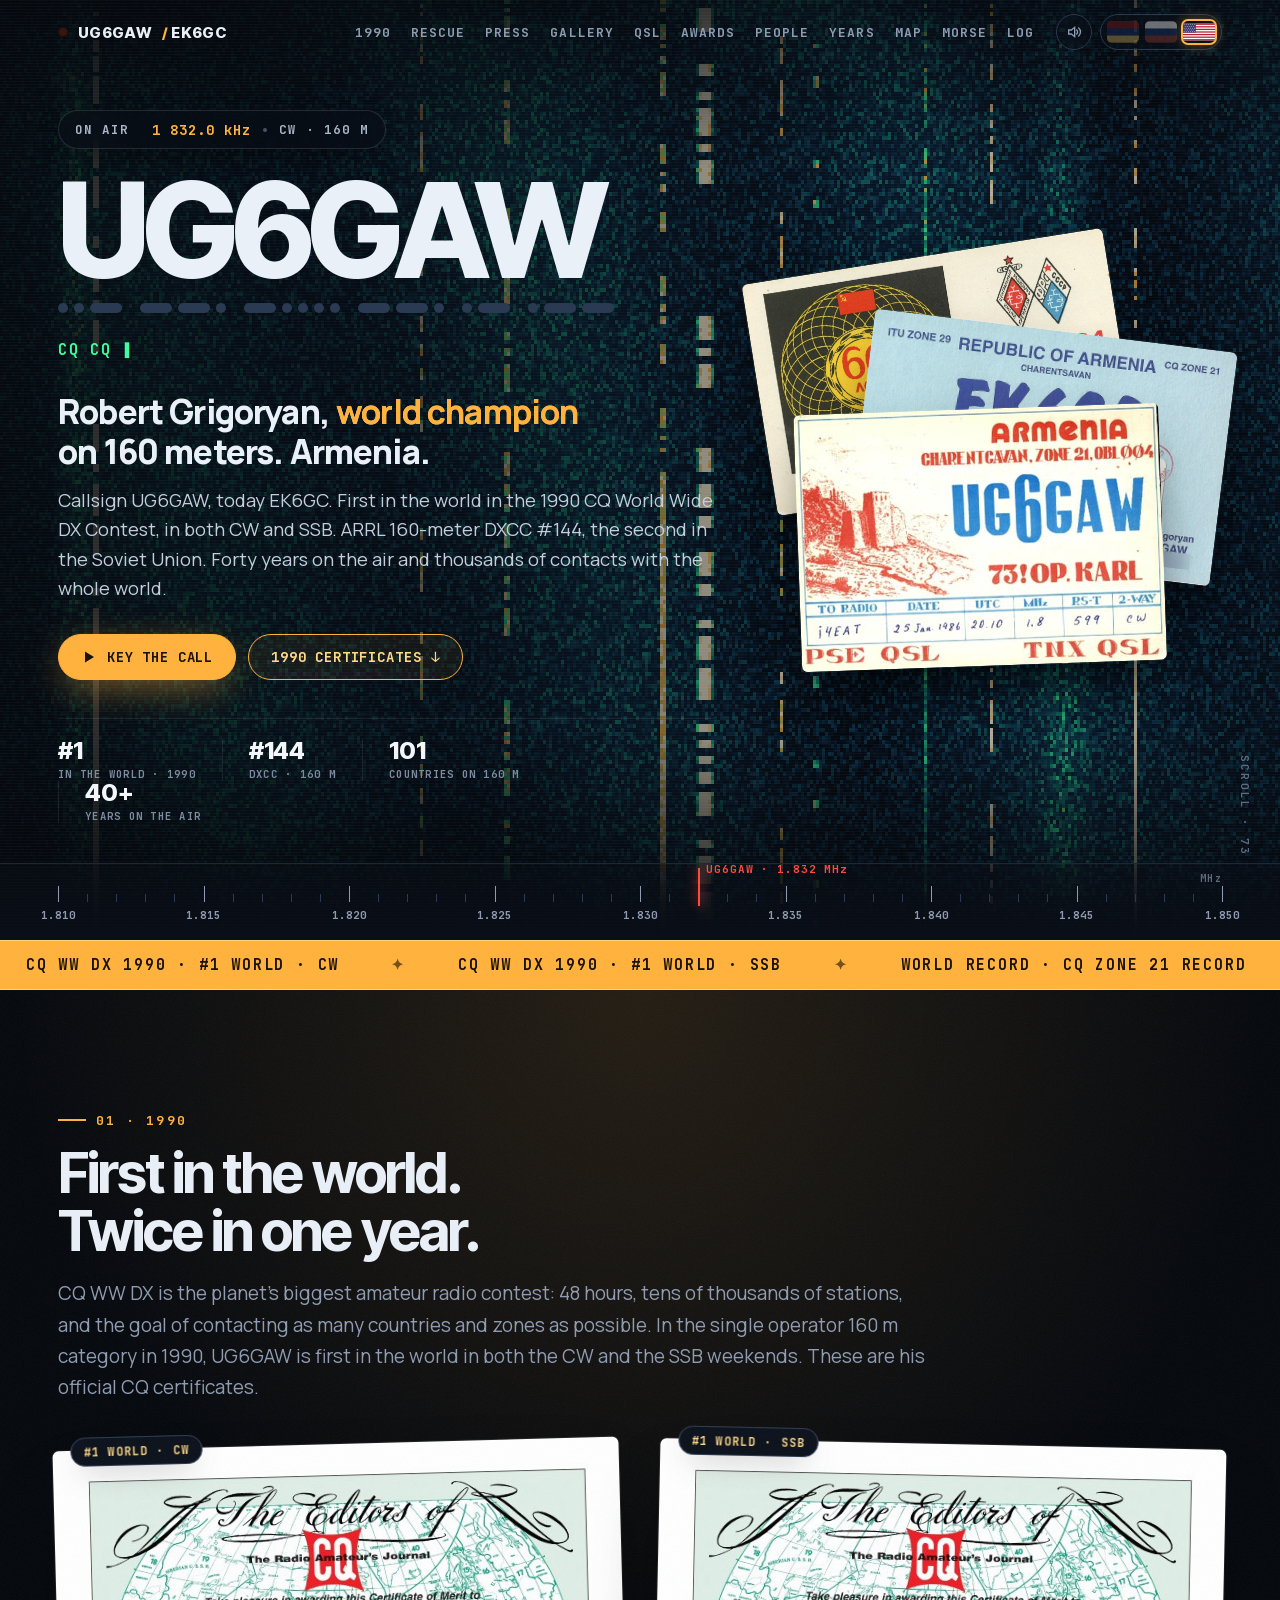
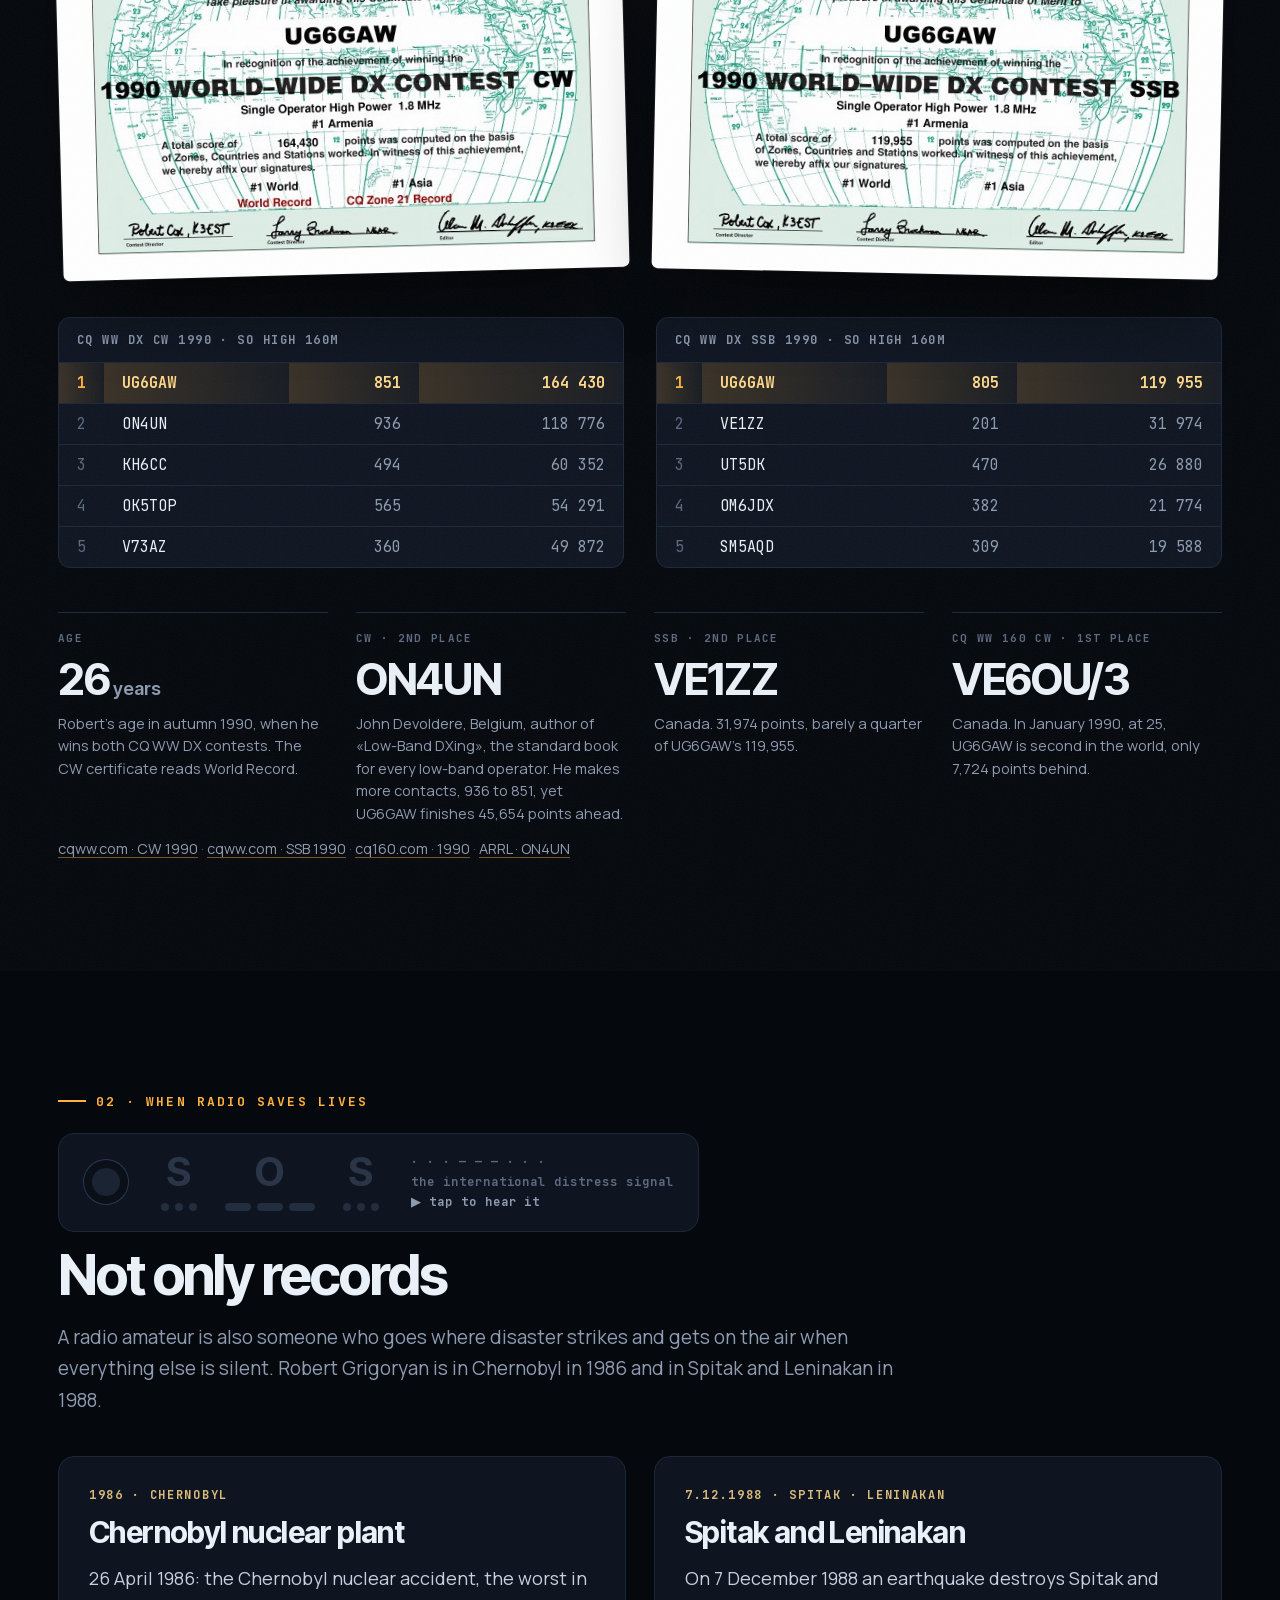
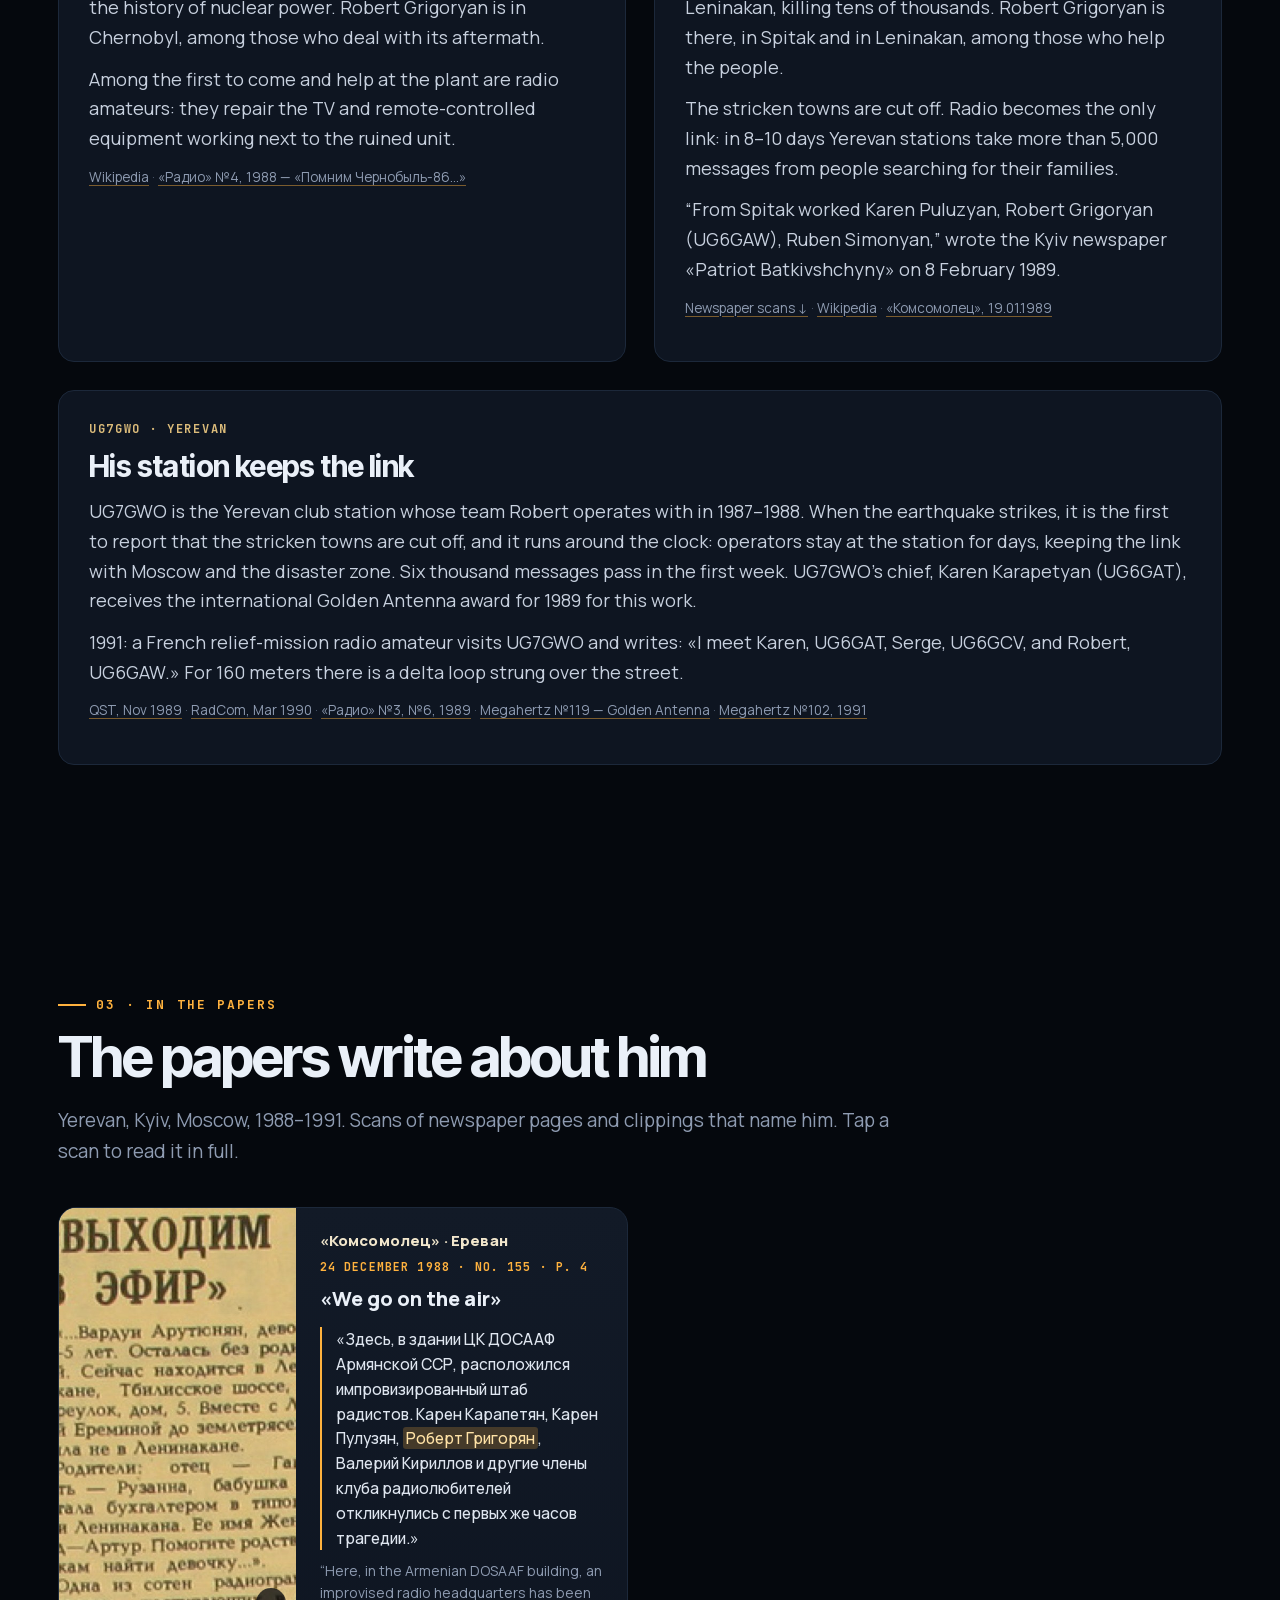
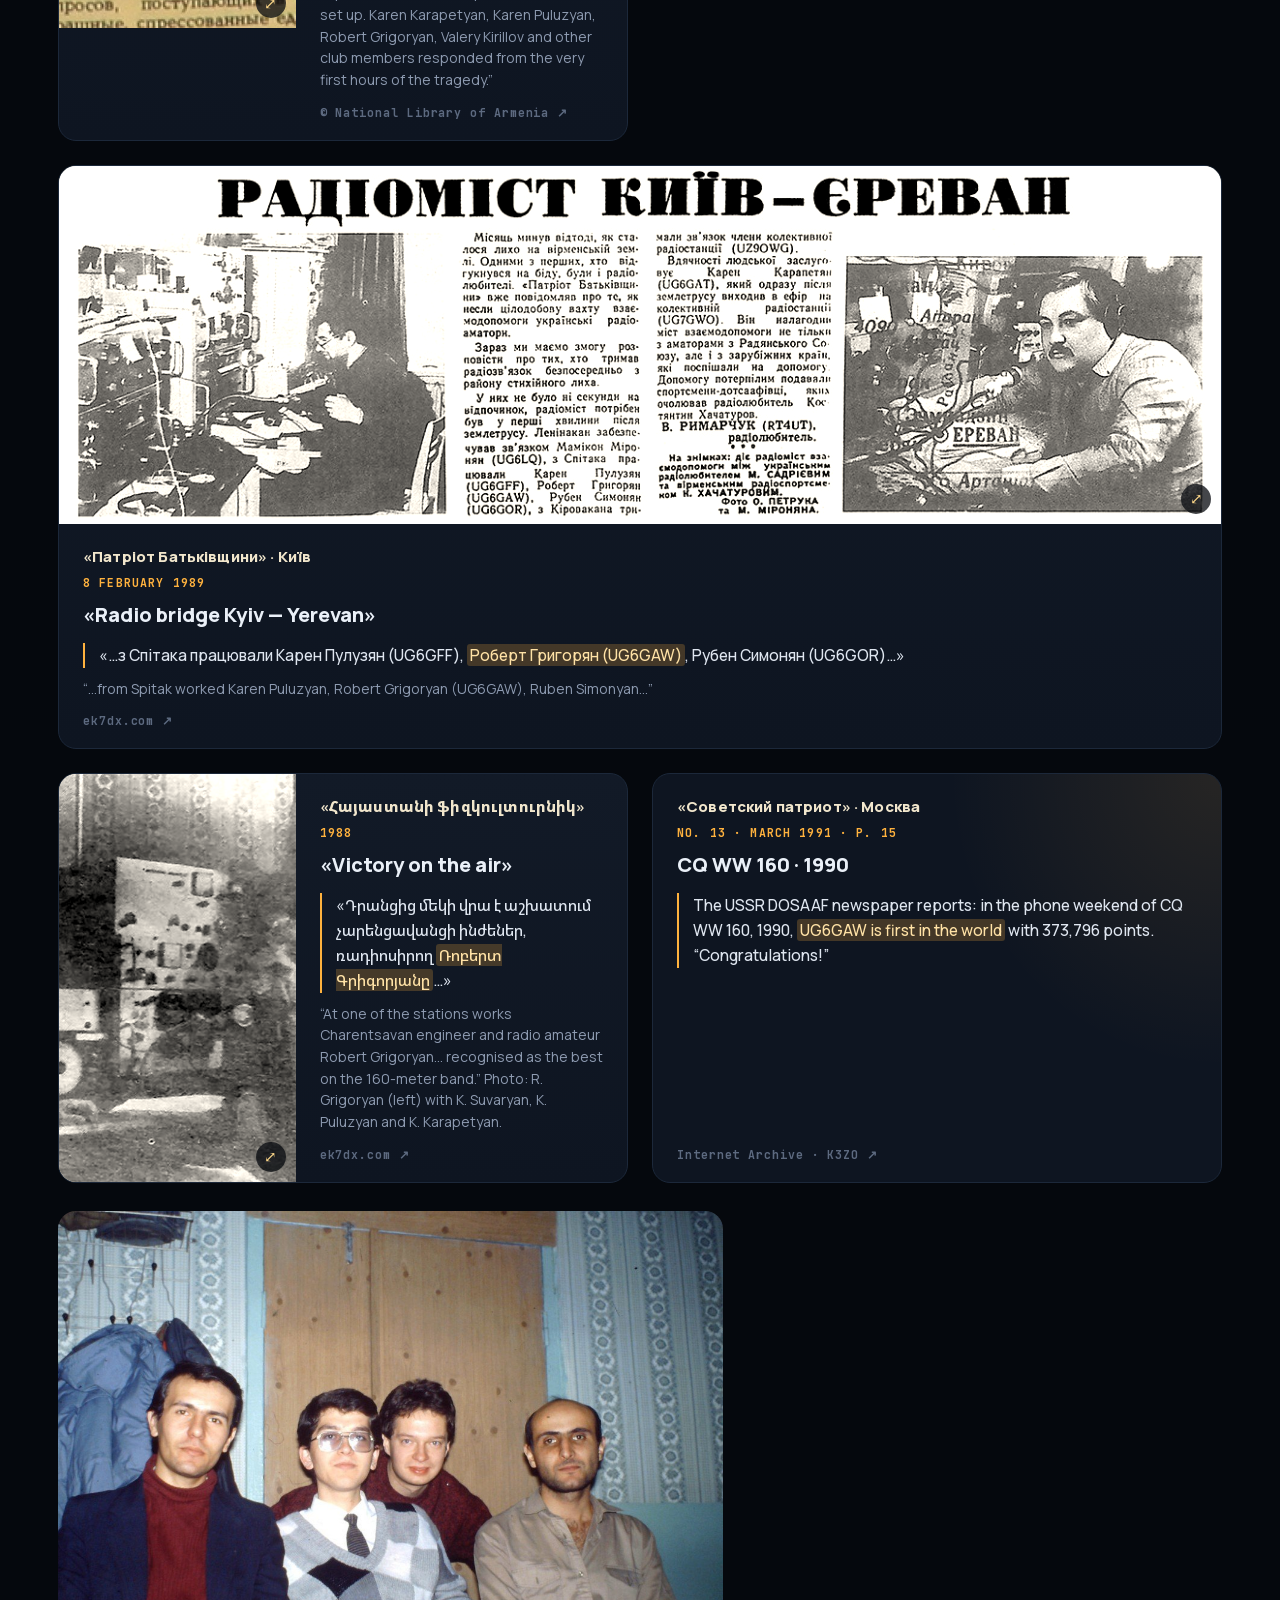
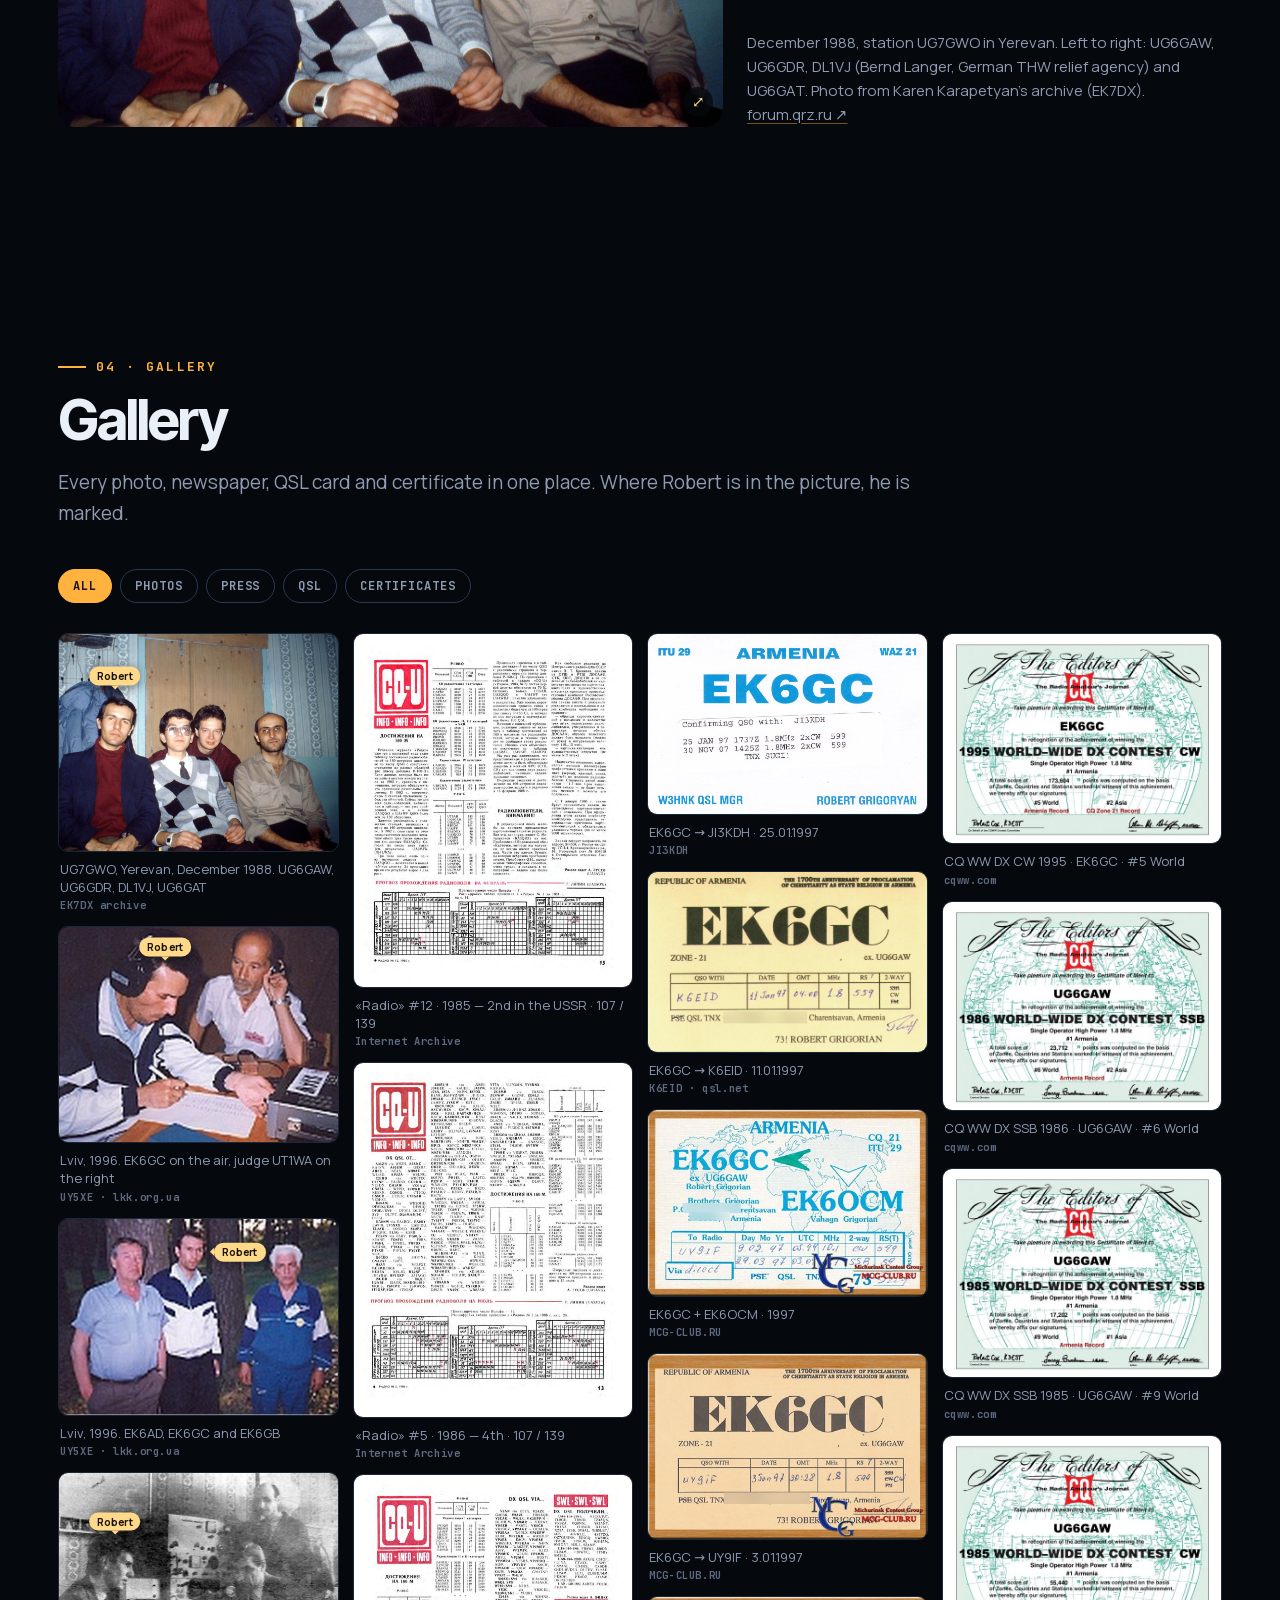
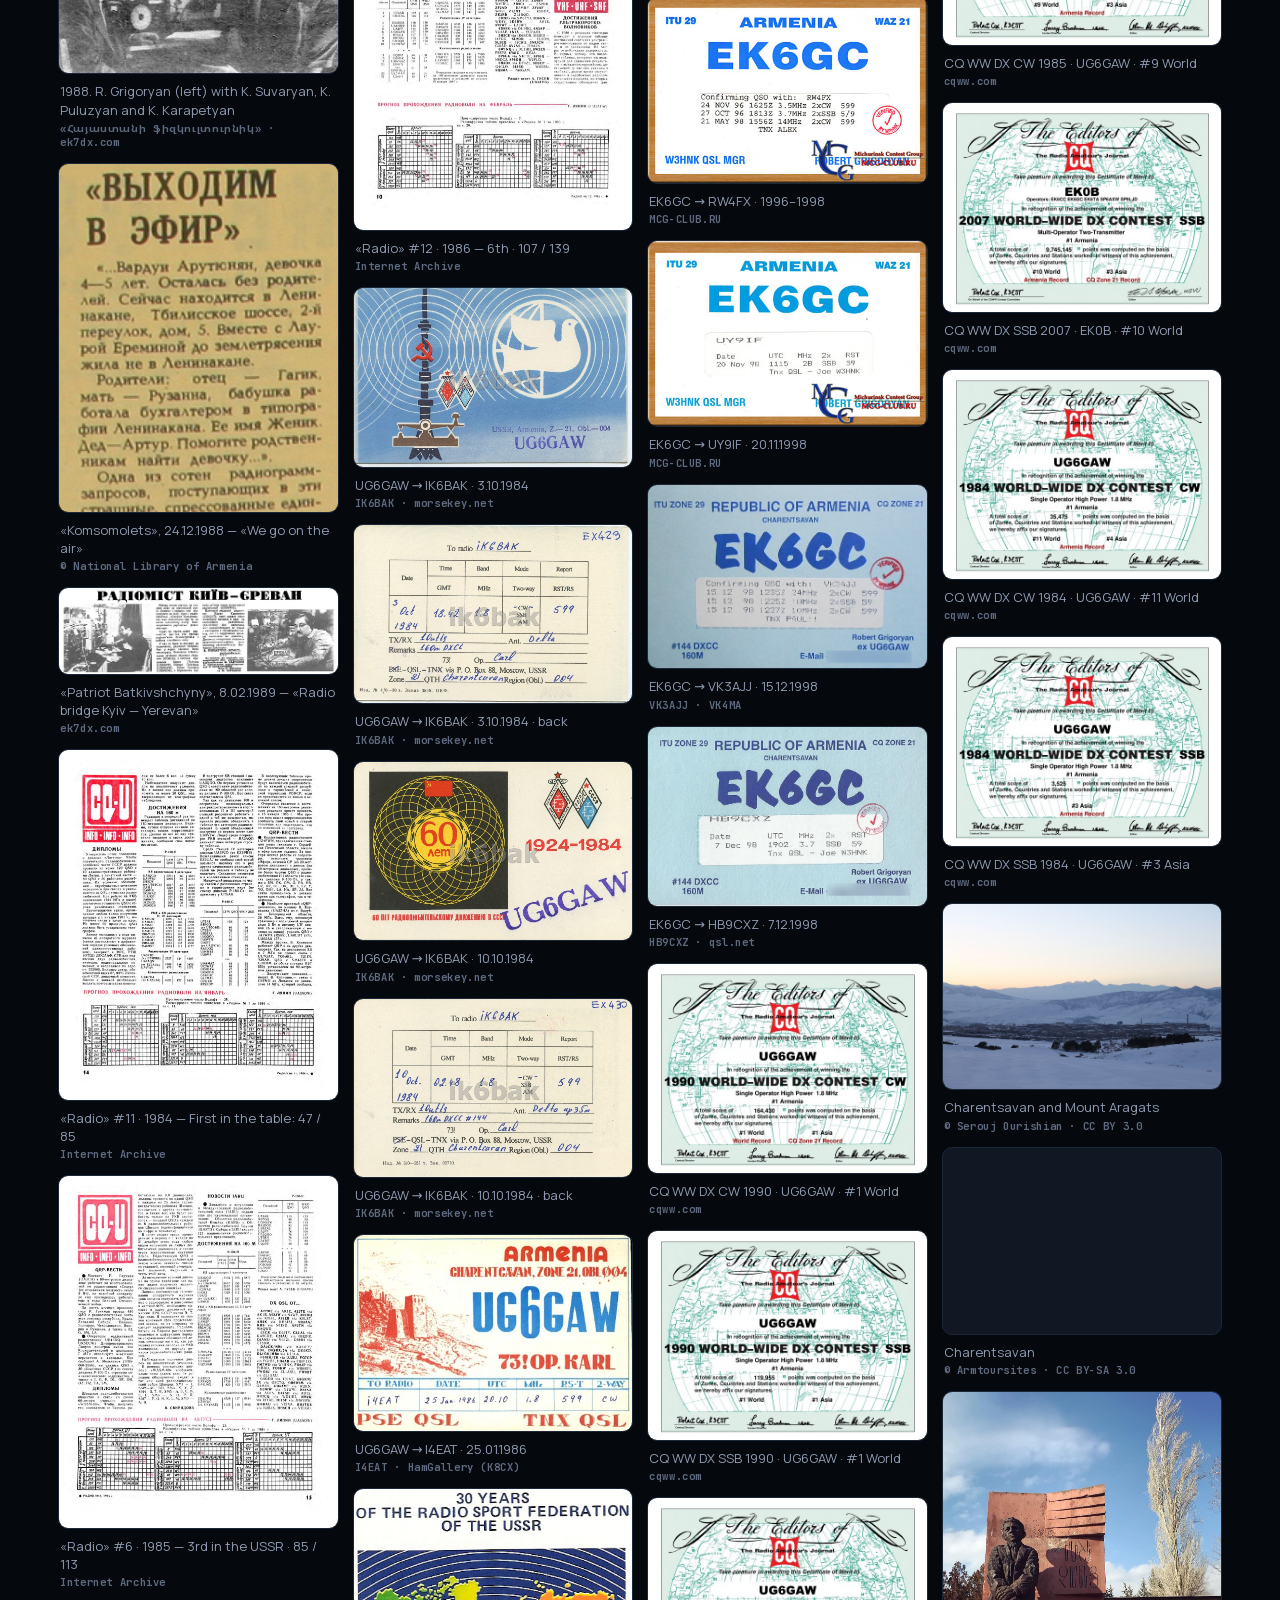
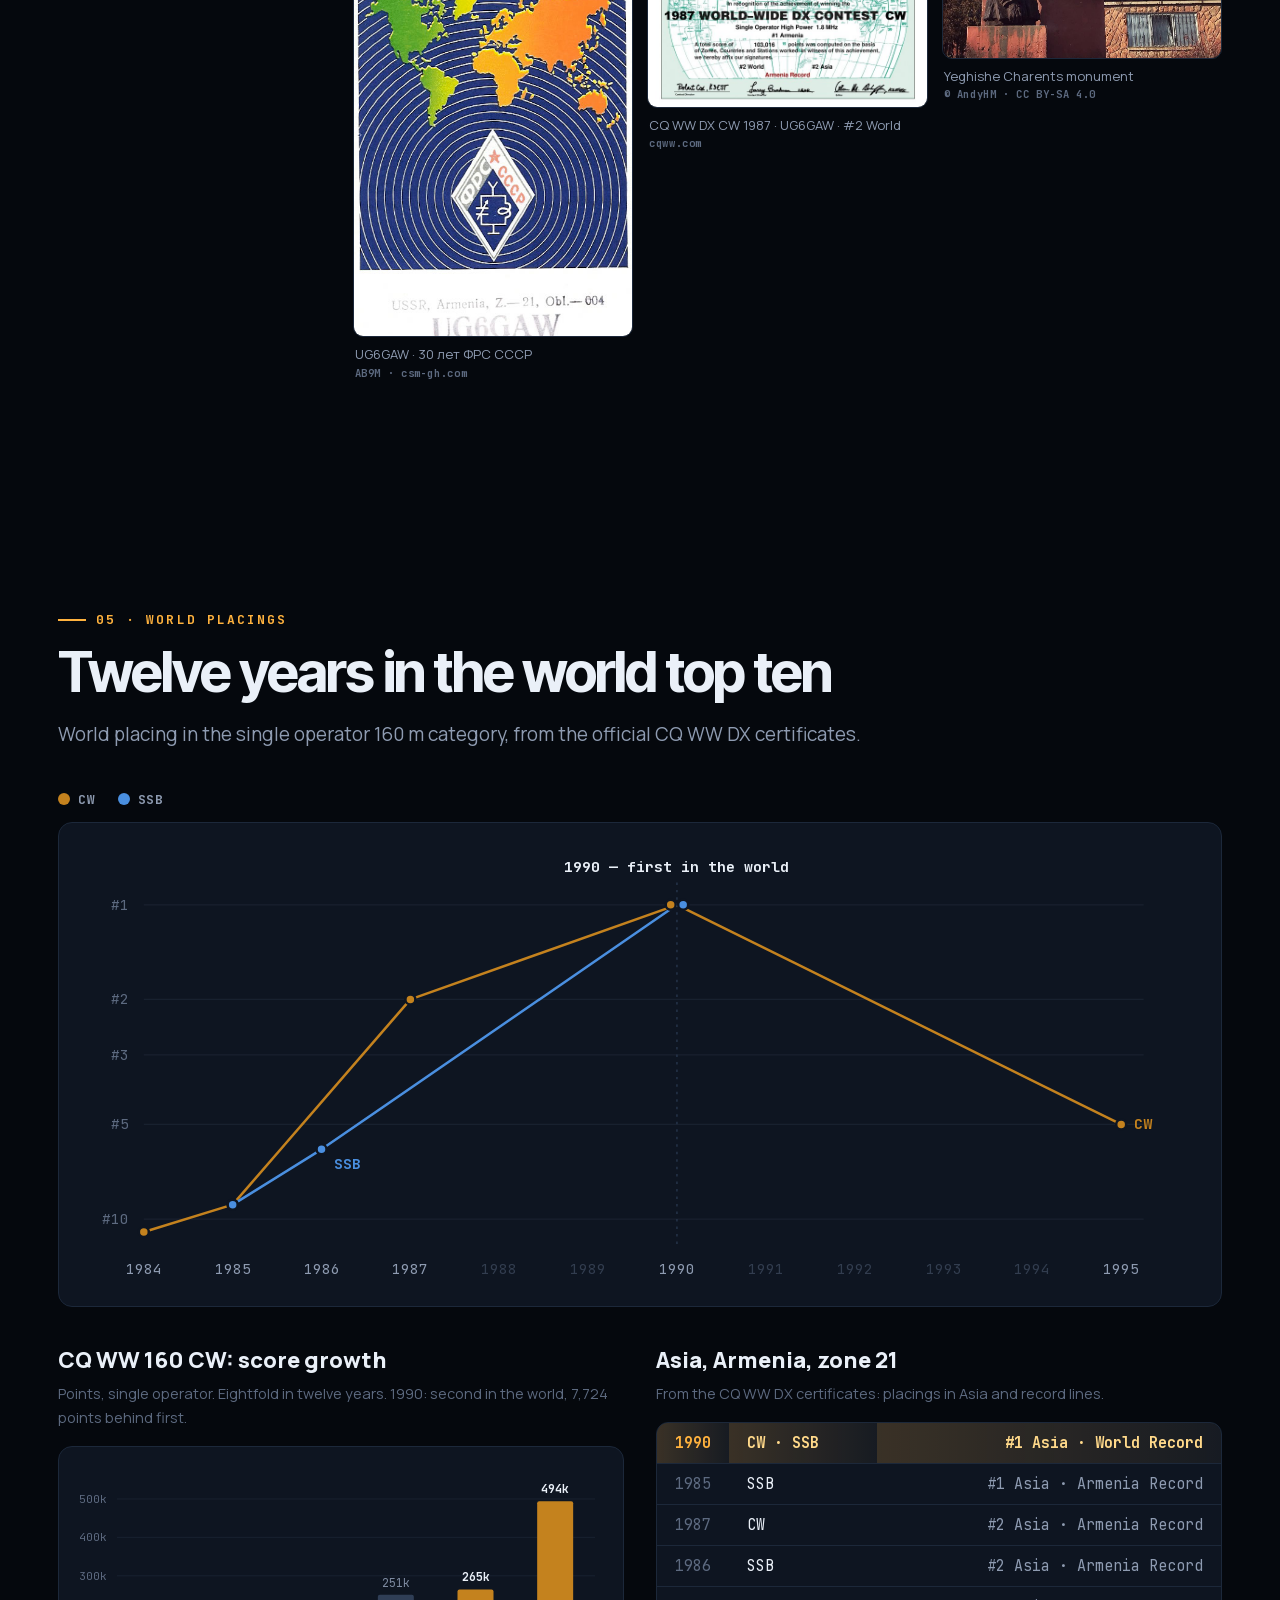
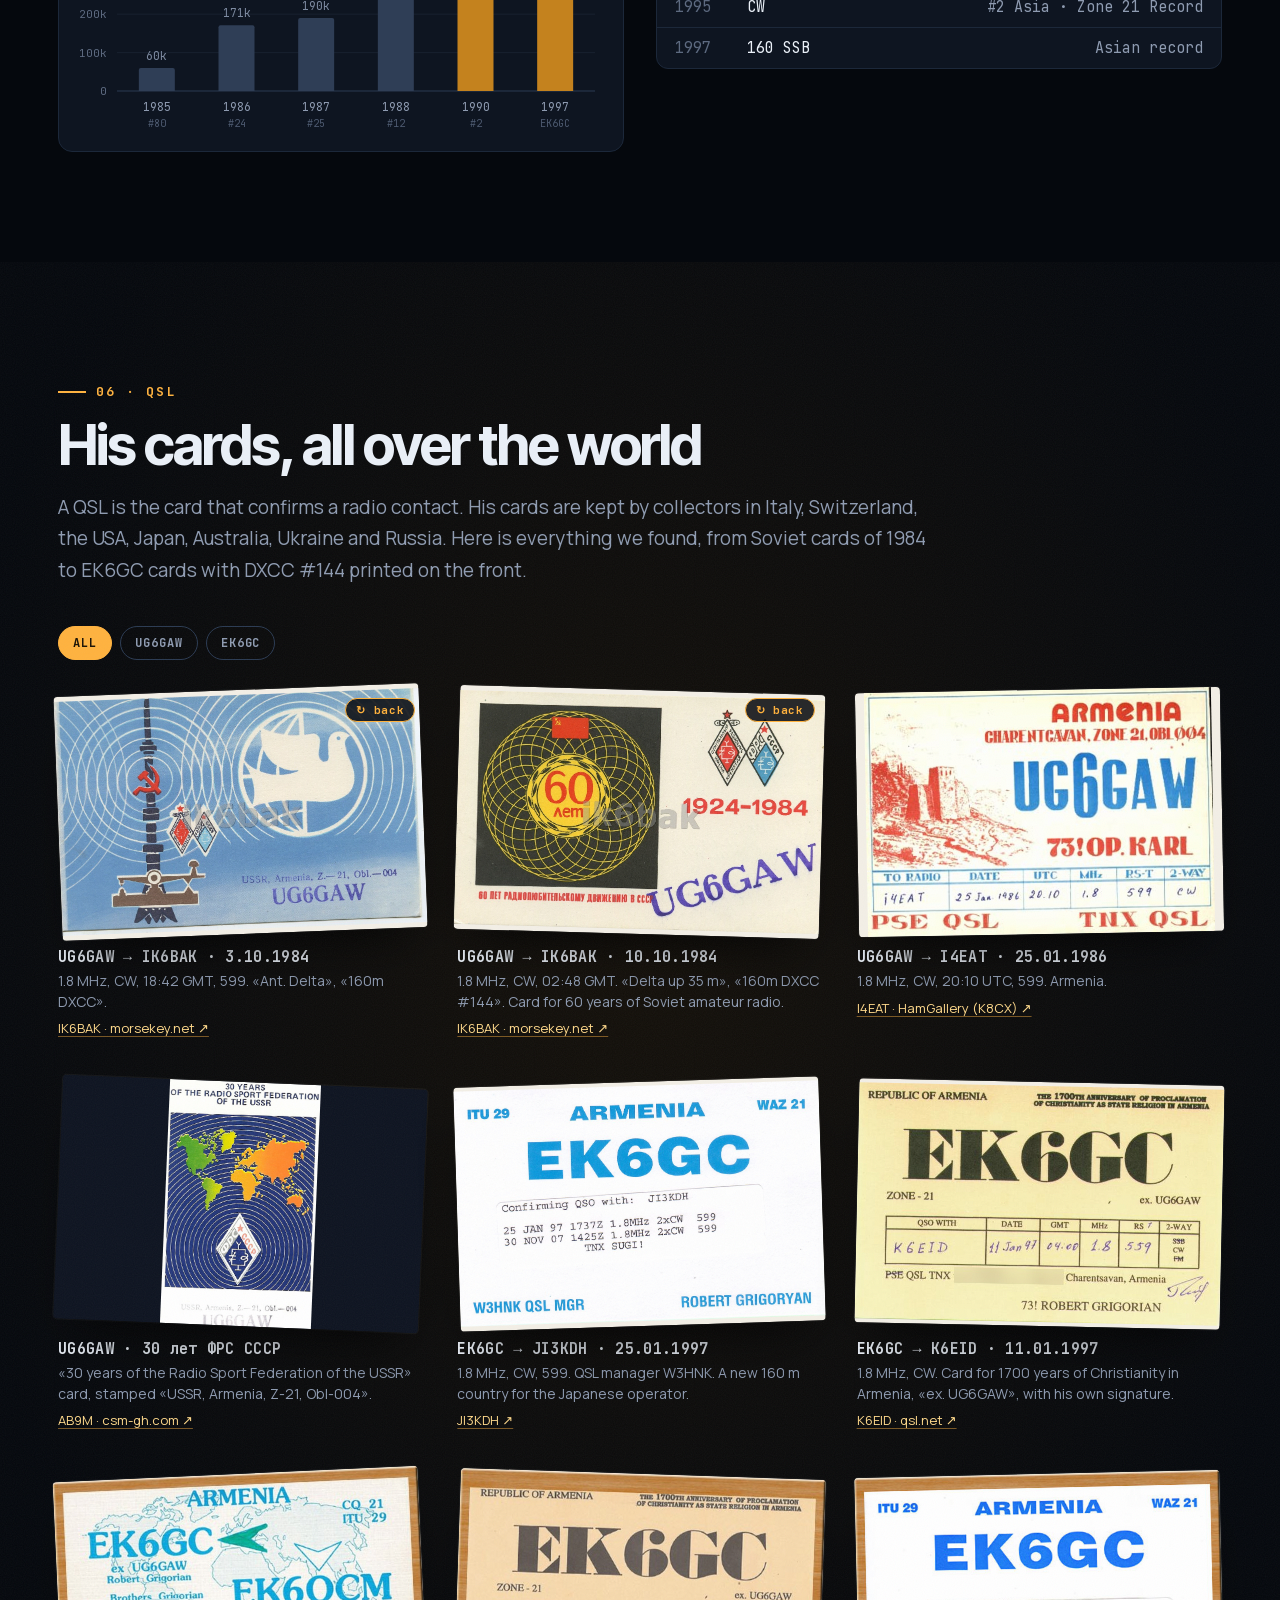
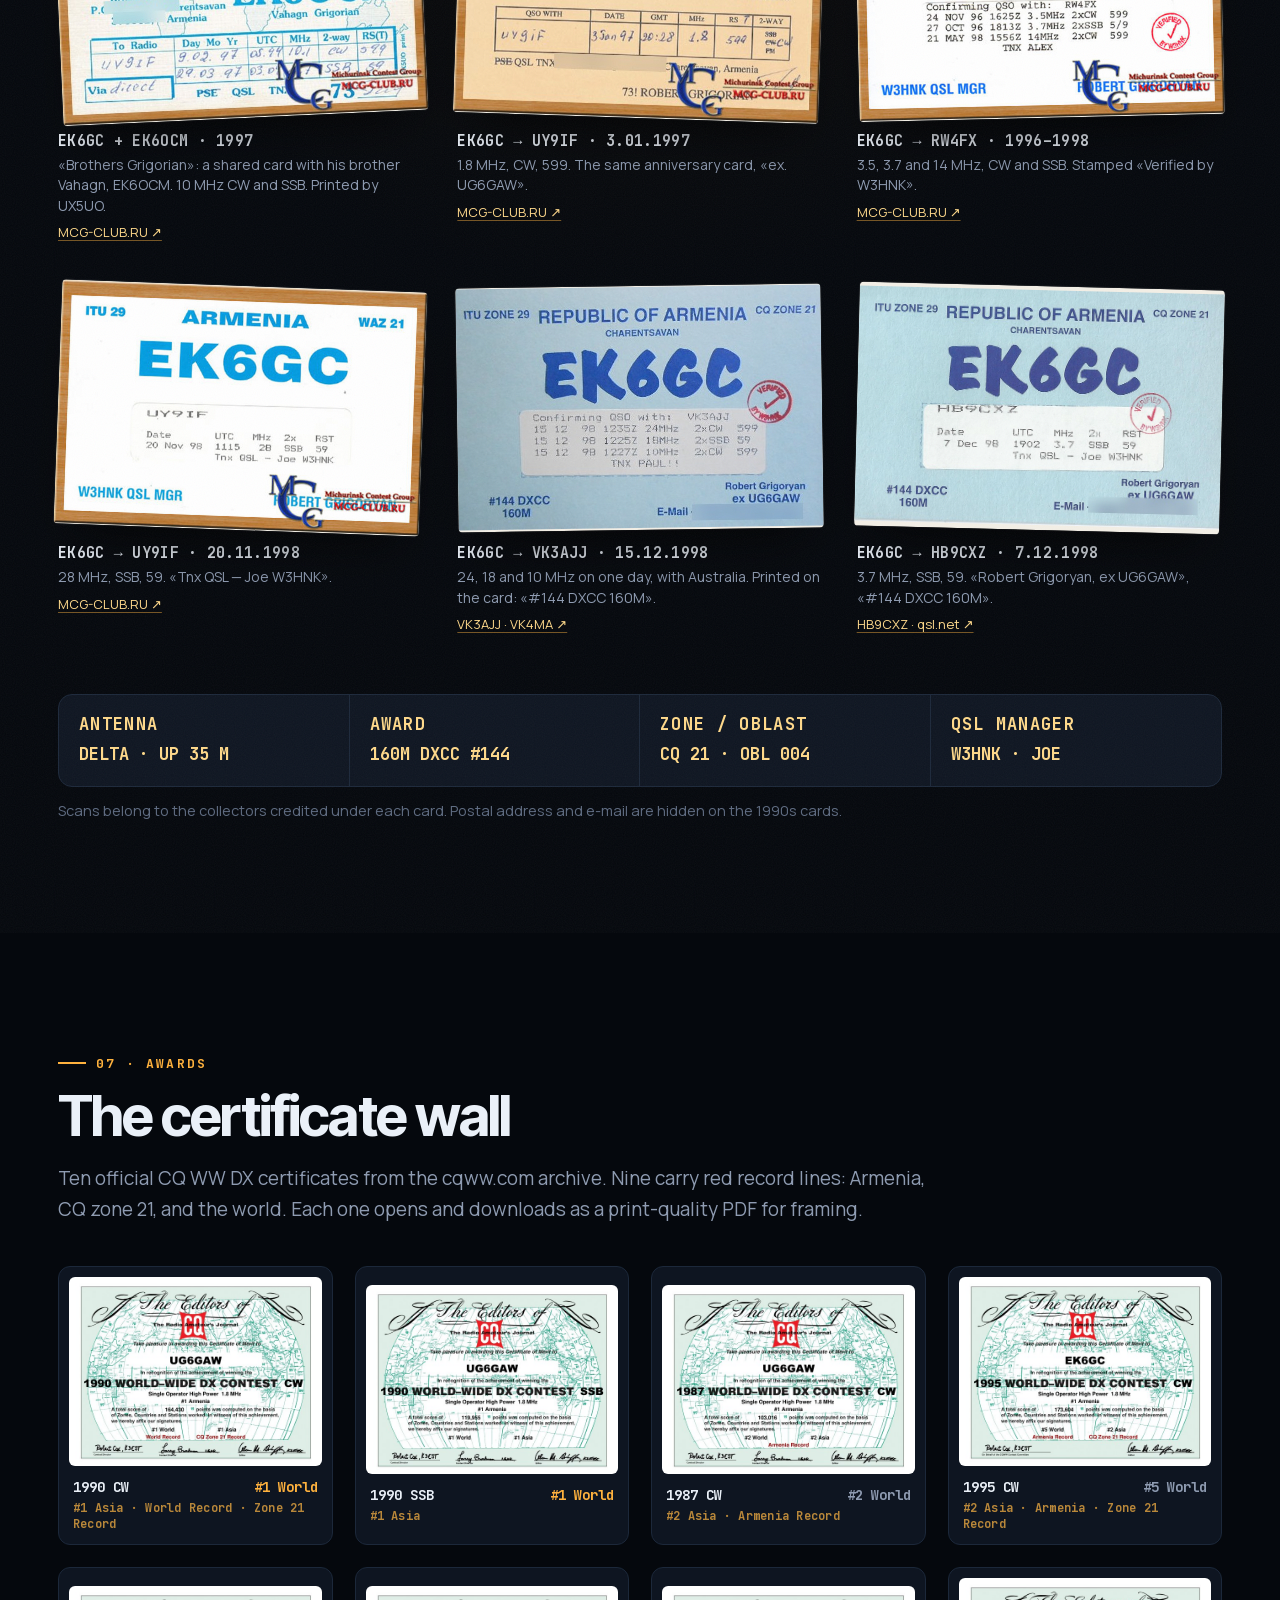
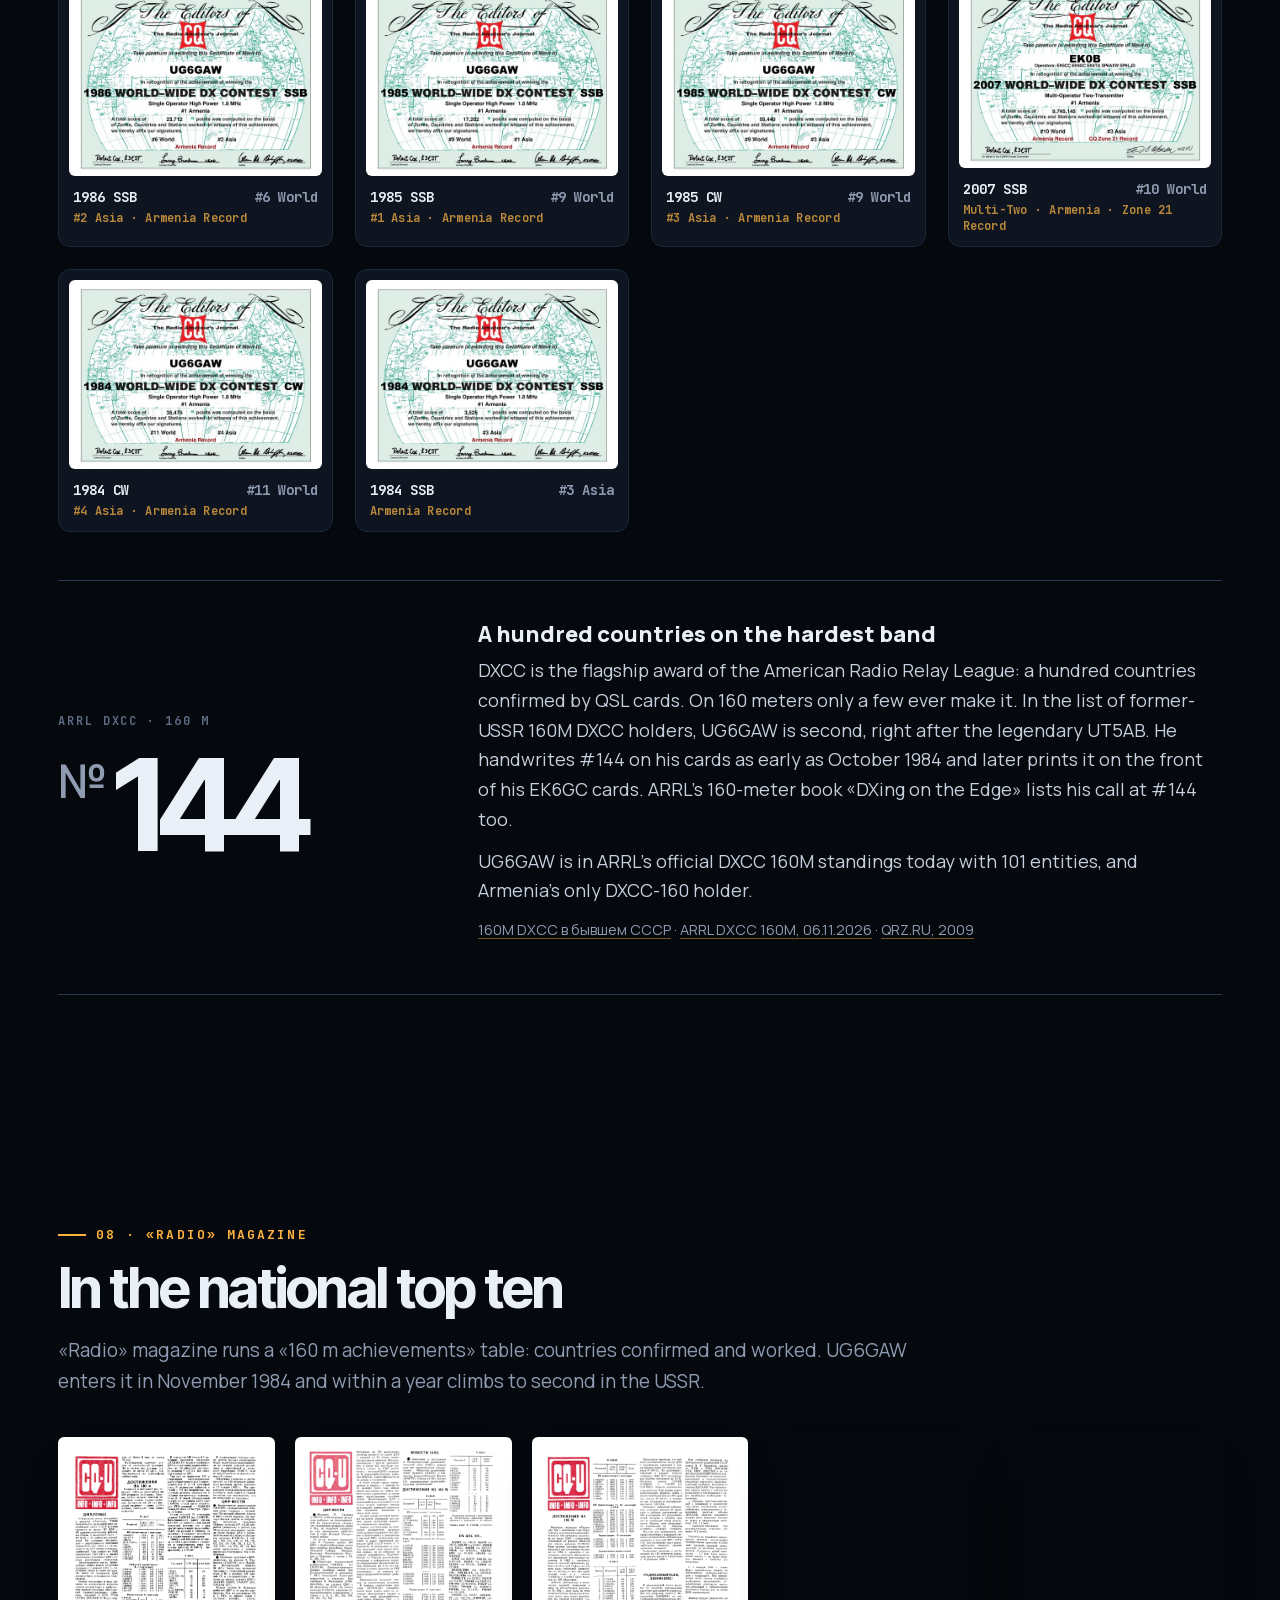
<file: v1.html>
<!DOCTYPE html>
<html lang="ru" data-lang="ru">
<head>
<meta name="robots" content="noindex">
<meta charset="utf-8">
<meta name="viewport" content="width=device-width, initial-scale=1, viewport-fit=cover">
<title>UG6GAW · EK6GC</title>
<meta name="description" content="Роберт Григорян, UG6GAW / EK6GC — радиолюбитель из Чаренцавана, Армения. Чемпион мира CQ WW DX 1990 на 160 метрах в CW и SSB, диплом ARRL DXCC-160 №144.">
<meta property="og:title" content="UG6GAW · EK6GC — Robert Grigoryan, world #1 on 160 m">
<meta property="og:description" content="Charentsavan, Armenia. CQ WW DX 1990: #1 in the world on 160 m, CW and SSB. ARRL 160 m DXCC #144.">
<meta property="og:image" content="https://ug6gaw.com/img/awards/cqww-cw-1990-ug6gaw.jpg">
<meta name="theme-color" content="#06090f">
<meta name="color-scheme" content="dark">
<link rel="icon" href="data:image/svg+xml,%3Csvg xmlns='http://www.w3.org/2000/svg' viewBox='0 0 64 64'%3E%3Crect width='64' height='64' rx='14' fill='%2306090f'/%3E%3Ccircle cx='32' cy='32' r='20' fill='none' stroke='%23ffb23e' stroke-width='4'/%3E%3Ccircle cx='32' cy='32' r='7' fill='%23ff4a3d'/%3E%3C/svg%3E">
<link rel="preload" href="fonts/Unbounded-400-latin.woff2" as="font" type="font/woff2" crossorigin>
<link rel="preload" href="fonts/Manrope-400-cyrillic.woff2" as="font" type="font/woff2" crossorigin>
<link rel="preload" href="fonts/JetBrainsMono-400-latin.woff2" as="font" type="font/woff2" crossorigin>
<link href="fonts/fonts.css" rel="stylesheet">
<style>
  :root{
    --bg:#05080d; --bg2:#0a0f18; --panel:#0e1521; --panel2:#121b2a; --line:#1c283a; --line2:#2a3a52;
    --text:#eaf0f8; --muted:#8e9bb1; --dim:#5d6a80;
    --amber:#ffb23e; --amber2:#ffd98a; --green:#3dffa2; --green2:#1fa37a; --red:#ff4a3d; --blue:#62b0ff;
    --glow-a:0 0 0 transparent;
    --glow-g:0 0 0 transparent;
    --display:"Inter Tight","Noto Sans Armenian",system-ui,-apple-system,"Segoe UI",sans-serif;
    --body:"Manrope","Noto Sans Armenian",system-ui,-apple-system,"Segoe UI",sans-serif;
    --mono:"JetBrains Mono","Noto Sans Armenian",ui-monospace,Menlo,monospace;
    color-scheme:dark;
  }
  *{box-sizing:border-box}
  html{background:var(--bg);scroll-behavior:smooth;scroll-padding-top:70px}
  body{margin:0;background:var(--bg);color:var(--text);font-family:var(--body);font-size:18px;line-height:1.65;overflow-x:hidden;-webkit-font-smoothing:antialiased}
  html:not([data-lang="ru"]) .l-ru, html:not([data-lang="en"]) .l-en, html:not([data-lang="hy"]) .l-hy{display:none !important}
  a{color:var(--amber2);text-decoration-color:rgba(255,178,62,.45);text-underline-offset:3px}
  a:hover{color:var(--amber)}
  :focus-visible{outline:2px solid var(--amber);outline-offset:3px;border-radius:4px}
  img{max-width:100%;display:block}
  button{font-family:inherit}
  .wrap{max-width:1220px;margin:0 auto;padding:0 28px}
  .mono{font-family:var(--mono)}
  .kicker{display:inline-flex;align-items:center;gap:10px;font:700 13px var(--mono);letter-spacing:.16em;text-transform:uppercase;color:var(--amber)}
  .kicker::before{content:"";width:28px;height:2px;background:var(--amber);box-shadow:var(--glow-a)}
  h2{font-family:var(--display);font-weight:700;font-size:clamp(30px,4.4vw,56px);line-height:1.04;letter-spacing:-.035em;margin:14px 0 18px;text-wrap:balance}
  h3{font:800 22px/1.25 var(--body);margin:0 0 8px}
  .lede{color:var(--muted);max-width:46em;margin:0 0 40px;font-size:19px}
  .cap{font-size:14.5px;color:var(--dim);margin:12px 0 0}
  .cap a{color:var(--muted)}
  section{position:relative;padding:110px 0;overflow-x:clip}
  .grain::after{content:"";position:absolute;inset:0;pointer-events:none;opacity:.05;background-image:url("data:image/svg+xml,%3Csvg xmlns='http://www.w3.org/2000/svg' width='160' height='160'%3E%3Cfilter id='n'%3E%3CfeTurbulence type='fractalNoise' baseFrequency='.9' numOctaves='2'/%3E%3C/filter%3E%3Crect width='160' height='160' filter='url(%23n)'/%3E%3C/svg%3E")}

  /* ---------- top bar ---------- */
  .top{position:fixed;inset:0 0 auto 0;z-index:50;transition:background .3s,border-color .3s;border-bottom:1px solid transparent}
  .top.solid{background:rgba(5,8,13,.82);backdrop-filter:blur(12px);-webkit-backdrop-filter:blur(12px);border-color:var(--line)}
  .top .wrap{display:flex;align-items:center;gap:22px;height:64px}
  .brand{display:flex;align-items:center;gap:10px;font:800 15px var(--display);letter-spacing:.02em;color:var(--text);text-decoration:none;white-space:nowrap}
  .brand i{color:var(--amber);font-style:normal}
  .lamp{width:10px;height:10px;border-radius:50%;background:#3a1512;box-shadow:inset 0 0 2px #000;transition:background .04s,box-shadow .04s;flex:none}
  .lamp.on{background:var(--red);box-shadow:0 0 10px var(--red),0 0 22px rgba(255,74,61,.6)}
  .nav{display:flex;gap:20px;margin-left:auto;overflow-x:auto;scrollbar-width:none}
  .nav::-webkit-scrollbar{display:none}
  .nav a{font:700 13px var(--mono);letter-spacing:.08em;text-transform:uppercase;text-decoration:none;color:var(--muted);white-space:nowrap}
  .nav a:hover{color:var(--amber)}
  .ctrl{display:flex;gap:8px;flex:none}
  .pill{display:flex;border:1px solid var(--line2);border-radius:999px;overflow:hidden;background:rgba(10,15,24,.6)}
  .pill button{font:700 12px var(--mono);letter-spacing:.06em;background:transparent;color:var(--muted);border:0;padding:7px 12px;cursor:pointer}
  .pill button[aria-pressed="true"]{background:var(--amber);color:#1a1205}
  .flags{display:flex;gap:6px;align-items:center;padding:4px 6px;border:1px solid var(--line2);border-radius:999px;background:rgba(10,15,24,.6)}
  .flags button{width:32px;height:22px;padding:0;border:0;border-radius:5px;overflow:hidden;cursor:pointer;opacity:.4;filter:saturate(.5);transition:opacity .2s,filter .2s,transform .2s,box-shadow .2s;background:none}
  .flags button svg{display:block;width:100%;height:100%}
  .flags button:hover{opacity:.85;transform:translateY(-1px)}
  .flags button[aria-pressed="true"]{opacity:1;filter:none;box-shadow:0 0 0 2px var(--amber),0 0 14px rgba(255,178,62,.5)}
  .snd{width:36px;height:36px;border-radius:50%;border:1px solid var(--line2);background:rgba(10,15,24,.6);color:var(--muted);cursor:pointer;display:grid;place-items:center}
  .snd[aria-pressed="true"]{color:var(--amber);border-color:var(--amber);box-shadow:var(--glow-a)}
  .snd svg{width:16px;height:16px}


  /* ---------- mobile menu ---------- */
  .menubtn{display:none;width:42px;height:42px;border-radius:12px;border:1px solid var(--line2);background:rgba(10,15,24,.6);cursor:pointer;padding:0;flex-direction:column;justify-content:center;align-items:center;gap:5px}
  .menubtn span{display:block;width:18px;height:2px;border-radius:2px;background:var(--text);transition:transform .25s,opacity .2s}
  .menubtn[aria-expanded="true"] span:nth-child(1){transform:translateY(7px) rotate(45deg)}
  .menubtn[aria-expanded="true"] span:nth-child(2){opacity:0}
  .menubtn[aria-expanded="true"] span:nth-child(3){transform:translateY(-7px) rotate(-45deg)}
  .sheet{position:fixed;inset:0;z-index:45;background:rgba(5,8,13,.97);backdrop-filter:blur(14px);-webkit-backdrop-filter:blur(14px);opacity:0;visibility:hidden;transition:opacity .25s,visibility .25s;overflow-y:auto;-webkit-overflow-scrolling:touch}
  .sheet.open{opacity:1;visibility:visible}
  .sheet-in{min-height:100%;display:flex;flex-direction:column;padding:calc(84px + env(safe-area-inset-top)) 22px calc(28px + env(safe-area-inset-bottom))}
  .sheet-nav{display:flex;flex-direction:column}
  .sheet-nav a{display:flex;align-items:baseline;gap:16px;padding:13px 2px;border-bottom:1px solid var(--line);text-decoration:none;color:var(--text);font:800 24px/1.15 var(--display);transform:translateY(10px);opacity:0;transition:transform .35s,opacity .35s}
  .sheet.open .sheet-nav a{transform:none;opacity:1}
  .sheet-nav a b{font:700 12px var(--mono);color:var(--amber);letter-spacing:.1em;min-width:22px}
  .sheet-nav a:active{color:var(--amber)}
  .sheet-row{display:flex;flex-wrap:wrap;gap:12px;align-items:center;justify-content:space-between;margin-top:26px}
  .flags.big{padding:5px;gap:4px;width:100%}
  .flags.big button{flex:1 1 0;justify-content:center;min-width:0}
  .flags.big button{width:auto;height:40px;padding:0 12px 0 6px;display:flex;align-items:center;gap:8px;border-radius:999px;opacity:.55;filter:none;color:var(--text);font:700 13px var(--body)}
  .flags.big button svg{width:30px;height:20px;border-radius:4px;flex:none}
  .flags.big button[aria-pressed="true"]{opacity:1;background:rgba(255,178,62,.14);box-shadow:0 0 0 1.5px var(--amber)}
  .sheet-snd{display:flex;align-items:center;gap:8px;height:44px;padding:0 16px;border-radius:999px;border:1px solid var(--line2);background:transparent;color:var(--muted);font:700 13px var(--body);cursor:pointer}
  .sheet-snd svg{width:18px;height:18px}
  .sheet-snd[aria-pressed="true"]{color:var(--amber);border-color:var(--amber)}
  .sheet-foot{margin:auto 0 0;padding-top:28px;font:700 11px var(--mono);letter-spacing:.14em;color:var(--dim)}
  body.locked{overflow:hidden}

  /* ---------- hero ---------- */
  .badge{display:inline-flex;align-items:center;gap:12px;padding:5px 16px 5px 5px;border:1px solid rgba(255,255,255,.12);border-radius:999px;background:rgba(8,12,20,.55);backdrop-filter:blur(10px);-webkit-backdrop-filter:blur(10px);font:700 12.5px var(--mono);letter-spacing:.08em;color:#a9b5c8;box-shadow:0 10px 30px -12px rgba(0,0,0,.7)}
  .badge .onair{border-radius:999px;padding:5px 11px}
  .badge .freq{color:var(--amber);font-size:14px;text-shadow:var(--glow-a)}
  .badge .dot{width:4px;height:4px;border-radius:50%;background:#46546b}
  .hero h1{font:800 clamp(28px,3.2vw,44px)/1.08 var(--body);letter-spacing:-.025em;margin:4px 0 16px;max-width:21em}
  .hero h1 b{background:linear-gradient(92deg,#ffe2a6 0%,#ffb23e 45%,#ff7a3d 100%);-webkit-background-clip:text;background-clip:text;color:transparent;text-shadow:none}
  .hero p.lead{font-size:18.5px;line-height:1.6;color:#b7c2d3}
  .proof{list-style:none;display:flex;flex-wrap:wrap;margin:38px 0 0;padding:20px 0 0;border-top:1px solid rgba(255,255,255,.08)}
  .proof li{display:flex;flex-direction:column;gap:4px;padding:0 26px;border-left:1px solid rgba(255,255,255,.08)}
  .proof li:first-child{padding-left:0;border-left:0}
  .proof b{font:800 24px/1 var(--display);color:#f3f6fb;letter-spacing:-.01em}
  .proof span{font:700 10.5px var(--mono);letter-spacing:.12em;text-transform:uppercase;color:#7d8aa0}
  .fan .stack{animation:bob 7s ease-in-out infinite}
  @keyframes bob{0%,100%{translate:0 0}50%{translate:0 -10px}}

  .hero{position:relative;min-height:100svh;display:flex;flex-direction:column;overflow:hidden;padding:0}
  #wf{position:absolute;inset:0;width:100%;height:100%;opacity:.9}
  .hero::before{content:"";position:absolute;inset:0;background:linear-gradient(90deg,rgba(5,8,13,.88) 0%,rgba(5,8,13,.62) 38%,rgba(5,8,13,.18) 70%,rgba(5,8,13,.35) 100%),linear-gradient(180deg,rgba(5,8,13,.7),rgba(5,8,13,0) 18%,rgba(5,8,13,0) 78%,var(--bg));z-index:1;pointer-events:none}
  .scan{position:absolute;inset:0;z-index:1;pointer-events:none;background:repeating-linear-gradient(0deg,rgba(255,255,255,.025) 0 1px,transparent 1px 3px)}
  .hero .wrap{position:relative;z-index:2;flex:1;width:100%;display:grid;grid-template-columns:minmax(0,7fr) minmax(0,5fr);gap:40px;align-items:center;padding-top:110px;padding-bottom:40px}
  .readout{display:flex;flex-wrap:wrap;align-items:center;gap:10px 18px;font:700 14px var(--mono);letter-spacing:.08em;color:var(--muted)}
  .readout .freq{font-size:22px;color:var(--amber);text-shadow:var(--glow-a)}
  .readout .onair{display:inline-flex;align-items:center;gap:8px;padding:4px 10px;border:1px solid #4a1d18;border-radius:6px;color:#7a3a33;transition:color .04s,border-color .04s,box-shadow .04s}
  .readout .onair.on{color:#fff;border-color:var(--red);box-shadow:0 0 16px rgba(255,74,61,.55),inset 0 0 10px rgba(255,74,61,.35)}
  .herotext{container-type:inline-size}
  .call{font-family:var(--display);font-weight:800;font-size:clamp(44px,20cqi,190px);line-height:.86;letter-spacing:-.055em;margin:26px 0 14px;color:var(--text);transition:text-shadow .05s,color .05s;white-space:nowrap}
  .call.key{color:#fff6e2;text-shadow:0 0 22px rgba(255,178,62,.75),0 0 70px rgba(255,178,62,.35)}
  .call span{color:var(--amber)}
  .bars{display:flex;flex-wrap:wrap;gap:18px;align-items:center;margin:0 0 26px;min-height:12px}
  .bars .ch{display:flex;gap:6px}
  .bars i{display:block;height:10px;width:10px;border-radius:10px;background:var(--line2);transition:background .04s,box-shadow .04s}
  .bars i.dah{width:32px}
  .bars i.on{background:var(--amber);box-shadow:var(--glow-a)}
  .decoder{font:700 15px var(--mono);color:var(--green);text-shadow:var(--glow-g);letter-spacing:.12em;min-height:24px;margin:0 0 28px;white-space:nowrap;overflow:hidden}
  .decoder::after{content:"▌";animation:blink 1s steps(1) infinite;margin-left:2px}
  @keyframes blink{50%{opacity:0}}
  .hero h1{font:800 clamp(24px,2.6vw,34px)/1.2 var(--body);margin:0 0 14px;max-width:24em;text-wrap:balance}
  .hero h1 b{color:var(--amber);text-shadow:var(--glow-a)}
  .hero p.lead{color:#c3cddc;max-width:36em;margin:0 0 30px}
  .cta{display:flex;flex-wrap:wrap;gap:12px}
  .btn{display:inline-flex;align-items:center;gap:10px;font:700 14px var(--mono);letter-spacing:.06em;text-transform:uppercase;text-decoration:none;border-radius:999px;padding:13px 22px;cursor:pointer;border:1px solid var(--amber);transition:transform .15s,box-shadow .2s,background .2s}
  .btn.primary{background:var(--amber);color:#1a1205;box-shadow:0 10px 40px -10px rgba(255,178,62,.7)}
  .btn.primary:hover{transform:translateY(-2px);box-shadow:0 14px 50px -8px rgba(255,178,62,.9);color:#1a1205}
  .btn.ghost{background:rgba(255,178,62,.06);color:var(--amber2)}
  .btn.ghost:hover{background:rgba(255,178,62,.14)}
  .btn svg{width:16px;height:16px}
  /* card fan */
  .fan{position:relative;height:440px;perspective:1300px}
  .fan .stack{position:absolute;inset:0;transition:transform .25s ease-out}
  .fan button{position:absolute;width:78%;left:11%;border:0;padding:0;background:none;cursor:zoom-in;border-radius:6px;transform:var(--t);transition:transform .45s cubic-bezier(.2,.8,.2,1);z-index:var(--z)}
  .fan button:hover,.fan button:focus-visible{transform:var(--t) translateY(-16px) scale(1.04);z-index:5}
  .fan button:hover img{box-shadow:0 40px 70px -20px rgba(0,0,0,.95),0 0 0 2px var(--amber)}
  .fan img{width:100%;border-radius:6px;box-shadow:0 30px 60px -20px rgba(0,0,0,.9),0 0 0 1px rgba(255,255,255,.06)}
  .fan button:nth-child(1){top:2%;--t:translateX(-13%) rotate(-9deg);--z:1}
  .fan button:nth-child(2){top:19%;--t:translateX(15%) rotate(7deg);--z:2}
  .fan button:nth-child(3){top:37%;--t:translateX(-2%) rotate(-2deg);--z:3}
  .fan .tag{position:absolute;right:2%;bottom:0;font:700 12px var(--mono);letter-spacing:.1em;color:var(--dim)}
  /* dial strip */
  .dialbar{position:relative;z-index:2;border-top:1px solid var(--line);background:linear-gradient(180deg,rgba(10,15,24,.4),rgba(10,15,24,.9))}
  .dialbar .wrap{display:block;width:100%;padding-top:14px;padding-bottom:18px}
  .scale{position:relative;height:44px}
  .scale span{position:absolute;bottom:20px;width:1px;height:8px;background:var(--line2)}
  .scale span.m{height:16px;background:var(--muted)}
  .scale b{position:absolute;bottom:0;transform:translateX(-50%);font:700 11px var(--mono);color:var(--muted)}
  .scale .needle{position:absolute;top:-10px;bottom:16px;width:2px;background:var(--red);box-shadow:0 0 12px var(--red)}
  .scale .unit{position:absolute;right:0;top:-6px;font:700 10px var(--mono);font-style:normal;letter-spacing:.14em;color:var(--dim)}
  .scale .needle::after{content:"UG6GAW · 1.832 MHz";position:absolute;top:-6px;left:8px;font:700 11px var(--mono);color:var(--red);white-space:nowrap;letter-spacing:.08em}
  .scroll-hint{position:absolute;right:28px;bottom:84px;z-index:2;font:700 11px var(--mono);letter-spacing:.2em;color:var(--dim);writing-mode:vertical-rl}

  /* ---------- ticker ---------- */
  .ticker{background:var(--amber);color:#1a1205;overflow:hidden;white-space:nowrap;border-block:1px solid #ffcf7a}
  .ticker div{display:inline-block;padding:14px 0;font:800 15px var(--mono);letter-spacing:.12em;animation:tick 60s linear infinite}
  .ticker span{margin:0 26px}
  .ticker span::after{content:"✦";margin-left:52px;opacity:.6}
  @keyframes tick{to{transform:translateX(-50%)}}

  /* ---------- 1990 ---------- */
  .champ{background:radial-gradient(70% 60% at 50% 0%,rgba(255,178,62,.12),transparent 70%),var(--bg)}
  .hugeone{position:absolute;right:-2vw;top:30px;font:800 clamp(220px,34vw,520px)/.8 var(--display);color:transparent;-webkit-text-stroke:1.5px rgba(255,178,62,.18);pointer-events:none;letter-spacing:-.06em;user-select:none}
  .certs{display:grid;grid-template-columns:repeat(2,minmax(0,1fr));gap:32px;margin-top:10px}
  .cert{position:relative;border:0;background:#fff;padding:10px;border-radius:6px;cursor:zoom-in;box-shadow:0 40px 80px -30px rgba(0,0,0,.9),0 0 0 1px rgba(255,255,255,.08);transform:rotate(var(--r,0deg));transition:transform .35s cubic-bezier(.2,.8,.2,1)}
  .cert:hover{transform:rotate(0) translateY(-6px) scale(1.01)}
  .cert img{width:100%;height:auto}
  .cert .badge{position:absolute;top:-13px;left:18px;background:#0b111b;color:var(--amber2);border:1px solid var(--line2);font:700 11.5px var(--mono);letter-spacing:.1em;padding:6px 12px;border-radius:999px}
  .stamp{position:absolute;right:-14px;bottom:18%;font:800 clamp(16px,2vw,24px)/1 var(--display);color:var(--red);border:3px solid var(--red);border-radius:8px;padding:10px 14px;letter-spacing:.02em;transform:rotate(-14deg) scale(3);opacity:0;mix-blend-mode:normal;background:rgba(5,8,13,.6);text-shadow:0 0 12px rgba(255,74,61,.5)}
  .shown .stamp{animation:stamp .5s .6s cubic-bezier(.3,1.6,.5,1) forwards}
  @keyframes stamp{to{transform:rotate(-14deg) scale(1);opacity:1}}
  .pod{display:grid;grid-template-columns:repeat(2,minmax(0,1fr));gap:32px;margin-top:44px}
  .board{border:1px solid var(--line);border-radius:12px;background:var(--panel);overflow:hidden}
  .board h4{margin:0;padding:14px 18px;border-bottom:1px solid var(--line);font:700 12px var(--mono);letter-spacing:.12em;color:var(--muted)}
  .board table{width:100%;border-collapse:collapse;font:500 15px var(--mono)}
  .board td{padding:10px 18px;border-bottom:1px solid var(--line)}
  .board tr:last-child td{border-bottom:0}
  .board td:first-child{width:44px;color:var(--dim)}
  .board td.n{text-align:right;color:var(--muted)}
  .board tr.me td{background:linear-gradient(90deg,rgba(255,178,62,.18),rgba(255,178,62,.04));color:var(--amber2);font-weight:700}
  .board tr.me td:first-child{color:var(--amber)}
  .facts{display:grid;grid-template-columns:repeat(4,minmax(0,1fr));gap:28px;margin-top:44px}
  .fact{border-top:1px solid var(--line);padding-top:18px}
  .fact .k{font:600 11px var(--mono);letter-spacing:.12em;text-transform:uppercase;color:var(--dim)}
  .fact .v{font:700 clamp(30px,3.4vw,44px)/1.05 var(--display);letter-spacing:-.03em;color:var(--text);margin:12px 0 10px;white-space:nowrap}
  .fact .v .u{font-size:.42em;font-weight:600;letter-spacing:0;color:var(--muted)}
  .fact p{margin:0;font-size:14.5px;line-height:1.55;color:var(--muted)}
  @media (max-width:900px){.facts{grid-template-columns:repeat(2,minmax(0,1fr));gap:24px 20px}}
  @media (max-width:520px){.facts{grid-template-columns:minmax(0,1fr)}.fact .v{font-size:34px}}
  #tdisplay .y small.age{display:block;font:600 12px var(--mono);letter-spacing:.1em;color:var(--dim);margin-top:6px;text-transform:uppercase}
  .note-box{border-color:var(--line) !important;background:var(--panel) !important;margin-top:36px;display:grid;grid-template-columns:auto minmax(0,1fr);gap:22px;align-items:center;padding:22px 26px;border:1px solid rgba(255,74,61,.35);border-radius:12px;background:linear-gradient(90deg,rgba(255,74,61,.08),transparent)}
  .note-box b.big{font:700 18px var(--display);color:var(--amber2);letter-spacing:-.01em;white-space:nowrap}
  .note-box p{margin:0;color:#c7d0de}

  /* ---------- meters / stats ---------- */
  .meters{display:grid;grid-template-columns:minmax(0,5fr) minmax(0,7fr);gap:56px;align-items:center}
  .smeter{position:relative;background:linear-gradient(180deg,#1b1408,#0d0a05);border:1px solid #3a2a10;border-radius:16px;padding:22px 22px 14px;box-shadow:inset 0 0 60px rgba(255,178,62,.12),0 30px 60px -30px rgba(0,0,0,.9)}
  .smeter svg{display:block;width:100%;height:auto}
  .smeter .lbl{display:flex;justify-content:space-between;font:700 12px var(--mono);letter-spacing:.12em;color:#b8873a;margin-top:6px}
  .stats{display:grid;grid-template-columns:repeat(2,minmax(0,1fr));gap:1px;background:var(--line);border:1px solid var(--line);border-radius:14px;overflow:hidden}
  .stat{background:var(--panel);padding:26px 24px}
  .stat b{display:block;font:800 clamp(30px,3.6vw,48px)/1 var(--display);color:var(--amber);text-shadow:var(--glow-a)}
  .stat span{display:block;margin-top:10px;font-size:15px;color:var(--muted);line-height:1.4}

  /* ---------- rescue ---------- */
  .rescue{background:var(--bg)}
  .sosx{display:flex;width:fit-content;align-items:center;gap:clamp(16px,3vw,32px);margin:22px 0 10px;padding:18px 24px;border:1px solid var(--line);border-radius:16px;background:var(--panel);cursor:pointer;color:inherit;font:inherit;text-align:left;max-width:100%;transition:border-color .2s}
  .sosx:hover{border-color:var(--line2)}
  .slamp{position:relative;flex:none;width:46px;height:46px;border-radius:50%;background:#0a0f18;box-shadow:inset 0 0 0 1px var(--line2)}
  .slamp i{position:absolute;inset:9px;border-radius:50%;background:#1a2433;transition:background .04s,box-shadow .04s}
  .slamp.on i{background:#fff4dc;box-shadow:0 0 14px 3px rgba(255,214,150,.45)}
  .sletters{display:flex;gap:clamp(14px,2.4vw,28px)}
  .sl{display:flex;flex-direction:column;align-items:center;gap:10px}
  .sl b{font:700 clamp(28px,3.4vw,40px)/1 var(--display);color:#2a3647;letter-spacing:-.02em;transition:color .06s}
  .sl.on b{color:#f3f6fb}
  .mc{display:flex;gap:6px;align-items:center;height:10px}
  .mc i{display:block;height:8px;border-radius:8px;background:#222d3d;transition:background .04s}
  .mc i.d{width:8px}
  .mc i.h{width:26px}
  .mc i.on{background:#fff4dc}
  .soscap{font:600 12px/1.7 var(--mono);letter-spacing:.08em;color:var(--dim)}
  .soscap em{font-style:normal;color:var(--muted)}
  .events{display:grid;grid-template-columns:repeat(2,minmax(0,1fr));gap:28px}
  .event{position:relative;border:1px solid var(--line);border-radius:16px;padding:30px;background:var(--panel);overflow:hidden}
  .event .date{font:700 12px var(--mono);letter-spacing:.14em;color:var(--amber2);opacity:.85}
  .event h3{font:700 clamp(24px,2.6vw,30px)/1.15 var(--display);letter-spacing:-.02em;margin:12px 0 14px}
  .event p{color:#c7d0de;margin:0 0 12px}
  .event .src{font-size:13.5px;color:var(--dim)}
  .event .src a{color:var(--muted)}
  .event svg.bg{display:none}


  /* ---------- newspapers ---------- */
  .npgrid{display:grid;grid-template-columns:repeat(2,minmax(0,1fr));gap:24px}
  .np{display:grid;grid-template-columns:minmax(0,5fr) minmax(0,7fr);border:1px solid var(--line);border-radius:18px;overflow:hidden;background:linear-gradient(180deg,#121a27,#0e1521)}
  .np.np-wide{grid-column:1/-1;grid-template-columns:minmax(0,1fr)}
  .np-img{display:block;position:relative;width:100%;border:0;padding:0;margin:0;cursor:zoom-in;background:#e9dfc6;overflow:hidden}
  .np-img img{width:100%;height:100%;object-fit:cover;object-position:top;filter:sepia(.18) contrast(1.05);transition:transform .5s}
  .np-img:hover img{transform:scale(1.03)}
  .np-img.wide img{height:auto;object-fit:contain;background:#fff}
  .np-img::after{content:"⤢";position:absolute;right:10px;bottom:10px;width:30px;height:30px;border-radius:50%;display:grid;place-items:center;background:rgba(5,8,13,.75);color:#ffd98a;font-size:15px}
  .np:not(.np-wide) .np-img{min-height:260px;max-height:420px}
  .np-body{padding:22px 24px 20px;display:flex;flex-direction:column;gap:8px}
  .np-paper{font:800 15px var(--body);color:#f1e6cc;letter-spacing:.01em}
  .np-date{font:700 11.5px var(--mono);letter-spacing:.1em;color:var(--amber);text-transform:uppercase}
  .np h3{font:800 20px/1.25 var(--body);margin:4px 0 2px}
  .np-q{margin:6px 0 0;padding-left:14px;border-left:2px solid var(--amber);font:500 15.5px/1.6 var(--body);color:#dfe6f0}
  .np-q mark,.np-tr mark{background:rgba(255,178,62,.22);color:#ffe2a6;padding:0 3px;border-radius:3px}
  .np-tr{margin:2px 0 0;font-size:14px;color:var(--muted);line-height:1.55}
  .np-src{margin-top:auto;padding-top:6px;font:700 11.5px var(--mono);letter-spacing:.08em;color:var(--dim);text-decoration:none}
  .np-src:hover{color:var(--amber)}
  .np:last-child:not(:has(.np-img)){grid-template-columns:minmax(0,1fr);background:radial-gradient(80% 120% at 100% 0%,rgba(255,178,62,.1),transparent 60%),#0e1521}
  .np-photo{margin:28px 0 0;display:grid;grid-template-columns:minmax(0,7fr) minmax(0,5fr);gap:24px;align-items:end}
  .np-photo .np-img{border-radius:18px;background:#111}
  .np-photo .np-img img{filter:none;object-fit:cover;height:auto}
  .np-photo figcaption{color:var(--muted);font-size:15px;line-height:1.6}
  .np-photo figcaption a{color:var(--muted)}
  @media (max-width:900px){
    .npgrid,.np-photo{grid-template-columns:minmax(0,1fr)}
    .np{grid-template-columns:minmax(0,1fr)}
    .np:not(.np-wide) .np-img{min-height:0;max-height:300px}
  }


  /* ---------- gallery ---------- */
  .gal{columns:4 240px;column-gap:14px}
  .gi{break-inside:avoid;margin:0 0 14px;display:block;width:100%;border:0;padding:0;background:none;cursor:zoom-in;text-align:left;color:inherit;font:inherit}
  .gi .gimg{position:relative;display:block;border-radius:10px;overflow:hidden;background:#111824;border:1px solid var(--line)}
  .gi img{display:block;width:100%;height:auto;transition:transform .4s,opacity .3s}
  .gi:hover img{transform:scale(1.025)}
  .gi .gcap{display:block;padding:8px 2px 0;font-size:13px;line-height:1.4;color:var(--muted)}
  .gi .gcr{display:block;font:600 10.5px var(--mono);letter-spacing:.06em;color:var(--dim);margin-top:2px}
  .gi .gtags{position:absolute;inset:0;pointer-events:none}
  .gi .gtags .lbtag b{font-size:10.5px;padding:4px 8px}
  .gi .gtags .lbtag i{border-width:4px}
  .gi .gtags .lbtag.up i{border-bottom-width:0}.gi .gtags .lbtag.r i{border-left-width:0}.gi .gtags .lbtag.l i{border-right-width:0}
  .gi .gme{position:absolute;left:8px;top:8px;display:inline-flex;align-items:center;gap:6px;padding:3px 9px 3px 7px;border-radius:999px;background:rgba(5,8,13,.78);backdrop-filter:blur(6px);font:700 11.5px var(--body);color:#ffe2a6}
  .gi .gme::before{content:"";width:7px;height:7px;border-radius:50%;background:#ffd98a}
  .gi[hidden]{display:none}
  /* lightbox person tags */
  dialog.lb .lbimg{text-align:center}
  dialog.lb .lbfig{position:relative;display:inline-block;max-width:100%;vertical-align:top}
  dialog.lb .lbfig img{display:block}
  #lb-tags{position:absolute;inset:0;pointer-events:none;transition:opacity .25s}
  #lb-tags.off{opacity:0}
  dialog.lb .lbfig img{cursor:pointer}
  .lbtag{position:absolute;display:flex;align-items:center;filter:drop-shadow(0 2px 6px rgba(0,0,0,.55));animation:lbtag .35s ease both}
  .lbtag b{background:#ffd98a;color:#1a1205;font:600 12.5px/1 var(--body);letter-spacing:.01em;padding:6px 11px;border-radius:999px;white-space:nowrap}
  .lbtag i{width:0;height:0;border:6px solid transparent}
  .lbtag.up{flex-direction:column-reverse;transform:translate(-50%,-100%)}
  .lbtag.up i{border-top-color:#ffd98a;border-bottom-width:0}
  .lbtag.r{flex-direction:row;transform:translate(0,-50%)}
  .lbtag.r i{border-right-color:#ffd98a;border-left-width:0}
  .lbtag.l{flex-direction:row-reverse;transform:translate(-100%,-50%)}
  .lbtag.l i{border-left-color:#ffd98a;border-right-width:0}
  @keyframes lbtag{from{opacity:0}to{opacity:1}}
  @media (prefers-reduced-motion:reduce){.lbtag{animation:none}}
  @media (max-width:600px){.gal{columns:2 150px;column-gap:10px}.gi{margin-bottom:10px}.gi .gcap{font-size:12px}}

  /* ---------- people ---------- */
  .people{display:grid;grid-template-columns:repeat(auto-fill,minmax(240px,1fr));gap:14px}
  .person{border:1px solid var(--line);border-radius:14px;background:var(--panel);padding:22px;transition:border-color .2s,transform .2s}
  .person:hover{border-color:var(--amber);transform:translateY(-3px)}
  .person .cs{font:700 15px var(--mono);color:var(--amber2);letter-spacing:.04em}
  .person b{display:block;margin:6px 0 6px;font-size:17px}
  .person p{margin:0;color:var(--muted);font-size:15px;line-height:1.5}

  /* ---------- QSL desk ---------- */
  .desk{background:radial-gradient(80% 60% at 50% 30%,#14100a,var(--bg) 70%)}
  .filters{display:flex;flex-wrap:wrap;gap:8px;margin:0 0 30px}
  .filters button{font:700 12px var(--mono);letter-spacing:.08em;text-transform:uppercase;border:1px solid var(--line2);background:transparent;color:var(--muted);border-radius:999px;padding:8px 14px;cursor:pointer}
  .filters button[aria-pressed="true"]{background:var(--amber);border-color:var(--amber);color:#1a1205}
  .cards{display:grid;grid-template-columns:repeat(auto-fill,minmax(270px,1fr));gap:40px 34px}
  .qcard{position:relative}
  .qcard .ph{position:relative;display:block;width:100%;border:0;padding:0;background:none;cursor:zoom-in;transform:rotate(var(--r,0deg));transition:transform .35s cubic-bezier(.2,.8,.2,1)}
  .qcard .ph:hover{transform:rotate(0deg) translateY(-8px) scale(1.03)}
  .qcard img{width:100%;aspect-ratio:3/2;object-fit:contain;background:#f3efe6;border-radius:4px;box-shadow:0 26px 50px -22px rgba(0,0,0,.95),0 0 0 1px rgba(255,255,255,.05)}
  .qcard.tall img{aspect-ratio:3/2;object-fit:contain;background:#0d1320}
  .qcard .flipbtn{position:absolute;right:8px;top:8px;z-index:3;font:700 11px var(--mono);letter-spacing:.06em;background:rgba(5,8,13,.85);color:var(--amber);border:1px solid var(--amber);border-radius:999px;padding:4px 10px;cursor:pointer}
  .qcard .meta{margin-top:14px}
  .qcard .meta b{display:block;font:800 15px var(--mono);color:var(--text);letter-spacing:.02em}
  .qcard .meta span{display:block;font-size:14px;color:var(--muted);line-height:1.45;margin-top:4px}
  .qcard .meta a{font-size:13px}
  .readcard{margin-top:56px;display:grid;grid-template-columns:repeat(4,minmax(0,1fr));border:1px solid var(--line);border-radius:14px;overflow:hidden;background:var(--panel)}
  .readcard div{padding:18px 20px;border-right:1px solid var(--line)}
  .readcard div:last-child{border-right:0}
  .readcard small{display:block;font:700 11px var(--mono);letter-spacing:.12em;color:var(--dim);text-transform:uppercase;margin-bottom:4px}
  .readcard span{font:700 17px var(--mono);color:var(--amber2)}

  /* ---------- awards ---------- */
  .wall{display:grid;grid-template-columns:repeat(auto-fill,minmax(220px,1fr));gap:22px}
  .wall button{border:1px solid var(--line);background:var(--panel);border-radius:12px;padding:10px;cursor:zoom-in;text-align:left;color:inherit;transition:border-color .2s,transform .2s,box-shadow .2s}
  .wall button:hover{border-color:var(--amber);transform:translateY(-4px);box-shadow:0 20px 40px -20px rgba(255,178,62,.35)}
  .wall img{width:100%;height:auto;aspect-ratio:4/3;object-fit:cover;background:#fff;border-radius:6px}
  .wall .t{display:flex;justify-content:space-between;gap:8px;align-items:baseline;padding:12px 4px 0}
  .wall .t b{font:800 14px var(--mono)}
  .wall .t span{font:800 14px var(--mono);color:var(--muted);white-space:nowrap}
  .wall .t span.w1{color:var(--amber);text-shadow:var(--glow-a)}
  .wall .rec{font:700 12px var(--mono);color:#b8873a;padding:4px 4px 2px;letter-spacing:.02em;min-height:18px}
  .dxcc{margin-top:48px;display:grid;grid-template-columns:minmax(0,4fr) minmax(0,8fr);gap:48px;align-items:center;border-top:1px solid var(--line2);border-bottom:1px solid var(--line2);padding:40px 0}
  .dxcc .num{font:700 clamp(84px,10vw,136px)/.9 var(--display);color:var(--text);letter-spacing:-.06em}
  .dxcc .num .no{font-size:.36em;font-weight:500;letter-spacing:0;color:var(--muted);vertical-align:1.15em;margin-right:.12em}
  .dxcc .num small{display:block;font:700 12px var(--mono);letter-spacing:.16em;color:var(--dim);margin-bottom:18px}
  .dxcc p{margin:0 0 12px;color:#c7d0de}

  /* ---------- press ---------- */
  .press{display:grid;grid-template-columns:repeat(5,minmax(0,1fr));gap:20px}
  .mag{border:0;padding:0;background:none;cursor:zoom-in;text-align:left;color:inherit}
  .mag img{width:100%;aspect-ratio:1100/1390;object-fit:cover;object-position:top;border-radius:6px;filter:grayscale(.2) contrast(1.05);box-shadow:0 20px 40px -20px rgba(0,0,0,.9);transition:transform .3s}
  .mag:hover img{transform:translateY(-6px) rotate(-1deg)}
  .mag b{display:block;margin-top:12px;font:800 15px var(--mono);color:var(--amber2)}
  .mag span{display:block;font-size:14px;color:var(--muted);line-height:1.4}
  .cfm{margin-top:40px;display:grid;grid-template-columns:repeat(3,minmax(0,1fr));gap:18px}
  .cfm>div{border:1px solid var(--line);border-radius:12px;padding:18px 20px;background:var(--panel)}
  .cfm small{font:700 12px var(--mono);letter-spacing:.1em;color:var(--dim)}
  .cfm .bar{height:8px;border-radius:8px;background:var(--line);margin:12px 0 8px;overflow:hidden}
  .cfm .bar i{display:block;height:100%;width:0;background:linear-gradient(90deg,var(--green2),var(--green));box-shadow:var(--glow-g);transition:width 1.4s cubic-bezier(.2,.8,.2,1)}
  .cfm b{font:800 22px var(--mono)}

  /* ---------- charts ---------- */
  .chart{border:1px solid var(--line);border-radius:14px;background:var(--panel);padding:22px 20px 12px;overflow-x:auto}
  .chart svg{display:block;width:100%;height:auto}
  .chart text{font-family:var(--mono)}
  .chart .grid{stroke:var(--line);stroke-width:1}
  .chart .val{fill:var(--text);font-weight:700}
  .chart{position:relative}
  .ctip{position:absolute;z-index:3;pointer-events:none;transform:translate(-50%,-100%);background:rgba(8,12,20,.96);border:1px solid #2a3a52;border-radius:10px;padding:9px 12px;font:500 12.5px/1.5 var(--mono);color:#c9d3e2;white-space:nowrap;box-shadow:0 12px 30px -10px rgba(0,0,0,.8);opacity:0;transition:opacity .12s}
  .ctip.on{opacity:1}
  .ctip b{color:#eaf0f8} .ctip em{font-style:normal;color:#ffd98a;font-weight:700}
  .gbar{transform-box:fill-box;transform-origin:50% 100%;transition:transform 1.1s cubic-bezier(.2,.8,.2,1),filter .2s}
  #ranks:not(.shown) .gbar{transform:scaleY(0)}
  .chart .gbar:hover{filter:brightness(1.2)}
  .legend{display:flex;gap:22px;flex-wrap:wrap;font:700 13px var(--mono);color:var(--muted);margin:0 0 14px;letter-spacing:.06em}
  .legend i{display:inline-block;width:12px;height:12px;border-radius:12px;margin-right:8px;vertical-align:-1px}
  .grid2{display:grid;grid-template-columns:repeat(2,minmax(0,1fr));gap:32px}
  .draw path.ln{stroke-dasharray:1400;stroke-dashoffset:1400;transition:stroke-dashoffset 2.2s ease}
  .shown .draw path.ln{stroke-dashoffset:0}

  /* ---------- station ---------- */
  .diagram{border:1px solid var(--line);border-radius:14px;background:var(--panel);padding:18px}
  .diagram svg{display:block;width:100%;height:auto}
  .diagram text{font-family:var(--mono);font-size:13px}
  .diagram .hd{fill:var(--amber);font-weight:700;font-size:14px;letter-spacing:.08em}
  .diagram .sub{fill:#9aa7bc;font-size:12.5px}
  .diagram .pl{font-weight:700;font-size:12.5px}
  .diagram .lay{font-weight:700;font-size:13px}
  .rip{transform-box:fill-box;transform-origin:center;animation:rip 2.6s ease-out infinite;opacity:0}
  @keyframes rip{0%{transform:scale(.55);opacity:.45}100%{transform:scale(1.25);opacity:0}}
  .diagram{padding:0;overflow:hidden}
  .diagram .t-a{fill:var(--amber);font-weight:700}
  .diagram .t-g{fill:var(--green);font-weight:700}
  .diagram .t-r{fill:var(--red);font-weight:700}
  .wave{stroke-dasharray:6 8;animation:flow 1.2s linear infinite}
  @keyframes flow{to{stroke-dashoffset:-28}}
  .hop{stroke-dasharray:640;stroke-dashoffset:640;animation:hop 3.2s linear infinite}
  @keyframes hop{0%{stroke-dashoffset:640}100%{stroke-dashoffset:0}}
  .pulse{animation:pulse 1.6s ease-out infinite;transform-origin:center;transform-box:fill-box}
  @keyframes pulse{0%{opacity:.9;transform:scale(.4)}100%{opacity:0;transform:scale(2.4)}}

  /* ---------- map ---------- */
  .mapbox{display:grid;grid-template-columns:minmax(0,7fr) minmax(0,5fr);gap:44px;align-items:center}
  .radar{position:relative;border-radius:50%;aspect-ratio:1;max-width:640px;width:100%;margin:0 auto;background:#04140d;box-shadow:0 0 0 1px rgba(61,255,162,.25),0 0 80px -10px rgba(61,255,162,.25),inset 0 0 80px rgba(0,0,0,.8);overflow:hidden}
  .radar svg{position:relative;display:block;width:100%;height:100%}
  .radar .sweep{position:absolute;inset:0;border-radius:50%;background:conic-gradient(from 0deg,rgba(61,255,162,.0) 0deg,rgba(61,255,162,.0) 300deg,rgba(61,255,162,.28) 358deg,rgba(61,255,162,.55) 360deg);animation:sweep 6s linear infinite;mix-blend-mode:screen;pointer-events:none}
  @keyframes sweep{to{transform:rotate(360deg)}}
  .radar .sea{fill:#04140d}
  .radar .land{fill:#0d3a28;stroke:#1b6b4a;stroke-width:.5}
  .radar .grat{fill:none;stroke:rgba(61,255,162,.12);stroke-width:.6}
  .radar .ring{fill:none;stroke:rgba(61,255,162,.45);stroke-width:.8;stroke-dasharray:3 4}
  .radar .night{fill:rgba(0,0,0,.45)}
  .radar .path{fill:none;stroke:var(--amber);stroke-width:1.6;filter:drop-shadow(0 0 4px rgba(255,178,62,.8))}
  .radar .dot{fill:var(--amber)}
  .radar .home{fill:var(--red)}
  .radar text{font:700 11px var(--mono);fill:var(--green)}
  .places{list-style:none;padding:0;margin:0;border-top:1px solid var(--line)}
  .places li{display:grid;grid-template-columns:minmax(0,1fr) auto auto;gap:14px;padding:11px 0;border-bottom:1px solid var(--line);font-size:15px;align-items:baseline}
  .places .n{font:700 14px var(--mono);color:var(--green);text-align:right;white-space:nowrap}
  .clock{font:700 15px var(--mono);color:var(--muted);margin:20px 0 0}
  .clock b{color:var(--amber)}

  /* ---------- tuner timeline ---------- */
  .tuner-wrap{position:relative;border:1px solid var(--line);border-radius:18px;background:linear-gradient(180deg,#0d1320,#080c14);overflow:hidden;box-shadow:inset 0 0 60px rgba(0,0,0,.6)}
  .tuner{display:flex;overflow-x:auto;scroll-snap-type:x mandatory;scrollbar-width:none;padding:34px 50% 26px;cursor:grab}
  .tuner::-webkit-scrollbar{display:none}
  .tuner button{flex:none;scroll-snap-align:center;width:150px;background:none;border:0;color:var(--dim);font:800 26px var(--mono);cursor:pointer;position:relative;padding:18px 0 0;transition:color .2s,transform .2s}
  .tuner button::before{content:"";position:absolute;top:0;left:50%;width:1px;height:12px;background:var(--line2)}
  .tuner button.act{color:var(--amber);text-shadow:var(--glow-a);transform:scale(1.15)}
  .tuner button.key::after{content:"";position:absolute;top:-2px;left:calc(50% - 3px);width:7px;height:7px;border-radius:50%;background:var(--red);box-shadow:0 0 8px var(--red)}
  .tuner-wrap .needle{position:absolute;left:50%;top:0;bottom:0;width:2px;transform:translateX(-1px);background:var(--red);box-shadow:0 0 14px var(--red);pointer-events:none}
  .tuner-wrap::before,.tuner-wrap::after{content:"";position:absolute;top:0;bottom:0;width:22%;z-index:2;pointer-events:none}
  .tuner-wrap::before{left:0;background:linear-gradient(90deg,#080c14,transparent)}
  .tuner-wrap::after{right:0;background:linear-gradient(-90deg,#080c14,transparent)}
  .tnav{display:flex;gap:10px;justify-content:center;margin:18px 0 0}
  .tnav button{width:44px;height:44px;border-radius:50%;border:1px solid var(--line2);background:var(--panel);color:var(--amber);cursor:pointer;font:700 18px var(--mono)}
  .tdisplay{margin-top:28px;min-height:170px;border:1px solid var(--line);border-radius:18px;background:var(--panel);padding:30px 34px;display:grid;grid-template-columns:auto minmax(0,1fr);gap:30px;align-items:start}
  .tdisplay .y{font:800 clamp(48px,6vw,80px)/.9 var(--display);color:var(--amber);text-shadow:var(--glow-a)}
  .tdisplay p{margin:0;font-size:19px;color:#d3dbe7;max-width:46em}
  .tdisplay p+p{margin-top:10px}
  .tdisplay .fade{animation:fadein .45s ease}
  @keyframes fadein{from{opacity:0;transform:translateY(8px)}to{opacity:1;transform:none}}

  /* ---------- transmitter ---------- */
  .tx{display:grid;grid-template-columns:minmax(0,6fr) minmax(0,6fr);gap:40px;align-items:center;border:1px solid var(--line);border-radius:20px;padding:36px;background:radial-gradient(70% 90% at 100% 50%,rgba(61,255,162,.07),transparent 60%),var(--panel)}
  .tx input{width:100%;font:700 24px var(--mono);letter-spacing:.08em;text-transform:uppercase;background:#060a10;color:var(--green);text-shadow:var(--glow-g);border:1px solid var(--line2);border-radius:12px;padding:16px 18px;outline:none}
  .tx input:focus{border-color:var(--green)}
  .tx .row{display:flex;flex-wrap:wrap;gap:10px;margin-top:14px}
  .tx .chip{font:700 12px var(--mono);letter-spacing:.06em;border:1px solid var(--line2);background:transparent;color:var(--muted);border-radius:999px;padding:7px 12px;cursor:pointer}
  .tx .chip:hover{color:var(--green);border-color:var(--green)}
  .tx .code{margin-top:18px;font:700 18px var(--mono);color:var(--amber);letter-spacing:.14em;min-height:56px;word-break:break-word;line-height:1.6}
  .tx .code .cur{color:#fff;text-shadow:var(--glow-a)}
  .wpm{display:flex;align-items:center;gap:12px;margin-top:10px;font:700 12px var(--mono);color:var(--muted);letter-spacing:.08em}
  .wpm input[type=range]{width:160px;accent-color:var(--amber);padding:0;font-size:12px;border:0;background:none}
  .keyart{margin:0}
  .kframe{position:relative;aspect-ratio:1740/1100;border-radius:18px;overflow:hidden;border:1px solid var(--line2);background:#120d08;box-shadow:0 30px 60px -30px rgba(0,0,0,.9),inset 0 0 0 1px rgba(255,255,255,.03)}
  .kframe::after{content:"";position:absolute;inset:0;pointer-events:none;background:radial-gradient(ellipse 75% 70% at 50% 52%,transparent 55%,rgba(5,8,13,.55) 100%),linear-gradient(180deg,rgba(5,8,13,.25),transparent 25%,transparent 80%,rgba(5,8,13,.35))}
  .kstage{position:absolute;width:110.345%;left:-3.448%;top:-14.545%;aspect-ratio:3/2}
  .kstage img{position:absolute;display:block;max-width:none}
  .kbase{inset:0;width:100%;height:100%;object-fit:cover;filter:brightness(.82) contrast(1.08) saturate(1.05)}
  .klever{left:25.781%;top:19.531%;width:65.573%;transform-origin:34.95% 87.33%;transition:transform .03s linear;filter:brightness(.82) contrast(1.08) saturate(1.05);will-change:transform}
  .keyart.down .klever{transform:rotate(.9deg)}
  .kspark{position:absolute;left:64.844%;top:64.2%;width:26px;height:26px;margin:-13px 0 0 -13px;border-radius:50%;background:radial-gradient(circle,#fff 0,#ffe7a8 22%,rgba(255,178,62,.6) 45%,transparent 70%);opacity:0;transition:opacity .03s;mix-blend-mode:screen}
  .keyart.down .kspark{opacity:1}
  .keyart{min-width:0}
  .keyart figcaption{font-size:12.5px;color:var(--dim);text-align:center;margin-top:10px}
  .keyart figcaption a{color:var(--muted)}

  /* ---------- log ---------- */
  .logwrap{overflow-x:auto;border:1px solid var(--line);border-radius:14px;background:var(--panel)}
  table.log{width:100%;border-collapse:collapse;min-width:760px;font:500 15px var(--mono)}
  .log th{font:700 11px var(--mono);letter-spacing:.12em;color:var(--dim);text-align:left;padding:14px 16px;border-bottom:1px solid var(--line2);text-transform:uppercase}
  .log td{padding:11px 16px;border-bottom:1px solid var(--line);vertical-align:top}
  .log tr:last-child td{border-bottom:0}
  .log tr:hover td{background:rgba(255,178,62,.04)}
  .log .n{text-align:right;white-space:nowrap}
  .log .c{white-space:nowrap;color:var(--amber2)}
  .log .pl{white-space:nowrap}
  .log .pl.w1{color:var(--amber);font-weight:800;text-shadow:var(--glow-a)}
  .log tr.hi td{background:rgba(255,178,62,.07)}
  .log .note{display:block;color:var(--red);font:700 12px var(--mono);letter-spacing:.04em;margin-top:2px}
  .log .cat{font-family:var(--body);color:var(--muted)}

  /* ---------- qth ---------- */
  .qth{display:grid;grid-template-columns:minmax(0,7fr) minmax(0,5fr);gap:22px}
  .qth figure{margin:0;position:relative;border-radius:16px;overflow:hidden;min-height:280px}
  .qth figure img{width:100%;height:100%;object-fit:cover;transition:transform 6s ease}
  .qth figure:hover img{transform:scale(1.06)}
  .qth figcaption{position:absolute;left:0;right:0;bottom:0;padding:40px 18px 14px;background:linear-gradient(transparent,rgba(5,8,13,.9));font-size:13px;color:#b9c3d3}
  .qth figcaption a{color:#b9c3d3}
  .qth .side{display:grid;gap:22px}
  .qinfo{display:grid;grid-template-columns:repeat(4,minmax(0,1fr));gap:1px;background:var(--line);border:1px solid var(--line);border-radius:14px;overflow:hidden;margin-top:22px}
  .qinfo div{background:var(--panel);padding:16px 18px}
  .qinfo small{display:block;font:700 11px var(--mono);letter-spacing:.12em;color:var(--dim)}
  .qinfo span{font:800 18px var(--mono);color:var(--green)}

  /* ---------- soon ---------- */
  .soon{display:grid;grid-template-columns:repeat(3,minmax(0,1fr));gap:20px}
  .soon div{border:1px dashed var(--line2);border-radius:16px;padding:26px}
  .soon b{display:block;font:800 19px var(--display);margin-bottom:8px;color:var(--amber2)}
  .soonb{display:inline-block;margin-left:10px;padding:3px 9px;border-radius:999px;background:var(--amber);color:#1a1205;font:800 10px/1.4 var(--mono);font-style:normal;letter-spacing:.14em;vertical-align:4px;box-shadow:0 0 14px rgba(255,178,62,.45)}
  .soon p{margin:0;color:var(--muted);font-size:16px}

  .sources{columns:2;column-gap:44px;font-size:14.5px;padding-left:22px;margin:0}
  .sources li{break-inside:avoid;margin:0 0 9px;color:var(--dim)}
  .sources a{color:var(--muted)}
  footer{border-top:1px solid var(--line);padding:50px 0 70px}
  footer .wrap{display:flex;justify-content:space-between;align-items:end;gap:24px;flex-wrap:wrap}
  footer .big{font:800 clamp(40px,7vw,88px)/1 var(--display);color:var(--amber);text-shadow:var(--glow-a)}
  footer p{margin:0;color:var(--muted);font-size:15px}

  /* ---------- lightbox ---------- */
  dialog.lb{border:0;padding:0;background:transparent;max-width:min(1200px,94vw);max-height:94vh;color:#fff;overflow:visible}
  dialog.lb::backdrop{background:rgba(2,4,8,.92);backdrop-filter:blur(6px)}
  dialog.lb img{max-width:100%;max-height:78vh;margin:0 auto;border-radius:6px;background:#fff}
  dialog.lb .bar{display:flex;justify-content:space-between;align-items:center;gap:16px;padding:14px 2px 0;font:500 14px var(--body);color:#cfd7e3}
  dialog.lb .bar span{max-width:70ch}
  dialog.lb .acts{display:flex;gap:8px;flex:none}
  dialog.lb .lbimg{position:relative}
  dialog.lb .acts a{display:inline-flex;align-items:center;height:36px;font:700 12px var(--mono);letter-spacing:.08em;background:transparent;color:#eaf0f8;border:1px solid rgba(255,255,255,.3);border-radius:999px;padding:0 16px;text-decoration:none}
  dialog.lb .acts a:hover{border-color:var(--amber);color:var(--amber)}
  dialog.lb .ic{display:grid;place-items:center;width:44px;height:44px;padding:0;border:1px solid rgba(255,255,255,.25);border-radius:50%;background:rgba(10,15,24,.75);color:#fff;cursor:pointer;backdrop-filter:blur(6px);-webkit-backdrop-filter:blur(6px);transition:border-color .2s,color .2s,background .2s}
  dialog.lb .ic:hover{border-color:var(--amber);color:var(--amber)}
  dialog.lb .ic svg{width:20px;height:20px;display:block}
  dialog.lb .nav{position:absolute;top:50%;transform:translateY(-50%)}
  dialog.lb .prev{left:-64px} dialog.lb .next{right:-64px}
  dialog.lb .close{width:36px;height:36px}

  /* reveal */
  .reveal{opacity:0;transform:translateY(30px);transition:opacity .9s ease,transform .9s cubic-bezier(.2,.8,.2,1)}
  .reveal.shown{opacity:1;transform:none}

  @media (max-width:1060px){
    .press{grid-template-columns:repeat(3,minmax(0,1fr))}
    .readcard,.qinfo{grid-template-columns:repeat(2,minmax(0,1fr))}
    .readcard div:nth-child(2){border-right:0}
    .readcard div:nth-child(n+3){border-top:1px solid var(--line)}
  }
  @media (max-width:900px){
    .nav{display:none}
    .ctrl{margin-left:auto}
    .hero .wrap,.certs,.pod,.meters,.events,.grid2,.mapbox,.dxcc,.tx,.qth,.soon{grid-template-columns:minmax(0,1fr)}
    .fan{height:330px;max-width:520px;width:100%;margin:0 auto}
    .scroll-hint{display:none}
    .sources{columns:1}
    .tdisplay{grid-template-columns:minmax(0,1fr);gap:10px}
    dialog.lb .prev{left:8px} dialog.lb .next{right:8px}
  }
  @media (max-width:600px){
    body{font-size:17px}
    .wrap{padding:0 18px}
    section{padding:76px 0}
    .press{grid-template-columns:repeat(2,minmax(0,1fr))}
    .cfm{grid-template-columns:minmax(0,1fr)}
    .stats{grid-template-columns:minmax(0,1fr)}
    .bars{gap:10px}.bars .ch{gap:4px}.bars i{width:8px;height:8px}.bars i.dah{width:22px}
    .fan{height:260px}
    .hero::before{background:linear-gradient(180deg,rgba(5,8,13,.85),rgba(5,8,13,.78) 60%,rgba(5,8,13,.55) 85%,var(--bg))}
    #wf{opacity:.7}
    .tx{padding:24px}
    .dxcc{padding:28px 0}
    .note-box{grid-template-columns:minmax(0,1fr)}
    .tuner button{width:110px;font-size:22px}
    .tdisplay{padding:22px}
    .cards{gap:34px}
  }

  /* ---------- touch devices: no sticky hover lifts ---------- */
  @media (hover:none){
    .fan button:hover{transform:var(--t);z-index:var(--z)}
    .fan button:hover img{box-shadow:0 30px 60px -20px rgba(0,0,0,.9),0 0 0 1px rgba(255,255,255,.06)}
    .qcard .ph:hover{transform:rotate(var(--r,0deg))}
    .cert:hover{transform:rotate(var(--r,0deg))}
    .wall button:hover,.person:hover{transform:none}
    .mag:hover img{transform:none}
  }
  .top{padding-top:env(safe-area-inset-top)}
  footer{padding-bottom:calc(70px + env(safe-area-inset-bottom))}
  @media (max-width:900px){
    .menubtn{display:flex}
    .snd{display:none}
    .ctrl{gap:10px}
  }
  @media (max-width:600px){
    .top .wrap{height:58px;gap:10px}
    .brand{font-size:14px;gap:8px}
    .ctrl .flags{padding:3px 5px;gap:4px}
    .ctrl .flags button{width:28px;height:19px}
    .hero .wrap{padding-top:84px;gap:28px}
    .badge{font-size:11px;gap:9px;padding-right:12px}
    .badge .freq{font-size:12.5px}
    .proof{display:grid;grid-template-columns:repeat(2,minmax(0,1fr));gap:16px 0;margin-top:28px}
    .proof li{padding:0 14px}
    .proof li:nth-child(odd){padding-left:0;border-left:0}
    .proof b{font-size:21px}
    .call{margin:18px 0 10px}
    .decoder{font-size:13px;margin-bottom:20px}
    .hero h1{font-size:26px}
    .hero p.lead{font-size:16px}
    .cta .btn{flex:1 1 auto;justify-content:center;padding:14px 16px}
    .fan{height:250px}
    .fan button{width:74%;left:13%}
    .fan button:nth-child(1){--t:translateX(-9%) rotate(-7deg)}
    .fan button:nth-child(2){--t:translateX(9%) rotate(5deg)}
    .fan button:nth-child(3){--t:translateX(-1%) rotate(-2deg)}
    .dialbar .wrap{padding-top:10px;padding-bottom:12px}
    .scale b{font-size:10px}
    .ticker div{font-size:13px;padding:12px 0}
    h2{font-size:30px}
    .lede{font-size:17px;margin-bottom:28px}
    .kicker{font-size:12px}
    .hugeone{font-size:200px;top:40px;right:-30px}
    .certs{gap:26px}
    .cert{padding:6px}
    .stamp{right:-4px;font-size:14px;padding:7px 9px;border-width:2px}
    .board td{padding:9px 12px;font-size:14px}
    .board td:nth-child(2){white-space:nowrap}
    .board td.n{font-size:12.5px;line-height:1.35}
    .note-box{padding:18px}
    .note-box b.big{font-size:18px}
    .smeter{padding:16px 14px 10px}
    .stat{padding:20px 18px}
    .event{padding:22px}
    .chart{padding:14px 14px 8px}
    .sosx{flex-wrap:wrap;gap:14px 18px;padding:16px 18px}
    .soscap{flex-basis:100%;padding-left:0}
    .ctip{white-space:normal;width:max-content;max-width:240px}
    .filters{flex-wrap:nowrap;overflow-x:auto;scrollbar-width:none;margin-right:-18px;padding-right:18px}
    .filters::-webkit-scrollbar{display:none}
    .filters button{flex:none;padding:10px 16px}
    .cards{grid-template-columns:minmax(0,1fr)}
    .readcard{grid-template-columns:minmax(0,1fr) minmax(0,1fr)}
    .readcard div{padding:14px}
    .readcard span{font-size:14px}
    .wall{grid-template-columns:repeat(2,minmax(0,1fr));gap:12px}
    .wall button{padding:6px}
    .wall .t{flex-direction:column;gap:2px;padding-top:8px}
    .wall .t b,.wall .t span{font-size:12.5px}
    .wall .rec{font-size:10.5px}
    .dxcc{gap:18px}
    .press{display:flex;overflow-x:auto;scroll-snap-type:x mandatory;gap:14px;margin-right:-18px;padding-right:18px;scrollbar-width:none}
    .press::-webkit-scrollbar{display:none}
    .mag{flex:0 0 62%;scroll-snap-align:start}
    .people{grid-template-columns:minmax(0,1fr) minmax(0,1fr);gap:12px}
    .person{padding:16px}
    .person .cs{font-size:16px}
    .person b{font-size:14.5px}
    .person p{font-size:13.5px}
    .places li{font-size:14px;gap:10px}
    .tdisplay p{font-size:17px}
    .tx input{font-size:20px}
    .chip{padding:9px 13px}
    .qth figure{min-height:220px}
    .qinfo{grid-template-columns:repeat(2,minmax(0,1fr))}
    .qinfo span{font-size:16px}
    dialog.lb{max-width:100vw;width:100vw;margin:auto}
    dialog.lb img{border-radius:0;max-height:70vh}
    dialog.lb .bar{padding:12px 14px 0;flex-wrap:wrap}
    dialog.lb .nav{display:none}
    /* results log: one card per row */
    .logwrap{background:none;border:0;overflow:visible}
    table.log{min-width:0;display:block}
    .log thead{display:none}
    .log tbody{display:grid;gap:10px}
    .log tr{display:grid;grid-template-columns:auto minmax(0,1fr) auto;gap:4px 12px;padding:14px 16px;border:1px solid var(--line);border-radius:14px;background:var(--panel)}
    .log tr.hi{border-color:rgba(255,178,62,.45)}
    .log td{display:block;padding:0;border:0;background:none !important}
    .log td.yr{grid-row:1/4;font:800 22px var(--display);color:var(--amber);align-self:start}
    .log td.ct{grid-column:2;font-weight:700}
    .log td.pl{grid-column:3;grid-row:1;text-align:right;font-size:16px}
    .log td.lcall,.log td.cat{grid-column:2/4;font-size:13px}
    .log td.lcall{color:var(--amber2)}
    .log td.qso,.log td.pts{display:inline-block;text-align:left;font-size:13px;color:var(--muted)}
    .log td.qso{grid-column:2}
    .log td.pts{grid-column:3;text-align:right}
    .log td.qso::before,.log td.pts::before{content:attr(data-l) " ";color:var(--dim);font-size:11px;letter-spacing:.08em}
  }
  @media (max-width:380px){
    .brand .b2{display:none}
    .people{grid-template-columns:minmax(0,1fr)}
  }

  @media (prefers-reduced-motion:reduce){
    .reveal{opacity:1;transform:none;transition:none}
    .ticker div,.radar .sweep,.wave,.hop,.pulse,.decoder::after{animation:none}
    .draw path.ln{stroke-dashoffset:0;transition:none}
    html{scroll-behavior:auto}
  }
</style>
</head>
<body>

<header class="top" id="topbar">
  <div class="wrap">
    <a class="brand" href="#top"><span class="lamp" id="lamp"></span>UG6GAW<span class="b2"> <i>/</i> EK6GC</span></a>
    <nav class="nav" aria-label="Sections">
      <a href="#champion">1990</a>
      <a href="#rescue"><span class="l-ru">Помощь</span><span class="l-en">Rescue</span><span class="l-hy">Փրկություն</span></a>
      <a href="#news"><span class="l-ru">Газеты</span><span class="l-en">Press</span><span class="l-hy">Մամուլ</span></a>
      <a href="#gallery"><span class="l-ru">Галерея</span><span class="l-en">Gallery</span><span class="l-hy">Պատկերասրահ</span></a>
      <a href="#qsl">QSL</a>
      <a href="#awards"><span class="l-ru">Дипломы</span><span class="l-en">Awards</span><span class="l-hy">Պարգևներ</span></a>
      <a href="#people"><span class="l-ru">Люди</span><span class="l-en">People</span><span class="l-hy">Մարդիկ</span></a>
      <a href="#timeline"><span class="l-ru">Годы</span><span class="l-en">Years</span><span class="l-hy">Տարիներ</span></a>
      <a href="#map"><span class="l-ru">Карта</span><span class="l-en">Map</span><span class="l-hy">Քարտեզ</span></a>
      <a href="#tx"><span class="l-ru">Морзе</span><span class="l-en">Morse</span><span class="l-hy">Մորզե</span></a>
      <a href="#log"><span class="l-ru">Журнал</span><span class="l-en">Log</span><span class="l-hy">Մատյան</span></a>
    </nav>
    <a id="srcnav" href="#sources" hidden><span class="l-ru">Источники</span><span class="l-en">Sources</span><span class="l-hy">Աղբյուրներ</span></a>
    <div class="ctrl">
      <button type="button" class="snd" id="snd" aria-pressed="false" aria-label="Sound"><svg viewBox="0 0 24 24" fill="none" stroke="currentColor" stroke-width="2" stroke-linecap="round"><path d="M4 9v6h4l5 4V5L8 9H4z"/><path id="snd-w" d="M16 9a4 4 0 0 1 0 6M19 6a8 8 0 0 1 0 12"/></svg></button>
      <div class="flags" role="group" aria-label="Language">
        <button type="button" data-lang="hy" aria-pressed="false" title="Հայերեն" aria-label="Հայերեն"><svg viewBox="0 0 30 20"><rect width="30" height="20" fill="#F2A800"/><rect width="30" height="13.33" fill="#0033A0"/><rect width="30" height="6.67" fill="#D90012"/></svg></button>
        <button type="button" data-lang="ru" aria-pressed="true" title="Русский" aria-label="Русский"><svg viewBox="0 0 30 20"><rect width="30" height="20" fill="#D52B1E"/><rect width="30" height="13.33" fill="#0039A6"/><rect width="30" height="6.67" fill="#fff"/></svg></button>
        <button type="button" data-lang="en" aria-pressed="false" title="English" aria-label="English"><svg viewBox="0 0 38 20"><rect width="38" height="20" fill="#fff"/><g fill="#B22234"><rect y="0.000" width="38" height="1.538"/><rect y="3.077" width="38" height="1.538"/><rect y="6.154" width="38" height="1.538"/><rect y="9.231" width="38" height="1.538"/><rect y="12.308" width="38" height="1.538"/><rect y="15.385" width="38" height="1.538"/><rect y="18.462" width="38" height="1.538"/></g><rect width="15.2" height="10.77" fill="#3C3B6E"/><g fill="#fff"><circle cx="1.30" cy="1.20" r=".55"/><circle cx="3.80" cy="1.20" r=".55"/><circle cx="6.30" cy="1.20" r=".55"/><circle cx="8.80" cy="1.20" r=".55"/><circle cx="11.30" cy="1.20" r=".55"/><circle cx="13.80" cy="1.20" r=".55"/><circle cx="2.55" cy="3.30" r=".55"/><circle cx="5.05" cy="3.30" r=".55"/><circle cx="7.55" cy="3.30" r=".55"/><circle cx="10.05" cy="3.30" r=".55"/><circle cx="12.55" cy="3.30" r=".55"/><circle cx="1.30" cy="5.40" r=".55"/><circle cx="3.80" cy="5.40" r=".55"/><circle cx="6.30" cy="5.40" r=".55"/><circle cx="8.80" cy="5.40" r=".55"/><circle cx="11.30" cy="5.40" r=".55"/><circle cx="13.80" cy="5.40" r=".55"/><circle cx="2.55" cy="7.50" r=".55"/><circle cx="5.05" cy="7.50" r=".55"/><circle cx="7.55" cy="7.50" r=".55"/><circle cx="10.05" cy="7.50" r=".55"/><circle cx="12.55" cy="7.50" r=".55"/><circle cx="1.30" cy="9.60" r=".55"/><circle cx="3.80" cy="9.60" r=".55"/><circle cx="6.30" cy="9.60" r=".55"/><circle cx="8.80" cy="9.60" r=".55"/><circle cx="11.30" cy="9.60" r=".55"/><circle cx="13.80" cy="9.60" r=".55"/></g></svg></button>
      </div>
      <button type="button" class="menubtn" id="menubtn" aria-label="Menu" aria-expanded="false" aria-controls="sheet"><span></span><span></span><span></span></button>
    </div>
  </div>
</header>

<div class="sheet" id="sheet" aria-hidden="true">
  <div class="sheet-in">
    <nav class="sheet-nav" aria-label="Sections"><a href="#champion"><b>01</b><span>1990</span></a><a href="#rescue"><b>02</b><span><span class="l-ru">Помощь</span><span class="l-en">Rescue</span><span class="l-hy">Փրկություն</span></span></a><a href="#qsl"><b>03</b><span>QSL</span></a><a href="#awards"><b>04</b><span><span class="l-ru">Дипломы</span><span class="l-en">Awards</span><span class="l-hy">Պարգևներ</span></span></a><a href="#people"><b>05</b><span><span class="l-ru">Люди</span><span class="l-en">People</span><span class="l-hy">Մարդիկ</span></span></a><a href="#timeline"><b>06</b><span><span class="l-ru">Годы</span><span class="l-en">Years</span><span class="l-hy">Տարիներ</span></span></a><a href="#map"><b>07</b><span><span class="l-ru">Карта</span><span class="l-en">Map</span><span class="l-hy">Քարտեզ</span></span></a><a href="#tx"><b>08</b><span><span class="l-ru">Морзе</span><span class="l-en">Morse</span><span class="l-hy">Մորզե</span></span></a><a href="#log"><b>09</b><span><span class="l-ru">Журнал</span><span class="l-en">Log</span><span class="l-hy">Մատյան</span></span></a><a href="#sources"><b>10</b><span><span class="l-ru">Источники</span><span class="l-en">Sources</span><span class="l-hy">Աղբյուրներ</span></span></a></nav>
    <div class="sheet-row">
      <div class="flags big" role="group" aria-label="Language">
        <button type="button" data-lang="hy" aria-pressed="false" title="Հայերեն" aria-label="Հայերեն"><svg viewBox="0 0 30 20"><rect width="30" height="20" fill="#F2A800"/><rect width="30" height="13.33" fill="#0033A0"/><rect width="30" height="6.67" fill="#D90012"/></svg><span>Հայերեն</span></button>
        <button type="button" data-lang="ru" aria-pressed="true" title="Русский" aria-label="Русский"><svg viewBox="0 0 30 20"><rect width="30" height="20" fill="#D52B1E"/><rect width="30" height="13.33" fill="#0039A6"/><rect width="30" height="6.67" fill="#fff"/></svg><span>Русский</span></button>
        <button type="button" data-lang="en" aria-pressed="false" title="English" aria-label="English"><svg viewBox="0 0 38 20"><rect width="38" height="20" fill="#fff"/><g fill="#B22234"><rect y="0.000" width="38" height="1.538"/><rect y="3.077" width="38" height="1.538"/><rect y="6.154" width="38" height="1.538"/><rect y="9.231" width="38" height="1.538"/><rect y="12.308" width="38" height="1.538"/><rect y="15.385" width="38" height="1.538"/><rect y="18.462" width="38" height="1.538"/></g><rect width="15.2" height="10.77" fill="#3C3B6E"/><g fill="#fff"><circle cx="1.30" cy="1.20" r=".55"/><circle cx="3.80" cy="1.20" r=".55"/><circle cx="6.30" cy="1.20" r=".55"/><circle cx="8.80" cy="1.20" r=".55"/><circle cx="11.30" cy="1.20" r=".55"/><circle cx="13.80" cy="1.20" r=".55"/><circle cx="2.55" cy="3.30" r=".55"/><circle cx="5.05" cy="3.30" r=".55"/><circle cx="7.55" cy="3.30" r=".55"/><circle cx="10.05" cy="3.30" r=".55"/><circle cx="12.55" cy="3.30" r=".55"/><circle cx="1.30" cy="5.40" r=".55"/><circle cx="3.80" cy="5.40" r=".55"/><circle cx="6.30" cy="5.40" r=".55"/><circle cx="8.80" cy="5.40" r=".55"/><circle cx="11.30" cy="5.40" r=".55"/><circle cx="13.80" cy="5.40" r=".55"/><circle cx="2.55" cy="7.50" r=".55"/><circle cx="5.05" cy="7.50" r=".55"/><circle cx="7.55" cy="7.50" r=".55"/><circle cx="10.05" cy="7.50" r=".55"/><circle cx="12.55" cy="7.50" r=".55"/><circle cx="1.30" cy="9.60" r=".55"/><circle cx="3.80" cy="9.60" r=".55"/><circle cx="6.30" cy="9.60" r=".55"/><circle cx="8.80" cy="9.60" r=".55"/><circle cx="11.30" cy="9.60" r=".55"/><circle cx="13.80" cy="9.60" r=".55"/></g></svg><span>English</span></button>
      </div>
      <button type="button" class="sheet-snd" id="snd2" aria-pressed="false"><svg viewBox="0 0 24 24" fill="none" stroke="currentColor" stroke-width="2" stroke-linecap="round"><path d="M4 9v6h4l5 4V5L8 9H4z"/><path d="M16 9a4 4 0 0 1 0 6M19 6a8 8 0 0 1 0 12"/></svg><span class="l-ru">Звук</span><span class="l-en">Sound</span><span class="l-hy">Ձայն</span></button>
    </div>
    <p class="sheet-foot">UG6GAW · EK6GC · 1 832 kHz</p>
  </div>
</div>

<!-- ================= HERO ================= -->
<section class="hero" id="top">
  <canvas id="wf" aria-hidden="true"></canvas>
  <div class="scan" aria-hidden="true"></div>
  <div class="wrap">
    <div class="herotext">
      <div class="badge"><span class="onair" id="onair"><span class="lamp" id="lamp2"></span>ON AIR</span><span class="freq">1 832.0 kHz</span><span class="dot"></span><span>CW · 160 M</span></div>
      <div class="call" id="call">UG6GAW</div>
      <div class="bars" id="bars" aria-hidden="true"></div>
      <div class="decoder" id="decoder" aria-hidden="true"></div>
      <h1><span class="l-ru">Роберт Григорян — <b>чемпион мира</b> на 160 метрах. Армения.</span><span class="l-en">Robert Grigoryan, <b>world champion</b> on 160 meters. Armenia.</span><span class="l-hy">Ռոբերտ Գրիգորյան՝ 160 մետրանոց տիրույթի <b>աշխարհի չեմպիոն</b>։ Հայաստան։</span></h1>
      <p class="lead l-ru">Позывной UG6GAW, сегодня EK6GC. Первое место в мире в CQ World Wide DX Contest 1990 — сразу телеграфом и телефоном. Диплом ARRL DXCC на 160 метрах №144, второй в Советском Союзе. Сорок лет в эфире, тысячи связей со всем миром.</p>
      <p class="lead l-en">Callsign UG6GAW, today EK6GC. First in the world in the 1990 CQ World Wide DX Contest, in both CW and SSB. ARRL 160-meter DXCC #144, the second in the Soviet Union. Forty years on the air and thousands of contacts with the whole world.</p><p class="lead l-hy">Կոչանշանը՝ UG6GAW, այսօր՝ EK6GC։ Աշխարհում առաջին տեղ 1990 թ. CQ World Wide DX Contest-ում՝ և՛ CW-ում, և՛ SSB-ում։ ARRL 160 մետրի DXCC #144՝ Խորհրդային Միությունում երկրորդը։ Քառասուն տարի եթերում և հազարավոր կապեր ամբողջ աշխարհի հետ։</p>
      <div class="cta">
        <button type="button" class="btn primary" id="play"><svg viewBox="0 0 16 16"><path d="M4 2.5v11l9-5.5z" fill="currentColor"/></svg><span class="l-ru">Позывной в эфир</span><span class="l-en">Key the call</span><span class="l-hy">Հաղորդեք կոչանշանը</span></button>
        <a class="btn ghost" href="#champion"><span class="l-ru">Сертификаты 1990</span><span class="l-en">1990 certificates</span><span class="l-hy">1990-ի վկայագրերը</span> ↓</a>
      </div>
      <ul class="proof"><li><b>#1</b><span class="l-ru">в мире · 1990</span><span class="l-en">in the world · 1990</span><span class="l-hy">աշխարհում · 1990</span></li><li><b>#144</b><span class="l-ru">DXCC · 160 м</span><span class="l-en">DXCC · 160 m</span><span class="l-hy">DXCC · 160 մ</span></li><li><b>101</b><span class="l-ru">страна на 160 м</span><span class="l-en">countries on 160 m</span><span class="l-hy">երկիր 160 մ-ում</span></li><li><b>40+</b><span class="l-ru">лет в эфире</span><span class="l-en">years on the air</span><span class="l-hy">տարի եթերում</span></li></ul>
    </div>
    <div class="fan" id="fan">
      <div class="stack" id="stack">
        <button type="button" data-lb="img/qsl/ug6gaw-1984-10101984-ik6bak-F.jpg" data-group="qsl" data-cap="UG6GAW · 1984 · 60 лет радиолюбительства СССР · IK6BAK"><img decoding="async" src="img/qsl/ug6gaw-1984-10101984-ik6bak-F.jpg" alt="UG6GAW QSL, 1984"></button>
        <button type="button" data-lb="img/qsl/ek6gc-1998-hb9cxz.jpg" data-group="qsl" data-cap="EK6GC · 1998 · #144 DXCC 160M · HB9CXZ"><img decoding="async" src="img/qsl/ek6gc-1998-hb9cxz.jpg" alt="EK6GC QSL, 1998, #144 DXCC 160M"></button>
        <button type="button" data-lb="img/qsl/ug6gaw-1986-i4eat.jpg" data-group="qsl" data-cap="UG6GAW → I4EAT · 25.01.1986 · 1.8 MHz CW"><img decoding="async" src="img/qsl/ug6gaw-1986-i4eat.jpg" alt="UG6GAW QSL, 1986, Armenia, Charentcavan"></button>
      </div>
    </div>
  </div>
  <div class="dialbar">
    <div class="wrap"><div class="scale" id="scale" aria-hidden="true"></div></div>
  </div>
  <div class="scroll-hint" aria-hidden="true">SCROLL · 73</div>
</section>

<div class="ticker" aria-hidden="true"><div id="ticker"></div></div>

<main>

<!-- ================= 1990 ================= -->
<section id="champion" class="champ grain reveal">
  <div class="wrap">
    <div class="kicker">01 · 1990</div>
    <h2><span class="l-ru">Первый в мире.<br>Дважды за один год.</span><span class="l-en">First in the world.<br>Twice in one year.</span><span class="l-hy">Աշխարհում առաջինը։<br>Երկու անգամ՝ մեկ տարում։</span></h2>
    <p class="lede"><span class="l-ru">CQ WW DX — крупнейшее соревнование радиолюбителей планеты: 48 часов, десятки тысяч станций, задача — провести как можно больше связей с разными странами и зонами. В категории «один оператор, 160 метров» в 1990 году UG6GAW — первый в мире и в телеграфном туре, и в телефонном. Это его официальные сертификаты CQ.</span><span class="l-en">CQ WW DX is the planet's biggest amateur radio contest: 48 hours, tens of thousands of stations, and the goal of contacting as many countries and zones as possible. In the single operator 160 m category in 1990, UG6GAW is first in the world in both the CW and the SSB weekends. These are his official CQ certificates.</span><span class="l-hy">CQ WW DX-ը մոլորակի ամենամեծ ռադիոսիրողական մրցումն է. 48 ժամ, տասնյակ հազարավոր կայաններ, և նպատակը՝ կապ հաստատել որքան հնարավոր է շատ երկրների ու գոտիների հետ։ 1990 թ. «մեկ օպերատոր, 160 մ» անվանակարգում UG6GAW-ն աշխարհում առաջինն է և՛ CW, և՛ SSB մրցափուլերում։ Ահա նրա պաշտոնական CQ վկայագրերը։</span></p>
    <div class="certs">
      <button type="button" class="cert" style="--r:-1.5deg" data-lb="img/awards/cqww-cw-1990-ug6gaw.jpg" data-group="cert" data-pdf="img/awards/cqww-cw-1990-ug6gaw.pdf" data-cap="CQ WW DX CW 1990 · UG6GAW · #1 World · #1 Asia · World Record · CQ Zone 21 Record"><span class="badge">#1 WORLD · CW</span><img decoding="async" src="img/awards/cqww-cw-1990-ug6gaw.jpg" width="600" height="450" alt="CQ WW DX CW 1990 certificate for UG6GAW: #1 World, #1 Asia, World Record, CQ Zone 21 Record"></button>
      <button type="button" class="cert" style="--r:1.2deg" data-lb="img/awards/cqww-ssb-1990-ug6gaw.jpg" data-group="cert" data-pdf="img/awards/cqww-ssb-1990-ug6gaw.pdf" data-cap="CQ WW DX SSB 1990 · UG6GAW · #1 World · #1 Asia"><span class="badge">#1 WORLD · SSB</span><img decoding="async" src="img/awards/cqww-ssb-1990-ug6gaw.jpg" width="600" height="450" alt="CQ WW DX SSB 1990 certificate for UG6GAW: #1 World, #1 Asia"></button>
    </div>
    <div class="pod">
      <div class="board"><h4>CQ WW DX CW 1990 · SO HIGH 160M</h4><table>
        <tr class="me"><td>1</td><td>UG6GAW</td><td class="n">851</td><td class="n">164 430</td></tr>
        <tr><td>2</td><td>ON4UN</td><td class="n">936</td><td class="n">118 776</td></tr>
        <tr><td>3</td><td>KH6CC</td><td class="n">494</td><td class="n">60 352</td></tr>
        <tr><td>4</td><td>OK5TOP</td><td class="n">565</td><td class="n">54 291</td></tr>
        <tr><td>5</td><td>V73AZ</td><td class="n">360</td><td class="n">49 872</td></tr>
      </table></div>
      <div class="board"><h4>CQ WW DX SSB 1990 · SO HIGH 160M</h4><table>
        <tr class="me"><td>1</td><td>UG6GAW</td><td class="n">805</td><td class="n">119 955</td></tr>
        <tr><td>2</td><td>VE1ZZ</td><td class="n">201</td><td class="n">31 974</td></tr>
        <tr><td>3</td><td>UT5DK</td><td class="n">470</td><td class="n">26 880</td></tr>
        <tr><td>4</td><td>OM6JDX</td><td class="n">382</td><td class="n">21 774</td></tr>
        <tr><td>5</td><td>SM5AQD</td><td class="n">309</td><td class="n">19 588</td></tr>
      </table></div>
    </div>
    <div class="facts">
      <div class="fact"><div class="k"><span class="l-ru">Возраст</span><span class="l-en">Age</span><span class="l-hy">Տարիք</span></div><div class="v">26<span class="u"><span class="l-ru"> лет</span><span class="l-en"> years</span><span class="l-hy"> տարեկան</span></span></div><p><span class="l-ru">Столько Роберту осенью 1990 года, когда он выигрывает оба тура CQ WW DX. На телеграфном сертификате — World Record.</span><span class="l-en">Robert’s age in autumn 1990, when he wins both CQ WW DX contests. The CW certificate reads World Record.</span><span class="l-hy">Այսքան է Ռոբերտը 1990-ի աշնանը, երբ հաղթում է CQ WW DX-ի երկու մրցույթներում։ CW վկայականին գրված է World Record։</span></p></div>
      <div class="fact"><div class="k">CW · <span class="l-ru">2-е место</span><span class="l-en">2nd place</span><span class="l-hy">2-րդ տեղ</span></div><div class="v">ON4UN</div><p><span class="l-ru">Джон Девольдере, Бельгия, автор книги «Low-Band DXing» — настольной для всех, кто работает на низких диапазонах. Связей у него больше, 936 против 851, но UG6GAW впереди на 45 654 очка.</span><span class="l-en">John Devoldere, Belgium, author of «Low-Band DXing», the standard book for every low-band operator. He makes more contacts, 936 to 851, yet UG6GAW finishes 45,654 points ahead.</span><span class="l-hy">Ջոն Դևոլդերե, Բելգիա, «Low-Band DXing» գրքի հեղինակը, որը սեղանի գիրք է ցածր տիրույթներում աշխատող բոլորի համար։ Նա ավելի շատ կապ ունի՝ 936՝ 851-ի դիմաց, բայց UG6GAW-ն 45 654 միավորով առաջ է։</span></p></div>
      <div class="fact"><div class="k">SSB · <span class="l-ru">2-е место</span><span class="l-en">2nd place</span><span class="l-hy">2-րդ տեղ</span></div><div class="v">VE1ZZ</div><p><span class="l-ru">Канада. 31 974 очка — почти вчетверо меньше, чем 119 955 у UG6GAW.</span><span class="l-en">Canada. 31,974 points, barely a quarter of UG6GAW’s 119,955.</span><span class="l-hy">Կանադա։ 31 974 միավոր՝ գրեթե չորս անգամ պակաս, քան UG6GAW-ի 119 955-ը։</span></p></div>
      <div class="fact"><div class="k">CQ WW 160 CW · <span class="l-ru">1-е место</span><span class="l-en">1st place</span><span class="l-hy">1-ին տեղ</span></div><div class="v">VE6OU/3</div><p><span class="l-ru">Канада. В январе 1990 года, в 25 лет, UG6GAW — второй в мире, всего на 7 724 очка позади.</span><span class="l-en">Canada. In January 1990, at 25, UG6GAW is second in the world, only 7,724 points behind.</span><span class="l-hy">Կանադա։ 1990-ի հունվարին, 25 տարեկանում, UG6GAW-ն աշխարհում երկրորդն է՝ ընդամենը 7 724 միավոր հետ։</span></p></div>
    </div>
    <p class="cap"><a href="https://www.cqww.com/scorescw.htm?yr=1990&amp;cat=SH+160M">cqww.com · CW 1990</a> · <a href="https://www.cqww.com/scoresph.htm?yr=1990&amp;cat=SH+160M">cqww.com · SSB 1990</a> · <a href="https://cq160.com/scores.htm?mode=CW&amp;yr=1990&amp;cat=A&amp;order=score">cq160.com · 1990</a> · <a href="https://www.arrl.org/news/low-band-titan-john-devoldere-on4un-sk">ARRL · ON4UN</a></p>
  </div>
</section>


<!-- ================= RESCUE ================= -->
<section id="rescue" class="rescue reveal">
  <div class="wrap">
    <div class="kicker">02 · <span class="l-ru">Когда эфир спасает жизни</span><span class="l-en">When radio saves lives</span><span class="l-hy">Երբ ռադիոն կյանքեր է փրկում</span></div>
    <button type="button" class="sosx" id="sos" aria-label="SOS — play in Morse code"><span class="slamp" aria-hidden="true"><i></i></span><span class="sletters" aria-hidden="true"><div class="sl"><b>S</b><span class="mc"><i class="d"></i><i class="d"></i><i class="d"></i></span></div><div class="sl"><b>O</b><span class="mc"><i class="h"></i><i class="h"></i><i class="h"></i></span></div><div class="sl"><b>S</b><span class="mc"><i class="d"></i><i class="d"></i><i class="d"></i></span></div></span><span class="soscap"><span class="l-ru">· · · — — — · · ·<br>международный сигнал бедствия<br><em>▶ нажмите, чтобы услышать</em></span><span class="l-en">· · · — — — · · ·<br>the international distress signal<br><em>▶ tap to hear it</em></span><span class="l-hy">· · · — — — · · ·<br>միջազգային աղետի ազդանշան<br><em>▶ սեղմեք՝ լսելու համար</em></span></span></button>
    <h2><span class="l-ru">Не только рекорды</span><span class="l-en">Not only records</span><span class="l-hy">Ոչ միայն ռեկորդներ</span></h2>
    <p class="lede" id="rescue-lede"><span class="l-ru">Радиолюбитель — это ещё и человек, который едет туда, где беда, и выходит на связь, когда всё остальное молчит. Роберт Григорян — в Чернобыле в 1986-м и в Спитаке и Ленинакане в 1988-м.</span><span class="l-en">A radio amateur is also someone who goes where disaster strikes and gets on the air when everything else is silent. Robert Grigoryan is in Chernobyl in 1986 and in Spitak and Leninakan in 1988.</span><span class="l-hy">Ռադիոսիրողը նաև նա է, ով գնում է այնտեղ, ուր աղետ է եկել, և դուրս է գալիս եթեր, երբ մնացած ամեն ինչ լռում է։ Ռոբերտ Գրիգորյանը 1986-ին Չեռնոբիլում է, 1988-ին՝ Սպիտակում և Լենինականում։</span></p>
    <div class="events" id="events">
      <article class="event">
        <svg class="bg" viewBox="0 0 100 100" aria-hidden="true"><circle cx="50" cy="50" r="10" fill="#ff4a3d"/><path d="M50 50 L30 15 A40 40 0 0 1 70 15 Z M50 50 L90 50 A40 40 0 0 1 70 85 Z M50 50 L30 85 A40 40 0 0 1 10 50 Z" fill="#ff4a3d"/></svg>
        <div class="date">1986 · <span class="l-ru">ЧЕРНОБЫЛЬ</span><span class="l-en">CHERNOBYL</span><span class="l-hy">ՉԵՌՆՈԲԻԼ</span></div>
        <h3><span class="l-ru">Чернобыльская АЭС</span><span class="l-en">Chernobyl nuclear plant</span><span class="l-hy">Չեռնոբիլի ատոմակայան</span></h3>
        <p class="l-ru" data-slot="chernobyl-ru">26 апреля 1986 года — авария на Чернобыльской АЭС, крупнейшая в истории атомной энергетики. Роберт Григорян — в Чернобыле, среди тех, кто ликвидирует её последствия.</p>
        <p class="l-en" data-slot="chernobyl-en">26 April 1986: the Chernobyl nuclear accident, the worst in the history of nuclear power. Robert Grigoryan is in Chernobyl, among those who deal with its aftermath.</p><p class="l-hy" data-slot="chernobyl-en">1986 թ. ապրիլի 26. Չեռնոբիլի ատոմակայանի վթարը՝ ատոմային էներգետիկայի պատմության ամենածանրը։ Ռոբերտ Գրիգորյանը Չեռնոբիլում է՝ նրանց թվում, ովքեր վերացնում են վթարի հետևանքները։</p>
        <p class="l-ru">Среди первых, кто приходит на помощь на ЧАЭС, — радиолюбители: они чинят телевизионную и радиоуправляемую технику, которая работает у разрушенного блока.</p><p class="l-en">Among the first to come and help at the plant are radio amateurs: they repair the TV and remote-controlled equipment working next to the ruined unit.</p><p class="l-hy">Ատոմակայան օգնության հասնողների առաջին շարքերում ռադիոսիրողներն են. նրանք նորոգում են ավերված էներգաբլոկի մոտ աշխատող հեռուստատեսային և հեռակառավարվող սարքավորումները։</p>
        <p class="src"><a href="https://en.wikipedia.org/wiki/Chernobyl_disaster">Wikipedia</a> · <a href="https://archive.org/details/1988-09">«Радио» №4, 1988 — «Помним Чернобыль-86…»</a></p>
      </article>
      <article class="event">
        <svg class="bg" viewBox="0 0 100 100" aria-hidden="true"><path d="M0 50 L20 50 L28 20 L38 80 L48 10 L58 90 L68 30 L76 60 L84 50 L100 50" fill="none" stroke="#ff4a3d" stroke-width="5"/></svg>
        <div class="date">7.12.1988 · <span class="l-ru">СПИТАК · ЛЕНИНАКАН</span><span class="l-en">SPITAK · LENINAKAN</span><span class="l-hy">ՍՊԻՏԱԿ · ԼԵՆԻՆԱԿԱՆ</span></div>
        <h3><span class="l-ru">Спитак и Ленинакан</span><span class="l-en">Spitak and Leninakan</span><span class="l-hy">Սպիտակ և Լենինական</span></h3>
        <p class="l-ru" data-slot="spitak-ru">7 декабря 1988 года землетрясение разрушает Спитак и Ленинакан, десятки тысяч погибших. Роберт Григорян — там, в Спитаке и в Ленинакане, среди тех, кто помогает людям.</p>
        <p class="l-en" data-slot="spitak-en">On 7 December 1988 an earthquake destroys Spitak and Leninakan, killing tens of thousands. Robert Grigoryan is there, in Spitak and in Leninakan, among those who help the people.</p><p class="l-hy" data-slot="spitak-en">1988 թ. դեկտեմբերի 7-ին երկրաշարժն ավերում է Սպիտակն ու Լենինականը՝ խլելով տասնյակ հազարավոր կյանքեր։ Ռոբերտ Գրիգորյանն այնտեղ է՝ Սպիտակում և Լենինականում, նրանց թվում, ովքեր օգնում են մարդկանց։</p>
        <p class="l-ru">Связи с разрушенными городами нет. Эфир становится единственной ниточкой: за 8–10 дней ереванские радиостанции принимают больше 5 000 радиограмм — люди ищут родных.</p><p class="l-en">The stricken towns are cut off. Radio becomes the only link: in 8–10 days Yerevan stations take more than 5,000 messages from people searching for their families.</p><p class="l-hy">Աղետից տուժած քաղաքները կապից կտրված են։ Ռադիոն դառնում է կապի միակ միջոցը. 8–10 օրում երևանյան կայաններն ընդունում են ավելի քան 5000 հաղորդագրություն այն մարդկանցից, ովքեր փնտրում են իրենց հարազատներին։</p>
        <p><span class="l-ru">«Из Спитака работали Карен Пулузян, Роберт Григорян (UG6GAW), Рубен Симонян», — пишет киевская газета «Патріот Батьківщини» 8 февраля 1989 года.</span><span class="l-en">“From Spitak worked Karen Puluzyan, Robert Grigoryan (UG6GAW), Ruben Simonyan,” wrote the Kyiv newspaper «Patriot Batkivshchyny» on 8 February 1989.</span><span class="l-hy">«Սպիտակից աշխատում էին Կարեն Պուլուզյանը, Ռոբերտ Գրիգորյանը (UG6GAW), Ռուբեն Սիմոնյանը»,— գրում է կիևյան «Պատրիոտ Բատկիվշչինի» թերթը 1989 թ. փետրվարի 8-ին։</span></p>
        <p class="src"><a href="#news"><span class="l-ru">Сканы газет ↓</span><span class="l-en">Newspaper scans ↓</span><span class="l-hy">Թերթերի սկաներ ↓</span></a> · <a href="https://en.wikipedia.org/wiki/1988_Armenian_earthquake">Wikipedia</a> · <a href="https://iatp.am/hayknet/december/poisk/ivc.htm">«Комсомолец», 19.01.1989</a></p>
      </article>
      <article class="event" style="grid-column:1/-1">
        <svg class="bg" viewBox="0 0 100 100" aria-hidden="true"><path d="M50 90 L50 30 M30 90 L50 30 L70 90 M38 66 L62 66" stroke="#ff4a3d" stroke-width="5" fill="none"/><path d="M30 22 A28 28 0 0 1 70 22 M20 12 A42 42 0 0 1 80 12" stroke="#ff4a3d" stroke-width="4" fill="none"/></svg>
        <div class="date">UG7GWO · <span class="l-ru">ЕРЕВАН</span><span class="l-en">YEREVAN</span><span class="l-hy">ԵՐԵՎԱՆ</span></div>
        <h3><span class="l-ru">Его станция держит связь</span><span class="l-en">His station keeps the link</span><span class="l-hy">Նրա կայանը պահում է կապը</span></h3>
        <p class="l-ru">UG7GWO — коллективная станция Еревана, в команде которой Роберт выступает в 1987–1988 годах. В дни землетрясения она первой сообщает, что связи с пострадавшими городами нет, и работает круглосуточно: операторы сутками не уходят со станции, держат связь с Москвой и зоной бедствия. За первую неделю через армянские станции проходит шесть тысяч сообщений. Начальник UG7GWO Карен Карапетян (UG6GAT) получает за это международную премию «Золотая антенна» 1989 года.</p>
        <p class="l-en">UG7GWO is the Yerevan club station whose team Robert operates with in 1987–1988. When the earthquake strikes, it is the first to report that the stricken towns are cut off, and it runs around the clock: operators stay at the station for days, keeping the link with Moscow and the disaster zone. Six thousand messages pass in the first week. UG7GWO's chief, Karen Karapetyan (UG6GAT), receives the international Golden Antenna award for 1989 for this work.</p><p class="l-hy">UG7GWO-ն երևանյան ակումբային կայան է, որի թիմում Ռոբերտն աշխատում է 1987–1988 թվականներին։ Երբ երկրաշարժը տեղի է ունենում, այն առաջինն է հաղորդում, որ տուժած քաղաքները կապից կտրված են, և աշխատում է շուրջօրյա. օպերատորներն օրերով չեն լքում կայանը՝ կապ պահելով Մոսկվայի և աղետի գոտու հետ։ Առաջին շաբաթում փոխանցվում է վեց հազար հաղորդագրություն։ Այս աշխատանքի համար UG7GWO-ի ղեկավար Կարեն Կարապետյանը (UG6GAT) արժանանում է 1989 թ. միջազգային «Ոսկե ալեհավաք» (Goldene Antenne) մրցանակին։</p>
        <p class="l-ru">1991 год: французский радиолюбитель-спасатель из гуманитарной миссии в Армении приходит на UG7GWO и пишет: «Я встречаю там Карена, UG6GAT, Сержа, UG6GCV, и Роберта, UG6GAW». На 160 метров — дельта, натянутая над улицей.</p>
        <p class="l-en">1991: a French relief-mission radio amateur visits UG7GWO and writes: «I meet Karen, UG6GAT, Serge, UG6GCV, and Robert, UG6GAW.» For 160 meters there is a delta loop strung over the street.</p><p class="l-hy">1991 թվական։ Ֆրանսիական օգնության առաքելության ռադիոսիրողներից մեկն այցելում է UG7GWO և գրում. «Հանդիպում եմ Կարենին՝ UG6GAT, Սերժին՝ UG6GCV, և Ռոբերտին՝ UG6GAW»։ 160 մետրի համար փողոցի վրայով ձգված է «դելտա» օղակաձև ալեհավաք։</p>
        <p class="src"><a href="https://archive.org/details/qst-1989_11">QST, Nov 1989</a> · <a href="https://archive.org/details/RadCom_Magazine_1990-03">RadCom, Mar 1990</a> · <a href="https://archive.org/details/1989-10">«Радио» №3, №6, 1989</a> · <a href="https://archive.org/details/MegahertzMagazineNo119Jan1993">Megahertz №119 — Golden Antenna</a> · <a href="https://archive.org/details/MegahertzMagazineNo102Aou1991">Megahertz №102, 1991</a></p>
      </article>
    </div>
  </div>
</section>

<!-- ================= NEWS ================= -->
<section id="news" class="reveal">
  <div class="wrap">
    <div class="kicker">03 · <span class="l-ru">В газетах</span><span class="l-en">In the papers</span><span class="l-hy">Թերթերում</span></div>
    <h2><span class="l-ru">О нём пишут газеты</span><span class="l-en">The papers write about him</span><span class="l-hy">Նրա մասին գրում են թերթերը</span></h2>
    <p class="lede"><span class="l-ru">Ереван, Киев, Москва — 1988–1991. Сканы газетных полос и вырезок, где он назван по имени. Нажмите на скан, чтобы прочитать целиком.</span><span class="l-en">Yerevan, Kyiv, Moscow, 1988–1991. Scans of newspaper pages and clippings that name him. Tap a scan to read it in full.</span><span class="l-hy">Երևան, Կիև, Մոսկվա՝ 1988–1991։ Թերթերի էջերի և հատվածների սկաներ, որտեղ նա նշված է անունով։ Սեղմեք սկանի վրա՝ ամբողջությամբ կարդալու համար։</span></p>
    <div class="npgrid"><article class="np"><button type="button" class="np-img tall" data-lb="img/news/komsomolets-1988-12-24.jpg" data-group="news" data-cap="«Комсомолец» · 24.12.1988 · © National Library of Armenia"><img loading="lazy" decoding="async" src="img/news/komsomolets-1988-12-24-top.jpg" alt="«Комсомолец» · 24.12.1988"></button><div class="np-body"><div class="np-paper">«Комсомолец» · Ереван</div><div class="np-date"><span class="l-ru">24 декабря 1988 · №155 · с. 4</span><span class="l-en">24 December 1988 · No. 155 · p. 4</span><span class="l-hy">24 դեկտեմբերի 1988 · №155 · էջ 4</span></div><h3><span class="l-ru">«Выходим в эфир»</span><span class="l-en">«We go on the air»</span><span class="l-hy">«Դուրս ենք գալիս եթեր»</span></h3><p class="np-q">«Здесь, в здании ЦК ДОСААФ Армянской ССР, расположился импровизированный штаб радистов. Карен Карапетян, Карен Пулузян, <mark>Роберт Григорян</mark>, Валерий Кириллов и другие члены клуба радиолюбителей откликнулись с первых же часов трагедии.»</p><p class="np-tr"><span class="l-ru"></span><span class="l-en">“Here, in the Armenian DOSAAF building, an improvised radio headquarters has been set up. Karen Karapetyan, Karen Puluzyan, Robert Grigoryan, Valery Kirillov and other club members responded from the very first hours of the tragedy.”</span><span class="l-hy">«Այստեղ՝ Հայկական ԽՍՀ ԴՕՍԱԱՖ-ի շենքում, տեղավորվել է ռադիստների իմպրովիզացված շտաբը։ Կարեն Կարապետյանը, Կարեն Պուլուզյանը, Ռոբերտ Գրիգորյանը, Վալերի Կիրիլովը և ռադիոսիրողների ակումբի մյուս անդամներն արձագանքեցին ողբերգության առաջին իսկ ժամերից։»</span></p><a class="np-src" href="https://search.nla.am/document/1eae8cd0f24231fb973021204ed3c8e01ea6e8b783b311ec8d98135022d62dfe?page=4" target="_blank" rel="noopener">© National Library of Armenia ↗</a></div></article><article class="np np-wide"><button type="button" class="np-img wide" data-lb="img/news/patriot-batkivshchyny-1989-02-08.jpg" data-group="news" data-cap="«Патріот Батьківщини» · 8.02.1989 · В. Римарчук (RT4UT) · ek7dx.com"><img loading="lazy" decoding="async" src="img/news/patriot-batkivshchyny-1989-02-08.jpg" alt="«Патріот Батьківщини» · 8.02.1989 · В. Римарчук (RT4UT)"></button><div class="np-body"><div class="np-paper">«Патріот Батьківщини» · Київ</div><div class="np-date"><span class="l-ru">8 февраля 1989</span><span class="l-en">8 February 1989</span><span class="l-hy">8 փետրվարի 1989</span></div><h3><span class="l-ru">«Радиомост Киев — Ереван»</span><span class="l-en">«Radio bridge Kyiv — Yerevan»</span><span class="l-hy">«Ռադիոկամուրջ Կիև — Երևան»</span></h3><p class="np-q">«…з Спітака працювали Карен Пулузян (UG6GFF), <mark>Роберт Григорян (UG6GAW)</mark>, Рубен Симонян (UG6GOR)…»</p><p class="np-tr"><span class="l-ru">«…из Спитака работали Карен Пулузян, Роберт Григорян (UG6GAW), Рубен Симонян…»</span><span class="l-en">“…from Spitak worked Karen Puluzyan, Robert Grigoryan (UG6GAW), Ruben Simonyan…”</span><span class="l-hy">«…Սպիտակից աշխատում էին Կարեն Պուլուզյանը, Ռոբերտ Գրիգորյանը (UG6GAW), Ռուբեն Սիմոնյանը…»</span></p><a class="np-src" href="https://ek7dx.com/ru/newspapers/patriot-batkivshchini-8-02-1989" target="_blank" rel="noopener">ek7dx.com ↗</a></div></article><article class="np"><button type="button" class="np-img" data-lb="img/news/hayastani-fizkulturnik-1988.jpg" data-group="news" data-tags="[[20,44,17]]" data-cap="«Հայաստանի ֆիզկուլտուրնիկ» · 1988 · Р. Григорян (слева) · ek7dx.com"><img loading="lazy" decoding="async" src="img/news/hayastani-fizkulturnik-1988.jpg" alt="«Հայաստանի ֆիզկուլտուրնիկ» · 1988 · Р. Григорян (слева)"></button><div class="np-body"><div class="np-paper">«Հայաստանի ֆիզկուլտուրնիկ»</div><div class="np-date"><span class="l-ru">1988</span><span class="l-en">1988</span><span class="l-hy">1988</span></div><h3><span class="l-ru">«Победа в эфире»</span><span class="l-en">«Victory on the air»</span><span class="l-hy">«Հաղթանակ եթերում»</span></h3><p class="np-q">«Դրանցից մեկի վրա է աշխատում չարենցավանցի ինժեներ, ռադիոսիրող <mark>Ռոբերտ Գրիգորյանը</mark>…»</p><p class="np-tr"><span class="l-ru">«На одной из станций работает чаренцаванский инженер, радиолюбитель Роберт Григорян… признан лучшим среди участников на 160 метрах». На фото: Р. Григорян (слева) с К. Суваряном, К. Пулузяном и К. Карапетяном.</span><span class="l-en">“At one of the stations works Charentsavan engineer and radio amateur Robert Grigoryan… recognised as the best on the 160-meter band.” Photo: R. Grigoryan (left) with K. Suvaryan, K. Puluzyan and K. Karapetyan.</span><span class="l-hy">«…ճանաչվել է 160 մետրանոց տիրույթի մասնակիցներից լավագույնը»։ Լուսանկարում՝ Ռ. Գրիգորյանը (ձախից) Կ. Սուվարյանի, Կ. Պուլուզյանի և Կ. Կարապետյանի հետ։</span></p><a class="np-src" href="https://ek7dx.com/ru/newspapers/hayastani-fizkulturnik-21-07-1988-5-05-1990" target="_blank" rel="noopener">ek7dx.com ↗</a></div></article><article class="np"><div class="np-body"><div class="np-paper">«Советский патриот» · Москва</div><div class="np-date"><span class="l-ru">№13 · март 1991 · с. 15</span><span class="l-en">No. 13 · March 1991 · p. 15</span><span class="l-hy">№13 · մարտ 1991 · էջ 15</span></div><h3><span class="l-ru">CQ WW 160 · 1990</span><span class="l-en">CQ WW 160 · 1990</span><span class="l-hy">CQ WW 160 · 1990</span></h3><p class="np-q"><span class="l-ru">Газета ДОСААФ СССР сообщает: в телефонном туре CQ WW 160 1990 года <mark>UG6GAW — первый в мире</mark>, 373 796 очков. «Поздравляем!»</span><span class="l-en">The USSR DOSAAF newspaper reports: in the phone weekend of CQ WW 160, 1990, <mark>UG6GAW is first in the world</mark> with 373,796 points. “Congratulations!”</span><span class="l-hy">ԽՍՀՄ ԴՕՍԱԱՖ-ի թերթը հաղորդում է՝ CQ WW 160 1990-ի հեռախոսային փուլում <mark>UG6GAW-ն աշխարհում առաջինն է</mark>՝ 373 796 միավոր։ «Շնորհավորում ենք»։</span></p><a class="np-src" href="https://archive.org/details/summarytranslati00unse_18" target="_blank" rel="noopener">Internet Archive · K3ZO ↗</a></div></article></div>
    <figure class="np-photo">
      <button type="button" class="np-img" data-lb="img/news/ug7gwo-1988-12.jpg" data-group="news" data-tags="[[20,37,16]]" data-cap="UG7GWO · декабрь 1988 · UG6GAW, UG6GDR, DL1VJ, UG6GAT · архив К. Карапетяна (EK7DX)"><img loading="lazy" decoding="async" src="img/news/ug7gwo-1988-12.jpg" alt="UG7GWO, December 1988: UG6GAW, UG6GDR, DL1VJ, UG6GAT"></button>
      <figcaption><span class="l-ru">Декабрь 1988, станция UG7GWO в Ереване. Слева направо: UG6GAW, UG6GDR, DL1VJ (Bernd Langer, немецкая служба THW) и UG6GAT. Фото из архива Карена Карапетяна (EK7DX).</span><span class="l-en">December 1988, station UG7GWO in Yerevan. Left to right: UG6GAW, UG6GDR, DL1VJ (Bernd Langer, German THW relief agency) and UG6GAT. Photo from Karen Karapetyan's archive (EK7DX).</span><span class="l-hy">Դեկտեմբեր 1988, UG7GWO ռադիոկայանը Երևանում։ Ձախից աջ՝ UG6GAW, UG6GDR, DL1VJ (Bernd Langer, գերմանական THW ծառայություն) և UG6GAT։ Լուսանկարը Կարեն Կարապետյանի (EK7DX) արխիվից։</span> <a href="https://forum.qrz.ru/273-istoriya-korotkovolnovogo-dvizheniya/49014-tragediya-armenii-dekabr-1988-a-24.html" target="_blank" rel="noopener">forum.qrz.ru ↗</a></figcaption>
    </figure>
  </div>
</section>

<!-- ================= GALLERY ================= -->
<section id="gallery" class="reveal">
  <div class="wrap">
    <div class="kicker">04 · <span class="l-ru">Галерея</span><span class="l-en">Gallery</span><span class="l-hy">Պատկերասրահ</span></div>
    <h2><span class="l-ru">Галерея</span><span class="l-en">Gallery</span><span class="l-hy">Պատկերասրահ</span></h2>
    <p class="lede"><span class="l-ru">Все фотографии, газеты, QSL-карточки и сертификаты в одном месте. Там, где на снимке есть Роберт, он отмечен.</span><span class="l-en">Every photo, newspaper, QSL card and certificate in one place. Where Robert is in the picture, he is marked.</span><span class="l-hy">Բոլոր լուսանկարները, թերթերը, QSL քարտերը և վկայագրերը՝ մեկ տեղում։ Որտեղ լուսանկարում Ռոբերտն է, նա նշված է։</span></p>
    <div class="filters" role="group" aria-label="Gallery filter">
      <button type="button" data-gf="all" aria-pressed="true"><span class="l-ru">Все</span><span class="l-en">All</span><span class="l-hy">Բոլորը</span></button>
      <button type="button" data-gf="photo" aria-pressed="false"><span class="l-ru">Фото</span><span class="l-en">Photos</span><span class="l-hy">Լուսանկարներ</span></button>
      <button type="button" data-gf="press" aria-pressed="false"><span class="l-ru">Газеты и журналы</span><span class="l-en">Press</span><span class="l-hy">Մամուլ</span></button>
      <button type="button" data-gf="qsl" aria-pressed="false">QSL</button>
      <button type="button" data-gf="cert" aria-pressed="false"><span class="l-ru">Сертификаты</span><span class="l-en">Certificates</span><span class="l-hy">Վկայագրեր</span></button>
    </div>
    <div class="gal" id="gal"></div>
  </div>
</section>

<!-- ================= RANKS ================= -->
<section id="ranks" class="reveal">
  <div class="wrap">
    <div class="kicker">05 · <span class="l-ru">Места в мире</span><span class="l-en">World placings</span><span class="l-hy">Տեղերն աշխարհում</span></div>
    <h2><span class="l-ru">Двенадцать лет в мировой десятке</span><span class="l-en">Twelve years in the world top ten</span><span class="l-hy">Տասներկու տարի աշխարհի լավագույն տասնյակում</span></h2>
    <p class="lede"><span class="l-ru">Место в мире в категории «один оператор, 160 м» по официальным сертификатам CQ WW DX.</span><span class="l-en">World placing in the single operator 160 m category, from the official CQ WW DX certificates.</span><span class="l-hy">Տեղն աշխարհում «մեկ օպերատոր, 160 մ» անվանակարգում՝ ըստ CQ WW DX պաշտոնական վկայագրերի։</span></p>
    <div class="legend"><span><i style="background:#c4821e"></i>CW</span><span><i style="background:#4a8fe0"></i>SSB</span></div>
    <div class="chart draw"><svg id="rankchart" viewBox="0 0 900 340" role="img" aria-label="World placings in CQ WW DX, 160 m, 1984 to 1995"></svg></div>
    <div class="grid2" style="margin-top:40px">
      <div>
        <h3><span class="l-ru">CQ WW 160 CW: рост результата</span><span class="l-en">CQ WW 160 CW: score growth</span><span class="l-hy">CQ WW 160 CW՝ միավորների աճը</span></h3>
        <p class="cap" style="margin:0 0 16px"><span class="l-ru">Очки, один оператор. За двенадцать лет — в восемь раз больше. 1990 — второе место в мире, в 7 724 очках от первого.</span><span class="l-en">Points, single operator. Eightfold in twelve years. 1990: second in the world, 7,724 points behind first.</span><span class="l-hy">Միավորներ, մեկ օպերատոր։ Տասներկու տարում՝ ութապատիկ աճ։ 1990-ին՝ աշխարհում երկրորդ տեղ, առաջինից 7724 միավոր պակաս։</span></p>
        <div class="chart"><svg id="growth" viewBox="0 0 640 300" role="img" aria-label="CQ WW 160 CW scores"></svg></div>
      </div>
      <div>
        <h3><span class="l-ru">Азия, Армения, зона 21</span><span class="l-en">Asia, Armenia, zone 21</span><span class="l-hy">Ասիա, Հայաստան, 21-րդ գոտի</span></h3>
        <p class="cap" style="margin:0 0 16px"><span class="l-ru">По сертификатам CQ WW DX: места в Азии и отметки о рекордах.</span><span class="l-en">From the CQ WW DX certificates: placings in Asia and record lines.</span><span class="l-hy">CQ WW DX վկայագրերից. տեղերն Ասիայում և ռեկորդային տողերը։</span></p>
        <div class="board"><table>
          <tr class="me"><td>1990</td><td>CW · SSB</td><td class="n">#1 Asia · World Record</td></tr>
          <tr><td>1985</td><td>SSB</td><td class="n">#1 Asia · Armenia Record</td></tr>
          <tr><td>1987</td><td>CW</td><td class="n">#2 Asia · Armenia Record</td></tr>
          <tr><td>1986</td><td>SSB</td><td class="n">#2 Asia · Armenia Record</td></tr>
          <tr><td>1995</td><td>CW</td><td class="n">#2 Asia · Zone 21 Record</td></tr>
          <tr><td>1997</td><td>160 SSB</td><td class="n">Asian record</td></tr>
        </table></div>
      </div>
    </div>
  </div>
</section>

<!-- ================= QSL ================= -->
<section id="qsl" class="desk grain reveal">
  <div class="wrap">
    <div class="kicker">06 · QSL</div>
    <h2><span class="l-ru">Его карточки — по всему миру</span><span class="l-en">His cards, all over the world</span><span class="l-hy">Նրա քարտերն՝ ամբողջ աշխարհում</span></h2>
    <p class="lede"><span class="l-ru">QSL — карточка-подтверждение радиосвязи. Его карточки хранят коллекционеры в Италии, Швейцарии, США, Японии, Австралии, Украине и России. Здесь всё, что удалось найти: от советских бланков 1984 года до EK6GC с номером диплома #144 прямо на лицевой стороне.</span><span class="l-en">A QSL is the card that confirms a radio contact. His cards are kept by collectors in Italy, Switzerland, the USA, Japan, Australia, Ukraine and Russia. Here is everything we found, from Soviet cards of 1984 to EK6GC cards with DXCC #144 printed on the front.</span><span class="l-hy">QSL-ը ռադիոկապը հաստատող քարտն է։ Նրա քարտերը պահվում են Իտալիայի, Շվեյցարիայի, ԱՄՆ-ի, Ճապոնիայի, Ավստրալիայի, Ուկրաինայի և Ռուսաստանի հավաքորդների մոտ։ Այստեղ այն ամենն է, ինչ մենք գտել ենք՝ 1984 թ. խորհրդային քարտերից մինչև EK6GC-ի քարտերը, որոնց դիմային կողմին տպված է DXCC #144։</span></p>
    <div class="filters" role="group" aria-label="Filter cards">
      <button type="button" data-qf="all" aria-pressed="true"><span class="l-ru">Все</span><span class="l-en">All</span><span class="l-hy">Բոլորը</span></button>
      <button type="button" data-qf="UG6GAW" aria-pressed="false">UG6GAW</button>
      <button type="button" data-qf="EK6GC" aria-pressed="false">EK6GC</button>
    </div>
    <div class="cards" id="cards"></div>
    <div class="readcard">
      <div><small><span class="l-ru">Антенна</span><span class="l-en">Antenna</span><span class="l-hy">Ալեհավաք</span></small><span>DELTA · UP 35 M</span></div>
      <div><small><span class="l-ru">Диплом</span><span class="l-en">Award</span><span class="l-hy">Պարգև</span></small><span>160M DXCC #144</span></div>
      <div><small><span class="l-ru">Зона / область</span><span class="l-en">Zone / oblast</span><span class="l-hy">Գոտի / մարզ</span></small><span>CQ 21 · OBL 004</span></div>
      <div><small><span class="l-ru">QSL-менеджер</span><span class="l-en">QSL manager</span><span class="l-hy">QSL մենեջեր</span></small><span>W3HNK · JOE</span></div>
    </div>
    <p class="cap"><span class="l-ru">Сканы принадлежат коллекционерам, их имена указаны под карточками. На карточках 1990-х скрыты почтовый адрес и e-mail.</span><span class="l-en">Scans belong to the collectors credited under each card. Postal address and e-mail are hidden on the 1990s cards.</span><span class="l-hy">Սկանները պատկանում են հավաքորդներին, որոնց անունները նշված են յուրաքանչյուր քարտի տակ։ 1990-ականների քարտերին փոստային հասցեն և էլ. փոստը թաքցված են։</span></p>
  </div>
</section>

<!-- ================= AWARDS ================= -->
<section id="awards" class="reveal">
  <div class="wrap">
    <div class="kicker">07 · <span class="l-ru">Дипломы</span><span class="l-en">Awards</span><span class="l-hy">Պարգևներ</span></div>
    <h2><span class="l-ru">Стена сертификатов</span><span class="l-en">The certificate wall</span><span class="l-hy">Վկայագրերի պատը</span></h2>
    <p class="lede"><span class="l-ru">Десять официальных сертификатов CQ WW DX из архива cqww.com. На девяти красным напечатаны рекорды — Армении, 21-й зоны CQ и мира. Каждый можно открыть и скачать в PDF для печати в рамку.</span><span class="l-en">Ten official CQ WW DX certificates from the cqww.com archive. Nine carry red record lines: Armenia, CQ zone 21, and the world. Each one opens and downloads as a print-quality PDF for framing.</span><span class="l-hy">CQ WW DX-ի տասը պաշտոնական վկայագիր cqww.com արխիվից։ Ինը կրում են կարմիր ռեկորդային տողեր՝ Հայաստանի, CQ 21-րդ գոտու և աշխարհի։ Յուրաքանչյուրը բացվում և ներբեռնվում է տպագրական որակի PDF-ով՝ շրջանակի մեջ դնելու համար։</span></p>
    <div class="wall" id="wall"></div>
    <div class="dxcc">
      <div class="num"><small>ARRL DXCC · 160 M</small><span class="no">№</span>144</div>
      <div>
        <h3><span class="l-ru">Сто стран на самом трудном диапазоне</span><span class="l-en">A hundred countries on the hardest band</span><span class="l-hy">Հարյուր երկիր ամենադժվար տիրույթում</span></h3>
        <p class="l-ru">DXCC — главный диплом американской лиги ARRL: сто стран, подтверждённых QSL-карточками. На 160 метрах это удаётся единицам. В списке обладателей 160M DXCC бывшего СССР UG6GAW — второй, сразу после легендарного UT5AB. Номер #144 он пишет от руки уже на карточках октября 1984 года, а позже печатает на лицевой стороне QSL EK6GC. В книге ARRL о диапазоне 160 м «DXing on the Edge» его позывной — в том же списке под №144.</p>
        <p class="l-en">DXCC is the flagship award of the American Radio Relay League: a hundred countries confirmed by QSL cards. On 160 meters only a few ever make it. In the list of former-USSR 160M DXCC holders, UG6GAW is second, right after the legendary UT5AB. He handwrites #144 on his cards as early as October 1984 and later prints it on the front of his EK6GC cards. ARRL's 160-meter book «DXing on the Edge» lists his call at #144 too.</p><p class="l-hy">DXCC-ն Ամերիկյան ռադիոսիրողների լիգայի (ARRL) գլխավոր դիպլոմն է՝ QSL քարտերով հաստատված հարյուր երկիր։ 160 մետրում դրան հասնում են միայն քչերը։ Նախկին ԽՍՀՄ-ի 160M DXCC դիպլոմակիրների ցուցակում UG6GAW-ն երկրորդն է՝ լեգենդար UT5AB-ից անմիջապես հետո։ Դեռ 1984 թ. հոկտեմբերին նա ձեռքով գրում է #144 իր քարտերին, իսկ հետագայում այն տպում է EK6GC քարտերի դիմային կողմին։ ARRL-ի՝ 160 մետրին նվիրված «DXing on the Edge» գրքում ևս նրա կոչանշանը նշված է #144 համարով։</p>
        <p class="l-ru">UG6GAW и сегодня в официальном списке ARRL DXCC 160M: 101 страна. Единственный обладатель DXCC-160 из Армении.</p>
        <p class="l-en">UG6GAW is in ARRL's official DXCC 160M standings today with 101 entities, and Armenia's only DXCC-160 holder.</p><p class="l-hy">UG6GAW-ն այսօր ARRL-ի DXCC 160M պաշտոնական աղյուսակում է՝ 101 երկրով, և Հայաստանի միակ DXCC-160 դիպլոմակիրն է։</p>
        <p class="cap"><a href="https://uarl.com.ua/ut5ab/ut5ab160.htm">160M DXCC в бывшем СССР</a> · <a href="https://www.arrl.org/system/dxcc/view/DXCC-160M-20261106-A4.pdf">ARRL DXCC 160M, 06.11.2026</a> · <a href="https://m.qrz.ru/articles/article532.html">QRZ.RU, 2009</a></p>
      </div>
    </div>
  </div>
</section>

<!-- ================= PRESS ================= -->
<section id="press" class="reveal">
  <div class="wrap">
    <div class="kicker">08 · <span class="l-ru">Журнал «Радио»</span><span class="l-en">«Radio» magazine</span><span class="l-hy">«Ռադիո» ամսագիր</span></div>
    <h2><span class="l-ru">В десятке сильнейших страны</span><span class="l-en">In the national top ten</span><span class="l-hy">Երկրի լավագույն տասնյակում</span></h2>
    <p class="lede"><span class="l-ru">Журнал «Радио» ведёт таблицу «Достижения на 160 м» — сколько стран подтверждено и сработано. UG6GAW появляется в ней в ноябре 1984-го и за год поднимается на второе место в СССР.</span><span class="l-en">«Radio» magazine runs a «160 m achievements» table: countries confirmed and worked. UG6GAW enters it in November 1984 and within a year climbs to second in the USSR.</span><span class="l-hy">«Ռադիո» ամսագիրը վարում է «Նվաճումներ 160 մ-ում» աղյուսակը՝ հաստատված և կապ ունեցած երկրներ։ UG6GAW-ն այնտեղ հայտնվում է 1984 թ. նոյեմբերին և մեկ տարում բարձրանում ԽՍՀՄ-ում երկրորդ տեղը։</span></p>
    <div class="press" id="press-grid"></div>
    <p class="cap"><span class="l-ru">Подтверждено / сработано стран на 160 м (Р-150-С). Сканы: Internet Archive.</span><span class="l-en">Countries confirmed / worked on 160 m (R-150-S). Scans: Internet Archive.</span><span class="l-hy">Հաստատված / կապ ունեցած երկրներ 160 մ-ում (R-150-S)։ Սկաններ՝ Internet Archive։</span> <a href="https://archive.org/details/1985-03">archive.org</a></p>
  </div>
</section>

<!-- ================= PEOPLE ================= -->
<section id="people" class="reveal">
  <div class="wrap">
    <div class="kicker">09 · <span class="l-ru">Люди рядом</span><span class="l-en">The people</span><span class="l-hy">Մարդիկ</span></div>
    <h2><span class="l-ru">Люди рядом</span><span class="l-en">The people around him</span><span class="l-hy">Մարդիկ նրա կողքին</span></h2>
    <p class="lede"><span class="l-ru">Некоторые из тех, кто был рядом: в команде, в эфире, в дни беды и на соревнованиях. Это не полный список — только те, кого называют найденные документы.</span><span class="l-en">Some of those who were beside him: on the team, on the air, in the days of disaster and at contests. Not a complete list, only the people named in the documents we found.</span><span class="l-hy">Մի քանիսը նրանցից, ովքեր նրա կողքին էին՝ թիմում, եթերում, աղետի օրերին և մրցումներում։ Սա ամբողջական ցուցակ չէ՝ միայն գտնված փաստաթղթերում նշվածները։</span></p>
    <div class="people" id="peoplegrid"></div>
  </div>
</section>

<!-- ================= STATION ================= -->
<section id="station" class="reveal">
  <div class="wrap">
    <div class="kicker">10 · <span class="l-ru">Станция</span><span class="l-en">Station</span><span class="l-hy">Կայան</span></div>
    <h2><span class="l-ru">Почему 160 метров — это трудно</span><span class="l-en">Why 160 meters is hard</span><span class="l-hy">Ինչու է 160 մետրը դժվար</span></h2>
    <p class="lede"><span class="l-ru">160 метров (1,8–2,0 МГц) — самый низкочастотный любительский КВ-диапазон. Днём сигнал гасит ионосфера, антенны нужны огромные, а атмосферный треск часто громче корреспондента. Поэтому сто стран здесь стоят больше, чем где-либо.</span><span class="l-en">160 meters (1.8–2.0 MHz) is the lowest amateur shortwave band. By day the ionosphere swallows the signal, antennas must be huge, and static is often louder than the other station. A hundred countries here count for more than anywhere else.</span><span class="l-hy">160 մետրը (1,8–2,0 ՄՀց) ամենացածր սիրողական կարճալիքային տիրույթն է։ Ցերեկը իոնոլորտը կլանում է ազդանշանը, ալեհավաքները պետք է հսկայական լինեն, իսկ խանգարումները հաճախ ավելի ուժեղ են, քան դիմացի կայանը։ Այստեղ հարյուր երկիրն ավելին արժե, քան որևէ այլ տիրույթում։</span></p>
    <div class="grid2">
      <div>
        <div class="diagram">
          <svg viewBox="0 0 520 440" role="img" aria-label="Delta loop antenna, apex 35 m"><defs><pattern id="bp" width="20" height="20" patternUnits="userSpaceOnUse"><path d="M20 0H0V20" fill="none" stroke="#16212f" stroke-width="1"/></pattern><linearGradient id="gnd" x1="0" x2="0" y1="0" y2="1"><stop offset="0" stop-color="#1a2a40"/><stop offset="1" stop-color="#0e1521" stop-opacity="0"/></linearGradient><linearGradient id="lg1" x1="0" x2="1" y1="0" y2="1"><stop offset="0" stop-color="#ffe1a3"/><stop offset=".5" stop-color="#ffb23e"/><stop offset="1" stop-color="#e2861d"/></linearGradient><filter id="ag" x="-20%" y="-20%" width="140%" height="140%"><feGaussianBlur stdDeviation="3.5" result="b"/><feMerge><feMergeNode in="b"/><feMergeNode in="SourceGraphic"/></feMerge></filter><marker id="ar" viewBox="0 0 10 10" refX="5" refY="5" markerWidth="7" markerHeight="7" orient="auto-start-reverse"><path d="M1 1L9 5L1 9" fill="none" stroke="#8e9bb1" stroke-width="1.6"/></marker></defs><rect width="520" height="440" fill="url(#bp)"/><rect x="0" y="384" width="520" height="56" fill="url(#gnd)"/><line x1="16" y1="384" x2="504" y2="384" stroke="#2f4058" stroke-width="1.5"/><g stroke="#2f4058" stroke-width="1" stroke-dasharray="3 5"><line x1="258" y1="150" x2="112" y2="384"/><line x1="262" y1="150" x2="408" y2="384"/><line x1="258" y1="262" x2="176" y2="384"/><line x1="262" y1="262" x2="344" y2="384"/></g><g stroke="#5d6a80" stroke-width="1.6"><line x1="250" y1="384" x2="256" y2="66"/><line x1="270" y1="384" x2="264" y2="66"/></g><g stroke="#46546b" stroke-width="1"><line x1="250.0" y1="384" x2="269.6" y2="362"/><line x1="250.4" y1="362" x2="269.6" y2="362" opacity=".5"/><line x1="269.6" y1="362" x2="250.8" y2="340"/><line x1="250.8" y1="340" x2="269.2" y2="340" opacity=".5"/><line x1="250.8" y1="340" x2="268.8" y2="318"/><line x1="251.2" y1="318" x2="268.8" y2="318" opacity=".5"/><line x1="268.8" y1="318" x2="251.7" y2="296"/><line x1="251.7" y1="296" x2="268.3" y2="296" opacity=".5"/><line x1="251.7" y1="296" x2="267.9" y2="274"/><line x1="252.1" y1="274" x2="267.9" y2="274" opacity=".5"/><line x1="267.9" y1="274" x2="252.5" y2="252"/><line x1="252.5" y1="252" x2="267.5" y2="252" opacity=".5"/><line x1="252.5" y1="252" x2="267.1" y2="230"/><line x1="252.9" y1="230" x2="267.1" y2="230" opacity=".5"/><line x1="267.1" y1="230" x2="253.3" y2="208"/><line x1="253.3" y1="208" x2="266.7" y2="208" opacity=".5"/><line x1="253.3" y1="208" x2="266.3" y2="186"/><line x1="253.7" y1="186" x2="266.3" y2="186" opacity=".5"/><line x1="266.3" y1="186" x2="254.2" y2="164"/><line x1="254.2" y1="164" x2="265.8" y2="164" opacity=".5"/><line x1="254.2" y1="164" x2="265.4" y2="142"/><line x1="254.6" y1="142" x2="265.4" y2="142" opacity=".5"/><line x1="265.4" y1="142" x2="255.0" y2="120"/><line x1="255.0" y1="120" x2="265.0" y2="120" opacity=".5"/><line x1="255.0" y1="120" x2="264.6" y2="98"/><line x1="255.4" y1="98" x2="264.6" y2="98" opacity=".5"/><line x1="264.6" y1="98" x2="255.8" y2="76"/><line x1="255.8" y1="76" x2="264.2" y2="76" opacity=".5"/></g><g class="ripples" stroke="#ffb23e" fill="none" stroke-width="1.2"><ellipse cx="260" cy="250" rx="150" ry="120" class="rip"/><ellipse cx="260" cy="250" rx="150" ry="120" class="rip" style="animation-delay:1.3s"/></g><path d="M260 66 L72 372 L448 372 Z" fill="rgba(255,178,62,.06)" stroke="url(#lg1)" stroke-width="3.5" stroke-linejoin="round" filter="url(#ag)"/><path d="M260 66 L72 372 L448 372 Z" fill="none" stroke="#fff3d6" stroke-width="2" stroke-dasharray="10 30" class="wave"/><g fill="#eaf0f8"><circle cx="260" cy="66" r="3.5"/><circle cx="72" cy="372" r="3.5"/><circle cx="448" cy="372" r="3.5"/></g><circle cx="260" cy="58" r="4" fill="#ff4a3d"/><circle cx="260" cy="58" r="9" fill="none" stroke="#ff4a3d" class="pulse"/><line x1="260" y1="380" x2="260" y2="384" stroke="#3dffa2" stroke-width="2"/><rect x="250" y="364" width="20" height="16" rx="4" fill="#0b111b" stroke="#3dffa2" stroke-width="2"/><rect x="271.0" y="338" width="78" height="24" rx="12" fill="#0b111b" stroke="#2a3a52"/><text x="310" y="354.5" text-anchor="middle" class="pl l-ru" fill="#3dffa2">питание</text><text x="310" y="354.5" text-anchor="middle" class="pl l-en" fill="#3dffa2">feed</text><text x="310" y="354.5" text-anchor="middle" class="pl l-hy" fill="#3dffa2">սնուցում</text><line x1="490" y1="70" x2="490" y2="380" stroke="#8e9bb1" stroke-width="1.2" marker-start="url(#ar)" marker-end="url(#ar)"/><rect x="461.0" y="214" width="58" height="24" rx="12" fill="#0b111b" stroke="#2a3a52"/><text x="490" y="230.5" text-anchor="middle" class="pl l-ru" fill="#ffb23e">35 м</text><text x="490" y="230.5" text-anchor="middle" class="pl l-en" fill="#ffb23e">35 m</text><text x="490" y="230.5" text-anchor="middle" class="pl l-hy" fill="#ffb23e">35 մ</text><rect x="118.0" y="202" width="76" height="24" rx="12" fill="#0b111b" stroke="#2a3a52"/><text x="156" y="218.5" text-anchor="middle" class="pl l-ru" fill="#ffb23e">≈ 48 м</text><text x="156" y="218.5" text-anchor="middle" class="pl l-en" fill="#ffb23e">≈ 48 m</text><text x="156" y="218.5" text-anchor="middle" class="pl l-hy" fill="#ffb23e">≈ 48 մ</text><line x1="76" y1="412" x2="444" y2="412" stroke="#8e9bb1" stroke-width="1.2" marker-start="url(#ar)" marker-end="url(#ar)"/><rect x="185.0" y="400" width="150" height="24" rx="12" fill="#0b111b" stroke="#2a3a52"/><text x="260" y="416.5" text-anchor="middle" class="pl l-ru" fill="#ffb23e">основание ≈ 69 м</text><text x="260" y="416.5" text-anchor="middle" class="pl l-en" fill="#ffb23e">base ≈ 69 m</text><text x="260" y="416.5" text-anchor="middle" class="pl l-hy" fill="#ffb23e">հիմքը ≈ 69 մ</text><text x="22" y="30" class="hd l-ru">DELTA · UP 35 M</text><text x="22" y="30" class="hd l-en">DELTA · UP 35 M</text><text x="22" y="30" class="hd l-hy">DELTA · UP 35 M</text><text x="22" y="50" class="sub l-ru">периметр ≈ λ ≈ 164 м на 1,83 МГц</text><text x="22" y="50" class="sub l-en">perimeter ≈ λ ≈ 164 m at 1.83 MHz</text><text x="22" y="50" class="sub l-hy">պարագիծը ≈ λ ≈ 164 մ 1,83 ՄՀց-ում</text></svg>
        </div>
        <p class="cap"><span class="l-ru">На QSL 1984 года он пишет: «Ant. Delta up 35 m» — треугольная рамка с вершиной на высоте 35 метров. Размеры на схеме — расчёт полноволновой «дельты» на 1,83 МГц, а не чертёж его антенны.</span><span class="l-en">On his 1984 QSL he writes «Ant. Delta up 35 m», a triangular loop with its apex 35 meters up. The dimensions are a calculation for a full-wave delta at 1.83 MHz, not a drawing of his antenna.</span><span class="l-hy">1984 թ. իր QSL-ին նա գրում է «Ant. Delta up 35 m»՝ եռանկյունաձև օղակ, որի գագաթը 35 մետր բարձրության վրա է։ Չափերը 1,83 ՄՀց-ի համար լրիվ ալիքային «դելտայի» հաշվարկ են, ոչ թե նրա ալեհավաքի գծագիր։</span></p>
      </div>
      <div>
        <div class="diagram">
          <svg viewBox="0 0 520 452" role="img" aria-label="160 m propagation by day and by night"><defs><linearGradient id="dsky" x1="0" x2="0" y1="0" y2="1"><stop offset="0" stop-color="#17304d"/><stop offset="1" stop-color="#0e1a2b"/></linearGradient><linearGradient id="nsky" x1="0" x2="0" y1="0" y2="1"><stop offset="0" stop-color="#05080f"/><stop offset="1" stop-color="#0b1424"/></linearGradient><linearGradient id="erth" x1="0" x2="0" y1="0" y2="1"><stop offset="0" stop-color="#1d3a52"/><stop offset="1" stop-color="#0b1622"/></linearGradient><linearGradient id="dbnd" x1="0" x2="0" y1="0" y2="1"><stop offset="0" stop-color="#ff4a3d" stop-opacity=".05"/><stop offset=".5" stop-color="#ff4a3d" stop-opacity=".38"/><stop offset="1" stop-color="#ff4a3d" stop-opacity=".05"/></linearGradient><linearGradient id="rayg" x1="0" x2="1"><stop offset="0" stop-color="#ffb23e"/><stop offset=".75" stop-color="#ffb23e" stop-opacity=".5"/><stop offset="1" stop-color="#ffb23e" stop-opacity="0"/></linearGradient><filter id="pg" x="-20%" y="-20%" width="140%" height="140%"><feGaussianBlur stdDeviation="3" result="b"/><feMerge><feMergeNode in="b"/><feMergeNode in="SourceGraphic"/></feMerge></filter><clipPath id="cpd"><rect width="520" height="214" rx="12"/></clipPath><clipPath id="cpn"><rect y="238" width="520" height="214" rx="12"/></clipPath></defs><g clip-path="url(#cpd)"><rect width="520" height="214" fill="url(#dsky)"/><g transform="translate(-50,-8)"><g stroke="#ffb23e" stroke-width="2" stroke-linecap="round"><line x1="485.0" y1="44.0" x2="491.0" y2="44.0"/><line x1="480.0" y1="56.0" x2="484.3" y2="60.3"/><line x1="468.0" y1="61.0" x2="468.0" y2="67.0"/><line x1="456.0" y1="56.0" x2="451.7" y2="60.3"/><line x1="451.0" y1="44.0" x2="445.0" y2="44.0"/><line x1="456.0" y1="32.0" x2="451.7" y2="27.7"/><line x1="468.0" y1="27.0" x2="468.0" y2="21.0"/><line x1="480.0" y1="32.0" x2="484.3" y2="27.7"/></g><circle cx="468" cy="44" r="12" fill="#ffb23e" filter="url(#pg)"/></g><path d="M0 74 Q260 50 520 74" fill="none" stroke="#3dffa2" stroke-width="1.2" stroke-dasharray="5 6" opacity=".7"/><path d="M0 118 Q260 96 520 118 L520 146 Q260 124 0 146 Z" fill="url(#dbnd)"/><path d="M0 190 Q260 162 520 190 L520 214 L0 214 Z" fill="url(#erth)"/><path d="M0 190 Q260 162 520 190" fill="none" stroke="#2f4a63" stroke-width="1.5"/><g stroke="#8e9bb1" stroke-width="1.5"><line x1="64" y1="178" x2="64" y2="160"/><line x1="58" y1="166" x2="70" y2="166"/></g><path id="rayd" d="M64 160 Q112 118 178 128" fill="none" stroke="url(#rayg)" stroke-width="3" stroke-linecap="round"/><circle r="4" fill="#fff3d6"><animateMotion dur="2.4s" repeatCount="indefinite" keyPoints="0;1;1" keyTimes="0;.7;1" calcMode="linear"><mpath href="#rayd"/></animateMotion><animate attributeName="opacity" values="1;1;0;0" keyTimes="0;.5;.72;1" dur="2.4s" repeatCount="indefinite"/></circle><g stroke="#ff4a3d" stroke-width="2.5" stroke-linecap="round"><line x1="182" y1="122" x2="194" y2="134"/><line x1="194" y1="122" x2="182" y2="134"/></g></g><g clip-path="url(#cpn)"><g transform="translate(0,238)"><rect width="520" height="214" fill="url(#nsky)"/><g fill="#cfd8e8" opacity=".8"><circle cx="40" cy="30" r="0.9"/><circle cx="96" cy="58" r="1.2"/><circle cx="150" cy="22" r="0.8"/><circle cx="210" cy="44" r="1.0"/><circle cx="282" cy="26" r="0.9"/><circle cx="338" cy="54" r="1.1"/><circle cx="392" cy="20" r="0.8"/><circle cx="424" cy="66" r="1.0"/><circle cx="500" cy="34" r="0.9"/><circle cx="64" cy="92" r="0.7"/><circle cx="180" cy="96" r="0.8"/><circle cx="300" cy="88" r="0.7"/><circle cx="450" cy="104" r="0.8"/><circle cx="120" cy="128" r="0.6"/><circle cx="360" cy="124" r="0.7"/></g><circle cx="418" cy="36" r="12" fill="#e6ecf6"/><circle cx="424" cy="32" r="11" fill="#070b14"/><path d="M0 72 Q260 50 520 72" fill="none" stroke="#3dffa2" stroke-width="1.5" stroke-dasharray="5 6"/><path d="M0 190 Q260 162 520 190 L520 214 L0 214 Z" fill="url(#erth)"/><path d="M0 190 Q260 162 520 190" fill="none" stroke="#2f4a63" stroke-width="1.5"/><g stroke="#8e9bb1" stroke-width="1.5"><line x1="64" y1="178" x2="64" y2="160"/><line x1="58" y1="166" x2="70" y2="166"/></g><path id="hopn" d="M64 174 L150 54 L238 160 L326 51 L414 168" fill="none" stroke="#ffb23e" stroke-width="3" stroke-linejoin="round" filter="url(#pg)" class="hop"/><circle r="4.5" fill="#fff3d6"><animateMotion dur="3.2s" repeatCount="indefinite"><mpath href="#hopn"/></animateMotion></circle><g fill="#ffb23e"><circle cx="150" cy="54" r="3"/><circle cx="326" cy="51" r="3"/></g><circle cx="414" cy="168" r="5" fill="#3dffa2"/><circle cx="414" cy="168" r="9" fill="none" stroke="#3dffa2" class="pulse"/></g></g><rect width="520" height="214" rx="12" fill="none" stroke="#1c283a"/><rect y="238" width="520" height="214" rx="12" fill="none" stroke="#1c283a"/><text x="20" y="30" class="hd l-ru">☀ ДЕНЬ</text><text x="20" y="30" class="hd l-en">☀ DAY</text><text x="20" y="30" class="hd l-hy">☀ ՑԵՐԵԿ</text><text x="500" y="70" text-anchor="end" class="lay" fill="#3dffa2">F</text><text x="500" y="136" text-anchor="end" class="lay" fill="#ff4a3d">D</text><text x="206" y="168" class="sub l-ru">слой D поглощает сигнал</text><text x="206" y="168" class="sub l-en">the D layer absorbs the signal</text><text x="206" y="168" class="sub l-hy">D շերտը կլանում է ազդանշանը</text><text x="20" y="268" class="hd l-ru">☾ НОЧЬ</text><text x="20" y="268" class="hd l-en">☾ NIGHT</text><text x="20" y="268" class="hd l-hy">☾ ԳԻՇԵՐ</text><text x="500" y="306" text-anchor="end" class="lay" fill="#3dffa2">E / F</text><text x="260" y="444" text-anchor="middle" class="sub l-ru">отражение и «прыжки»</text><text x="260" y="444" text-anchor="middle" class="sub l-en">reflection and hops</text><text x="260" y="444" text-anchor="middle" class="sub l-hy">անդրադարձ և թռիչքներ</text></svg>
        </div>
        <p class="cap"><span class="l-ru">Днём нижний слой ионосферы (D) поглощает волны 160 м. Ночью он исчезает, и сигнал уходит за тысячи километров, отражаясь от верхних слоёв. Поэтому 160-метровики работают ночью — особенно на «серой линии», границе дня и ночи.</span><span class="l-en">By day the lowest ionospheric layer (D) absorbs 160 m signals. At night it fades, and signals travel thousands of kilometers by bouncing off higher layers. That is why Top Band operators work at night, especially along the grey line between day and night.</span><span class="l-hy">Ցերեկը իոնոլորտի ամենացածր՝ D շերտը կլանում է 160 մետրի ազդանշանները։ Գիշերը այն թուլանում է, և ազդանշանները, անդրադառնալով ավելի բարձր շերտերից, անցնում են հազարավոր կիլոմետրեր։ Ահա թե ինչու Top Band-ի օպերատորներն աշխատում են գիշերը, հատկապես ցերեկվա և գիշերվա սահմանին՝ «մոխրագույն գծի» երկայնքով։</span></p>
      </div>
    </div>
  </div>
</section>

<!-- ================= MAP ================= -->
<section id="map" class="reveal">
  <div class="wrap">
    <div class="kicker">11 · <span class="l-ru">Мир из Чаренцавана</span><span class="l-en">The world from Charentsavan</span><span class="l-hy">Աշխարհը՝ Չարենցավանից</span></div>
    <h2><span class="l-ru">Карта радиолюбителя</span><span class="l-en">A radio amateur's map</span><span class="l-hy">Ռադիոսիրողի քարտեզը</span></h2>
    <div class="mapbox">
      <div class="radar"><svg id="worldmap" viewBox="0 0 600 600" role="img" aria-label="Azimuthal equidistant map centred on Charentsavan with live night shading"></svg><div class="sweep"></div></div>
      <div>
        <p class="l-ru">Азимутальная карта с центром в Чаренцаване: прямая из центра — направление, куда поворачивают антенну, кольца — каждые 5&nbsp;000 км. Край круга — противоположная точка Земли, в Тихом океане.</p>
        <p class="l-en">An azimuthal map centred on Charentsavan: a straight line from the centre is the direction to point the antenna, and each ring is another 5,000&nbsp;km. The edge of the circle is the opposite point of the Earth, in the Pacific.</p><p class="l-hy">Ազիմուտային քարտեզ՝ Չարենցավանը կենտրոնում. կենտրոնից տարված ուղիղ գիծը ցույց է տալիս, թե ուր ուղղել ալեհավաքը, իսկ յուրաքանչյուր օղակ ևս 5000&nbsp;կմ է։ Շրջանի եզրը Երկրի հակադիր կետն է՝ Խաղաղ օվկիանոսում։</p>
        <p class="l-ru">Тень — ночь прямо сейчас. Где ночь, там 160 метров открыты.</p>
        <p class="l-en">The shading shows where it is night right now. Where it is night, 160 meters is open.</p><p class="l-hy">Ստվերը ցույց է տալիս, թե որտեղ է հիմա գիշեր։ Որտեղ գիշեր է, 160 մետրը բաց է։</p>
        <ul class="places" id="places"></ul>
        <p class="clock" id="clock"></p>
      </div>
    </div>
  </div>
</section>

<!-- ================= TIMELINE ================= -->
<section id="timeline" class="reveal">
  <div class="wrap">
    <div class="kicker">12 · <span class="l-ru">Годы</span><span class="l-en">Years</span><span class="l-hy">Տարիներ</span></div>
    <h2><span class="l-ru">Покрутите ручку настройки</span><span class="l-en">Turn the tuning knob</span><span class="l-hy">Պտտեք կարգավորման կոճակը</span></h2>
    <p class="lede"><span class="l-ru">Каждый год — своя станция на шкале. Тяните шкалу или жмите стрелки.</span><span class="l-en">Every year is a station on the dial. Drag the scale or use the arrows.</span><span class="l-hy">Յուրաքանչյուր տարի մի կայան է սանդղակի վրա։ Քաշեք սանդղակը կամ օգտագործեք սլաքները։</span></p>
    <div class="tuner-wrap"><div class="tuner" id="tuner"></div><div class="needle"></div></div>
    <div class="tnav"><button type="button" id="tprev" aria-label="Previous year">◀</button><button type="button" id="tnext" aria-label="Next year">▶</button></div>
    <div class="tdisplay" id="tdisplay" aria-live="polite"></div>
  </div>
</section>

<!-- ================= TRANSMITTER ================= -->
<section id="tx" class="reveal">
  <div class="wrap">
    <div class="kicker">13 · <span class="l-ru">Передатчик</span><span class="l-en">Transmitter</span><span class="l-hy">Հաղորդիչ</span></div>
    <h2><span class="l-ru">Передайте ему 73</span><span class="l-en">Send him 73</span><span class="l-hy">Ուղարկեք նրան 73</span></h2>
    <p class="lede"><span class="l-ru">Напишите что угодно — и ключ отстучит это морзянкой. Или нажмите на сам ключ и попробуйте передать вручную. «73» на языке радиолюбителей — «наилучшие пожелания».</span><span class="l-en">Type anything and the key will send it in Morse, or press the key itself and try sending by hand. In ham language, «73» means «best regards».</span><span class="l-hy">Գրեք ցանկացած բան, և բանալին այն կհաղորդի Մորզեի այբուբենով։ Ռադիոսիրողների լեզվով «73» նշանակում է «ջերմ բարևներ»։ Կամ սեղմեք բանալին և փորձեք փոխանցել ձեռքով։</span></p>
    <div class="tx">
      <div>
        <input id="txin" maxlength="40" value="73 UG6GAW" aria-label="Text to send" autocomplete="off" spellcheck="false">
        <div class="row">
          <button type="button" class="chip" data-t="73 UG6GAW">73 UG6GAW</button>
          <button type="button" class="chip" data-t="CQ DE EK6GC K">CQ DE EK6GC</button>
          <button type="button" class="chip" data-t="TNX FER QSO">TNX FER QSO</button>
          <button type="button" class="chip" data-t="HPY BDAY OM">HPY BDAY OM</button>
        </div>
        <div class="wpm"><span>WPM</span><input type="range" id="wpm" min="12" max="30" value="18" aria-label="Words per minute"><b id="wpmv">18</b></div>
        <div class="code" id="txcode" aria-live="off"></div>
        <div class="cta" style="margin-top:18px"><button type="button" class="btn primary" id="txgo"><svg viewBox="0 0 16 16"><path d="M4 2.5v11l9-5.5z" fill="currentColor"/></svg><span class="l-ru">Передать</span><span class="l-en">Transmit</span><span class="l-hy">Հաղորդել</span></button></div>
      </div>
      <figure class="keyart" id="keyart">
        <div class="kframe"><div class="kstage">
          <img decoding="async" class="kbase" src="img/photo/key-base.webp" alt="Brass and steel straight telegraph key on an oak base, about 1900" width="1440" height="960" loading="lazy">
          <img decoding="async" class="klever" src="img/photo/key-lever.webp" alt="" aria-hidden="true" loading="lazy">
          <span class="kspark" aria-hidden="true"></span>
        </div></div>
        <figcaption><span class="l-ru">Телеграфный ключ, около 1900 года.</span><span class="l-en">Straight telegraph key, about 1900.</span><span class="l-hy">Հեռագրական բանալի, մոտ 1900 թ.</span> © Hp.Baumeler, <a href="https://creativecommons.org/licenses/by-sa/4.0">CC BY-SA 4.0</a>, <a href="https://commons.wikimedia.org/wiki/File:Morsetaste.jpg">Wikimedia Commons</a></figcaption>
      </figure>
      </div>
    </div>
  </div>
</section>

<!-- ================= LOG ================= -->
<section id="log" class="reveal">
  <div class="wrap">
    <div class="kicker">14 · <span class="l-ru">Аппаратный журнал</span><span class="l-en">Station log</span><span class="l-hy">Կայանի մատյան</span></div>
    <h2><span class="l-ru">Все найденные результаты</span><span class="l-en">Every result found</span><span class="l-hy">Բոլոր գտնված արդյունքները</span></h2>
    <p class="lede"><span class="l-ru">Из официальных баз CQ WW, CQ 160 и CQ WPX. Место в мире — по сертификатам CQ и таблицам категорий.</span><span class="l-en">From the official CQ WW, CQ 160 and CQ WPX databases. World placing from the CQ certificates and category tables.</span><span class="l-hy">CQ WW, CQ 160 և CQ WPX պաշտոնական տվյալների բազաներից։ Տեղն աշխարհում՝ CQ վկայագրերից և անվանակարգերի աղյուսակներից։</span></p>
    <div class="filters" role="group" aria-label="Filter results">
      <button type="button" data-f="all" aria-pressed="true"><span class="l-ru">Все</span><span class="l-en">All</span><span class="l-hy">Բոլորը</span></button>
      <button type="button" data-f="ww" aria-pressed="false">CQ WW DX</button>
      <button type="button" data-f="160" aria-pressed="false">CQ WW 160</button>
      <button type="button" data-f="wpx" aria-pressed="false">CQ WPX</button>
      <button type="button" data-f="team" aria-pressed="false"><span class="l-ru">Команда</span><span class="l-en">Team</span><span class="l-hy">Թիմ</span></button>
    </div>
    <div class="logwrap"><table class="log">
      <thead><tr>
        <th><span class="l-ru">Год</span><span class="l-en">Year</span><span class="l-hy">Տարի</span></th>
        <th><span class="l-ru">Соревнование</span><span class="l-en">Contest</span><span class="l-hy">Մրցում</span></th>
        <th><span class="l-ru">Позывной</span><span class="l-en">Call</span><span class="l-hy">Կոչանշան</span></th>
        <th><span class="l-ru">Категория</span><span class="l-en">Category</span><span class="l-hy">Անվանակարգ</span></th>
        <th class="n">QSO</th>
        <th class="n"><span class="l-ru">Очки</span><span class="l-en">Points</span><span class="l-hy">Միավորներ</span></th>
        <th><span class="l-ru">Мир</span><span class="l-en">World</span><span class="l-hy">Աշխարհ</span></th>
      </tr></thead>
      <tbody id="logbody"></tbody>
    </table></div>
  </div>
</section>

<!-- ================= QTH ================= -->
<section id="qth" class="reveal">
  <div class="wrap">
    <div class="kicker">15 · QTH</div>
    <h2><span class="l-ru">Чаренцаван</span><span class="l-en">Charentsavan</span><span class="l-hy">Չարենցավան</span></h2>
    <p class="lede"><span class="l-ru">Город в Котайкской области Армении, у подножия гор. Основан в 1947 году как Лусаван, с 1967-го носит имя поэта Егише Чаренца. Отсюда его сигнал уходит на весь мир.</span><span class="l-en">A town in Armenia's Kotayk province, at the foot of the mountains. Founded in 1947 as Lusavan and named after the poet Yeghishe Charents since 1967. From here his signal goes out to the whole world.</span><span class="l-hy">Քաղաք Հայաստանի Կոտայքի մարզում, լեռների ստորոտին։ Հիմնադրվել է 1947 թվականին՝ Լուսավան անունով, իսկ 1967-ից կրում է բանաստեղծ Եղիշե Չարենցի անունը։ Այստեղից նրա ազդանշանը հասնում է ողջ աշխարհին։</span></p>
    <div class="qth">
      <figure><img decoding="async" src="img/photo/charentsavan-aragats.jpg" alt="Charentsavan in winter with Mount Aragats behind" loading="lazy"><figcaption><span class="l-ru">Чаренцаван и гора Арагац.</span><span class="l-en">Charentsavan and Mount Aragats.</span><span class="l-hy">Չարենցավանը և Արագած լեռը։</span> © Serouj Ourishian, <a href="https://creativecommons.org/licenses/by/3.0">CC BY 3.0</a>, <a href="https://commons.wikimedia.org/wiki/File:%D5%89%D5%A1%D6%80%D5%A5%D5%B6%D6%81%D5%A1%D5%BE%D5%A1%D5%B6.JPG">Wikimedia Commons</a></figcaption></figure>
      <div class="side">
        <figure><img decoding="async" src="img/photo/charentsavan-town.jpg" alt="Charentsavan in summer" loading="lazy"><figcaption>© Armtoursites, <a href="https://creativecommons.org/licenses/by-sa/3.0">CC BY-SA 3.0</a>, <a href="https://commons.wikimedia.org/wiki/File:Charentsavan_town1.jpg">Wikimedia Commons</a></figcaption></figure>
        <figure><img decoding="async" src="img/photo/charents-monument.jpg" alt="Monument to Yeghishe Charents in Charentsavan" loading="lazy"><figcaption><span class="l-ru">Памятник Чаренцу.</span><span class="l-en">Charents monument.</span><span class="l-hy">Չարենցի հուշարձանը։</span> © AndyHM, <a href="https://creativecommons.org/licenses/by-sa/4.0">CC BY-SA 4.0</a>, <a href="https://commons.wikimedia.org/wiki/File:Monumento_a_Yeghishe_Charents.jpg">Wikimedia Commons</a></figcaption></figure>
      </div>
    </div>
    <div class="qinfo">
      <div><small>CQ ZONE</small><span>21</span></div>
      <div><small>ITU ZONE</small><span>29</span></div>
      <div><small>OBL</small><span>004</span></div>
      <div><small>LAT / LON</small><span>40.4N 44.6E</span></div>
    </div>
  </div>
</section>

<!-- ================= SOON ================= -->
<section id="soon" class="reveal">
  <div class="wrap">
    <div class="kicker">16 · <span class="l-ru">Скоро</span><span class="l-en">Coming soon</span><span class="l-hy">Շուտով</span></div>
    <h2><span class="l-ru">Эфир продолжается</span><span class="l-en">Still on the air</span><span class="l-hy">Մինչ օրս եթերում</span></h2>
    <p class="lede"><span class="l-ru">Сайт растёт: скоро здесь будет место, где друзья по эфиру со всего мира смогут оставить слово и держать связь.</span><span class="l-en">The site keeps growing: soon there will be a place where friends from the air all over the world can leave a word and stay in touch.</span><span class="l-hy">Կայքը շարունակում է աճել. շուտով այստեղ կլինի մի անկյուն, որտեղ եթերային ընկերներն ամբողջ աշխարհից կկարողանան թողնել իրենց խոսքը և կապ պահել։</span></p>
    <div class="soon">
      <div><b><span class="l-ru">Форум</span><span class="l-en">Forum</span><span class="l-hy">Ֆորում</span><i class="soonb">SOON</i></b><p class="l-ru">160 метров, соревнования, встречи, воспоминания.</p><p class="l-en">160 meters, contests, meetings, memories.</p><p class="l-hy">160 մետր, մրցումներ, հանդիպումներ, հուշեր։</p></div>
      <div><b><span class="l-ru">Гостевая книга</span><span class="l-en">Guestbook</span><span class="l-hy">Հյուրերի գիրք</span><i class="soonb">SOON</i></b><p class="l-ru">Слово от тех, кто проводил с ним связи.</p><p class="l-en">A word from those who worked him.</p><p class="l-hy">Խոսք նրանցից, ովքեր եթերում կապ են ունեցել նրա հետ։</p></div>
      <div><b>@ug6gaw.com<i class="soonb">SOON</i></b><p class="l-ru">Почта для писем и QSL.</p><p class="l-en">Mail for letters and QSLs.</p><p class="l-hy">Փոստ՝ նամակների և QSL-ների համար։</p></div>
    </div>
  </div>
</section>

<!-- ================= SOURCES ================= -->
<section id="sources" class="reveal">
  <div class="wrap">
    <div class="kicker">17 · <span class="l-ru">Источники</span><span class="l-en">Sources</span><span class="l-hy">Աղբյուրներ</span></div>
    <h2><span class="l-ru">Каждый факт можно проверить</span><span class="l-en">Every fact can be checked</span><span class="l-hy">Յուրաքանչյուր փաստ կարելի է ստուգել</span></h2>
    <ol class="sources" id="srclist">
      <li><a href="https://www.cqww.com/scorescw.htm?yr=1990&amp;cat=SH+160M">CQ WW DX CW 1990 — SO High 160M</a></li>
      <li><a href="https://www.cqww.com/scoresph.htm?yr=1990&amp;cat=SH+160M">CQ WW DX SSB 1990 — SO High 160M</a></li>
      <li><a href="https://www.cqww.com/certificate/index.htm?call=UG6GAW&amp;year=1990&amp;mode=CW&amp;cat=SH%20160M">CQ WW certificates (cqww.com)</a></li>
      <li><a href="https://www.cqww.com/scoresph.htm?page=1&amp;yr=ALL&amp;dx=EK&amp;order=score&amp;size=500">CQ WW DX SSB — Armenia, all years</a></li>
      <li><a href="https://www.cqww.com/scorescw.htm?page=1&amp;yr=ALL&amp;dx=EK&amp;order=score&amp;size=500">CQ WW DX CW — Armenia, all years</a></li>
      <li><a href="https://www.cqww.com/scorescw.htm?yr=1987&amp;cat=SH+160M">CQ WW DX CW 1987 — SO High 160M</a></li>
      <li><a href="https://cq160.com/scores.htm?page=1&amp;mode=CW&amp;yr=ALL&amp;dx=EK&amp;order=score&amp;size=500">CQ WW 160 CW — Armenia</a></li>
      <li><a href="https://cq160.com/scores.htm?mode=CW&amp;yr=1990&amp;cat=A&amp;order=score">CQ WW 160 CW 1990 — Single-Op High</a></li>
      <li><a href="https://www.ww-digi.com/scores.htm?page=2&amp;mode=SSB&amp;yr=ALL&amp;cat=F&amp;order=score">CQ WW 160 SSB 1988 — UG7GWO</a></li>
      <li><a href="https://www.cqwpx.com/scorescw.htm?page=1&amp;yr=ALL&amp;dx=EK&amp;order=score&amp;size=500">CQ WPX CW — Armenia</a></li>
      <li><a href="https://www.cqwpx.com/scoresph.htm?page=1&amp;yr=ALL&amp;dx=EK&amp;order=score&amp;size=500">CQ WPX SSB — Armenia (UG7GWO 1987–1988)</a></li>
      <li><a href="https://dxnews.com/cq_ww_160m_contest_2009_cw/">DXNews — CQ WW 160 records (Asia: EK6GC 1997)</a></li>
      <li><a href="https://www.arrl.org/system/dxcc/view/DXCC-160M-20261106-A4.pdf">ARRL DXCC 160M standings, 6 Nov 2026</a></li>
      <li><a href="https://uarl.com.ua/ut5ab/ut5ab160.htm">160M DXCC в бывшем СССР (UT5AB)</a></li>
      <li><a href="https://m.qrz.ru/articles/article532.html">ЛРС СНГ — обладатели наиболее престижных наград (QRZ.RU, 2009)</a></li>
      <li><a href="https://rx1ag.narod.ru/HISTORY/EFIR/history_160m_band_01.htm">История диапазона 160 м в СССР</a></li>
      <li><a href="https://archive.org/details/1984-05">«Радио» 1984 (archive.org)</a> · <a href="https://archive.org/details/1985-03">1985</a> · <a href="https://archive.org/details/1986-01">1986</a></li>
      <li><a href="https://www.morsekey.net/qsl/UG6GAW-IK6BAK-10101984-160-CW">IK6BAK QSL archive — UG6GAW 1984</a></li>
      <li><a href="https://hamgallery.com/qsl/country/Armenia/ug6gaw.htm">HamGallery — UG6GAW 1986 (I4EAT)</a></li>
      <li><a href="http://www.csm-gh.com/graphics/pages/UG6GAW_gif.htm">AB9M — UG6GAW QSL</a></li>
      <li><a href="https://www.qsl.net/hb9cxz/qsl/index08.html">HB9CXZ — EK6GC 1998</a></li>
      <li><a href="https://www.1508.jp/~ji3kdh/weblog/archives/2007/09/tnx_qsl_-_ek6gc.html">JI3KDH — EK6GC QSL</a></li>
      <li><a href="https://www.qsl.net/k6eid/DXCC-E.htm">K6EID — EK6GC QSL</a></li>
      <li><a href="https://vk4ma.com/displayimage.php?album=15&amp;pid=5165">VK4MA / VK3AJJ — EK6GC QSL</a></li>
      <li><a href="https://mcg-club.ru/amateur-radio-awards-radiolyubitelskie-diplomy/dxcc-country-list-spisok-stran-na-diplom/ek-armenia.html">MCG-CLUB.RU — EK6GC QSL</a></li>
      <li><a href="https://www.ng3k.com/Arldx/1997/arldx004.html">ARRL DX Bulletin ARLD004, 1997</a> · <a href="https://www.ng3k.com/Arldx/1997/arldx010.html">ARLD010</a></li>
      <li><a href="https://www.ng3k.com/Ohpadx/ohpa292.html">Ohio/Penn DX Bulletin 292, 1997</a></li>
      <li><a href="https://web.archive.org/web/20050906204550/http://lists.contesting.com:80/_topband/1996-10/msg00334.html">TopBand list, Oct 1996 — EK6GC ex UG6GAW</a></li>
      <li><a href="https://www.ik3qar.it/manager/man_result.php?call=EK6GC">QSL managers of EK6GC (IK3QAR)</a></li>
      <li><a href="https://groups.google.com/g/fido7.ru.dx.radio/c/bTOxDbC2ARw">FIDO ru.dx.radio — QSL managers (EK6OCM)</a></li>
      <li><a href="http://www.qslinfo.de/call/UG6GAW">qslinfo.de — UG6GAW → EK6GC</a></li>
      <li><a href="https://cqww.com/scoresph.htm?cat=MS&amp;order=score&amp;page=98&amp;size=100&amp;yr=ALL">CQ WW SSB 2019 — RT4D</a></li>
      <li><a href="https://dxnews.com/forum/forum/amateur-radio-trips/21209-ek6gc-charentsavan-armenia">DXNews — EK6GC, Charentsavan, 2019</a></li>
      <li><a href="https://www.arrl.org/news/low-band-titan-john-devoldere-on4un-sk">ARRL — ON4UN</a></li>
      <li><a href="https://en.wikipedia.org/wiki/Charentsavan">Charentsavan — Wikipedia</a></li>
      <li><a href="https://archive.org/details/radiosportingmay00unse_3">Radiosporting, May 1986 — UG6GAW, ex EZ6GAW</a></li>
      <li><a href="https://archive.org/details/radiosportingaug00unse">Radiosporting, Aug/Sep 1986 — 10th anniversary of 160m DXCC (#144)</a></li>
      <li><a href="https://archive.org/details/dxingonedgethril00jeff">K1ZM, «DXing on the Edge: The Thrill of 160 Meters» (ARRL)</a></li>
      <li><a href="https://archive.org/details/1985-03">«Радио» №9, 1985 — Всесоюзные соревнования на 160 м</a></li>
      <li><a href="https://search.nla.am/document/1eae8cd0f24231fb973021204ed3c8e01ea6e8b783b311ec8d98135022d62dfe?page=4">«Комсомолец», 24.12.1988, №155, с. 4 — «Выходим в эфир» (National Library of Armenia)</a></li>
      <li><a href="https://ek7dx.com/ru/newspapers/patriot-batkivshchini-8-02-1989">«Патріот Батьківщини», 8.02.1989 — «Радіоміст Київ — Єреван» (ek7dx.com)</a></li>
      <li><a href="https://ek7dx.com/ru/newspapers/hayastani-fizkulturnik-21-07-1988-5-05-1990">«Հայաստանի ֆիզկուլտուրնիկ», 1988 — «Հաղթանակ եթերում» (ek7dx.com)</a></li>
      <li><a href="https://archive.org/details/summarytranslati00unse_18">«Советский патриот» №13, 1991 — CQ WW 160 (summary translation, archive.org)</a></li>
      <li><a href="https://ek7dx.com/ru/about/book">Г. Члиянц (UY5XE). «Коротковолновики и землетрясение в Армении (1988 г.)», 2019</a></li>
      <li><a href="https://forum.qrz.ru/273-istoriya-korotkovolnovogo-dvizheniya/49014-tragediya-armenii-dekabr-1988-a-24.html">forum.qrz.ru — «Трагедия Армении, декабрь 1988» (фото UG7GWO)</a></li>
      <li><a href="https://lkk.org.ua/wp-content/uploads/2021/05/Lviv_1996.pdf">Г. Члиянц (UY5XE), «25 лет назад…» — Goodwill Field Contest, Львов, 1996 (lkk.org.ua)</a></li>
      <li><a href="https://archive.org/details/MegahertzMagazineNo102Aou1991">Megahertz Magazine №102, 1991 — FNRASEC en Arménie</a></li>
      <li><a href="https://archive.org/details/MegahertzMagazineNo119Jan1993">Megahertz Magazine №119, 1993 — Goldene Antenne, UG6GAT</a></li>
      <li><a href="https://archive.org/details/qst-1989_11">QST, Nov 1989 — Tune in to Glasnost, Part 3</a></li>
      <li><a href="https://archive.org/details/RadCom_Magazine_1990-03">RadCom, Mar 1990 — Earthquake</a></li>
      <li><a href="https://archive.org/details/1989-10">«Радио» 1989, №3–6 — Ленинакан, Армения</a></li>
      <li><a href="https://archive.org/details/1988-09">«Радио» №4, 1988 — Помним Чернобыль-86</a></li>
      <li><a href="https://iatp.am/hayknet/december/poisk/ivc.htm">«Комсомолец», 19.01.1989 — ИВЦ продолжает работу</a></li>
      <li><a href="https://archive.org/details/radiosportingmar00unse">Radiosporting, Mar/Apr 1987 — Kyiv 160 m meeting</a></li>
      <li><a href="https://archive.org/details/1987-06">«Радио» 1987 — Клайпеда</a></li>
      <li><a href="https://en.wikipedia.org/wiki/1988_Armenian_earthquake">1988 Armenian earthquake — Wikipedia</a> · <a href="https://en.wikipedia.org/wiki/Chernobyl_disaster">Chernobyl disaster</a></li>
    </ol>
  </div>
</section>

</main>

<footer>
  <div class="wrap">
    <div>
      <div class="big">73!</div>
      <p>UG6GAW · EK6GC</p>
    </div>
    <p class="mono" style="font-size:13px;letter-spacing:.1em">−−−·· ···−− · ug6gaw.com</p>
  </div>
</footer>

<dialog class="lb" id="lb">
  <div class="lbimg">
    <span class="lbfig"><img decoding="async" id="lb-img" alt=""><span id="lb-tags"></span></span>
    <button type="button" class="ic nav prev" id="lb-prev" aria-label="Previous"><svg viewBox="0 0 24 24" fill="none" stroke="currentColor" stroke-width="2.2" stroke-linecap="round" stroke-linejoin="round"><path d="M15 5l-7 7 7 7"/></svg></button>
    <button type="button" class="ic nav next" id="lb-next" aria-label="Next"><svg viewBox="0 0 24 24" fill="none" stroke="currentColor" stroke-width="2.2" stroke-linecap="round" stroke-linejoin="round"><path d="M9 5l7 7-7 7"/></svg></button>
  </div>
  <div class="bar"><span id="lb-cap"></span><span class="acts"><a id="lb-pdf" href="#" download>PDF ↓</a><button type="button" class="ic close" id="lb-close" aria-label="Close"><svg viewBox="0 0 24 24" fill="none" stroke="currentColor" stroke-width="2.2" stroke-linecap="round"><path d="M6 6l12 12M18 6L6 18"/></svg></button></span></div>
</dialog>

<script>
window.HY={"1.8 MHz, CW, 02:48 GMT. «Delta up 35 m», «160m DXCC #144». Card for 60 years of Soviet amateur radio.": "1,8 ՄՀց, CW, 02:48 GMT։ «Delta up 35 m», «160m DXCC #144»։ Քարտ՝ խորհրդային ռադիոսիրողության 60-ամյակի առթիվ։", "1.8 MHz, CW, 599. QSL manager W3HNK. A new 160 m country for the Japanese operator.": "1,8 ՄՀց, CW, 599։ QSL մենեջերը՝ W3HNK։ Ճապոնացի օպերատորի համար՝ նոր երկիր 160 մետրում։", "1.8 MHz, CW, 599. The same anniversary card, «ex. UG6GAW».": "1,8 ՄՀց, CW, 599։ Նույն հոբելյանական քարտը՝ «ex. UG6GAW»։", "1.8 MHz, CW. Card for 1700 years of Christianity in Armenia, «ex. UG6GAW», with his own signature.": "1,8 ՄՀց, CW։ Քարտ՝ Հայաստանում քրիստոնեության 1700-ամյակի առթիվ, «ex. UG6GAW», իր ստորագրությամբ։", "160 meters (1.8–2.0 MHz) is the lowest amateur shortwave band. By day the ionosphere swallows the signal, antennas must be huge, and static is often louder than the other station. A hundred countries here count for more than anywhere else.": "160 մետրը (1,8–2,0 ՄՀց) ամենացածր սիրողական կարճալիքային տիրույթն է։ Ցերեկը իոնոլորտը կլանում է ազդանշանը, ալեհավաքները պետք է հսկայական լինեն, իսկ խանգարումները հաճախ ավելի ուժեղ են, քան դիմացի կայանը։ Այստեղ հարյուր երկիրն ավելին արժե, քան որևէ այլ տիրույթում։", "160 meters, contests, meetings, memories.": "160 մետր, մրցումներ, հանդիպումներ, հուշեր։", "1990 certificates": "1990-ի վկայագրերը", "1991: a French relief-mission radio amateur visits UG7GWO and writes: «I meet Karen, UG6GAT, Serge, UG6GCV, and Robert, UG6GAW.» For 160 meters there is a delta loop strung over the street.": "1991 թվական։ Ֆրանսիական օգնության առաքելության ռադիոսիրողներից մեկն այցելում է UG7GWO և գրում. «Հանդիպում եմ Կարենին՝ UG6GAT, Սերժին՝ UG6GCV, և Ռոբերտին՝ UG6GAW»։ 160 մետրի համար փողոցի վրայով ձգված է «դելտա» օղակաձև ալեհավաք։", "1st in Asia": "Ասիայում 1-ին", "24, 18 and 10 MHz on one day, with Australia. Printed on the card: «#144 DXCC 160M».": "24, 18 և 10 ՄՀց՝ նույն օրը, Ավստրալիայի հետ։ Քարտին տպված է՝ «#144 DXCC 160M»։", "26 April 1986: the Chernobyl nuclear accident, the worst in the history of nuclear power. Robert Grigoryan is in Chernobyl, among those who deal with its aftermath.": "1986 թ. ապրիլի 26. Չեռնոբիլի ատոմակայանի վթարը՝ ատոմային էներգետիկայի պատմության ամենածանրը։ Ռոբերտ Գրիգորյանը Չեռնոբիլում է՝ նրանց թվում, ովքեր վերացնում են վթարի հետևանքները։", "28 MHz, SSB, 59. «Tnx QSL — Joe W3HNK».": "28 ՄՀց, SSB, 59։ «Tnx QSL — Joe W3HNK»։", "2nd in the USSR · 107 / 139": "ԽՍՀՄ-ում 2-րդ · 107 / 139", "2nd in the world": "Աշխարհում 2-րդ", "2nd in the world and in Asia in CQ WW DX CW on 160 m. The USSR on-site radio championship in Klaipėda for the «Radio» magazine cup. With the UG7GWO team in CQ WPX.": "2-րդ տեղ աշխարհում և Ասիայում CQ WW DX CW-ում, 160 մ։ ԽՍՀՄ ռադիոսպորտի առկա առաջնություն Կլայպեդայում՝ «Ռադիո» ամսագրի գավաթի համար։ UG7GWO թիմի կազմում՝ CQ WPX-ում։", "3.5, 3.7 and 14 MHz, CW and SSB. Stamped «Verified by W3HNK».": "3,5; 3,7 և 14 ՄՀց, CW և SSB։ Կնիք՝ «Verified by W3HNK»։", "3.7 MHz, SSB, 59. «Robert Grigoryan, ex UG6GAW», «#144 DXCC 160M».": "3,7 ՄՀց, SSB, 59։ «Robert Grigoryan, ex UG6GAW», «#144 DXCC 160M»։", "3rd in the USSR · 85 / 113": "ԽՍՀՄ-ում 3-րդ · 85 / 113", "4th · 107 / 139": "4-րդ · 107 / 139", "6th in the world in CQ WW DX SSB. A final-year physics student at Yerevan University, featured in the American magazine Radiosporting. No. 144 in the anniversary list of 160M DXCC holders. At the 160 m meeting in Kyiv the news is that UG6GAW has overtaken UT5AB in 160 m countries. Robert Grigoryan is in Chernobyl, working on the aftermath of the accident. A card from this year is kept in the I4EAT collection in Italy.": "6-րդ տեղ աշխարհում CQ WW DX SSB-ում։ Երևանի համալսարանի ֆիզիկայի ավարտական կուրսի ուսանող է, և նրա մասին գրում է ամերիկյան Radiosporting ամսագիրը։ 160M DXCC դիպլոմակիրների հոբելյանական ցուցակում՝ №144։ Կիևում՝ 160 մետրի հանդիպմանը, լուր է տարածվում, որ UG6GAW-ն 160 մետրում երկրների թվով անցել է UT5AB-ին։ Ռոբերտ Գրիգորյանը Չեռնոբիլում է՝ վթարի հետևանքների վերացման աշխատանքներում։ Այս տարվա նրա քարտերից մեկը պահվում է Իտալիայում՝ I4EAT-ի հավաքածուում։", "6th · 107 / 139": "6-րդ · 107 / 139", "9th in the world in CQ WW DX in both CW and SSB, and first in Asia in SSB. «Radio» magazine: 3rd, then 2nd in the USSR by the end of the year, with 107 of 139 countries confirmed. A «Radio» magazine diploma for the best result in Armenia in the All-Union 160 m contest.": "9-րդ տեղ աշխարհում CQ WW DX-ում՝ և՛ CW-ում, և՛ SSB-ում, և 1-ին տեղ Ասիայում SSB-ում։ «Ռադիո» ամսագիր. ԽՍՀՄ-ում 3-րդ, իսկ տարեվերջին՝ 2-րդ, 139 երկրից 107-ը հաստատված։ «Ռադիո» ամսագրի դիպլոմ՝ 160 մետրի համամիութենական մրցումներում Հայաստանի լավագույն արդյունքի համար։", "A French relief mission meets him at UG7GWO: «Karen, UG6GAT, Serge, UG6GCV, and Robert, UG6GAW.» The station is built from whatever is at hand: a receiver from a tank, an amplifier from a ship, a delta loop over the street.": "Ֆրանսիական օգնության առաքելությունը նրան հանդիպում է UG7GWO-ում. «Կարեն՝ UG6GAT, Սերժ՝ UG6GCV, և Ռոբերտ՝ UG6GAW»։ Կայանը հավաքված է ձեռքի տակ եղած ամեն ինչից. ընդունիչը՝ տանկից, ուժեղարարը՝ նավից, «դելտա» ալեհավաքը՝ փողոցի վրայով ձգված։", "A QSL is the card that confirms a radio contact. His cards are kept by collectors in Italy, Switzerland, the USA, Japan, Australia, Ukraine and Russia. Here is everything we found, from Soviet cards of 1984 to EK6GC cards with DXCC #144 printed on the front.": "QSL-ը ռադիոկապը հաստատող քարտն է։ Նրա քարտերը պահվում են Իտալիայի, Շվեյցարիայի, ԱՄՆ-ի, Ճապոնիայի, Ավստրալիայի, Ուկրաինայի և Ռուսաստանի հավաքորդների մոտ։ Այստեղ այն ամենն է, ինչ մենք գտել ենք՝ 1984 թ. խորհրդային քարտերից մինչև EK6GC-ի քարտերը, որոնց դիմային կողմին տպված է DXCC #144։", "A hundred countries on the hardest band": "Հարյուր երկիր ամենադժվար տիրույթում", "A new callsign: EK6GC. 5th in the world in CQ WW DX CW, with Armenia and zone 21 records.": "Նոր կոչանշան՝ EK6GC։ 5-րդ տեղ աշխարհում CQ WW DX CW-ում՝ Հայաստանի և 21-րդ գոտու ռեկորդներով։", "A radio amateur is also someone who goes where disaster strikes and gets on the air when everything else is silent. Robert Grigoryan is in Chernobyl in 1986 and in Spitak and Leninakan in 1988.": "Ռադիոսիրողը նաև նա է, ով գնում է այնտեղ, ուր աղետ է եկել, և դուրս է գալիս եթեր, երբ մնացած ամեն ինչ լռում է։ Ռոբերտ Գրիգորյանը 1986-ին Չեռնոբիլում է, 1988-ին՝ Սպիտակում և Լենինականում։", "A radio amateur's map": "Ռադիոսիրողի քարտեզը", "A review of the CIS's most decorated stations names UG6GAW Armenia's only DXCC-160 holder.": "ԱՊՀ ամենատիտղոսակիր կայանների ակնարկում UG6GAW-ն նշված է որպես Հայաստանի միակ DXCC-160 դիպլոմակիրը։", "A town in Armenia's Kotayk province, at the foot of the mountains. Founded in 1947 as Lusavan and named after the poet Yeghishe Charents since 1967. From here his signal goes out to the whole world.": "Քաղաք Հայաստանի Կոտայքի մարզում, լեռների ստորոտին։ Հիմնադրվել է 1947 թվականին՝ Լուսավան անունով, իսկ 1967-ից կրում է բանաստեղծ Եղիշե Չարենցի անունը։ Այստեղից նրա ազդանշանը հասնում է ողջ աշխարհին։", "A word from those who worked him.": "Խոսք նրանցից, ովքեր եթերում կապ են ունեցել նրա հետ։", "ARRL 160 m DXCC, the second in the USSR": "ARRL 160 մ DXCC՝ ԽՍՀՄ-ում երկրորդը", "Alex Tkatch": "Alex Tkatch", "Alfred Barkov": "Ալֆրեդ Բարկով", "All": "Բոլորը", "Among the first to come and help at the plant are radio amateurs: they repair the TV and remote-controlled equipment working next to the ruined unit.": "Ատոմակայան օգնության հասնողների առաջին շարքերում ռադիոսիրողներն են. նրանք նորոգում են ավերված էներգաբլոկի մոտ աշխատող հեռուստատեսային և հեռակառավարվող սարքավորումները։", "An azimuthal map centred on Charentsavan: a straight line from the centre is the direction to point the antenna, and each ring is another 5,000&nbsp;km. The edge of the circle is the opposite point of the Earth, in the Pacific.": "Ազիմուտային քարտեզ՝ Չարենցավանը կենտրոնում. կենտրոնից տարված ուղիղ գիծը ցույց է տալիս, թե ուր ուղղել ալեհավաքը, իսկ յուրաքանչյուր օղակ ևս 5000&nbsp;կմ է։ Շրջանի եզրը Երկրի հակադիր կետն է՝ Խաղաղ օվկիանոսում։", "Antenna": "Ալեհավաք", "Asia, Armenia, zone 21": "Ասիա, Հայաստան, 21-րդ գոտի", "Asian record": "Ասիայի ռեկորդ", "Asian record in CQ WW 160 SSB, 944 QSOs. 494,073 points in CQ WW 160 CW. The ARRL and Ohio/Penn bulletins report him. QSL manager in the USA: W3HNK. A shared card with his brother Vahagn, EK6OCM.": "Ասիայի ռեկորդ CQ WW 160 SSB-ում՝ 944 QSO։ 494 073 միավոր CQ WW 160 CW-ում։ Նրա մասին հաղորդում են ARRL-ի և Ohio/Penn-ի տեղեկագրերը։ QSL մենեջերը ԱՄՆ-ում՝ W3HNK։ Ընդհանուր քարտ եղբոր՝ Վահագնի (EK6OCM) հետ։", "Award": "Պարգև", "Awards": "Պարգևներ", "By day the lowest ionospheric layer (D) absorbs 160 m signals. At night it fades, and signals travel thousands of kilometers by bouncing off higher layers. That is why Top Band operators work at night, especially along the grey line between day and night.": "Ցերեկը իոնոլորտի ամենացածր՝ D շերտը կլանում է 160 մետրի ազդանշանները։ Գիշերը այն թուլանում է, և ազդանշանները, անդրադառնալով ավելի բարձր շերտերից, անցնում են հազարավոր կիլոմետրեր։ Ահա թե ինչու Top Band-ի օպերատորներն աշխատում են գիշերը, հատկապես ցերեկվա և գիշերվա սահմանին՝ «մոխրագույն գծի» երկայնքով։", "CHERNOBYL": "ՉԵՌՆՈԲԻԼ", "CQ WW 160 CW: score growth": "CQ WW 160 CW՝ միավորների աճը", "CQ WW DX is the planet's biggest amateur radio contest: 48 hours, tens of thousands of stations, and the goal of contacting as many countries and zones as possible. In the single operator 160 m category in 1990, UG6GAW is first in the world in both the CW and the SSB weekends. These are his official CQ certificates.": "CQ WW DX-ը մոլորակի ամենամեծ ռադիոսիրողական մրցումն է. 48 ժամ, տասնյակ հազարավոր կայաններ, և նպատակը՝ կապ հաստատել որքան հնարավոր է շատ երկրների ու գոտիների հետ։ 1990 թ. «մեկ օպերատոր, 160 մ» անվանակարգում UG6GAW-ն աշխարհում առաջինն է և՛ CW, և՛ SSB մրցափուլերում։ Ահա նրա պաշտոնական CQ վկայագրերը։", "Call": "Կոչանշան", "Callsign UG6GAW, today EK6GC. First in the world in the 1990 CQ World Wide DX Contest, in both CW and SSB. ARRL 160-meter DXCC #144, the second in the Soviet Union. Forty years on the air and thousands of contacts with the whole world.": "Կոչանշանը՝ UG6GAW, այսօր՝ EK6GC։ Աշխարհում առաջին տեղ 1990 թ. CQ World Wide DX Contest-ում՝ և՛ CW-ում, և՛ SSB-ում։ ARRL 160 մետրի DXCC #144՝ Խորհրդային Միությունում երկրորդը։ Քառասուն տարի եթերում և հազարավոր կապեր ամբողջ աշխարհի հետ։", "Category": "Անվանակարգ", "Charents monument.": "Չարենցի հուշարձանը։", "Charentsavan": "Չարենցավան", "Charentsavan and Mount Aragats.": "Չարենցավանը և Արագած լեռը։", "Chernobyl nuclear plant": "Չեռնոբիլի ատոմակայան", "Chief of UG7GWO and his teammate. During the 1988 earthquake he keeps Yerevan linked with the disaster zone; Golden Antenna award 1989.": "UG7GWO-ի ղեկավարը և նրա թիմակիցը։ 1988 թ. երկրաշարժի ժամանակ նա պահում է Երևանի կապն աղետի գոտու հետ. «Ոսկե ալեհավաք» մրցանակ, 1989։", "Coming soon": "Շուտով", "Contest": "Մրցում", "Countries confirmed / worked on 160 m (R-150-S). Scans: Internet Archive.": "Հաստատված / կապ ունեցած երկրներ 160 մ-ում (R-150-S)։ Սկաններ՝ Internet Archive։", "DXCC is the flagship award of the American Radio Relay League: a hundred countries confirmed by QSL cards. On 160 meters only a few ever make it. In the list of former-USSR 160M DXCC holders, UG6GAW is second, right after the legendary UT5AB. He handwrites #144 on his cards as early as October 1984 and later prints it on the front of his EK6GC cards. ARRL's 160-meter book «DXing on the Edge» lists his call at #144 too.": "DXCC-ն Ամերիկյան ռադիոսիրողների լիգայի (ARRL) գլխավոր դիպլոմն է՝ QSL քարտերով հաստատված հարյուր երկիր։ 160 մետրում դրան հասնում են միայն քչերը։ Նախկին ԽՍՀՄ-ի 160M DXCC դիպլոմակիրների ցուցակում UG6GAW-ն երկրորդն է՝ լեգենդար UT5AB-ից անմիջապես հետո։ Դեռ 1984 թ. հոկտեմբերին նա ձեռքով գրում է #144 իր քարտերին, իսկ հետագայում այն տպում է EK6GC քարտերի դիմային կողմին։ ARRL-ի՝ 160 մետրին նվիրված «DXing on the Edge» գրքում ևս նրա կոչանշանը նշված է #144 համարով։", "EK6GC is not only on 160 m: his cards from these years show 80, 30, 20, 17, 12 and 10 meters. His QSL reads «#144 DXCC 160M».": "EK6GC-ն աշխատում է ոչ միայն 160 մ-ում. այս տարիների նրա քարտերին կան 80, 30, 20, 17, 12 և 10 մետրերը։ Նրա QSL-ին գրված է՝ «#144 DXCC 160M»։", "EK6GC is on the air from Charentsavan: in September Alex Tkatch (KU1CW) operates it, and in October EK6GC joins the RT4D team in CQ WW SSB.": "EK6GC-ն եթերում է Չարենցավանից. սեպտեմբերին կայանից աշխատում է Alex Tkatch-ը (KU1CW), իսկ հոկտեմբերին EK6GC-ն միանում է RT4D թիմին CQ WW SSB-ում։", "EK6GC's QSL manager in the USA, confirming contacts worldwide with his «Verified by W3HNK» stamp.": "EK6GC-ի QSL մենեջերը ԱՄՆ-ում. իր «Verified by W3HNK» կնիքով նա հաստատում է կապերն ամբողջ աշխարհից։", "Every fact can be checked": "Յուրաքանչյուր փաստ կարելի է ստուգել", "Every result found": "Բոլոր գտնված արդյունքները", "Every year is a station on the dial. Drag the scale or use the arrows.": "Յուրաքանչյուր տարի մի կայան է սանդղակի վրա։ Քաշեք սանդղակը կամ օգտագործեք սլաքները։", "First CQ WW DX results on 160 m: 11th in the world in CW. In October he writes «160m DXCC #144» and «Delta up 35 m» on a QSL card to Italy. In November «Radio» magazine lists UG6GAW in its «160 m achievements» table for the first time.": "Առաջին արդյունքները CQ WW DX-ում 160 մ-ում. 11-րդ տեղ աշխարհում CW-ում։ Հոկտեմբերին Իտալիա ուղարկվող QSL քարտին նա գրում է «160m DXCC #144» և «Delta up 35 m»։ Նոյեմբերին «Ռադիո» ամսագիրն առաջին անգամ UG6GAW-ին ներառում է «Նվաճումներ 160 մ-ում» աղյուսակում։", "First in the table: 47 / 85": "Առաջին անգամ աղյուսակում՝ 47 / 85", "First in the world.<br>Twice in one year.": "Աշխարհում առաջինը։<br>Երկու անգամ՝ մեկ տարում։", "Forum": "Ֆորում", "Friends, teammates, rivals": "Ընկերներ, թիմակիցներ, մրցակիցներ", "From the CQ WW DX certificates: placings in Asia and record lines.": "CQ WW DX վկայագրերից. տեղերն Ասիայում և ռեկորդային տողերը։", "From the official CQ WW, CQ 160 and CQ WPX databases. World placing from the CQ certificates and category tables.": "CQ WW, CQ 160 և CQ WPX պաշտոնական տվյալների բազաներից։ Տեղն աշխարհում՝ CQ վկայագրերից և անվանակարգերի աղյուսակներից։", "Guestbook": "Հյուրերի գիրք", "Gyumri (Leninakan), formerly UG6LQ. EK0B teammate in CQ WW SSB 2007 with EK6TA, SP6AXW and SP9LJD, 10th in the world.": "Գյումրի (Լենինական), նախկինում՝ UG6LQ։ EK0B թիմակից CQ WW SSB 2007-ում՝ EK6TA-ի, SP6AXW-ի և SP9LJD-ի հետ, 10-րդ տեղ աշխարհում։", "His brother. A shared «Brothers Grigorian» QSL: two Charentsavan callsigns on one card.": "Եղբայրը։ Ընդհանուր «Brothers Grigorian» QSL. չարենցավանյան երկու կոչանշան մեկ քարտի վրա։", "His cards, all over the world": "Նրա քարտերն՝ ամբողջ աշխարհում", "His station keeps the link": "Նրա կայանը պահում է կապը", "IK6BAK, Italy — QSL 1984": "IK6BAK, Իտալիա — QSL 1984", "In 2019 he goes on the air as EK6GC from Charentsavan.": "2019-ին նա Չարենցավանից եթեր է դուրս գալիս EK6GC կոչանշանով։", "In Charentsavan it is <b>{T}</b> — daytime; 160 meters waits for dark.": "Չարենցավանում ժամը <b>{T}</b> է՝ ցերեկ է. 160 մետրը մթության է սպասում։", "In Charentsavan it is <b>{T}</b> — night, 160 meters is open.": "Չարենցավանում ժամը <b>{T}</b> է՝ գիշեր է, 160 մետրը բաց է։", "In the national top ten": "Երկրի լավագույն տասնյակում", "JI3KDH, Japan — QSL 1997": "JI3KDH, Ճապոնիա — QSL 1997", "Joe Arcure": "Joe Arcure", "John Devoldere": "John Devoldere", "Karen Karapetyan": "Կարեն Կարապետյան", "Key the call": "Հաղորդեք կոչանշանը", "Kyiv, the USSR's top 160 m DXer and its first 160M DXCC holder. In 1986 UG6GAW overtakes him in 160 m countries.": "Կիև. ԽՍՀՄ-ի լավագույն DX-իստը 160 մ-ում և 160M DXCC-ի առաջին դիպլոմակիրը։ 1986-ին UG6GAW-ն 160 մ-ում երկրների թվով առաջ է անցնում նրանից։", "Log": "Մատյան", "Mail for letters and QSLs.": "Փոստ՝ նամակների և QSL-ների համար։", "Mamikon Miranyan": "Մամիկոն Միրանյան", "Map": "Քարտեզ", "Morse": "Մորզե", "Moscow — «QSL via Box 88»": "Մոսկվա — «QSL via Box 88»", "Multi-Single team": "Multi-Single թիմ", "Multi-Two team": "Multi-Two թիմ", "Not only records": "Ոչ միայն ռեկորդներ", "ON4UN, Belgium — 2nd in 1990": "ON4UN, Բելգիա — 2-րդ՝ 1990-ին", "On 160 meters since 1982, one of the most active stations in the republic. His first callsign is EZ6GAW.": "160 մետրում է 1982-ից, հանրապետության ամենաակտիվ կայաններից մեկը։ Նրա առաջին կոչանշանն է EZ6GAW։", "On 7 December 1988 an earthquake destroys Spitak and Leninakan, killing tens of thousands. Robert Grigoryan is there, in Spitak and in Leninakan, among those who help the people.": "1988 թ. դեկտեմբերի 7-ին երկրաշարժն ավերում է Սպիտակն ու Լենինականը՝ խլելով տասնյակ հազարավոր կյանքեր։ Ռոբերտ Գրիգորյանն այնտեղ է՝ Սպիտակում և Լենինականում, նրանց թվում, ովքեր օգնում են մարդկանց։", "On his 1984 QSL he writes «Ant. Delta up 35 m», a triangular loop with its apex 35 meters up. The dimensions are a calculation for a full-wave delta at 1.83 MHz, not a drawing of his antenna.": "1984 թ. իր QSL-ին նա գրում է «Ant. Delta up 35 m»՝ եռանկյունաձև օղակ, որի գագաթը 35 մետր բարձրության վրա է։ Չափերը 1,83 ՄՀց-ի համար լրիվ ալիքային «դելտայի» հաշվարկ են, ոչ թե նրա ալեհավաքի գծագիր։", "Operator on the EK0B team in CQ WW SSB with EK6CC, EK6TA, SP6AXW and SP9LJD: 6,879 QSOs, 10th in the world.": "Օպերատոր EK0B թիմում CQ WW SSB-ում՝ EK6CC-ի, EK6TA-ի, SP6AXW-ի և SP9LJD-ի հետ. 6879 QSO, 10-րդ տեղ աշխարհում։", "People": "Մարդիկ", "Points": "Միավորներ", "Points, single operator. Eightfold in twelve years. 1990: second in the world, 7,724 points behind first.": "Միավորներ, մեկ օպերատոր։ Տասներկու տարում՝ ութապատիկ աճ։ 1990-ին՝ աշխարհում երկրորդ տեղ, առաջինից 7724 միավոր պակաս։", "QRP 160M": "QRP 160M", "QSL manager": "QSL մենեջեր", "Rescue": "Փրկություն", "Robert Grigoryan, <b>world champion</b> on 160 meters. Charentsavan, Armenia.": "Ռոբերտ Գրիգորյան՝ 160 մետրանոց տիրույթի <b>աշխարհի չեմպիոն</b>։ Չարենցավան, Հայաստան։", "SO High 160M": "SO High 160M", "SPITAK · LENINAKAN": "ՍՊԻՏԱԿ · ԼԵՆԻՆԱԿԱՆ", "Saratov": "Սարատով", "Scans belong to the collectors credited under each card. Postal address and e-mail are hidden on the 1990s cards.": "Սկանները պատկանում են հավաքորդներին, որոնց անունները նշված են յուրաքանչյուր քարտի տակ։ 1990-ականների քարտերին փոստային հասցեն և էլ. փոստը թաքցված են։", "Send him 73": "Ուղարկեք նրան 73", "Serge": "Սերժ", "Single-Op High": "Single-Op High", "Sources": "Աղբյուրներ", "Spitak and Leninakan": "Սպիտակ և Լենինական", "Station": "Կայան", "Station log": "Կայանի մատյան", "Still on the air": "Մինչ օրս եթերում", "Team": "Թիմ", "Team: UG6GAW, Karapetian, Peluzian": "Թիմ՝ UG6GAW, Կարապետյան, Պելուզյան", "Ten official CQ WW DX certificates from the cqww.com archive. Nine carry red record lines: Armenia, CQ zone 21, and the world. Each one opens and downloads as a print-quality PDF for framing.": "CQ WW DX-ի տասը պաշտոնական վկայագիր cqww.com արխիվից։ Ինը կրում են կարմիր ռեկորդային տողեր՝ Հայաստանի, CQ 21-րդ գոտու և աշխարհի։ Յուրաքանչյուրը բացվում և ներբեռնվում է տպագրական որակի PDF-ով՝ շրջանակի մեջ դնելու համար։", "That is printed in red on the 1990 CW certificate, next to «CQ Zone 21 Record». Second that year is ON4UN of Belgium, author of «Low-Band DXing», the handbook every low-band operator keeps. In SSB the margin over second place is almost fourfold.": "Սա կարմիրով տպված է 1990 թ. CW վկայագրի վրա՝ «CQ Zone 21 Record»-ի կողքին։ Այդ տարի երկրորդը բելգիացի ON4UN-ն է՝ «Low-Band DXing» գրքի հեղինակը, որը ցածր տիրույթների յուրաքանչյուր օպերատորի սեղանի գիրքն է։ SSB-ում առավելությունը երկրորդ տեղի նկատմամբ գրեթե քառապատիկ է։", "The 1990 rival: second in CQ WW CW on 160 m behind UG6GAW. Author of «Low-Band DXing».": "1990-ի մրցակիցը՝ CQ WW CW-ում 160 մ-ում երկրորդը UG6GAW-ից հետո։ «Low-Band DXing»-ի հեղինակը։", "The CQ WW SSB 2019 team, with EK6GC among the operators.": "CQ WW SSB 2019-ի թիմը, որի օպերատորների թվում է EK6GC-ն։", "The air is always about the people at the other end: those beside him at the rig, on his team, and across the ocean.": "Եթերը միշտ այն մարդկանց մասին է, ովքեր կապի մյուս ծայրում են. նրանք, ովքեր նրա կողքին են սարքի մոտ, նրա թիմում և օվկիանոսից այն կողմ։", "The certificate wall": "Վկայագրերի պատը", "The club station and team: 880 QSOs in CQ WW 160 SSB 1988, CQ WPX 1987–1988.": "Ակումբային կայանը և թիմը. 880 QSO CQ WW 160 SSB 1988-ում, CQ WPX 1987–1988։", "The people": "Մարդիկ", "The shading shows where it is night right now. Where it is night, 160 meters is open.": "Ստվերը ցույց է տալիս, թե որտեղ է հիմա գիշեր։ Որտեղ գիշեր է, 160 մետրը բաց է։", "The site keeps growing: soon there will be a place where friends from the air all over the world can leave a word and stay in touch.": "Կայքը շարունակում է աճել. շուտով այստեղ կլինի մի անկյուն, որտեղ եթերային ընկերներն ամբողջ աշխարհից կկարողանան թողնել իրենց խոսքը և կապ պահել։", "The stricken towns are cut off. Radio becomes the only link: in 8–10 days Yerevan stations take more than 5,000 messages from people searching for their families.": "Աղետից տուժած քաղաքները կապից կտրված են։ Ռադիոն դառնում է կապի միակ միջոցը. 8–10 օրում երևանյան կայաններն ընդունում են ավելի քան 5000 հաղորդագրություն այն մարդկանցից, ովքեր փնտրում են իրենց հարազատներին։", "The world from Charentsavan": "Աշխարհը՝ Չարենցավանից", "Transmit": "Հաղորդել", "Transmitter": "Հաղորդիչ", "Turn the tuning knob": "Պտտեք կարգավորման կոճակը", "Twelve years in the world top ten": "Տասներկու տարի աշխարհի լավագույն տասնյակում", "Type anything and the key will send it in Morse. In ham language, «73» means «best regards».": "Գրեք ցանկացած բան, և բանալին այն կհաղորդի Մորզեի այբուբենով։ Ռադիոսիրողների լեզվով «73» նշանակում է «ջերմ բարևներ»։", "UG6GAW is in ARRL's official DXCC 160M standings today with 101 entities, and Armenia's only DXCC-160 holder.": "UG6GAW-ն այսօր ARRL-ի DXCC 160M պաշտոնական աղյուսակում է՝ 101 երկրով, և Հայաստանի միակ DXCC-160 դիպլոմակիրն է։", "UG6GAW is still in ARRL's DXCC 160M standings with 101 entities. ug6gaw.com goes live.": "UG6GAW-ն մինչ օրս ARRL-ի DXCC 160M աղյուսակում է՝ 101 երկրով։ Գործարկվում է ug6gaw.com կայքը։", "UG6GAW · EK6GC · Charentsavan, Armenia": "UG6GAW · EK6GC · Չարենցավան, Հայաստան", "UG7GWO is the Yerevan club station whose team Robert operates with in 1987–1988. When the earthquake strikes, it is the first to report that the stricken towns are cut off, and it runs around the clock: operators stay at the station for days, keeping the link with Moscow and the disaster zone. Six thousand messages pass in the first week. UG7GWO's chief, Karen Karapetyan (UG6GAT), receives the international Golden Antenna award for 1989 for this work.": "UG7GWO-ն երևանյան ակումբային կայան է, որի թիմում Ռոբերտն աշխատում է 1987–1988 թվականներին։ Երբ երկրաշարժը տեղի է ունենում, այն առաջինն է հաղորդում, որ տուժած քաղաքները կապից կտրված են, և աշխատում է շուրջօրյա. օպերատորներն օրերով չեն լքում կայանը՝ կապ պահելով Մոսկվայի և աղետի գոտու հետ։ Առաջին շաբաթում փոխանցվում է վեց հազար հաղորդագրություն։ Այս աշխատանքի համար UG7GWO-ի ղեկավար Կարեն Կարապետյանը (UG6GAT) արժանանում է 1989 թ. միջազգային «Ոսկե ալեհավաք» (Goldene Antenne) մրցանակին։", "UT5AB, Kyiv — the 1986 rival": "UT5AB, Կիև — 1986-ի մրցակիցը", "VK3AJJ, Australia — QSL 1998": "VK3AJJ, Ավստրալիա — QSL 1998", "Vahagn Grigorian": "Վահագն Գրիգորյան", "W3HNK, USA — QSL manager": "W3HNK, ԱՄՆ — QSL մենեջեր", "When radio saves lives": "Երբ ռադիոն կյանքեր է փրկում", "Why 160 meters is hard": "Ինչու է 160 մետրը դժվար", "With Robert and Karen at UG7GWO in 1991 when the French relief mission visits.": "Ռոբերտի և Կարենի հետ UG7GWO-ում, 1991-ին, երբ այցելում է ֆրանսիական օգնության առաքելությունը։", "World": "Աշխարհ", "World champion": "Աշխարհի չեմպիոն", "World champion · World Record": "Աշխարհի չեմպիոն · World Record", "World placing in the single operator 160 m category, from the official CQ WW DX certificates.": "Տեղն աշխարհում «մեկ օպերատոր, 160 մ» անվանակարգում՝ ըստ CQ WW DX պաշտոնական վկայագրերի։", "World placings": "Տեղերն աշխարհում", "YEREVAN": "ԵՐԵՎԱՆ", "Year": "Տարի", "Years": "Տարիներ", "Yerevan · Peluzian": "Երևան · Պելուզյան", "Zone / oblast": "Գոտի / մարզ", "base ≈ 69 m": "հիմքը ≈ 69 մ", "entities on 160 m in ARRL standings today": "երկիր 160 մ-ում ARRL-ի աղյուսակում այսօր", "feed": "սնուցում", "in the world, CQ WW DX 1990, CW and SSB": "աշխարհում, CQ WW DX 1990, CW և SSB", "official CQ WW certificates, nine with record lines": "CQ WW պաշտոնական վկայագիր, ինը՝ ռեկորդային տողերով", "perimeter ≈ λ ≈ 164 m at 1.83 MHz": "պարագիծը ≈ λ ≈ 164 մ 1,83 ՄՀց-ում", "reflection and hops": "անդրադարձ և թռիչքներ", "the D layer absorbs the signal": "D շերտը կլանում է ազդանշանը", "«30 years of the Radio Sport Federation of the USSR» card, stamped «USSR, Armenia, Z-21, Obl-004».": "«ԽՍՀՄ ռադիոսպորտի ֆեդերացիայի 30 տարին» քարտ՝ «USSR, Armenia, Z-21, Obl-004» կնիքով։", "«Brothers Grigorian»: a shared card with his brother Vahagn, EK6OCM. 10 MHz CW and SSB. Printed by UX5UO.": "«Brothers Grigorian»՝ ընդհանուր քարտ եղբոր՝ Վահագնի (EK6OCM) հետ։ 10 ՄՀց, CW և SSB։ Տպագրել է UX5UO-ն։", "«Radio» #11 · 1984": "«Ռադիո» №11 · 1984", "«Radio» #12 · 1985": "«Ռադիո» №12 · 1985", "«Radio» #12 · 1986": "«Ռադիո» №12 · 1986", "«Radio» #5 · 1986": "«Ռադիո» №5 · 1986", "«Radio» #6 · 1985": "«Ռադիո» №6 · 1985", "«Radio» magazine": "«Ռադիո» ամսագիր", "«Radio» magazine runs a «160 m achievements» table: countries confirmed and worked. UG6GAW enters it in November 1984 and within a year climbs to second in the USSR.": "«Ռադիո» ամսագիրը վարում է «Նվաճումներ 160 մ-ում» աղյուսակը՝ հաստատված և կապ ունեցած երկրներ։ UG6GAW-ն այնտեղ հայտնվում է 1984 թ. նոյեմբերին և մեկ տարում բարձրանում ԽՍՀՄ-ում երկրորդ տեղը։", "☀ DAY": "☀ ՑԵՐԵԿ", "☾ NIGHT": "☾ ԳԻՇԵՐ", "1.8 MHz, CW, 18:42 GMT, 599. «Ant. Delta», «160m DXCC».": "1,8 ՄՀց, CW, 18:42 GMT, 599։ «Ant. Delta», «160m DXCC»։", "1.8 MHz, CW, 20:10 UTC, 599. Armenia.": "1,8 ՄՀց, CW, 20:10 UTC, 599։ Հայաստան։", "World champion: first in CQ WW DX on 160 m in both CW and SSB. The certificate reads World Record and CQ Zone 21 Record. Second in the world in CQ WW 160 CW, and first in the world in its phone weekend.": "Աշխարհի չեմպիոն. 1-ին տեղ CQ WW DX-ում 160 մ-ում՝ և՛ CW-ում, և՛ SSB-ում։ Վկայագրի վրա գրված է World Record և CQ Zone 21 Record։ Աշխարհում 2-րդ՝ CQ WW 160 CW-ում, իսկ CQ WW 160-ի հեռախոսային փուլում՝ աշխարհում առաջինը։", "12th in the world in CQ WW 160 CW. QRP category in CQ WPX CW. With Karapetian and Peluzian on the UG7GWO team, 880 QSOs in CQ WW 160 SSB. 7 December, the earthquake: Robert Grigoryan is in Spitak and Leninakan. The newspapers «Komsomolets» and «Patriot Batkivshchyny» name him among the radio operators of those days.": "12-րդ տեղ աշխարհում CQ WW 160 CW-ում։ QRP անվանակարգ CQ WPX CW-ում։ Կարապետյանի և Պելուզյանի հետ UG7GWO թիմում՝ 880 QSO CQ WW 160 SSB-ում։ Դեկտեմբերի 7-ին՝ երկրաշարժ. Ռոբերտ Գրիգորյանը Սպիտակում և Լենինականում է։ «Կոմսոմոլեց» և «Պատրիոտ Բատկիվշչինի» թերթերը նրան նշում են այդ օրերի ռադիստների թվում։", "Karen Puluzyan": "Կարեն Պուլուզյան", "With Robert in Spitak in December 1988, then at UG7GWO. On the UG7GWO team in CQ WW 160 and CQ WPX, 1987–1988.": "1988-ի դեկտեմբերին Ռոբերտի հետ Սպիտակում, ապա UG7GWO-ում։ UG7GWO թիմը CQ WW 160 և CQ WPX մրցումներում, 1987–1988։", "Ruben Simonyan": "Ռուբեն Սիմոնյան", "In Spitak in December 1988, then at UG7GWO. Together in a photo from that December.": "Սպիտակում՝ 1988-ի դեկտեմբերին, ապա UG7GWO-ում։ Միասին են այդ դեկտեմբերի լուսանկարում։", "Bernd Langer": "Bernd Langer", "Radio operator of the German THW relief agency in Armenia in December 1988. On the air with UG7GWO, together in a photo.": "Գերմանական THW փրկարարական ծառայության ռադիստ Հայաստանում՝ 1988-ի դեկտեմբերին։ Եթերում աշխատել է UG7GWO-ի հետ, միասին են լուսանկարում։", "Konstantin Khachaturov · Gennady Shulgin": "Կոնստանտին Խաչատուրով · Գենադի Շուլգին", "Shortwave operators who came to Armenia after the earthquake: they set up a station at the Leninakan headquarters and worked with UG7GWO.": "Կարճալիքայիններ, որոնք երկրաշարժից հետո եկան Հայաստան՝ կայան տեղադրեցին Լենինականի շտաբում և աշխատեցին UG7GWO-ի հետ։", "Georgy Badalyan": "Գեորգի Բադալյան", "Long-time chairman of the Radio Sport Federation of Armenia, formerly UG6GAB. On the Armenian team in Lviv in 1996.": "Հայաստանի ռադիոսպորտի ֆեդերացիայի երկարամյա նախագահ, նախկինում՝ UG6GAB։ 1996-ին Լվովում՝ Հայաստանի թիմում։", "Yevgeny Kurgin": "Եվգենի Կուրգին", "VHF operator and equipment designer, formerly UG6AD. Armenian team, Lviv, 1996.": "Ուլտրակարճալիքային և կոնստրուկտոր, նախկինում՝ UG6AD։ Հայաստանի թիմ, Լվով, 1996։", "Grant Babanyan": "Գրանտ Բաբանյան", "The Armenian team at the Goodwill Field Contest in Lviv, 1996: second place.": "Հայաստանի թիմը Լվովի «Goodwill Field Contest»-ում, 1996՝ երկրորդ տեղ։", "Vladimir Vakatov": "Վլադիմիր Վակատով", "Chairman of the Lviv Shortwave Club council. In 1996 he is the judge at the EK6GC position.": "Լվովի կարճալիքայինների ակումբի խորհրդի նախագահ։ 1996-ին՝ EK6GC դիրքի մրցավար։", "Lviv, the international Goodwill Field Contest: the Armenian team, Georgy Badalyan (EK6GB), Robert Grigoryan (EK6GC), Yevgeny Kurgin (EK6AD) and Grant Babanyan (EK6TZ), takes second place.": "Լվով, միջազգային «Goodwill Field Contest»՝ Հայաստանի թիմը՝ Գեորգի Բադալյան (EK6GB), Ռոբերտ Գրիգորյան (EK6GC), Եվգենի Կուրգին (EK6AD) և Գրանտ Բաբանյան (EK6TZ), զբաղեցնում է երկրորդ տեղը։"};
function TR(s){return window.HY[s]||s}
(function(){
  var root=document.documentElement, RM=matchMedia('(prefers-reduced-motion: reduce)').matches;
  function $(s){return document.querySelector(s)}
  function $$(s){return Array.prototype.slice.call(document.querySelectorAll(s))}

  /* ---------- language ---------- */
  function setLang(l){
    root.dataset.lang=l; root.lang=l;
    $$('.flags button').forEach(function(b){b.setAttribute('aria-pressed',b.dataset.lang===l)});
    try{localStorage.setItem('ug6gaw-lang',l)}catch(e){}
    document.dispatchEvent(new Event('langchange'));
  }
  var nl=(navigator.language||'ru').slice(0,2), start=nl==='hy'?'hy':(nl==='ru'||nl==='uk'||nl==='be'||nl==='kk')?'ru':'en';
  try{start=localStorage.getItem('ug6gaw-lang')||start}catch(e){}
  if(/^#(ru|en|hy)$/.test(location.hash))start=location.hash.slice(1);
  setLang(start);
  $$('.flags button').forEach(function(b){b.addEventListener('click',function(){setLang(b.dataset.lang)})});

  /* ---------- top bar ---------- */
  var tb=$('#topbar'); function onScroll(){tb.classList.toggle('solid',scrollY>40)} addEventListener('scroll',onScroll,{passive:true}); onScroll();


  /* ---------- mobile menu ---------- */
  (function(){
    var btn=$('#menubtn'), sh=$('#sheet');
    function set(o){sh.classList.toggle('open',o);sh.setAttribute('aria-hidden',!o);btn.setAttribute('aria-expanded',o);document.body.classList.toggle('locked',o);tb.classList.toggle('solid',o||scrollY>40)}
    btn.addEventListener('click',function(){set(!sh.classList.contains('open'))});
    sh.addEventListener('click',function(e){if(e.target.closest('.sheet-nav a'))set(false)});
    document.addEventListener('keydown',function(e){if(e.key==='Escape'&&sh.classList.contains('open'))set(false)});
    var sn=$('.sheet-nav'); sn.innerHTML=''; $$('.nav a').concat([$('#srcnav')]).forEach(function(a,i){if(!a)return;var c=document.createElement('a');c.href=a.getAttribute('href');c.innerHTML='<b>'+String(i+1).padStart(2,'0')+'</b><span>'+a.innerHTML+'</span>';sn.appendChild(c)});
    $$('.sheet-nav a').forEach(function(a,i){a.style.transitionDelay=(i*25)+'ms'});
    $('#snd2').addEventListener('click',function(){sndBtn.click()});
  })();

  /* ---------- Morse core ---------- */
  var CODE={A:'.-',B:'-...',C:'-.-.',D:'-..',E:'.',F:'..-.',G:'--.',H:'....',I:'..',J:'.---',K:'-.-',L:'.-..',M:'--',N:'-.',O:'---',P:'.--.',Q:'--.-',R:'.-.',S:'...',T:'-',U:'..-',V:'...-',W:'.--',X:'-..-',Y:'-.--',Z:'--..',
    '0':'-----','1':'.----','2':'..---','3':'...--','4':'....-','5':'.....','6':'-....','7':'--...','8':'---..','9':'----.','/':'-..-.','?':'..--..','.':'.-.-.-',',':'--..--','=':'-...-'};
  var RU={А:'A',Б:'B',В:'W',Г:'G',Д:'D',Е:'E',Ё:'E',Ж:'V',З:'Z',И:'I',Й:'J',К:'K',Л:'L',М:'M',Н:'N',О:'O',П:'P',Р:'R',С:'S',Т:'T',У:'U',Ф:'F',Х:'H',Ц:'C',Ч:'Ö',Ш:'CH',Щ:'Q',Ъ:'X',Ы:'Y',Ь:'X',Э:'É',Ю:'Ü',Я:'Ä'};
  CODE['Ö']='---.';CODE['É']='..-..';CODE['Ü']='..--';CODE['Ä']='.-.-';
  function norm(t){return t.toUpperCase().split('').map(function(c){return RU[c]||c}).join('').replace(/[^A-Z0-9 \/?.,=ÖÉÜÄ]/g,'')}
  /* sequence: [{on,units,ch,idx}] where idx = char index in text */
  function seq(text){
    var s=[], t=norm(text);
    for(var i=0;i<t.length;i++){
      var c=t[i];
      if(c===' '){ if(s.length)s[s.length-1].units+=4; continue }
      var code=CODE[c]; if(!code)continue;
      for(var j=0;j<code.length;j++){
        s.push({on:true,units:code[j]==='-'?3:1,ch:c,idx:i,el:j,last:j===code.length-1});
        s.push({on:false,units:j===code.length-1?3:1,ch:c,idx:i,el:j,gap:true});
      }
    }
    return {items:s,text:t,total:s.reduce(function(a,b){return a+b.units},0)};
  }

  /* ---------- audio ---------- */
  var ctx=null, master=null, soundOn=false, live=[], lastAudioLoop=-1;
  function ac(){try{if(!ctx){ctx=new (window.AudioContext||window.webkitAudioContext)();master=ctx.createGain();master.connect(ctx.destination)}if(ctx.state==='suspended')ctx.resume();master.gain.value=1;return ctx}catch(e){return null}}
  function updSnd(){var v=soundOn||live.length>0;sndBtn.setAttribute('aria-pressed',v);var s2=document.getElementById('snd2');if(s2)s2.setAttribute('aria-pressed',v)}
  function stopAll(){live.forEach(function(o){try{o.onended=null;o.stop()}catch(e){}});live=[];if(master)master.gain.value=0;lastAudioLoop=-1;updSnd()}
  function playAudio(sq,unit,t0){
    var c=ac(); if(!c)return;
    var osc=c.createOscillator(), g=c.createGain(), f=c.createBiquadFilter();
    osc.type='sine'; osc.frequency.value=640; f.type='lowpass'; f.frequency.value=1400;
    g.gain.value=0; osc.connect(f); f.connect(g); g.connect(master);
    var t=t0; osc.start(t0); live.push(osc); osc.onended=function(){live=live.filter(function(o){return o!==osc});updSnd()}; updSnd();
    sq.items.forEach(function(it){
      var d=it.units*unit;
      if(it.on){g.gain.setValueAtTime(0,t);g.gain.linearRampToValueAtTime(.24,t+.006);g.gain.setValueAtTime(.24,t+d-.006);g.gain.linearRampToValueAtTime(0,t+d)}
      t+=d;
    });
    osc.stop(t+.1);
  }
  var sndBtn=$('#snd');
  sndBtn.addEventListener('click',function(){if(soundOn||live.length){soundOn=false;stopAll()}else{soundOn=true;ac();updSnd()}});updSnd();

  /* ---------- beacon: hero keying ---------- */
  var BEACON='CQ CQ DE UG6GAW UG6GAW K   ';
  var B=seq(BEACON), bUnit=0.07, bStart=performance.now()/1000;
  var barsEl=$('#bars'), marks=[], callIdx=B.text.indexOf('UG6GAW');
  'UG6GAW'.split('').forEach(function(ch){
    var g=document.createElement('span'); g.className='ch';
    CODE[ch].split('').forEach(function(s){var i=document.createElement('i'); if(s==='-')i.className='dah'; g.appendChild(i); marks.push(i)});
    barsEl.appendChild(g);
  });
  var markIndex=[]; (function(){var k=0;'UG6GAW'.split('').forEach(function(ch,ci){CODE[ch].split('').forEach(function(_,ei){markIndex[ci+'-'+ei]=k++})})})();
  var keyState=false, curItem=null;
  function beaconAt(now){
    var u=(now-bStart)/bUnit, pos=((u%B.total)+B.total)%B.total, acc=0;
    for(var i=0;i<B.items.length;i++){acc+=B.items[i].units; if(pos<acc)return B.items[i]}
    return B.items[0];
  }
  var lamps=[$('#lamp'),$('#lamp2')], onair=$('#onair'), call=$('#call'), dec=$('#decoder'), decoded='', lastIdx=-1, lastLoop=-1;
  function tickBeacon(){
    var now=performance.now()/1000, it=beaconAt(now), on=it.on;
    if(on!==keyState){
      keyState=on; lamps.forEach(function(l){l.classList.toggle('on',on)}); onair.classList.toggle('on',on); call.classList.toggle('key',on);
    }
    var loop=Math.floor((now-bStart)/bUnit/B.total);
    if(loop!==lastLoop){lastLoop=loop; decoded=''; lastIdx=-1}
    if(it.idx!==lastIdx && it.idx!=null){
      // write chars fully sent before this one
      decoded=B.text.slice(0,it.idx); lastIdx=it.idx; dec.textContent=decoded.trim()?decoded:'';
    }
    marks.forEach(function(m){m.classList.remove('on')});
    if(on && it.idx>=callIdx && it.idx<callIdx+6){var k=markIndex[(it.idx-callIdx)+'-'+it.el]; if(marks[k])marks[k].classList.add('on')}
    curItem=it;
  }
  /* play button: restart beacon in sync with audio */
  $('#play').addEventListener('click',function(){
    var c=ac(); if(!c)return; stopAll(); ac();
    var lead=.08; playAudio(B,bUnit,c.currentTime+lead); bStart=performance.now()/1000+lead; lastLoop=-1;
  });
  /* auto-sound for beacon loops if sound toggle on */
  function maybeLoopAudio(){
    if(!soundOn||!ctx)return;
    var now=performance.now()/1000, loop=Math.floor((now-bStart)/bUnit/B.total);
    var into=((now-bStart)/bUnit)%B.total;
    if(loop!==lastAudioLoop && into>B.total-6 && heroVisible){lastAudioLoop=loop+1; var rest=(B.total-into)*bUnit; playAudio(B,bUnit,ctx.currentTime+rest)}
  }

  /* ---------- waterfall ---------- */
  var cv=$('#wf'), g2=cv.getContext('2d'), W=0,H=0,RH=4, cell=3, cols=0, heroVisible=true;
  var stations=[], MAINX=(1832-1810)/40;
  function resize(){
    var r=cv.getBoundingClientRect(); W=Math.max(1,Math.floor(r.width)); H=Math.max(1,Math.floor(r.height));
    cv.width=W; cv.height=H; cols=Math.ceil(W/cell);
    g2.fillStyle='#05080d'; g2.fillRect(0,0,W,H);
    stations=[];
    for(var i=0;i<9;i++){stations.push({x:Math.random(),w:1+Math.round(Math.random()),p:.35+Math.random()*.5,seq:seq(['TEST','CQ','5NN','TU','QRZ','DX','R','73','EE'][i]+' '),u:.05+Math.random()*.06,off:Math.random()*10})}
    stations.push({x:.06,w:9,ssb:true,p:.35}); stations.push({x:.83,w:12,ssb:true,p:.28});
    for(var y=0,k=0;y<H;y+=RH,k++)row(y,k*.034+.001);
  }
  function col(v){
    v=Math.max(0,Math.min(1,v));
    var stops=[[0,[5,8,13]],[.2,[9,30,52]],[.38,[14,70,92]],[.55,[24,150,120]],[.72,[61,255,162]],[.86,[255,178,62]],[1,[255,243,214]]];
    for(var i=1;i<stops.length;i++){if(v<=stops[i][0]){var a=stops[i-1],b=stops[i],t=(v-a[0])/(b[0]-a[0]);return 'rgb('+Math.round(a[1][0]+(b[1][0]-a[1][0])*t)+','+Math.round(a[1][1]+(b[1][1]-a[1][1])*t)+','+Math.round(a[1][2]+(b[1][2]-a[1][2])*t)+')'}}
    return 'rgb(255,243,214)';
  }
  var noiseBand=[];
  function row(y,back){
    var now=performance.now()/1000-(back||0), keyed=back?beaconAt(now).on:keyState;
    var lvl=new Float32Array(cols);
    for(var x=0;x<cols;x++){var n=Math.random();lvl[x]=.14+n*n*.34+.07*Math.sin(x*.045+now*.4)+.05*Math.sin(x*.013-now*.2)}
    stations.forEach(function(s){
      var cx=Math.floor(s.x*cols);
      if(s.ssb){for(var k=-s.w;k<=s.w;k++){var xx=cx+k;if(xx>=0&&xx<cols)lvl[xx]+=s.p*Math.random()*(1-Math.abs(k)/s.w)}return}
      var u=(now+s.off)/s.u, pos=u%s.seq.total, acc=0, on=false;
      for(var i=0;i<s.seq.items.length;i++){acc+=s.seq.items[i].units;if(pos<acc){on=s.seq.items[i].on;break}}
      if(on)for(var k2=0;k2<s.w;k2++){if(cx+k2<cols)lvl[cx+k2]+=s.p}
    });
    var mx=Math.floor(MAINX*cols);
    if(keyed){for(var m=-2;m<=3;m++){if(mx+m>=0&&mx+m<cols)lvl[mx+m]+= (m===0||m===1)?1.2:(m===-1||m===2)?.8:.35}}
    for(var x2=0;x2<cols;x2++){g2.fillStyle=col(lvl[x2]);g2.fillRect(x2*cell,y,cell,RH)}
  }
  var last=0;
  function frame(t){
    tickBeacon(); maybeLoopAudio();
    if(heroVisible && t-last>34 && !RM){
      last=t; g2.drawImage(cv,0,0,W,H-RH,0,RH,W,H-RH); row(0);
    }
    requestAnimationFrame(frame);
  }
  resize(); addEventListener('resize',function(){clearTimeout(window.__rz);window.__rz=setTimeout(resize,200)});
  if('IntersectionObserver' in window)new IntersectionObserver(function(e){heroVisible=e[0].isIntersecting}).observe(cv);
  requestAnimationFrame(frame);

  /* scale under hero */
  (function(){
    var sc=$('#scale');
    for(var f=1810;f<=1850;f+=1){var s=document.createElement('span'),p=(f-1810)/40*100;s.style.left=p+'%';if(f%5===0){s.className='m';var b=document.createElement('b');b.style.left=p+'%';b.textContent=(f/1000).toFixed(3);sc.appendChild(b)}sc.appendChild(s)}
    var u=document.createElement('i');u.className='unit';u.textContent='MHz';sc.appendChild(u);
    var n=document.createElement('div');n.className='needle';n.style.left=(MAINX*100)+'%';sc.appendChild(n);
  })();

  /* card fan tilt */
  (function(){
    var fan=$('#fan'), st=$('#stack'); if(RM)return;
    fan.addEventListener('pointermove',function(e){var r=fan.getBoundingClientRect(),x=(e.clientX-r.left)/r.width-.5,y=(e.clientY-r.top)/r.height-.5;st.style.transform='rotateY('+(x*14)+'deg) rotateX('+(-y*10)+'deg)'});
    fan.addEventListener('pointerleave',function(){st.style.transform=''});
  })();

  /* ---------- ticker ---------- */
  (function(){
    var items=['CQ WW DX 1990 · #1 WORLD · CW','CQ WW DX 1990 · #1 WORLD · SSB','WORLD RECORD · CQ ZONE 21 RECORD','ARRL DXCC 160M #144','CQ WW DX CW 1987 · #2 WORLD','CQ WW 160 SSB 1997 · ASIAN RECORD','«РАДИО» 1985 · #2 USSR','DELTA UP 35 M','CHARENTSAVAN · ARMENIA','73 DE EK6GC'];
    var h=items.map(function(t){return '<span>'+t+'</span>'}).join(''); $('#ticker').innerHTML=h+h;
  })();

  /* ---------- reveal + counters ---------- */
  function countUp(el){
    var to=+el.dataset.count, pre=el.dataset.pre||'', suf=el.dataset.suf||'', t0=null;
    if(RM){return}
    function st(t){if(!t0)t0=t;var p=Math.min(1,(t-t0)/1300),v=Math.round(to*(1-Math.pow(1-p,3)));el.textContent=pre+v+suf;if(p<1)requestAnimationFrame(st)}
    requestAnimationFrame(st);
  }
  if('IntersectionObserver' in window){
    var io=new IntersectionObserver(function(es){es.forEach(function(e){if(e.isIntersecting){
      e.target.classList.add('shown'); io.unobserve(e.target);
      e.target.querySelectorAll('[data-count]').forEach(countUp);
    }})},{rootMargin:'0px 0px -10% 0px'});
    $$('.reveal').forEach(function(x){io.observe(x)});
  } else $$('.reveal').forEach(function(x){x.classList.add('shown')});


  /* ---------- SOS: real Morse timing ---------- */
  (function(){
    var box=$('#sos'); if(!box)return;
    var lamp=box.querySelector('.slamp'), L=$$('#sos .sl'), E=$$('#sos .mc i'), U=.11, S=seq('SOS'), seqStart=performance.now()/1000, vis=false;
    var map=[]; (function(){var k=0;'SOS'.split('').forEach(function(ch,ci){CODE[ch].split('').forEach(function(){map.push([ci,k++])})})})();
    if(RM){E.forEach(function(e){e.classList.add('on')});L.forEach(function(l){l.classList.add('on')});return}
    if('IntersectionObserver' in window)new IntersectionObserver(function(es){vis=es[0].isIntersecting}).observe(box);
    var total=S.total+7, last=-1;
    function tick(){
      if(vis){
        var u=((performance.now()/1000-seqStart)/U)%total, acc=0, idx=-1, on=false, mi=0;
        for(var i=0;i<S.items.length;i++){var it=S.items[i];if(u<acc+it.units){idx=i;on=it.on;break}acc+=it.units;if(it.on)mi++}
        var key=on?mi:-1;
        if(key!==last){last=key;lamp.classList.toggle('on',on);E.forEach(function(e,k){e.classList.toggle('on',on&&k===mi)});
          var li=on?map[mi][0]:-1;L.forEach(function(l,k){l.classList.toggle('on',k===li)})}
      }
      requestAnimationFrame(tick);
    }
    requestAnimationFrame(tick);
    box.addEventListener('click',function(){var c=ac();if(!c)return;stopAll();ac();var lead=.08;playAudio(S,U,c.currentTime+lead);seqStart=performance.now()/1000+lead;last=-2});
  })();

  /* ---------- lightbox ---------- */
  var lb=$('#lb'), li=$('#lb-img'), lc=$('#lb-cap'), lp=$('#lb-pdf'), group=[], gi=0;
  function show(i){var t=group[i];if(!t)return;gi=i;li.src=t.dataset.lb;li.alt=t.dataset.cap||'';lc.textContent=t.dataset.cap||'';var tg=$('#lb-tags');tg.innerHTML='';tg.classList.remove('off');tg.__p=t.dataset.tags?JSON.parse(t.dataset.tags):[];placeTags();if(t.dataset.pdf){lp.href=t.dataset.pdf;lp.style.display=''}else lp.style.display='none';$('#lb-prev').style.visibility=group.length>1?'':'hidden';$('#lb-next').style.visibility=group.length>1?'':'hidden'}
  function pinTags(box,img,tags,sm){box.innerHTML='';var W=img.clientWidth,Hh=img.clientHeight;if(!W||!Hh||!tags||!tags.length)return;
    tags.forEach(function(p){var cx=p[0]/100*W,cy=p[1]/100*Hh,r=(p[2]||14)/200*W,top=cy-r,s=document.createElement('span'),g=sm?3:5,need=sm?28:40,half=sm?32:46;
      s.innerHTML='<i></i><b>'+T3('Роберт','Robert','Ռոբերտ')+'</b>';
      if(top>=need){s.className='lbtag up';s.style.left=Math.min(Math.max(cx,half),W-half)+'px';s.style.top=(top-g)+'px'}
      else if(W-(cx+r)>=cx-r){s.className='lbtag r';s.style.left=(cx+r+g)+'px';s.style.top=cy+'px'}
      else{s.className='lbtag l';s.style.left=(cx-r-g)+'px';s.style.top=cy+'px'}
      box.appendChild(s)})}
  window.pinTags=pinTags;
  function placeTags(){var tg=$('#lb-tags');if(!li.complete){tg.innerHTML='';return}pinTags(tg,li,tg.__p,false)}
  li.addEventListener('load',placeTags);addEventListener('resize',function(){if(lb.open)placeTags()});
  document.addEventListener('langchange',function(){if(lb.open)placeTags()});
  li.addEventListener('click',function(){$('#lb-tags').classList.toggle('off')});
  document.addEventListener('click',function(e){
    var t=e.target.closest('[data-lb]'); if(!t||e.target.closest('.flipbtn'))return;
    var gname=t.dataset.group; group=gname?$$('[data-lb][data-group="'+gname+'"]').filter(function(x){return x.offsetParent!==null||x.closest('.fan')}):[t];
    var uniq=[],seen={}; group.forEach(function(x){if(!seen[x.dataset.lb]){seen[x.dataset.lb]=1;uniq.push(x)}}); group=uniq;
    show(Math.max(0,group.findIndex(function(x){return x.dataset.lb===t.dataset.lb})));
    if(lb.showModal&&!lb.open)lb.showModal();
  });
  $('#lb-close').addEventListener('click',function(){lb.close()});
  $('#lb-prev').addEventListener('click',function(){show((gi-1+group.length)%group.length)});
  $('#lb-next').addEventListener('click',function(){show((gi+1)%group.length)});
  lb.addEventListener('click',function(e){if(e.target===lb)lb.close()});
  (function(){var sx=0,sy=0;lb.addEventListener('touchstart',function(e){sx=e.touches[0].clientX;sy=e.touches[0].clientY},{passive:true});
    lb.addEventListener('touchend',function(e){var dx=e.changedTouches[0].clientX-sx,dy=e.changedTouches[0].clientY-sy;if(Math.abs(dx)>50&&Math.abs(dx)>Math.abs(dy)*1.3&&group.length>1){show(dx<0?(gi+1)%group.length:(gi-1+group.length)%group.length)}else if(dy>90&&Math.abs(dy)>Math.abs(dx)*1.5){lb.close()}},{passive:true})})();
  document.addEventListener('keydown',function(e){if(!lb.open)return;if(e.key==='ArrowLeft')$('#lb-prev').click();if(e.key==='ArrowRight')$('#lb-next').click()});

  /* ---------- QSL desk ---------- */
  var Q=[
    {c:'UG6GAW',f:'img/qsl/ug6gaw-1984-03101984-ik6bak-F.jpg',b:'img/qsl/ug6gaw-1984-03101984-ik6bak-R.jpg',t:'UG6GAW → IK6BAK · 3.10.1984',ru:'1,8 МГц, CW, 18:42 GMT, 599. «Ant. Delta», «160m DXCC».',en:'1.8 MHz, CW, 18:42 GMT, 599. «Ant. Delta», «160m DXCC».',cr:'IK6BAK · morsekey.net',u:'https://www.morsekey.net/qsl/UG6GAW-IK6BAK-03101984-160-CW'},
    {c:'UG6GAW',f:'img/qsl/ug6gaw-1984-10101984-ik6bak-F.jpg',b:'img/qsl/ug6gaw-1984-10101984-ik6bak-R.jpg',t:'UG6GAW → IK6BAK · 10.10.1984',ru:'1,8 МГц, CW, 02:48 GMT. «Delta up 35 m», «160m DXCC #144». Бланк к 60-летию радиолюбительства СССР.',en:'1.8 MHz, CW, 02:48 GMT. «Delta up 35 m», «160m DXCC #144». Card for 60 years of Soviet amateur radio.',cr:'IK6BAK · morsekey.net',u:'https://www.morsekey.net/qsl/UG6GAW-IK6BAK-10101984-160-CW'},
    {c:'UG6GAW',f:'img/qsl/ug6gaw-1986-i4eat.jpg',t:'UG6GAW → I4EAT · 25.01.1986',ru:'1,8 МГц, CW, 20:10 UTC, 599. Армения.',en:'1.8 MHz, CW, 20:10 UTC, 599. Armenia.',cr:'I4EAT · HamGallery (K8CX)',u:'https://hamgallery.com/qsl/country/Armenia/ug6gaw.htm'},
    {c:'UG6GAW',f:'img/qsl/ug6gaw-frs-30years-ab9m.jpg',tall:1,t:'UG6GAW · 30 лет ФРС СССР',ru:'Бланк «30 years of the Radio Sport Federation of the USSR», штамп «USSR, Armenia, Z-21, Obl-004».',en:'«30 years of the Radio Sport Federation of the USSR» card, stamped «USSR, Armenia, Z-21, Obl-004».',cr:'AB9M · csm-gh.com',u:'http://www.csm-gh.com/graphics/pages/UG6GAW_gif.htm'},
    {c:'EK6GC',f:'img/qsl/ek6gc-1997-ji3kdh.jpg',t:'EK6GC → JI3KDH · 25.01.1997',ru:'1,8 МГц, CW, 599. QSL-менеджер W3HNK. Для японского коллеги — новая страна на 160 м.',en:'1.8 MHz, CW, 599. QSL manager W3HNK. A new 160 m country for the Japanese operator.',cr:'JI3KDH',u:'https://www.1508.jp/~ji3kdh/weblog/archives/2007/09/tnx_qsl_-_ek6gc.html'},
    {c:'EK6GC',f:'img/qsl/ek6gc-1997-k6eid.jpg',t:'EK6GC → K6EID · 11.01.1997',ru:'1,8 МГц, CW. Бланк к 1700-летию христианства в Армении, «ex. UG6GAW», с его личной подписью.',en:'1.8 MHz, CW. Card for 1700 years of Christianity in Armenia, «ex. UG6GAW», with his own signature.',cr:'K6EID · qsl.net',u:'https://www.qsl.net/k6eid/DXCC-E.htm'},
    {c:'EK6GC',f:'img/qsl/ek6gc-ek6ocm-1997-brothers.jpg',t:'EK6GC + EK6OCM · 1997',ru:'«Brothers Grigorian»: общая карточка с братом Ваагном, EK6OCM. 10 МГц CW и SSB. Печать UX5UO.',en:'«Brothers Grigorian»: a shared card with his brother Vahagn, EK6OCM. 10 MHz CW and SSB. Printed by UX5UO.',cr:'MCG-CLUB.RU',u:'https://mcg-club.ru/amateur-radio-awards-radiolyubitelskie-diplomy/dxcc-country-list-spisok-stran-na-diplom/ek-armenia.html'},
    {c:'EK6GC',f:'img/qsl/ek6gc-1997-uy9if-1700th.jpg',t:'EK6GC → UY9IF · 3.01.1997',ru:'1,8 МГц, CW, 599. Тот же юбилейный бланк, «ex. UG6GAW».',en:'1.8 MHz, CW, 599. The same anniversary card, «ex. UG6GAW».',cr:'MCG-CLUB.RU',u:'https://mcg-club.ru/amateur-radio-awards-radiolyubitelskie-diplomy/dxcc-country-list-spisok-stran-na-diplom/ek-armenia.html'},
    {c:'EK6GC',f:'img/qsl/ek6gc-1996-98-rw4fx.jpg',t:'EK6GC → RW4FX · 1996–1998',ru:'3,5 и 3,7 МГц, 14 МГц — CW и SSB. Штамп «Verified by W3HNK».',en:'3.5, 3.7 and 14 MHz, CW and SSB. Stamped «Verified by W3HNK».',cr:'MCG-CLUB.RU',u:'https://mcg-club.ru/amateur-radio-awards-radiolyubitelskie-diplomy/dxcc-country-list-spisok-stran-na-diplom/ek-armenia.html'},
    {c:'EK6GC',f:'img/qsl/ek6gc-1998-uy9if.jpg',t:'EK6GC → UY9IF · 20.11.1998',ru:'28 МГц, SSB, 59. «Tnx QSL — Joe W3HNK».',en:'28 MHz, SSB, 59. «Tnx QSL — Joe W3HNK».',cr:'MCG-CLUB.RU',u:'https://mcg-club.ru/amateur-radio-awards-radiolyubitelskie-diplomy/dxcc-country-list-spisok-stran-na-diplom/ek-armenia.html'},
    {c:'EK6GC',f:'img/qsl/ek6gc-1998-vk4ma.jpg',t:'EK6GC → VK3AJJ · 15.12.1998',ru:'24, 18 и 10 МГц — в один день, с Австралией. На карточке: «#144 DXCC 160M».',en:'24, 18 and 10 MHz on one day, with Australia. Printed on the card: «#144 DXCC 160M».',cr:'VK3AJJ · VK4MA',u:'https://vk4ma.com/displayimage.php?album=15&pid=5165'},
    {c:'EK6GC',f:'img/qsl/ek6gc-1998-hb9cxz.jpg',t:'EK6GC → HB9CXZ · 7.12.1998',ru:'3,7 МГц, SSB, 59. «Robert Grigoryan, ex UG6GAW», «#144 DXCC 160M».',en:'3.7 MHz, SSB, 59. «Robert Grigoryan, ex UG6GAW», «#144 DXCC 160M».',cr:'HB9CXZ · qsl.net',u:'https://www.qsl.net/hb9cxz/qsl/index08.html'}
  ];
  var cardsEl=$('#cards'), rots=[-2.2,1.6,-1,2.4,-1.8,1.2,-2.6,1.9,-1.3,2.1,-.8,1.4];
  function renderCards(f){
    cardsEl.innerHTML='';
    Q.forEach(function(q,i){
      if(f!=='all'&&q.c!==f)return;
      var d=document.createElement('div'); d.className='qcard'+(q.tall?' tall':'');
      var cap=q.t+' · '+q.cr;
      d.innerHTML='<button type="button" class="ph" style="--r:'+rots[i%rots.length]+'deg" data-lb="'+q.f+'" data-group="qsl" data-cap="'+cap+'"><img decoding="async" loading="lazy" src="'+q.f+'" alt="'+q.t+'"></button>'+
        (q.b?'<button type="button" class="flipbtn" data-front="'+q.f+'" data-back="'+q.b+'">↻ <span class="l-ru">оборот</span><span class="l-en">back</span><span class="l-hy">դարձերես</span></button>':'')+
        '<div class="meta"><b>'+q.t+'</b><span class="l-ru">'+q.ru+'</span><span class="l-en">'+q.en+'</span><span class="l-hy">'+TR(q.en)+'</span><a href="'+q.u+'" target="_blank" rel="noopener">'+q.cr+' ↗</a></div>';
      cardsEl.appendChild(d);
    });
  }
  renderCards('all');
  cardsEl.addEventListener('click',function(e){
    var b=e.target.closest('.flipbtn'); if(!b)return;
    var ph=b.parentNode.querySelector('.ph'), img=ph.querySelector('img'), back=img.getAttribute('src')===b.dataset.front;
    ph.style.transform='rotate(0) rotateY(90deg)';
    setTimeout(function(){var s=back?b.dataset.back:b.dataset.front;img.src=s;ph.dataset.lb=s;ph.style.transform=''},220);
  });
  $$('[data-qf]').forEach(function(b){b.addEventListener('click',function(){$$('[data-qf]').forEach(function(x){x.setAttribute('aria-pressed',x===b)});renderCards(b.dataset.qf)})});

  /* ---------- awards wall ---------- */
  var A=[
    ['cqww-cw-1990-ug6gaw',1990,'CW','UG6GAW','#1 World','#1 Asia · World Record · Zone 21 Record'],
    ['cqww-ssb-1990-ug6gaw',1990,'SSB','UG6GAW','#1 World','#1 Asia'],
    ['cqww-cw-1987-ug6gaw',1987,'CW','UG6GAW','#2 World','#2 Asia · Armenia Record'],
    ['cqww-cw-1995-ek6gc',1995,'CW','EK6GC','#5 World','#2 Asia · Armenia · Zone 21 Record'],
    ['cqww-ssb-1986-ug6gaw',1986,'SSB','UG6GAW','#6 World','#2 Asia · Armenia Record'],
    ['cqww-ssb-1985-ug6gaw',1985,'SSB','UG6GAW','#9 World','#1 Asia · Armenia Record'],
    ['cqww-cw-1985-ug6gaw',1985,'CW','UG6GAW','#9 World','#3 Asia · Armenia Record'],
    ['cqww-ssb-2007-ek0b',2007,'SSB','EK0B','#10 World','Multi-Two · Armenia · Zone 21 Record'],
    ['cqww-cw-1984-ug6gaw',1984,'CW','UG6GAW','#11 World','#4 Asia · Armenia Record'],
    ['cqww-ssb-1984-ug6gaw',1984,'SSB','UG6GAW','#3 Asia','Armenia Record']
  ];
  var wall=$('#wall');
  A.forEach(function(a){
    var b=document.createElement('button'); b.type='button';
    b.dataset.lb='img/awards/'+a[0]+'.jpg'; b.dataset.pdf='img/awards/'+a[0]+'.pdf'; b.dataset.group='cert';
    b.dataset.cap='CQ WW DX '+a[2]+' '+a[1]+' · '+a[3]+' · '+a[4]+' · '+a[5];
    b.innerHTML='<img decoding="async" loading="lazy" width="600" height="450" src="img/awards/'+a[0]+'.jpg" alt="CQ WW DX '+a[2]+' '+a[1]+' certificate, '+a[3]+', '+a[4]+'"><div class="t"><b>'+a[1]+' '+a[2]+'</b><span class="'+(a[4]==='#1 World'?'w1':'')+'">'+a[4]+'</span></div><div class="rec">'+a[5]+'</div>';
    wall.appendChild(b);
  });

  /* ---------- press ---------- */
  var P=[['1984-11','«Радио» №11 · 1984','«Radio» #11 · 1984','Впервые в таблице: 47 / 85','First in the table: 47 / 85'],['1985-06','«Радио» №6 · 1985','«Radio» #6 · 1985','3-е место в СССР · 85 / 113','3rd in the USSR · 85 / 113'],['1985-12','«Радио» №12 · 1985','«Radio» #12 · 1985','2-е место в СССР · 107 / 139','2nd in the USSR · 107 / 139'],['1986-05','«Радио» №5 · 1986','«Radio» #5 · 1986','4-е место · 107 / 139','4th · 107 / 139'],['1986-12','«Радио» №12 · 1986','«Radio» #12 · 1986','6-е место · 107 / 139','6th · 107 / 139']];
  var pg=$('#press-grid');
  P.forEach(function(p){
    var b=document.createElement('button'); b.type='button'; b.className='mag';
    b.dataset.lb='img/press/radio-'+p[0]+'.jpg'; b.dataset.group='press'; b.dataset.cap=p[1]+' — «Достижения на 160 м» · '+p[3]+' · Internet Archive';
    b.innerHTML='<img decoding="async" loading="lazy" src="img/press/radio-'+p[0]+'.jpg" alt="'+p[1]+'"><b><span class="l-ru">'+p[1]+'</span><span class="l-en">'+p[2]+'</span><span class="l-hy">'+TR(p[2])+'</span></b><span class="l-ru">'+p[3]+'</span><span class="l-en">'+p[4]+'</span><span class="l-hy">'+TR(p[4])+'</span>';
    pg.appendChild(b);
  });

  /* ---------- people ---------- */
  var PE=[
    ['EK6OCM','Ваагн Григорян','Vahagn Grigorian','Брат. Общая QSL «Brothers Grigorian» — два позывных из Чаренцавана на одной карточке.','His brother. A shared «Brothers Grigorian» QSL: two Charentsavan callsigns on one card.'],
    ['UG6GAT','Карен Карапетян','Karen Karapetyan','Начальник UG7GWO и его товарищ по команде. В дни землетрясения 1988 года держит связь Еревана с зоной бедствия, «Золотая антенна» 1989.','Chief of UG7GWO and his teammate. During the 1988 earthquake he keeps Yerevan linked with the disaster zone; Golden Antenna award 1989.'],
    ['UG6GFF','Карен Пулузян','Karen Puluzyan','В декабре 1988 года вместе с Робертом в Спитаке, затем на UG7GWO. Команда UG7GWO в CQ WW 160 и CQ WPX 1987–1988.','With Robert in Spitak in December 1988, then at UG7GWO. On the UG7GWO team in CQ WW 160 and CQ WPX, 1987–1988.'],
    ['UG6GDR','Рубен Симонян','Ruben Simonyan','В Спитаке в декабре 1988-го, затем на UG7GWO. Вместе на фото того декабря.','In Spitak in December 1988, then at UG7GWO. Together in a photo from that December.'],
    ['DL1VJ','Bernd Langer','Bernd Langer','Радист немецкой спасательной службы THW в Армении в декабре 1988 года. Работал в эфире с UG7GWO, вместе на фото.','Radio operator of the German THW relief agency in Armenia in December 1988. On the air with UG7GWO, together in a photo.'],
    ['UW3AA · UZ3AU','Константин Хачатуров · Геннадий Шульгин','Konstantin Khachaturov · Gennady Shulgin','Коротковолновики, приехавшие в Армению после землетрясения: развернули станцию в штабе Ленинакана и работали вместе с UG7GWO.','Shortwave operators who came to Armenia after the earthquake: they set up a station at the Leninakan headquarters and worked with UG7GWO.'],
    ['EK6GB','Георгий Бадалян','Georgy Badalyan','Многолетний председатель Федерации радиоспорта Армении, ранее UG6GAB. В 1996 году — в команде Армении во Львове.','Long-time chairman of the Radio Sport Federation of Armenia, formerly UG6GAB. On the Armenian team in Lviv in 1996.'],
    ['EK6AD','Евгений Кургин','Yevgeny Kurgin','Ультракоротковолновик и конструктор, ранее UG6AD. Команда Армении, Львов, 1996.','VHF operator and equipment designer, formerly UG6AD. Armenian team, Lviv, 1996.'],
    ['EK6TZ','Грант Бабанян','Grant Babanyan','Команда Армении на «Goodwill Field Contest» во Львове, 1996 — второе место.','The Armenian team at the Goodwill Field Contest in Lviv, 1996: second place.'],
    ['UT1WA','Владимир Вакатов','Vladimir Vakatov','Председатель Совета Львовского клуба коротковолновиков. В 1996 году — судья на позиции EK6GC.','Chairman of the Lviv Shortwave Club council. In 1996 he is the judge at the EK6GC position.'],
    ['UG6GCV','Серж','Serge','Вместе с Робертом и Кареном на UG7GWO в 1991 году, когда станцию навещает французская гуманитарная миссия.','With Robert and Karen at UG7GWO in 1991 when the French relief mission visits.'],
    ['EK6CC','Мамикон Миранян','Mamikon Miranyan','Гюмри (Ленинакан), раньше UG6LQ. Товарищ по команде EK0B в CQ WW SSB 2007 вместе с EK6TA, SP6AXW и SP9LJD — 10-е место в мире.','Gyumri (Leninakan), formerly UG6LQ. EK0B teammate in CQ WW SSB 2007 with EK6TA, SP6AXW and SP9LJD, 10th in the world.'],
    ['UT5AB','Альфред Барков','Alfred Barkov','Киев, сильнейший 160-метровик СССР и первый обладатель 160M DXCC в стране. В 1986 году UG6GAW обходит его по числу стран на 160 м.','Kyiv, the USSR\'s top 160 m DXer and its first 160M DXCC holder. In 1986 UG6GAW overtakes him in 160 m countries.'],
    ['W3HNK','Joe Arcure','Joe Arcure','QSL-менеджер EK6GC в США: подтверждает связи со всем миром, штамп «Verified by W3HNK».','EK6GC\'s QSL manager in the USA, confirming contacts worldwide with his «Verified by W3HNK» stamp.'],
    ['KU1CW','Alex Tkatch','Alex Tkatch','В 2019 году выходит в эфир позывным EK6GC из Чаренцавана.','In 2019 he goes on the air as EK6GC from Charentsavan.'],
    ['ON4UN','John Devoldere','John Devoldere','Главный соперник 1990 года: второе место в CQ WW CW на 160 м после UG6GAW. Автор «Low-Band DXing».','The 1990 rival: second in CQ WW CW on 160 m behind UG6GAW. Author of «Low-Band DXing».'],
    ['RT4D','Саратов','Saratov','Команда CQ WW SSB 2019: EK6GC среди операторов.','The CQ WW SSB 2019 team, with EK6GC among the operators.']
  ];
  var pgr=$('#peoplegrid');
  PE.forEach(function(p){var d=document.createElement('div');d.className='person';d.innerHTML='<div class="cs">'+p[0]+'</div><b><span class="l-ru">'+p[1]+'</span><span class="l-en">'+p[2]+'</span><span class="l-hy">'+TR(p[2])+'</span></b><p class="l-ru">'+p[3]+'</p><p class="l-en">'+p[4]+'</p><p class="l-hy">'+TR(p[4])+'</p>';pgr.appendChild(d)});


  /* ---------- gallery ---------- */
  (function(){
    var G=[
      {t:'photo',f:'img/news/ug7gwo-1988-12.jpg',ru:'UG7GWO, Ереван, декабрь 1988. UG6GAW, UG6GDR, DL1VJ, UG6GAT',en:'UG7GWO, Yerevan, December 1988. UG6GAW, UG6GDR, DL1VJ, UG6GAT',hy:'UG7GWO, Երևան, դեկտեմբեր 1988։ UG6GAW, UG6GDR, DL1VJ, UG6GAT',cr:'EK7DX archive',tags:[[20,37,16]]},
      {t:'photo',f:'img/news/lviv-1996-ek6gc-on-air.jpg',ru:'Львов, 1996. В эфире EK6GC, справа — судья UT1WA',en:'Lviv, 1996. EK6GC on the air, judge UT1WA on the right',hy:'Լվով, 1996։ Եթերում EK6GC-ն, աջից՝ մրցավար UT1WA',cr:'UY5XE · lkk.org.ua',tags:[[38,33,25]]},
      {t:'photo',f:'img/news/lviv-1996-ek6ad-ek6gc-ek6gb.jpg',ru:'Львов, 1996. EK6AD, EK6GC и EK6GB',en:'Lviv, 1996. EK6AD, EK6GC and EK6GB',hy:'Լվով, 1996։ EK6AD, EK6GC և EK6GB',cr:'UY5XE · lkk.org.ua',tags:[[47,17,12]]},
      {t:'photo',f:'img/news/hayastani-fizkulturnik-1988.jpg',ru:'1988. Р. Григорян (слева) с К. Суваряном, К. Пулузяном и К. Карапетяном',en:'1988. R. Grigoryan (left) with K. Suvaryan, K. Puluzyan and K. Karapetyan',hy:'1988։ Ռ. Գրիգորյանը (ձախից) Կ. Սուվարյանի, Կ. Պուլուզյանի և Կ. Կարապետյանի հետ',cr:'«Հայաստանի ֆիզկուլտուրնիկ» · ek7dx.com',tags:[[20,44,17]]},
      {t:'press',f:'img/news/komsomolets-1988-12-24.jpg',th:'img/news/komsomolets-1988-12-24-top.jpg',ru:'«Комсомолец», 24.12.1988 — «Выходим в эфир»',en:'«Komsomolets», 24.12.1988 — «We go on the air»',hy:'«Կոմսոմոլեց», 24.12.1988՝ «Դուրս ենք գալիս եթեր»',cr:'© National Library of Armenia'},
      {t:'press',f:'img/news/patriot-batkivshchyny-1989-02-08.jpg',ru:'«Патріот Батьківщини», 8.02.1989 — «Радиомост Киев — Ереван»',en:'«Patriot Batkivshchyny», 8.02.1989 — «Radio bridge Kyiv — Yerevan»',hy:'«Պատրիոտ Բատկիվշչինի», 8.02.1989՝ «Ռադիոկամուրջ Կիև — Երևան»',cr:'ek7dx.com'}
    ];
    P.forEach(function(p){G.push({t:'press',f:'img/press/radio-'+p[0]+'.jpg',ru:p[1]+' — '+p[3],en:p[2]+' — '+p[4],hy:TR(p[2])+' — '+TR(p[4]),cr:'Internet Archive'})});
    Q.forEach(function(q){G.push({t:'qsl',f:q.f,ru:q.t,en:q.t,hy:q.t,cr:q.cr});if(q.b)G.push({t:'qsl',f:q.b,ru:q.t+' · оборот',en:q.t+' · back',hy:q.t+' · դարձերես',cr:q.cr})});
    A.forEach(function(a){G.push({t:'cert',f:'img/awards/'+a[0]+'.jpg',pdf:'img/awards/'+a[0]+'.pdf',ru:'CQ WW DX '+a[2]+' '+a[1]+' · '+a[3]+' · '+a[4],en:'CQ WW DX '+a[2]+' '+a[1]+' · '+a[3]+' · '+a[4],hy:'CQ WW DX '+a[2]+' '+a[1]+' · '+a[3]+' · '+a[4],cr:'cqww.com'})});
    [['img/photo/charentsavan-aragats.jpg','Чаренцаван и гора Арагац','Charentsavan and Mount Aragats','Չարենցավանը և Արագած լեռը','© Serouj Ourishian · CC BY 3.0'],['img/photo/charentsavan-town.jpg','Чаренцаван','Charentsavan','Չարենցավան','© Armtoursites · CC BY-SA 3.0'],['img/photo/charents-monument.jpg','Памятник Егише Чаренцу','Yeghishe Charents monument','Եղիշե Չարենցի հուշարձանը','© AndyHM · CC BY-SA 4.0']].forEach(function(c){G.push({t:'photo',f:c[0],ru:c[1],en:c[2],hy:c[3],cr:c[4]})});
    var gal=$('#gal');
    var pins=[];
    G.forEach(function(g){
      var b=document.createElement('button');b.type='button';b.className='gi';b.dataset.t=g.t;b.dataset.lb=g.f;b.dataset.group='gal';b.dataset.cap=g.ru+' · '+g.cr;
      if(g.pdf)b.dataset.pdf=g.pdf; if(g.tags)b.dataset.tags=JSON.stringify(g.tags);
      b.innerHTML='<span class="gimg"><img loading="lazy" decoding="async" src="'+(g.th||g.f)+'" alt="'+g.en.replace(/"/g,'&quot;')+'">'+(g.tags?'<span class="gtags" aria-hidden="true"></span>':'')+'</span><span class="gcap"><span class="l-ru">'+g.ru+'</span><span class="l-en">'+g.en+'</span><span class="l-hy">'+g.hy+'</span><span class="gcr">'+g.cr+'</span></span>';
      gal.appendChild(b);
      if(g.tags){var im=b.querySelector('img'),gt=b.querySelector('.gtags'),f=function(){if(im.complete&&im.naturalWidth&&window.pinTags)pinTags(gt,im,g.tags,true)};im.addEventListener('load',f);f();pins.push(f)}
    });
    var rpt;addEventListener('resize',function(){clearTimeout(rpt);rpt=setTimeout(function(){pins.forEach(function(f){f()})},150)});
    document.addEventListener('langchange',function(){pins.forEach(function(f){f()})});
    addEventListener('load',function(){pins.forEach(function(f){f()})});
    $$('[data-gf]').forEach(function(f){f.addEventListener('click',function(){setTimeout(function(){pins.forEach(function(x){x()})},30)})});
    $$('[data-gf]').forEach(function(f){f.addEventListener('click',function(){$$('[data-gf]').forEach(function(x){x.setAttribute('aria-pressed',x===f)});$$('#gal .gi').forEach(function(it){it.hidden=!(f.dataset.gf==='all'||it.dataset.t===f.dataset.gf)})})});
  })();

  /* ---------- results ---------- */
  var R=[
    [1984,'ww','CQ WW DX SSB','UG6GAW','SO High 160M','SO High 160M',55,3525,'','',''],
    [1984,'ww','CQ WW DX CW','UG6GAW','SO High 160M','SO High 160M',268,35475,'','','#11'],
    [1985,'ww','CQ WW DX SSB','UG6GAW','SO High 160M','SO High 160M',140,17202,'1-е в Азии','1st in Asia','#9'],
    [1985,'ww','CQ WW DX CW','UG6GAW','SO High 160M','SO High 160M',327,55440,'','','#9'],
    [1985,'160','CQ WW 160 CW','UG6GAW','Один оператор','Single-Op High',169,60060,'','','#80'],
    [1986,'ww','CQ WW DX SSB','UG6GAW','SO High 160M','SO High 160M',182,23712,'','','#6'],
    [1986,'160','CQ WW 160 CW','UG6GAW','Один оператор','Single-Op High',315,171216,'','','#24'],
    [1987,'ww','CQ WW DX CW','UG6GAW','SO High 160M','SO High 160M',498,103016,'2-е место в мире','2nd in the world','#2'],
    [1987,'160','CQ WW 160 CW','UG6GAW','Один оператор','Single-Op High',342,189803,'','','#25'],
    [1988,'160','CQ WW 160 CW','UG6GAW','Один оператор','Single-Op High',411,250932,'','','#12'],
    [1988,'team','CQ WW 160 SSB','UG7GWO','Команда: UG6GAW, Карапетян, Пелузян','Team: UG6GAW, Karapetian, Peluzian',880,354144,'','',''],
    [1988,'wpx','CQ WPX CW','UG6GAW','QRP 160M','QRP 160M',52,13631,'','',''],
    [1990,'ww','CQ WW DX SSB','UG6GAW','SO High 160M','SO High 160M',805,119955,'Чемпион мира','World champion','#1'],
    [1990,'ww','CQ WW DX CW','UG6GAW','SO High 160M','SO High 160M',851,164430,'Чемпион мира · World Record','World champion · World Record','#1'],
    [1990,'160','CQ WW 160 CW','UG6GAW','Один оператор','Single-Op High',428,264574,'2-е место в мире','2nd in the world','#2'],
    [1995,'ww','CQ WW DX CW','EK6GC','SO High 160M','SO High 160M',680,173604,'','','#5'],
    [1997,'160','CQ WW 160 CW','EK6GC','Один оператор','Single-Op High',657,494073,'','','#16'],
    [1997,'160','CQ WW 160 SSB','EK6GC','Один оператор','Single-Op High',944,478458,'Рекорд Азии','Asian record',''],
    [2007,'team','CQ WW DX SSB','EK0B','Команда Multi-Two','Multi-Two team',6879,9745145,'','','#10'],
    [2019,'team','CQ WW DX SSB','RT4D','Команда Multi-Single','Multi-Single team',980,612425,'','','']
  ];
  function num(n){return n.toLocaleString('en-US').replace(/,/g,' ')}
  var lbody=$('#logbody');
  function renderLog(f){
    lbody.innerHTML='';
    R.filter(function(r){return f==='all'||r[1]===f}).forEach(function(r){
      var tr=document.createElement('tr'); if(r[8])tr.className='hi';
      tr.innerHTML='<td class="c yr">'+r[0]+'</td><td class="ct">'+r[2]+(r[8]?'<span class="note"><span class="l-ru">'+r[8]+'</span><span class="l-en">'+r[9]+'</span><span class="l-hy">'+TR(r[9])+'</span></span>':'')+'</td><td class="c lcall">'+r[3]+'</td><td class="cat"><span class="l-ru">'+r[4]+'</span><span class="l-en">'+r[5]+'</span><span class="l-hy">'+TR(r[5])+'</span></td><td class="n qso" data-l="QSO">'+num(r[6])+'</td><td class="n pts" data-l="PTS">'+num(r[7])+'</td><td class="pl'+(r[10]==='#1'?' w1':'')+'">'+(r[10]||'—')+'</td>';
      lbody.appendChild(tr);
    });
  }
  renderLog('all');
  $$('[data-f]').forEach(function(b){b.addEventListener('click',function(){$$('[data-f]').forEach(function(x){x.setAttribute('aria-pressed',x===b)});renderLog(b.dataset.f)})});

  /* ---------- charts ---------- */
  var NS='http://www.w3.org/2000/svg';
  function mk(svg){return function(n,a,t){var e=document.createElementNS(NS,n);for(var k in a)e.setAttribute(k,a[k]);if(t!=null)e.textContent=t;svg.appendChild(e);return e}}
  function T3(ru,en,hy){var l=root.dataset.lang;return l==='en'?en:l==='hy'?hy:ru}
  function tipFor(box){var d=box.querySelector('.ctip');if(!d){d=document.createElement('div');d.className='ctip';box.appendChild(d)}return d}
  function showTip(box,svg,x,y,html){var tip=tipFor(box),r=svg.getBoundingClientRect(),br=box.getBoundingClientRect(),vb=svg.viewBox.baseVal,k=r.width/vb.width;tip.innerHTML=html;tip.style.left=(r.left-br.left+x*k+box.scrollLeft)+'px';tip.style.top=(r.top-br.top+y*k)+'px';tip.style.transform=(y*k<90)?'translate(-50%,26px)':'translate(-50%,-100%)';tip.classList.add('on')}
  function hideTip(box){var t=box.querySelector('.ctip');if(t)t.classList.remove('on')}
  document.addEventListener('pointerdown',function(e){if(!e.target.closest('.chart'))$$('.ctip.on').forEach(function(x){x.classList.remove('on')})});
  var C_CW='#c4821e', C_SSB='#4a8fe0';
  /* world placings — editorial line chart */
  (function(){
    var svg=$('#rankchart'), box=svg.parentNode;
    var S=[
      {k:'CW',c:C_CW,d:[[1984,11,268,35475,'UG6GAW'],[1985,9,327,55440,'UG6GAW'],[1987,2,498,103016,'UG6GAW'],[1990,1,851,164430,'UG6GAW'],[1995,5,680,173604,'EK6GC']]},
      {k:'SSB',c:C_SSB,d:[[1985,9,140,17202,'UG6GAW'],[1986,6,182,23712,'UG6GAW'],[1990,1,805,119955,'UG6GAW']]}
    ];
    function draw(){
      svg.innerHTML=''; var el=mk(svg), cw=Math.max(300,box.clientWidth-(innerWidth<600?28:40)), sm=cw<640, W=sm?cw:900,H=sm?300:360,L=sm?34:52,Rm=sm?40:64,T=sm?44:48,Bm=40,y0=1984,y1=1995,maxP=12;
      svg.setAttribute('viewBox','0 0 '+W+' '+H);
      function X(y){return L+(W-L-Rm)*(y-y0)/(y1-y0)} function Y(p){return T+(H-T-Bm)*Math.log(p)/Math.log(maxP)}
      [1,2,3,5,10].forEach(function(p){el('line',{x1:L,x2:W-Rm+18,y1:Y(p),y2:Y(p),stroke:'#18212f','stroke-width':1});el('text',{x:L-12,y:Y(p)+4,'text-anchor':'end','font-size':11.5,fill:'#5d6a80'},'#'+p)});
      var data=[1984,1985,1986,1987,1990,1995];
      for(var y=y0;y<=y1;y++){var has=data.indexOf(y)>=0;if(sm&&!has)continue;el('text',{x:X(y),y:H-Bm+24,'text-anchor':'middle','font-size':11.5,fill:has?'#8e9bb1':'#323d4f'},sm?"'"+String(y).slice(2):String(y))}
      el('line',{x1:X(1990),x2:X(1990),y1:T-18,y2:H-Bm,stroke:'#2a3a52','stroke-width':1,'stroke-dasharray':'2 4'});
      el('text',{x:X(1990),y:T-26,'text-anchor':'middle','font-size':sm?11:12,'font-weight':600,fill:'#eaf0f8','font-family':'Inter Tight, sans-serif'},T3('1990 — первое место в мире','1990 — first in the world','1990 — առաջին տեղ աշխարհում'));
      S.forEach(function(s){el('path',{d:s.d.map(function(p,i){return(i?'L':'M')+X(p[0])+' '+Y(p[1])}).join(' '),fill:'none',stroke:s.c,'stroke-width':2,'stroke-linejoin':'round','stroke-linecap':'round','class':'ln'})});
      S.forEach(function(s,si){s.d.forEach(function(p){
        var off=(p[0]===1990)?(si?5:-5):0,cx=X(p[0])+off,cy=Y(p[1]);
        el('circle',{cx:cx,cy:cy,r:4,fill:s.c,stroke:'#0e1521','stroke-width':2});
        var hit=el('circle',{cx:cx,cy:cy,r:16,fill:'transparent',style:'cursor:pointer'});
        function on(){showTip(box,svg,cx,cy-12,'<b>'+p[0]+' · CQ WW DX '+s.k+'</b><br>'+T3('Место в мире: ','World place: ','Տեղ աշխարհում՝ ')+'<em>#'+p[1]+'</em><br>'+p[4]+' · '+p[2]+' QSO · '+num(p[3])+'<br>'+T3('Возраст: ','Age: ','Տարիք՝ ')+(p[0]-1964))}
        hit.addEventListener('pointerenter',on);hit.addEventListener('pointerleave',function(){hideTip(box)});hit.addEventListener('click',on);
      })});
      var e=S[0].d[S[0].d.length-1];
      el('text',{x:X(e[0])+10,y:Y(e[1])+4,'font-size':12,'font-weight':700,fill:C_CW},'CW');
      el('text',{x:X(1986)+10,y:Y(6)+16,'font-size':12,'font-weight':700,fill:C_SSB},'SSB');
      if(!svg.__l){svg.__l=1;document.addEventListener('langchange',draw)}
    }
    draw(); var rw=box.clientWidth; addEventListener('resize',function(){if(Math.abs(box.clientWidth-rw)>20){rw=box.clientWidth;clearTimeout(svg.__t);svg.__t=setTimeout(draw,150)}});
  })();
  /* CQ WW 160 CW score growth — flat bars */
  (function(){
    var C=[[1985,60060,169,80],[1986,171216,315,24],[1987,189803,342,25],[1988,250932,411,12],[1990,264574,428,2],[1997,494073,657,16]];
    var svg=$('#growth'), box=svg.parentNode;
    function draw(){
      svg.innerHTML=''; var el=mk(svg), cw=Math.max(300,box.clientWidth-(innerWidth<600?28:40)), sm=cw<560, W=sm?cw:640,H=sm?270:300,L=sm?38:48,Rm=8,T=30,Bm=48,max=500000;
      svg.setAttribute('viewBox','0 0 '+W+' '+H);
      [0,100000,200000,300000,400000,500000].forEach(function(v){var y=T+(H-T-Bm)*(1-v/max);el('line',{x1:L,x2:W-Rm,y1:y,y2:y,stroke:v?'#18212f':'#2a3a52','stroke-width':1});el('text',{x:L-10,y:y+4,'text-anchor':'end','font-size':11,fill:'#5d6a80'},v===0?'0':(v/1000)+'k')});
      var slot=(W-L-Rm)/C.length, bw=Math.min(36,slot*.46);
      C.forEach(function(d,i){
        var x=L+slot*i+(slot-bw)/2,h=(H-T-Bm)*(d[1]/max),y=H-Bm-h,hi=d[0]===1990||d[0]===1997,r=2;
        var b=el('path',{d:'M'+x+' '+(H-Bm)+'V'+(y+r)+'Q'+x+' '+y+' '+(x+r)+' '+y+'H'+(x+bw-r)+'Q'+(x+bw)+' '+y+' '+(x+bw)+' '+(y+r)+'V'+(H-Bm)+'Z',fill:hi?C_CW:'#2f3e56','class':'gbar'});
        b.style.transitionDelay=(i*80)+'ms';
        el('text',{x:x+bw/2,y:y-8,'text-anchor':'middle','font-size':11.5,'font-weight':hi?700:500,fill:hi?'#eaf0f8':'#7d8aa0'},Math.round(d[1]/1000)+'k');
        el('text',{x:x+bw/2,y:H-Bm+20,'text-anchor':'middle','font-size':11.5,fill:'#8e9bb1'},String(d[0]));
        el('text',{x:x+bw/2,y:H-Bm+36,'text-anchor':'middle','font-size':10,fill:'#4d5a70'},d[0]===1997?'EK6GC':'#'+d[3]);
        var hit=el('rect',{x:x-8,y:T-10,width:bw+16,height:H-T-Bm+10,fill:'transparent',style:'cursor:pointer'});
        function on(){showTip(box,svg,x+bw/2,y-14,'<b>CQ WW 160 CW · '+d[0]+'</b><br>'+num(d[1])+T3(' очков',' points',' միավոր')+'<br>'+d[2]+' QSO · '+T3('место в мире ','world place ','տեղ աշխարհում ')+'<em>#'+d[3]+'</em><br>'+T3('Возраст: ','Age: ','Տարիք՝ ')+(d[0]-1965))}
        hit.addEventListener('pointerenter',on);hit.addEventListener('pointerleave',function(){hideTip(box)});hit.addEventListener('click',on);
      });
    }
    draw(); var rw=box.clientWidth; addEventListener('resize',function(){if(Math.abs(box.clientWidth-rw)>20){rw=box.clientWidth;clearTimeout(svg.__t);svg.__t=setTimeout(draw,150)}});
  })();

  /* ---------- timeline tuner ---------- */
  function ruYears(n){var a=n%10,b=n%100;return n+' '+(a===1&&b!==11?'год':(a>=2&&a<=4&&(b<12||b>14)?'года':'лет'))}
  function ageTxt(n){return '<span class="l-ru">'+ruYears(n)+'</span><span class="l-en">age '+n+'</span><span class="l-hy">'+n+' տարեկան</span>'}
  var TL=[
    [1982,0,'На 160 метрах — с 1982 года, одна из самых активных станций республики. Первый позывной — EZ6GAW.','On 160 meters since 1982, one of the most active stations in the republic. His first callsign is EZ6GAW.'],
    [1984,1,'Первые результаты в CQ WW DX на 160 м: телеграф — 11-е место в мире. В октябре на QSL-карточке в Италию он пишет «160m DXCC #144» и «Delta up 35 m». В ноябре журнал «Радио» впервые включает UG6GAW в таблицу «Достижения на 160 м».','First CQ WW DX results on 160 m: 11th in the world in CW. In October he writes «160m DXCC #144» and «Delta up 35 m» on a QSL card to Italy. In November «Radio» magazine lists UG6GAW in its «160 m achievements» table for the first time.'],
    [1985,0,'9-е место в мире в CQ WW DX и телеграфом, и телефоном; в телефоне — первый в Азии. «Радио»: 3-е, а к концу года 2-е место в СССР — 107 стран подтверждено из 139 сработанных. Диплом журнала «Радио» за лучший результат в Армении во Всесоюзных соревнованиях на 160 м.','9th in the world in CQ WW DX in both CW and SSB, and first in Asia in SSB. «Radio» magazine: 3rd, then 2nd in the USSR by the end of the year, with 107 of 139 countries confirmed. A «Radio» magazine diploma for the best result in Armenia in the All-Union 160 m contest.'],
    [1986,1,'6-е место в мире в CQ WW DX SSB. Студент-физик последнего курса Ереванского университета — о нём пишет американский журнал Radiosporting. В юбилейном списке 160M DXCC — №144. На встрече 160-метровиков в Киеве обсуждают новость: UG6GAW обходит UT5AB по числу стран на 160 м. Роберт Григорян — в Чернобыле, на ликвидации последствий аварии. Карточка этого года хранится в коллекции I4EAT в Италии.','6th in the world in CQ WW DX SSB. A final-year physics student at Yerevan University, featured in the American magazine Radiosporting. No. 144 in the anniversary list of 160M DXCC holders. At the 160 m meeting in Kyiv the news is that UG6GAW has overtaken UT5AB in 160 m countries. Robert Grigoryan is in Chernobyl, working on the aftermath of the accident. A card from this year is kept in the I4EAT collection in Italy.'],
    [1987,1,'2-е место в мире и в Азии в CQ WW DX CW на 160 м. Очный чемпионат СССР по радиосвязи в Клайпеде на кубок журнала «Радио». В команде UG7GWO — CQ WPX.','2nd in the world and in Asia in CQ WW DX CW on 160 m. The USSR on-site radio championship in Klaipėda for the «Radio» magazine cup. With the UG7GWO team in CQ WPX.'],
    [1988,1,'12-е место в мире в CQ WW 160 CW. QRP-категория в CQ WPX CW. В команде UG7GWO с Карапетяном и Пелузяном — 880 связей в CQ WW 160 SSB. 7 декабря — землетрясение: Роберт Григорян в Спитаке и Ленинакане. Газеты «Комсомолец» и «Патріот Батьківщини» называют его среди радистов тех дней.','12th in the world in CQ WW 160 CW. QRP category in CQ WPX CW. With Karapetian and Peluzian on the UG7GWO team, 880 QSOs in CQ WW 160 SSB. 7 December, the earthquake: Robert Grigoryan is in Spitak and Leninakan. The newspapers «Komsomolets» and «Patriot Batkivshchyny» name him among the radio operators of those days.'],
    [1990,1,'Чемпион мира: первое место в CQ WW DX на 160 м и телеграфом, и телефоном. На сертификате — World Record и CQ Zone 21 Record. В CQ WW 160 CW — второе место в мире, а в телефонном туре CQ WW 160 — первое в мире.','World champion: first in CQ WW DX on 160 m in both CW and SSB. The certificate reads World Record and CQ Zone 21 Record. Second in the world in CQ WW 160 CW, and first in the world in its phone weekend.'],
    [1991,1,'На UG7GWO его встречает французская гуманитарная миссия: «Карен, UG6GAT, Серж, UG6GCV, и Роберт, UG6GAW». Станция собрана из того, что есть: приёмник от танка, усилитель с корабля, дельта над улицей.','A French relief mission meets him at UG7GWO: «Karen, UG6GAT, Serge, UG6GCV, and Robert, UG6GAW.» The station is built from whatever is at hand: a receiver from a tank, an amplifier from a ship, a delta loop over the street.'],
    [1995,0,'Новый позывной — EK6GC. 5-е место в мире в CQ WW DX CW, рекорды Армении и 21-й зоны.','A new callsign: EK6GC. 5th in the world in CQ WW DX CW, with Armenia and zone 21 records.'],
    [1996,0,'Львов, международный «Goodwill Field Contest»: команда Армении — Георгий Бадалян (EK6GB), Роберт Григорян (EK6GC), Евгений Кургин (EK6AD) и Грант Бабанян (EK6TZ) — занимает второе место.','Lviv, the international Goodwill Field Contest: the Armenian team, Georgy Badalyan (EK6GB), Robert Grigoryan (EK6GC), Yevgeny Kurgin (EK6AD) and Grant Babanyan (EK6TZ), takes second place.'],
    [1997,1,'Рекорд Азии в CQ WW 160 SSB — 944 связи. 494 073 очка в CQ WW 160 CW. О нём пишут бюллетени ARRL и Ohio/Penn. QSL-менеджер в США — W3HNK. Общая карточка с братом Ваагном, EK6OCM.','Asian record in CQ WW 160 SSB, 944 QSOs. 494,073 points in CQ WW 160 CW. The ARRL and Ohio/Penn bulletins report him. QSL manager in the USA: W3HNK. A shared card with his brother Vahagn, EK6OCM.'],
    [1998,0,'EK6GC работает не только на 160 метрах: на карточках этих лет — 80, 30, 20, 17, 12 и 10 метров. На QSL напечатано «#144 DXCC 160M».','EK6GC is not only on 160 m: his cards from these years show 80, 30, 20, 17, 12 and 10 meters. His QSL reads «#144 DXCC 160M».'],
    [2007,0,'Оператор команды EK0B в CQ WW SSB с EK6CC, EK6TA, SP6AXW и SP9LJD: 6 879 связей, 10-е место в мире.','Operator on the EK0B team in CQ WW SSB with EK6CC, EK6TA, SP6AXW and SP9LJD: 6,879 QSOs, 10th in the world.'],
    [2009,0,'Обзор «ЛРС СНГ — обладатели наиболее престижных наград»: UG6GAW — единственный обладатель DXCC-160 от Армении.','A review of the CIS\'s most decorated stations names UG6GAW Armenia\'s only DXCC-160 holder.'],
    [2019,0,'Позывной EK6GC звучит из Чаренцавана: в сентябре — Alex Tkatch (KU1CW), в октябре EK6GC — в команде RT4D в CQ WW SSB.','EK6GC is on the air from Charentsavan: in September Alex Tkatch (KU1CW) operates it, and in October EK6GC joins the RT4D team in CQ WW SSB.'],
    [2026,1,'UG6GAW по-прежнему в списке ARRL DXCC 160M — 101 страна. Запускается ug6gaw.com.','UG6GAW is still in ARRL\'s DXCC 160M standings with 101 entities. ug6gaw.com goes live.']
  ];
  (function(){
    var tu=$('#tuner'), disp=$('#tdisplay'), btns=[], act=-1;
    TL.forEach(function(t,i){var b=document.createElement('button');b.type='button';b.textContent=t[0];if(t[1])b.className='key';b.addEventListener('click',function(){go(i)});tu.appendChild(b);btns.push(b)});
    function render(i){
      if(i===act)return; act=i; btns.forEach(function(b,k){b.classList.toggle('act',k===i)});
      var t=TL[i]; disp.innerHTML='<div class="y fade">'+t[0]+'<small class="age">'+ageTxt(t[0]-1964)+'</small></div><div class="fade"><p class="l-ru">'+t[2]+'</p><p class="l-en">'+t[3]+'</p><p class="l-hy">'+TR(t[3])+'</p></div>';
      if(soundOn&&ctx){var c=ctx,o=c.createOscillator(),g=c.createGain();o.frequency.value=900+i*40;g.gain.value=.05;o.connect(g);g.connect(master);o.start();g.gain.exponentialRampToValueAtTime(.0001,c.currentTime+.08);o.stop(c.currentTime+.09)}
    }
    function center(){var r=tu.getBoundingClientRect(),cx=r.left+r.width/2,best=0,bd=1e9;btns.forEach(function(b,k){var br=b.getBoundingClientRect(),d=Math.abs(br.left+br.width/2-cx);if(d<bd){bd=d;best=k}});render(best)}
    function go(i){i=Math.max(0,Math.min(btns.length-1,i));var b=btns[i];tu.scrollTo({left:b.offsetLeft-tu.clientWidth/2+b.offsetWidth/2,behavior:RM?'auto':'smooth'});render(i)}
    tu.addEventListener('scroll',function(){cancelAnimationFrame(tu.__r);tu.__r=requestAnimationFrame(center)},{passive:true});
    $('#tprev').addEventListener('click',function(){go(act-1)}); $('#tnext').addEventListener('click',function(){go(act+1)});
    tu.addEventListener('keydown',function(e){if(e.key==='ArrowLeft'){e.preventDefault();go(act-1)}if(e.key==='ArrowRight'){e.preventDefault();go(act+1)}});
    /* drag to tune */
    var down=false,sx=0,sl=0;
    tu.addEventListener('pointerdown',function(e){if(e.pointerType!=='mouse')return;down=true;sx=e.clientX;sl=tu.scrollLeft;tu.style.scrollSnapType='none';tu.style.cursor='grabbing'});
    addEventListener('pointermove',function(e){if(!down)return;tu.scrollLeft=sl-(e.clientX-sx)});
    addEventListener('pointerup',function(){if(!down)return;down=false;tu.style.scrollSnapType='';tu.style.cursor='';go(act)});
    setTimeout(function(){go(TL.findIndex(function(x){return x[0]===1990}))},50);
  })();

  /* ---------- transmitter ---------- */
  (function(){
    var inp=$('#txin'), code=$('#txcode'), keyart=$('#keyart'), wpm=$('#wpm'), wv=$('#wpmv'), busy=false;
    function draw(cur){
      var t=norm(inp.value), h='';
      for(var i=0;i<t.length;i++){var c=t[i];if(c===' '){h+='&nbsp;&nbsp;&nbsp;';continue}var s=(CODE[c]||'').replace(/\./g,'·').replace(/-/g,'−');h+='<span'+(i===cur?' class="cur"':'')+'>'+s+'</span> '}
      code.innerHTML=h;
    }
    inp.addEventListener('input',function(){draw(-1)}); draw(-1);
    /* manual keying: press and hold the real key */
    var ko=null,kg=null,stage=keyart.querySelector('.kframe');
    stage.style.cursor='pointer'; stage.setAttribute('role','button'); stage.setAttribute('tabindex','0'); stage.setAttribute('aria-label','Telegraph key: press and hold');
    function kdown(e){if(busy)return;if(e)e.preventDefault();var c=ac();keyart.classList.add('down');lamps.forEach(function(l){l.classList.add('on')});
      if(c&&!ko){ko=c.createOscillator();kg=c.createGain();ko.frequency.value=640;kg.gain.value=0;ko.connect(kg);kg.connect(master);ko.start();kg.gain.linearRampToValueAtTime(.24,c.currentTime+.006)}}
    function kup(){keyart.classList.remove('down');lamps.forEach(function(l){l.classList.remove('on')});
      if(ko){var c=ctx,o=ko;kg.gain.cancelScheduledValues(c.currentTime);kg.gain.setValueAtTime(kg.gain.value,c.currentTime);kg.gain.linearRampToValueAtTime(0,c.currentTime+.006);o.stop(c.currentTime+.02);ko=null;kg=null}}
    stage.addEventListener('pointerdown',kdown); addEventListener('pointerup',kup); stage.addEventListener('pointerleave',function(e){if(e.buttons)kup()});
    stage.addEventListener('keydown',function(e){if(e.key===' '||e.key==='Enter'){if(!e.repeat)kdown(e)}}); stage.addEventListener('keyup',function(e){if(e.key===' '||e.key==='Enter')kup()});
    wpm.addEventListener('input',function(){wv.textContent=wpm.value});
    $$('.chip').forEach(function(c){c.addEventListener('click',function(){inp.value=c.dataset.t;draw(-1)})});
    $('#txgo').addEventListener('click',function(){
      if(busy)return; var sq=seq(inp.value); if(!sq.items.length)return; busy=true;
      stopAll(); var unit=1.2/(+wpm.value), c=ac(), t0=c?c.currentTime+.08:0, start=performance.now()+80;
      if(c)playAudio(sq,unit,t0);
      var times=[],acc=0; sq.items.forEach(function(it){times.push(acc);acc+=it.units*unit*1000});
      (function loop(){
        var el=performance.now()-start, k=-1; for(var i=0;i<times.length;i++){if(el>=times[i])k=i}
        if(el>=acc){keyart.classList.remove('down');lamps.forEach(function(l){l.classList.remove('on')});draw(-1);busy=false;return}
        if(k>=0){var it=sq.items[k];keyart.classList.toggle('down',it.on);draw(it.idx)}
        requestAnimationFrame(loop);
      })();
    });
  })();
})();
</script>

<script>
(function(){
  var started=false;
  function load(src){return new Promise(function(res,rej){var s=document.createElement('script');s.src=src;s.onload=res;s.onerror=rej;document.head.appendChild(s)})}
  function go(){if(started)return;started=true;load('vendor/d3-array.min.js').then(function(){return load('vendor/d3-geo.min.js')}).then(function(){return load('vendor/topojson-client.min.js')}).then(initMap).catch(function(){})}
  var m=document.getElementById('map');
  if('IntersectionObserver' in window){var io=new IntersectionObserver(function(es){if(es[0].isIntersecting){io.disconnect();go()}},{rootMargin:'900px 0px'});io.observe(m)}else go();
})();
function initMap(){
  if(!window.d3||!window.topojson)return;
  var HOME=[44.642,40.403], NS='http://www.w3.org/2000/svg', el=document.getElementById('worldmap');
  var P=[
    {ru:'Москва — «QSL via Box 88»',en:'Moscow — «QSL via Box 88»',c:[37.62,55.75]},
    {ru:'UT5AB, Киев — главный соперник 1986',en:'UT5AB, Kyiv — the 1986 rival',c:[30.52,50.45]},
    {ru:'IK6BAK, Италия — QSL 1984',en:'IK6BAK, Italy — QSL 1984',c:[13.5,43.6]},
    {ru:'ON4UN, Бельгия — 2-й в 1990',en:'ON4UN, Belgium — 2nd in 1990',c:[3.7,51.05]},
    {ru:'W3HNK, США — QSL-менеджер',en:'W3HNK, USA — QSL manager',c:[-75.6,40.2]},
    {ru:'JI3KDH, Япония — QSL 1997',en:'JI3KDH, Japan — QSL 1997',c:[135.5,34.7]},
    {ru:'VK3AJJ, Австралия — QSL 1998',en:'VK3AJJ, Australia — QSL 1998',c:[145,-37.8]}
  ];
  var S=600, proj=d3.geoAzimuthalEquidistant().rotate([-HOME[0],-HOME[1]]).clipAngle(179.9).scale(S/2/Math.PI*0.985).translate([S/2,S/2]).precision(.3), path=d3.geoPath(proj);
  function add(n,a,t,p){var e=document.createElementNS(NS,n);for(var k in a)e.setAttribute(k,a[k]);if(t!=null)e.textContent=t;(p||el).appendChild(e);return e}
  add('path',{d:path({type:'Sphere'}),'class':'sea'}); add('path',{d:path(d3.geoGraticule10()),'class':'grat'});
  var gL=add('g',{}), gN=add('g',{}), gO=add('g',{});
  fetch('vendor/land-110m.json').then(function(r){return r.json()}).then(function(w){add('path',{d:path(topojson.feature(w,w.objects.land)),'class':'land'},null,gL)}).catch(function(){});
  [5000,10000,15000].forEach(function(km){add('path',{d:path(d3.geoCircle().center(HOME).radius(km/111.195)()),'class':'ring'},null,gO);add('text',{x:S/2+4,y:S/2-(S/2*0.985)*(km/20015)-3},(km/1000)+'k km',gO)});
  function sun(){var d=(Date.now()-Date.UTC(2000,0,1,12))/864e5,g=(357.529+0.98560028*d)*Math.PI/180,q=280.459+0.98564736*d,L=(q+1.915*Math.sin(g)+0.02*Math.sin(2*g))*Math.PI/180,e=(23.439-0.00000036*d)*Math.PI/180,dec=Math.asin(Math.sin(e)*Math.sin(L))*180/Math.PI,ra=Math.atan2(Math.cos(e)*Math.sin(L),Math.cos(L))*180/Math.PI,gm=(280.46061837+360.98564736629*d)%360;return[((ra-gm+540)%360)-180,dec]}
  var night=add('path',{'class':'night'},null,gN);
  function drawNight(){
    var s=sun(), anti=[s[0]>0?s[0]-180:s[0]+180,-s[1]]; night.setAttribute('d',path(d3.geoCircle().center(anti).radius(90)()));
    var isN=d3.geoDistance(HOME,anti)<Math.PI/2, t=new Date(Date.now()+4*3600e3), hh=String(t.getUTCHours()).padStart(2,'0'), mm=String(t.getUTCMinutes()).padStart(2,'0');
    document.getElementById('clock').innerHTML='<span class="l-ru">В Чаренцаване сейчас <b>'+hh+':'+mm+'</b> — '+(isN?'ночь, 160 метров открыты.':'день, 160 метров ждут вечера.')+'</span><span class="l-en">In Charentsavan it is <b>'+hh+':'+mm+'</b> — '+(isN?'night, 160 meters is open.':'daytime; 160 meters waits for dark.')+'</span><span class="l-hy">'+window.HY[isN?'In Charentsavan it is <b>{T}</b> — night, 160 meters is open.':'In Charentsavan it is <b>{T}</b> — daytime; 160 meters waits for dark.'].replace('{T}',hh+':'+mm)+'</span>';
  }
  drawNight(); setInterval(drawNight,60000);
  P.forEach(function(p){add('path',{d:path({type:'LineString',coordinates:[HOME,p.c]}),'class':'path'},null,gO);var xy=proj(p.c);add('circle',{cx:xy[0],cy:xy[1],r:4,'class':'dot'},null,gO)});
  var h=proj(HOME); add('circle',{cx:h[0],cy:h[1],r:6,'class':'home'},null,gO); add('text',{x:h[0]+9,y:h[1]+16},'EK6GC',gO);
  function brg(a,b){var r=Math.PI/180,f1=a[1]*r,f2=b[1]*r,dl=(b[0]-a[0])*r;return(Math.atan2(Math.sin(dl)*Math.cos(f2),Math.cos(f1)*Math.sin(f2)-Math.sin(f1)*Math.cos(f2)*Math.cos(dl))/r+360)%360}
  function list(){var ul=document.getElementById('places'),lg=document.documentElement.dataset.lang;ul.innerHTML='';P.forEach(function(p){var km=Math.round(d3.geoDistance(HOME,p.c)*6371/10)*10,li=document.createElement('li');li.innerHTML='<span>'+(lg==='en'?p.en:lg==='hy'?(window.HY[p.en]||p.en):p.ru)+'</span><span class="n">'+km.toLocaleString('en-US').replace(/,/g,' ')+' km</span><span class="n">'+Math.round(brg(HOME,p.c))+'°</span>';ul.appendChild(li)})}
  list(); document.addEventListener('langchange',list);
}
</script>
</body>
</html>
</file>
<file: fonts/v2.css>
/* cyrillic-ext */
@font-face {
  font-family: 'JetBrains Mono';
  font-style: normal;
  font-weight: 400;
  font-display: swap;
  src: url(v2/982bf4a95ed3.woff2) format('woff2');
  unicode-range: U+0460-052F, U+1C80-1C8A, U+20B4, U+2DE0-2DFF, U+A640-A69F, U+FE2E-FE2F;
}
/* cyrillic */
@font-face {
  font-family: 'JetBrains Mono';
  font-style: normal;
  font-weight: 400;
  font-display: swap;
  src: url(v2/ffa6bbabb72d.woff2) format('woff2');
  unicode-range: U+0301, U+0400-045F, U+0490-0491, U+04B0-04B1, U+2116;
}
/* latin-ext */
@font-face {
  font-family: 'JetBrains Mono';
  font-style: normal;
  font-weight: 400;
  font-display: swap;
  src: url(v2/76306ee87726.woff2) format('woff2');
  unicode-range: U+0100-02BA, U+02BD-02C5, U+02C7-02CC, U+02CE-02D7, U+02DD-02FF, U+0304, U+0308, U+0329, U+1D00-1DBF, U+1E00-1E9F, U+1EF2-1EFF, U+2020, U+20A0-20AB, U+20AD-20C4, U+2113, U+2C60-2C7F, U+A720-A7FF;
}
/* latin */
@font-face {
  font-family: 'JetBrains Mono';
  font-style: normal;
  font-weight: 400;
  font-display: swap;
  src: url(v2/1cd702cd257a.woff2) format('woff2');
  unicode-range: U+0000-00FF, U+0131, U+0152-0153, U+02BB-02BC, U+02C6, U+02DA, U+02DC, U+0304, U+0308, U+0329, U+2000-206F, U+20AC, U+2122, U+2191, U+2193, U+2212, U+2215, U+FEFF, U+FFFD;
}
/* cyrillic-ext */
@font-face {
  font-family: 'JetBrains Mono';
  font-style: normal;
  font-weight: 500;
  font-display: swap;
  src: url(v2/982bf4a95ed3.woff2) format('woff2');
  unicode-range: U+0460-052F, U+1C80-1C8A, U+20B4, U+2DE0-2DFF, U+A640-A69F, U+FE2E-FE2F;
}
/* cyrillic */
@font-face {
  font-family: 'JetBrains Mono';
  font-style: normal;
  font-weight: 500;
  font-display: swap;
  src: url(v2/ffa6bbabb72d.woff2) format('woff2');
  unicode-range: U+0301, U+0400-045F, U+0490-0491, U+04B0-04B1, U+2116;
}
/* latin-ext */
@font-face {
  font-family: 'JetBrains Mono';
  font-style: normal;
  font-weight: 500;
  font-display: swap;
  src: url(v2/76306ee87726.woff2) format('woff2');
  unicode-range: U+0100-02BA, U+02BD-02C5, U+02C7-02CC, U+02CE-02D7, U+02DD-02FF, U+0304, U+0308, U+0329, U+1D00-1DBF, U+1E00-1E9F, U+1EF2-1EFF, U+2020, U+20A0-20AB, U+20AD-20C4, U+2113, U+2C60-2C7F, U+A720-A7FF;
}
/* latin */
@font-face {
  font-family: 'JetBrains Mono';
  font-style: normal;
  font-weight: 500;
  font-display: swap;
  src: url(v2/1cd702cd257a.woff2) format('woff2');
  unicode-range: U+0000-00FF, U+0131, U+0152-0153, U+02BB-02BC, U+02C6, U+02DA, U+02DC, U+0304, U+0308, U+0329, U+2000-206F, U+20AC, U+2122, U+2191, U+2193, U+2212, U+2215, U+FEFF, U+FFFD;
}
/* cyrillic-ext */
@font-face {
  font-family: 'Onest';
  font-style: normal;
  font-weight: 200;
  font-display: swap;
  src: url(v2/e99908e1e638.woff2) format('woff2');
  unicode-range: U+0460-052F, U+1C80-1C8A, U+20B4, U+2DE0-2DFF, U+A640-A69F, U+FE2E-FE2F;
}
/* cyrillic */
@font-face {
  font-family: 'Onest';
  font-style: normal;
  font-weight: 200;
  font-display: swap;
  src: url(v2/8faa2f9b84bb.woff2) format('woff2');
  unicode-range: U+0301, U+0400-045F, U+0490-0491, U+04B0-04B1, U+2116;
}
/* latin-ext */
@font-face {
  font-family: 'Onest';
  font-style: normal;
  font-weight: 200;
  font-display: swap;
  src: url(v2/399d446b1f63.woff2) format('woff2');
  unicode-range: U+0100-02BA, U+02BD-02C5, U+02C7-02CC, U+02CE-02D7, U+02DD-02FF, U+0304, U+0308, U+0329, U+1D00-1DBF, U+1E00-1E9F, U+1EF2-1EFF, U+2020, U+20A0-20AB, U+20AD-20C4, U+2113, U+2C60-2C7F, U+A720-A7FF;
}
/* latin */
@font-face {
  font-family: 'Onest';
  font-style: normal;
  font-weight: 200;
  font-display: swap;
  src: url(v2/5ac4821788e0.woff2) format('woff2');
  unicode-range: U+0000-00FF, U+0131, U+0152-0153, U+02BB-02BC, U+02C6, U+02DA, U+02DC, U+0304, U+0308, U+0329, U+2000-206F, U+20AC, U+2122, U+2191, U+2193, U+2212, U+2215, U+FEFF, U+FFFD;
}
/* cyrillic-ext */
@font-face {
  font-family: 'Onest';
  font-style: normal;
  font-weight: 300;
  font-display: swap;
  src: url(v2/e99908e1e638.woff2) format('woff2');
  unicode-range: U+0460-052F, U+1C80-1C8A, U+20B4, U+2DE0-2DFF, U+A640-A69F, U+FE2E-FE2F;
}
/* cyrillic */
@font-face {
  font-family: 'Onest';
  font-style: normal;
  font-weight: 300;
  font-display: swap;
  src: url(v2/8faa2f9b84bb.woff2) format('woff2');
  unicode-range: U+0301, U+0400-045F, U+0490-0491, U+04B0-04B1, U+2116;
}
/* latin-ext */
@font-face {
  font-family: 'Onest';
  font-style: normal;
  font-weight: 300;
  font-display: swap;
  src: url(v2/399d446b1f63.woff2) format('woff2');
  unicode-range: U+0100-02BA, U+02BD-02C5, U+02C7-02CC, U+02CE-02D7, U+02DD-02FF, U+0304, U+0308, U+0329, U+1D00-1DBF, U+1E00-1E9F, U+1EF2-1EFF, U+2020, U+20A0-20AB, U+20AD-20C4, U+2113, U+2C60-2C7F, U+A720-A7FF;
}
/* latin */
@font-face {
  font-family: 'Onest';
  font-style: normal;
  font-weight: 300;
  font-display: swap;
  src: url(v2/5ac4821788e0.woff2) format('woff2');
  unicode-range: U+0000-00FF, U+0131, U+0152-0153, U+02BB-02BC, U+02C6, U+02DA, U+02DC, U+0304, U+0308, U+0329, U+2000-206F, U+20AC, U+2122, U+2191, U+2193, U+2212, U+2215, U+FEFF, U+FFFD;
}
/* cyrillic-ext */
@font-face {
  font-family: 'Onest';
  font-style: normal;
  font-weight: 400;
  font-display: swap;
  src: url(v2/e99908e1e638.woff2) format('woff2');
  unicode-range: U+0460-052F, U+1C80-1C8A, U+20B4, U+2DE0-2DFF, U+A640-A69F, U+FE2E-FE2F;
}
/* cyrillic */
@font-face {
  font-family: 'Onest';
  font-style: normal;
  font-weight: 400;
  font-display: swap;
  src: url(v2/8faa2f9b84bb.woff2) format('woff2');
  unicode-range: U+0301, U+0400-045F, U+0490-0491, U+04B0-04B1, U+2116;
}
/* latin-ext */
@font-face {
  font-family: 'Onest';
  font-style: normal;
  font-weight: 400;
  font-display: swap;
  src: url(v2/399d446b1f63.woff2) format('woff2');
  unicode-range: U+0100-02BA, U+02BD-02C5, U+02C7-02CC, U+02CE-02D7, U+02DD-02FF, U+0304, U+0308, U+0329, U+1D00-1DBF, U+1E00-1E9F, U+1EF2-1EFF, U+2020, U+20A0-20AB, U+20AD-20C4, U+2113, U+2C60-2C7F, U+A720-A7FF;
}
/* latin */
@font-face {
  font-family: 'Onest';
  font-style: normal;
  font-weight: 400;
  font-display: swap;
  src: url(v2/5ac4821788e0.woff2) format('woff2');
  unicode-range: U+0000-00FF, U+0131, U+0152-0153, U+02BB-02BC, U+02C6, U+02DA, U+02DC, U+0304, U+0308, U+0329, U+2000-206F, U+20AC, U+2122, U+2191, U+2193, U+2212, U+2215, U+FEFF, U+FFFD;
}
/* cyrillic-ext */
@font-face {
  font-family: 'Onest';
  font-style: normal;
  font-weight: 500;
  font-display: swap;
  src: url(v2/e99908e1e638.woff2) format('woff2');
  unicode-range: U+0460-052F, U+1C80-1C8A, U+20B4, U+2DE0-2DFF, U+A640-A69F, U+FE2E-FE2F;
}
/* cyrillic */
@font-face {
  font-family: 'Onest';
  font-style: normal;
  font-weight: 500;
  font-display: swap;
  src: url(v2/8faa2f9b84bb.woff2) format('woff2');
  unicode-range: U+0301, U+0400-045F, U+0490-0491, U+04B0-04B1, U+2116;
}
/* latin-ext */
@font-face {
  font-family: 'Onest';
  font-style: normal;
  font-weight: 500;
  font-display: swap;
  src: url(v2/399d446b1f63.woff2) format('woff2');
  unicode-range: U+0100-02BA, U+02BD-02C5, U+02C7-02CC, U+02CE-02D7, U+02DD-02FF, U+0304, U+0308, U+0329, U+1D00-1DBF, U+1E00-1E9F, U+1EF2-1EFF, U+2020, U+20A0-20AB, U+20AD-20C4, U+2113, U+2C60-2C7F, U+A720-A7FF;
}
/* latin */
@font-face {
  font-family: 'Onest';
  font-style: normal;
  font-weight: 500;
  font-display: swap;
  src: url(v2/5ac4821788e0.woff2) format('woff2');
  unicode-range: U+0000-00FF, U+0131, U+0152-0153, U+02BB-02BC, U+02C6, U+02DA, U+02DC, U+0304, U+0308, U+0329, U+2000-206F, U+20AC, U+2122, U+2191, U+2193, U+2212, U+2215, U+FEFF, U+FFFD;
}
/* cyrillic-ext */
@font-face {
  font-family: 'Onest';
  font-style: normal;
  font-weight: 600;
  font-display: swap;
  src: url(v2/e99908e1e638.woff2) format('woff2');
  unicode-range: U+0460-052F, U+1C80-1C8A, U+20B4, U+2DE0-2DFF, U+A640-A69F, U+FE2E-FE2F;
}
/* cyrillic */
@font-face {
  font-family: 'Onest';
  font-style: normal;
  font-weight: 600;
  font-display: swap;
  src: url(v2/8faa2f9b84bb.woff2) format('woff2');
  unicode-range: U+0301, U+0400-045F, U+0490-0491, U+04B0-04B1, U+2116;
}
/* latin-ext */
@font-face {
  font-family: 'Onest';
  font-style: normal;
  font-weight: 600;
  font-display: swap;
  src: url(v2/399d446b1f63.woff2) format('woff2');
  unicode-range: U+0100-02BA, U+02BD-02C5, U+02C7-02CC, U+02CE-02D7, U+02DD-02FF, U+0304, U+0308, U+0329, U+1D00-1DBF, U+1E00-1E9F, U+1EF2-1EFF, U+2020, U+20A0-20AB, U+20AD-20C4, U+2113, U+2C60-2C7F, U+A720-A7FF;
}
/* latin */
@font-face {
  font-family: 'Onest';
  font-style: normal;
  font-weight: 600;
  font-display: swap;
  src: url(v2/5ac4821788e0.woff2) format('woff2');
  unicode-range: U+0000-00FF, U+0131, U+0152-0153, U+02BB-02BC, U+02C6, U+02DA, U+02DC, U+0304, U+0308, U+0329, U+2000-206F, U+20AC, U+2122, U+2191, U+2193, U+2212, U+2215, U+FEFF, U+FFFD;
}
/* cyrillic-ext */
@font-face {
  font-family: 'Onest';
  font-style: normal;
  font-weight: 700;
  font-display: swap;
  src: url(v2/e99908e1e638.woff2) format('woff2');
  unicode-range: U+0460-052F, U+1C80-1C8A, U+20B4, U+2DE0-2DFF, U+A640-A69F, U+FE2E-FE2F;
}
/* cyrillic */
@font-face {
  font-family: 'Onest';
  font-style: normal;
  font-weight: 700;
  font-display: swap;
  src: url(v2/8faa2f9b84bb.woff2) format('woff2');
  unicode-range: U+0301, U+0400-045F, U+0490-0491, U+04B0-04B1, U+2116;
}
/* latin-ext */
@font-face {
  font-family: 'Onest';
  font-style: normal;
  font-weight: 700;
  font-display: swap;
  src: url(v2/399d446b1f63.woff2) format('woff2');
  unicode-range: U+0100-02BA, U+02BD-02C5, U+02C7-02CC, U+02CE-02D7, U+02DD-02FF, U+0304, U+0308, U+0329, U+1D00-1DBF, U+1E00-1E9F, U+1EF2-1EFF, U+2020, U+20A0-20AB, U+20AD-20C4, U+2113, U+2C60-2C7F, U+A720-A7FF;
}
/* latin */
@font-face {
  font-family: 'Onest';
  font-style: normal;
  font-weight: 700;
  font-display: swap;
  src: url(v2/5ac4821788e0.woff2) format('woff2');
  unicode-range: U+0000-00FF, U+0131, U+0152-0153, U+02BB-02BC, U+02C6, U+02DA, U+02DC, U+0304, U+0308, U+0329, U+2000-206F, U+20AC, U+2122, U+2191, U+2193, U+2212, U+2215, U+FEFF, U+FFFD;
}
/* cyrillic-ext */
@font-face {
  font-family: 'Onest';
  font-style: normal;
  font-weight: 800;
  font-display: swap;
  src: url(v2/e99908e1e638.woff2) format('woff2');
  unicode-range: U+0460-052F, U+1C80-1C8A, U+20B4, U+2DE0-2DFF, U+A640-A69F, U+FE2E-FE2F;
}
/* cyrillic */
@font-face {
  font-family: 'Onest';
  font-style: normal;
  font-weight: 800;
  font-display: swap;
  src: url(v2/8faa2f9b84bb.woff2) format('woff2');
  unicode-range: U+0301, U+0400-045F, U+0490-0491, U+04B0-04B1, U+2116;
}
/* latin-ext */
@font-face {
  font-family: 'Onest';
  font-style: normal;
  font-weight: 800;
  font-display: swap;
  src: url(v2/399d446b1f63.woff2) format('woff2');
  unicode-range: U+0100-02BA, U+02BD-02C5, U+02C7-02CC, U+02CE-02D7, U+02DD-02FF, U+0304, U+0308, U+0329, U+1D00-1DBF, U+1E00-1E9F, U+1EF2-1EFF, U+2020, U+20A0-20AB, U+20AD-20C4, U+2113, U+2C60-2C7F, U+A720-A7FF;
}
/* latin */
@font-face {
  font-family: 'Onest';
  font-style: normal;
  font-weight: 800;
  font-display: swap;
  src: url(v2/5ac4821788e0.woff2) format('woff2');
  unicode-range: U+0000-00FF, U+0131, U+0152-0153, U+02BB-02BC, U+02C6, U+02DA, U+02DC, U+0304, U+0308, U+0329, U+2000-206F, U+20AC, U+2122, U+2191, U+2193, U+2212, U+2215, U+FEFF, U+FFFD;
}
</file>
<file: fonts/fonts.css>
@font-face {
  font-family: 'JetBrains Mono';
  font-style: normal;
  font-weight: 400;
  font-display: swap;
  src: url(JetBrainsMono-400-cyrillic-ext.woff2) format('woff2');
  unicode-range: U+0460-052F, U+1C80-1C8A, U+20B4, U+2DE0-2DFF, U+A640-A69F, U+FE2E-FE2F;
}
@font-face {
  font-family: 'JetBrains Mono';
  font-style: normal;
  font-weight: 400;
  font-display: swap;
  src: url(JetBrainsMono-400-cyrillic.woff2) format('woff2');
  unicode-range: U+0301, U+0400-045F, U+0490-0491, U+04B0-04B1, U+2116;
}
@font-face {
  font-family: 'JetBrains Mono';
  font-style: normal;
  font-weight: 400;
  font-display: swap;
  src: url(JetBrainsMono-400-latin-ext.woff2) format('woff2');
  unicode-range: U+0100-02BA, U+02BD-02C5, U+02C7-02CC, U+02CE-02D7, U+02DD-02FF, U+0304, U+0308, U+0329, U+1D00-1DBF, U+1E00-1E9F, U+1EF2-1EFF, U+2020, U+20A0-20AB, U+20AD-20C4, U+2113, U+2C60-2C7F, U+A720-A7FF;
}
@font-face {
  font-family: 'JetBrains Mono';
  font-style: normal;
  font-weight: 400;
  font-display: swap;
  src: url(JetBrainsMono-400-latin.woff2) format('woff2');
  unicode-range: U+0000-00FF, U+0131, U+0152-0153, U+02BB-02BC, U+02C6, U+02DA, U+02DC, U+0304, U+0308, U+0329, U+2000-206F, U+20AC, U+2122, U+2191, U+2193, U+2212, U+2215, U+FEFF, U+FFFD;
}
@font-face {
  font-family: 'JetBrains Mono';
  font-style: normal;
  font-weight: 700;
  font-display: swap;
  src: url(JetBrainsMono-400-cyrillic-ext.woff2) format('woff2');
  unicode-range: U+0460-052F, U+1C80-1C8A, U+20B4, U+2DE0-2DFF, U+A640-A69F, U+FE2E-FE2F;
}
@font-face {
  font-family: 'JetBrains Mono';
  font-style: normal;
  font-weight: 700;
  font-display: swap;
  src: url(JetBrainsMono-400-cyrillic.woff2) format('woff2');
  unicode-range: U+0301, U+0400-045F, U+0490-0491, U+04B0-04B1, U+2116;
}
@font-face {
  font-family: 'JetBrains Mono';
  font-style: normal;
  font-weight: 700;
  font-display: swap;
  src: url(JetBrainsMono-400-latin-ext.woff2) format('woff2');
  unicode-range: U+0100-02BA, U+02BD-02C5, U+02C7-02CC, U+02CE-02D7, U+02DD-02FF, U+0304, U+0308, U+0329, U+1D00-1DBF, U+1E00-1E9F, U+1EF2-1EFF, U+2020, U+20A0-20AB, U+20AD-20C4, U+2113, U+2C60-2C7F, U+A720-A7FF;
}
@font-face {
  font-family: 'JetBrains Mono';
  font-style: normal;
  font-weight: 700;
  font-display: swap;
  src: url(JetBrainsMono-400-latin.woff2) format('woff2');
  unicode-range: U+0000-00FF, U+0131, U+0152-0153, U+02BB-02BC, U+02C6, U+02DA, U+02DC, U+0304, U+0308, U+0329, U+2000-206F, U+20AC, U+2122, U+2191, U+2193, U+2212, U+2215, U+FEFF, U+FFFD;
}
@font-face {
  font-family: 'Manrope';
  font-style: normal;
  font-weight: 400;
  font-display: swap;
  src: url(Manrope-400-cyrillic-ext.woff2) format('woff2');
  unicode-range: U+0460-052F, U+1C80-1C8A, U+20B4, U+2DE0-2DFF, U+A640-A69F, U+FE2E-FE2F;
}
@font-face {
  font-family: 'Manrope';
  font-style: normal;
  font-weight: 400;
  font-display: swap;
  src: url(Manrope-400-cyrillic.woff2) format('woff2');
  unicode-range: U+0301, U+0400-045F, U+0490-0491, U+04B0-04B1, U+2116;
}
@font-face {
  font-family: 'Manrope';
  font-style: normal;
  font-weight: 400;
  font-display: swap;
  src: url(Manrope-400-latin-ext.woff2) format('woff2');
  unicode-range: U+0100-02BA, U+02BD-02C5, U+02C7-02CC, U+02CE-02D7, U+02DD-02FF, U+0304, U+0308, U+0329, U+1D00-1DBF, U+1E00-1E9F, U+1EF2-1EFF, U+2020, U+20A0-20AB, U+20AD-20C4, U+2113, U+2C60-2C7F, U+A720-A7FF;
}
@font-face {
  font-family: 'Manrope';
  font-style: normal;
  font-weight: 400;
  font-display: swap;
  src: url(Manrope-400-latin.woff2) format('woff2');
  unicode-range: U+0000-00FF, U+0131, U+0152-0153, U+02BB-02BC, U+02C6, U+02DA, U+02DC, U+0304, U+0308, U+0329, U+2000-206F, U+20AC, U+2122, U+2191, U+2193, U+2212, U+2215, U+FEFF, U+FFFD;
}
@font-face {
  font-family: 'Manrope';
  font-style: normal;
  font-weight: 500;
  font-display: swap;
  src: url(Manrope-400-cyrillic-ext.woff2) format('woff2');
  unicode-range: U+0460-052F, U+1C80-1C8A, U+20B4, U+2DE0-2DFF, U+A640-A69F, U+FE2E-FE2F;
}
@font-face {
  font-family: 'Manrope';
  font-style: normal;
  font-weight: 500;
  font-display: swap;
  src: url(Manrope-400-cyrillic.woff2) format('woff2');
  unicode-range: U+0301, U+0400-045F, U+0490-0491, U+04B0-04B1, U+2116;
}
@font-face {
  font-family: 'Manrope';
  font-style: normal;
  font-weight: 500;
  font-display: swap;
  src: url(Manrope-400-latin-ext.woff2) format('woff2');
  unicode-range: U+0100-02BA, U+02BD-02C5, U+02C7-02CC, U+02CE-02D7, U+02DD-02FF, U+0304, U+0308, U+0329, U+1D00-1DBF, U+1E00-1E9F, U+1EF2-1EFF, U+2020, U+20A0-20AB, U+20AD-20C4, U+2113, U+2C60-2C7F, U+A720-A7FF;
}
@font-face {
  font-family: 'Manrope';
  font-style: normal;
  font-weight: 500;
  font-display: swap;
  src: url(Manrope-400-latin.woff2) format('woff2');
  unicode-range: U+0000-00FF, U+0131, U+0152-0153, U+02BB-02BC, U+02C6, U+02DA, U+02DC, U+0304, U+0308, U+0329, U+2000-206F, U+20AC, U+2122, U+2191, U+2193, U+2212, U+2215, U+FEFF, U+FFFD;
}
@font-face {
  font-family: 'Manrope';
  font-style: normal;
  font-weight: 700;
  font-display: swap;
  src: url(Manrope-400-cyrillic-ext.woff2) format('woff2');
  unicode-range: U+0460-052F, U+1C80-1C8A, U+20B4, U+2DE0-2DFF, U+A640-A69F, U+FE2E-FE2F;
}
@font-face {
  font-family: 'Manrope';
  font-style: normal;
  font-weight: 700;
  font-display: swap;
  src: url(Manrope-400-cyrillic.woff2) format('woff2');
  unicode-range: U+0301, U+0400-045F, U+0490-0491, U+04B0-04B1, U+2116;
}
@font-face {
  font-family: 'Manrope';
  font-style: normal;
  font-weight: 700;
  font-display: swap;
  src: url(Manrope-400-latin-ext.woff2) format('woff2');
  unicode-range: U+0100-02BA, U+02BD-02C5, U+02C7-02CC, U+02CE-02D7, U+02DD-02FF, U+0304, U+0308, U+0329, U+1D00-1DBF, U+1E00-1E9F, U+1EF2-1EFF, U+2020, U+20A0-20AB, U+20AD-20C4, U+2113, U+2C60-2C7F, U+A720-A7FF;
}
@font-face {
  font-family: 'Manrope';
  font-style: normal;
  font-weight: 700;
  font-display: swap;
  src: url(Manrope-400-latin.woff2) format('woff2');
  unicode-range: U+0000-00FF, U+0131, U+0152-0153, U+02BB-02BC, U+02C6, U+02DA, U+02DC, U+0304, U+0308, U+0329, U+2000-206F, U+20AC, U+2122, U+2191, U+2193, U+2212, U+2215, U+FEFF, U+FFFD;
}
@font-face {
  font-family: 'Manrope';
  font-style: normal;
  font-weight: 800;
  font-display: swap;
  src: url(Manrope-400-cyrillic-ext.woff2) format('woff2');
  unicode-range: U+0460-052F, U+1C80-1C8A, U+20B4, U+2DE0-2DFF, U+A640-A69F, U+FE2E-FE2F;
}
@font-face {
  font-family: 'Manrope';
  font-style: normal;
  font-weight: 800;
  font-display: swap;
  src: url(Manrope-400-cyrillic.woff2) format('woff2');
  unicode-range: U+0301, U+0400-045F, U+0490-0491, U+04B0-04B1, U+2116;
}
@font-face {
  font-family: 'Manrope';
  font-style: normal;
  font-weight: 800;
  font-display: swap;
  src: url(Manrope-400-latin-ext.woff2) format('woff2');
  unicode-range: U+0100-02BA, U+02BD-02C5, U+02C7-02CC, U+02CE-02D7, U+02DD-02FF, U+0304, U+0308, U+0329, U+1D00-1DBF, U+1E00-1E9F, U+1EF2-1EFF, U+2020, U+20A0-20AB, U+20AD-20C4, U+2113, U+2C60-2C7F, U+A720-A7FF;
}
@font-face {
  font-family: 'Manrope';
  font-style: normal;
  font-weight: 800;
  font-display: swap;
  src: url(Manrope-400-latin.woff2) format('woff2');
  unicode-range: U+0000-00FF, U+0131, U+0152-0153, U+02BB-02BC, U+02C6, U+02DA, U+02DC, U+0304, U+0308, U+0329, U+2000-206F, U+20AC, U+2122, U+2191, U+2193, U+2212, U+2215, U+FEFF, U+FFFD;
}
@font-face {
  font-family: 'Unbounded';
  font-style: normal;
  font-weight: 400;
  font-display: swap;
  src: url(Unbounded-400-cyrillic-ext.woff2) format('woff2');
  unicode-range: U+0460-052F, U+1C80-1C8A, U+20B4, U+2DE0-2DFF, U+A640-A69F, U+FE2E-FE2F;
}
@font-face {
  font-family: 'Unbounded';
  font-style: normal;
  font-weight: 400;
  font-display: swap;
  src: url(Unbounded-400-cyrillic.woff2) format('woff2');
  unicode-range: U+0301, U+0400-045F, U+0490-0491, U+04B0-04B1, U+2116;
}
@font-face {
  font-family: 'Unbounded';
  font-style: normal;
  font-weight: 400;
  font-display: swap;
  src: url(Unbounded-400-latin-ext.woff2) format('woff2');
  unicode-range: U+0100-02BA, U+02BD-02C5, U+02C7-02CC, U+02CE-02D7, U+02DD-02FF, U+0304, U+0308, U+0329, U+1D00-1DBF, U+1E00-1E9F, U+1EF2-1EFF, U+2020, U+20A0-20AB, U+20AD-20C4, U+2113, U+2C60-2C7F, U+A720-A7FF;
}
@font-face {
  font-family: 'Unbounded';
  font-style: normal;
  font-weight: 400;
  font-display: swap;
  src: url(Unbounded-400-latin.woff2) format('woff2');
  unicode-range: U+0000-00FF, U+0131, U+0152-0153, U+02BB-02BC, U+02C6, U+02DA, U+02DC, U+0304, U+0308, U+0329, U+2000-206F, U+20AC, U+2122, U+2191, U+2193, U+2212, U+2215, U+FEFF, U+FFFD;
}
@font-face {
  font-family: 'Unbounded';
  font-style: normal;
  font-weight: 600;
  font-display: swap;
  src: url(Unbounded-400-cyrillic-ext.woff2) format('woff2');
  unicode-range: U+0460-052F, U+1C80-1C8A, U+20B4, U+2DE0-2DFF, U+A640-A69F, U+FE2E-FE2F;
}
@font-face {
  font-family: 'Unbounded';
  font-style: normal;
  font-weight: 600;
  font-display: swap;
  src: url(Unbounded-400-cyrillic.woff2) format('woff2');
  unicode-range: U+0301, U+0400-045F, U+0490-0491, U+04B0-04B1, U+2116;
}
@font-face {
  font-family: 'Unbounded';
  font-style: normal;
  font-weight: 600;
  font-display: swap;
  src: url(Unbounded-400-latin-ext.woff2) format('woff2');
  unicode-range: U+0100-02BA, U+02BD-02C5, U+02C7-02CC, U+02CE-02D7, U+02DD-02FF, U+0304, U+0308, U+0329, U+1D00-1DBF, U+1E00-1E9F, U+1EF2-1EFF, U+2020, U+20A0-20AB, U+20AD-20C4, U+2113, U+2C60-2C7F, U+A720-A7FF;
}
@font-face {
  font-family: 'Unbounded';
  font-style: normal;
  font-weight: 600;
  font-display: swap;
  src: url(Unbounded-400-latin.woff2) format('woff2');
  unicode-range: U+0000-00FF, U+0131, U+0152-0153, U+02BB-02BC, U+02C6, U+02DA, U+02DC, U+0304, U+0308, U+0329, U+2000-206F, U+20AC, U+2122, U+2191, U+2193, U+2212, U+2215, U+FEFF, U+FFFD;
}
@font-face {
  font-family: 'Unbounded';
  font-style: normal;
  font-weight: 800;
  font-display: swap;
  src: url(Unbounded-400-cyrillic-ext.woff2) format('woff2');
  unicode-range: U+0460-052F, U+1C80-1C8A, U+20B4, U+2DE0-2DFF, U+A640-A69F, U+FE2E-FE2F;
}
@font-face {
  font-family: 'Unbounded';
  font-style: normal;
  font-weight: 800;
  font-display: swap;
  src: url(Unbounded-400-cyrillic.woff2) format('woff2');
  unicode-range: U+0301, U+0400-045F, U+0490-0491, U+04B0-04B1, U+2116;
}
@font-face {
  font-family: 'Unbounded';
  font-style: normal;
  font-weight: 800;
  font-display: swap;
  src: url(Unbounded-400-latin-ext.woff2) format('woff2');
  unicode-range: U+0100-02BA, U+02BD-02C5, U+02C7-02CC, U+02CE-02D7, U+02DD-02FF, U+0304, U+0308, U+0329, U+1D00-1DBF, U+1E00-1E9F, U+1EF2-1EFF, U+2020, U+20A0-20AB, U+20AD-20C4, U+2113, U+2C60-2C7F, U+A720-A7FF;
}
@font-face {
  font-family: 'Unbounded';
  font-style: normal;
  font-weight: 800;
  font-display: swap;
  src: url(Unbounded-400-latin.woff2) format('woff2');
  unicode-range: U+0000-00FF, U+0131, U+0152-0153, U+02BB-02BC, U+02C6, U+02DA, U+02DC, U+0304, U+0308, U+0329, U+2000-206F, U+20AC, U+2122, U+2191, U+2193, U+2212, U+2215, U+FEFF, U+FFFD;
}
@font-face {
  font-family: 'Unbounded';
  font-style: normal;
  font-weight: 900;
  font-display: swap;
  src: url(Unbounded-400-cyrillic-ext.woff2) format('woff2');
  unicode-range: U+0460-052F, U+1C80-1C8A, U+20B4, U+2DE0-2DFF, U+A640-A69F, U+FE2E-FE2F;
}
@font-face {
  font-family: 'Unbounded';
  font-style: normal;
  font-weight: 900;
  font-display: swap;
  src: url(Unbounded-400-cyrillic.woff2) format('woff2');
  unicode-range: U+0301, U+0400-045F, U+0490-0491, U+04B0-04B1, U+2116;
}
@font-face {
  font-family: 'Unbounded';
  font-style: normal;
  font-weight: 900;
  font-display: swap;
  src: url(Unbounded-400-latin-ext.woff2) format('woff2');
  unicode-range: U+0100-02BA, U+02BD-02C5, U+02C7-02CC, U+02CE-02D7, U+02DD-02FF, U+0304, U+0308, U+0329, U+1D00-1DBF, U+1E00-1E9F, U+1EF2-1EFF, U+2020, U+20A0-20AB, U+20AD-20C4, U+2113, U+2C60-2C7F, U+A720-A7FF;
}
@font-face {
  font-family: 'Unbounded';
  font-style: normal;
  font-weight: 900;
  font-display: swap;
  src: url(Unbounded-400-latin.woff2) format('woff2');
  unicode-range: U+0000-00FF, U+0131, U+0152-0153, U+02BB-02BC, U+02C6, U+02DA, U+02DC, U+0304, U+0308, U+0329, U+2000-206F, U+20AC, U+2122, U+2191, U+2193, U+2212, U+2215, U+FEFF, U+FFFD;
}
@font-face {
  font-family: 'Noto Sans Armenian';
  font-style: normal;
  font-weight: 400;
  font-stretch: 100%;
  font-display: swap;
  src: url(NotoSansArmenian-400.woff2) format('woff2');
  unicode-range: U+0308, U+0530-058F, U+2010, U+2024, U+25CC, U+FB13-FB17;
}
@font-face {
  font-family: 'Noto Sans Armenian';
  font-style: normal;
  font-weight: 500;
  font-stretch: 100%;
  font-display: swap;
  src: url(NotoSansArmenian-400.woff2) format('woff2');
  unicode-range: U+0308, U+0530-058F, U+2010, U+2024, U+25CC, U+FB13-FB17;
}
@font-face {
  font-family: 'Noto Sans Armenian';
  font-style: normal;
  font-weight: 700;
  font-stretch: 100%;
  font-display: swap;
  src: url(NotoSansArmenian-400.woff2) format('woff2');
  unicode-range: U+0308, U+0530-058F, U+2010, U+2024, U+25CC, U+FB13-FB17;
}
@font-face {
  font-family: 'Noto Sans Armenian';
  font-style: normal;
  font-weight: 800;
  font-stretch: 100%;
  font-display: swap;
  src: url(NotoSansArmenian-400.woff2) format('woff2');
  unicode-range: U+0308, U+0530-058F, U+2010, U+2024, U+25CC, U+FB13-FB17;
}
@font-face {
  font-family: 'Noto Sans Armenian';
  font-style: normal;
  font-weight: 900;
  font-stretch: 100%;
  font-display: swap;
  src: url(NotoSansArmenian-400.woff2) format('woff2');
  unicode-range: U+0308, U+0530-058F, U+2010, U+2024, U+25CC, U+FB13-FB17;
}

@font-face {
  font-family: 'Inter Tight';
  font-style: normal;
  font-weight: 500;
  font-display: swap;
  src: url(InterTight-cyrillic-ext.woff2) format('woff2');
  unicode-range: U+0460-052F, U+1C80-1C8A, U+20B4, U+2DE0-2DFF, U+A640-A69F, U+FE2E-FE2F;
}
@font-face {
  font-family: 'Inter Tight';
  font-style: normal;
  font-weight: 500;
  font-display: swap;
  src: url(InterTight-cyrillic.woff2) format('woff2');
  unicode-range: U+0301, U+0400-045F, U+0490-0491, U+04B0-04B1, U+2116;
}
@font-face {
  font-family: 'Inter Tight';
  font-style: normal;
  font-weight: 500;
  font-display: swap;
  src: url(InterTight-latin-ext.woff2) format('woff2');
  unicode-range: U+0100-02BA, U+02BD-02C5, U+02C7-02CC, U+02CE-02D7, U+02DD-02FF, U+0304, U+0308, U+0329, U+1D00-1DBF, U+1E00-1E9F, U+1EF2-1EFF, U+2020, U+20A0-20AB, U+20AD-20C4, U+2113, U+2C60-2C7F, U+A720-A7FF;
}
@font-face {
  font-family: 'Inter Tight';
  font-style: normal;
  font-weight: 500;
  font-display: swap;
  src: url(InterTight-latin.woff2) format('woff2');
  unicode-range: U+0000-00FF, U+0131, U+0152-0153, U+02BB-02BC, U+02C6, U+02DA, U+02DC, U+0304, U+0308, U+0329, U+2000-206F, U+20AC, U+2122, U+2191, U+2193, U+2212, U+2215, U+FEFF, U+FFFD;
}
@font-face {
  font-family: 'Inter Tight';
  font-style: normal;
  font-weight: 600;
  font-display: swap;
  src: url(InterTight-cyrillic-ext.woff2) format('woff2');
  unicode-range: U+0460-052F, U+1C80-1C8A, U+20B4, U+2DE0-2DFF, U+A640-A69F, U+FE2E-FE2F;
}
@font-face {
  font-family: 'Inter Tight';
  font-style: normal;
  font-weight: 600;
  font-display: swap;
  src: url(InterTight-cyrillic.woff2) format('woff2');
  unicode-range: U+0301, U+0400-045F, U+0490-0491, U+04B0-04B1, U+2116;
}
@font-face {
  font-family: 'Inter Tight';
  font-style: normal;
  font-weight: 600;
  font-display: swap;
  src: url(InterTight-latin-ext.woff2) format('woff2');
  unicode-range: U+0100-02BA, U+02BD-02C5, U+02C7-02CC, U+02CE-02D7, U+02DD-02FF, U+0304, U+0308, U+0329, U+1D00-1DBF, U+1E00-1E9F, U+1EF2-1EFF, U+2020, U+20A0-20AB, U+20AD-20C4, U+2113, U+2C60-2C7F, U+A720-A7FF;
}
@font-face {
  font-family: 'Inter Tight';
  font-style: normal;
  font-weight: 600;
  font-display: swap;
  src: url(InterTight-latin.woff2) format('woff2');
  unicode-range: U+0000-00FF, U+0131, U+0152-0153, U+02BB-02BC, U+02C6, U+02DA, U+02DC, U+0304, U+0308, U+0329, U+2000-206F, U+20AC, U+2122, U+2191, U+2193, U+2212, U+2215, U+FEFF, U+FFFD;
}
@font-face {
  font-family: 'Inter Tight';
  font-style: normal;
  font-weight: 700;
  font-display: swap;
  src: url(InterTight-cyrillic-ext.woff2) format('woff2');
  unicode-range: U+0460-052F, U+1C80-1C8A, U+20B4, U+2DE0-2DFF, U+A640-A69F, U+FE2E-FE2F;
}
@font-face {
  font-family: 'Inter Tight';
  font-style: normal;
  font-weight: 700;
  font-display: swap;
  src: url(InterTight-cyrillic.woff2) format('woff2');
  unicode-range: U+0301, U+0400-045F, U+0490-0491, U+04B0-04B1, U+2116;
}
@font-face {
  font-family: 'Inter Tight';
  font-style: normal;
  font-weight: 700;
  font-display: swap;
  src: url(InterTight-latin-ext.woff2) format('woff2');
  unicode-range: U+0100-02BA, U+02BD-02C5, U+02C7-02CC, U+02CE-02D7, U+02DD-02FF, U+0304, U+0308, U+0329, U+1D00-1DBF, U+1E00-1E9F, U+1EF2-1EFF, U+2020, U+20A0-20AB, U+20AD-20C4, U+2113, U+2C60-2C7F, U+A720-A7FF;
}
@font-face {
  font-family: 'Inter Tight';
  font-style: normal;
  font-weight: 700;
  font-display: swap;
  src: url(InterTight-latin.woff2) format('woff2');
  unicode-range: U+0000-00FF, U+0131, U+0152-0153, U+02BB-02BC, U+02C6, U+02DA, U+02DC, U+0304, U+0308, U+0329, U+2000-206F, U+20AC, U+2122, U+2191, U+2193, U+2212, U+2215, U+FEFF, U+FFFD;
}
@font-face {
  font-family: 'Inter Tight';
  font-style: normal;
  font-weight: 800;
  font-display: swap;
  src: url(InterTight-cyrillic-ext.woff2) format('woff2');
  unicode-range: U+0460-052F, U+1C80-1C8A, U+20B4, U+2DE0-2DFF, U+A640-A69F, U+FE2E-FE2F;
}
@font-face {
  font-family: 'Inter Tight';
  font-style: normal;
  font-weight: 800;
  font-display: swap;
  src: url(InterTight-cyrillic.woff2) format('woff2');
  unicode-range: U+0301, U+0400-045F, U+0490-0491, U+04B0-04B1, U+2116;
}
@font-face {
  font-family: 'Inter Tight';
  font-style: normal;
  font-weight: 800;
  font-display: swap;
  src: url(InterTight-latin-ext.woff2) format('woff2');
  unicode-range: U+0100-02BA, U+02BD-02C5, U+02C7-02CC, U+02CE-02D7, U+02DD-02FF, U+0304, U+0308, U+0329, U+1D00-1DBF, U+1E00-1E9F, U+1EF2-1EFF, U+2020, U+20A0-20AB, U+20AD-20C4, U+2113, U+2C60-2C7F, U+A720-A7FF;
}
@font-face {
  font-family: 'Inter Tight';
  font-style: normal;
  font-weight: 800;
  font-display: swap;
  src: url(InterTight-latin.woff2) format('woff2');
  unicode-range: U+0000-00FF, U+0131, U+0152-0153, U+02BB-02BC, U+02C6, U+02DA, U+02DC, U+0304, U+0308, U+0329, U+2000-206F, U+20AC, U+2122, U+2191, U+2193, U+2212, U+2215, U+FEFF, U+FFFD;
}
</file>
